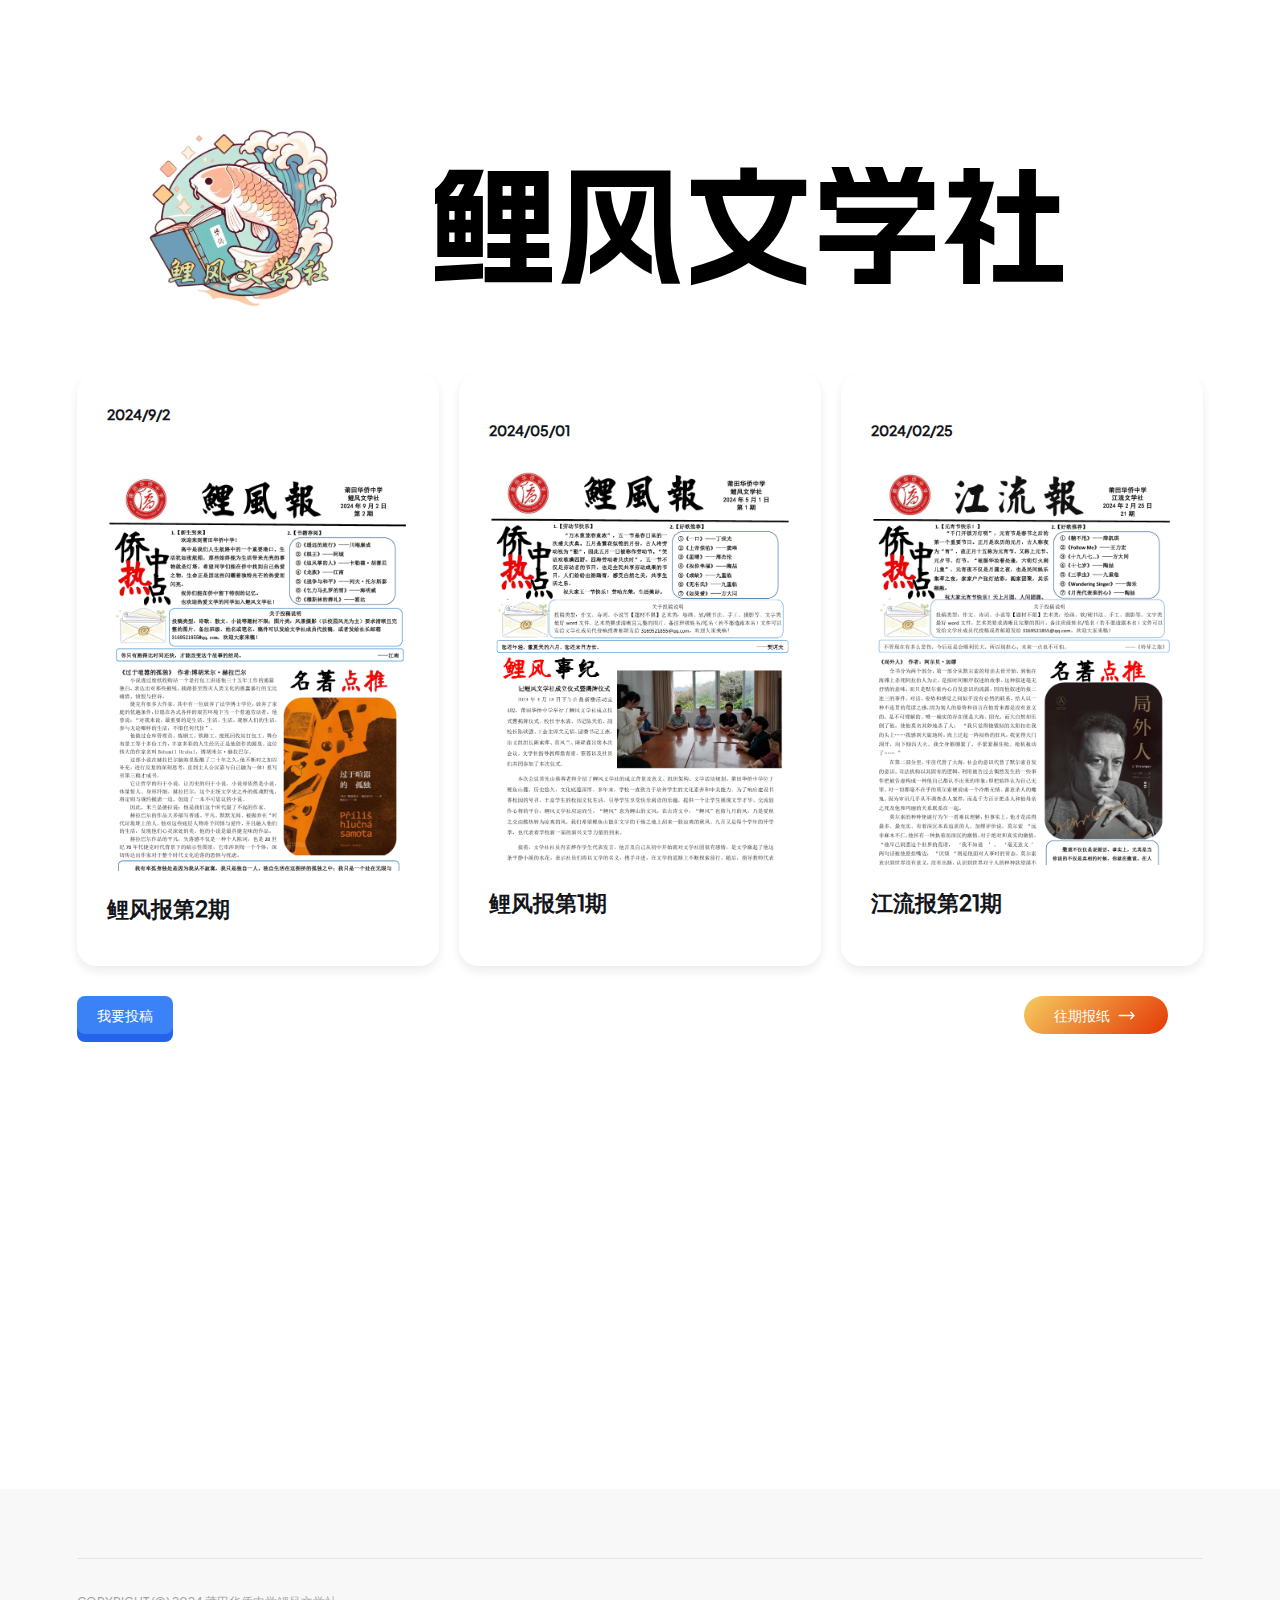
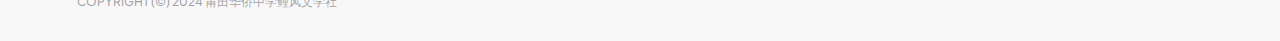
<file: index.html>
<!DOCTYPE html>
    <html>
    <head>
        <meta charset="UTF-8" />
        <meta name="viewport" content="width=device-width, initial-scale=1.0" />
        <meta http-equiv="X-UA-Compatible" content="ie=edge" />
        <title>鲤风文学社</title>
        <meta name="keywords" content="鲤风文学社在线浏览网站">
        <meta name="description" content="鲤风文学社在线浏览网站">
        <link rel="shortcut icon" href="./LFICO.ico">
        <link href="./lib/UePageReset.css" rel="stylesheet"/>
        <link href="./lib/UePage.css" rel="stylesheet"/>
        <link href="./css/index.css" rel="stylesheet"/>
        <script src="./lib/UePage.umd.min.js"></script>
        
    </head>
    <body class="ue-builder-v4">
    <div id="ue-page" data-plugin-json-data="[{&quot;name&quot;:&quot;UEBuilderCursorPlugin&quot;,&quot;data&quot;:{&quot;color&quot;:&quot;#000000&quot;}},{&quot;name&quot;:&quot;UEBuilderPageScrollPlugin&quot;,&quot;data&quot;:{}}]" class="ue-page-fa2f2 page-editor-d6a06"><!----><div id="MBDgoijU" data-layout-name="layoutGroup" class="layout-group-c08f7"><div class="layout-group-inner-wrapper-d86bc"><div id="MBDgoijU-layer-bg-group" class="background-layer-group-d083f layout-group-bg-fcffb"><div id="MBDgoijU-layer-bg" class="layer-page_bg-e0884" data-viewport="xxl"><div class="bg-box-c5cbf"><div id="MBDgoijU-layer-bg-urhtf" class="color-bg-dfdd7 bg-layer-b9970"></div></div></div><!----></div><section class="layout_group-limit_content-bd8af"><section class="layout-container-d811a"><section class="layout-body-f0b12"><section id="DkKlbxwI" data-layout-name="layoutRow" class="page-layout-row-wrapper-f6543"><div class="layout_row-margin_top-e2d5e"></div><div class="page-layout-row-container-dc0ac"><!----><section class="page-layout-row-feee0"><!----><div class="page-layout-row-inner-ab83f"><div id="UwmVWjok" data-layout-name="layoutCol" class="page-layout-col-dom-eaac1" style="position: relative;"><div class="layout-inner-wrapper-c1718 oper-area-UwmVWjok"><div class="enter-animate-aa9db"><!----><!----><div class="layout-col-container-aa69d"><div class="layout-col-inner-e7875"><section id="UvHXCNCN" data-layout-name="layoutBlock" class="page-layout-block-wrapper-c3099"><div class="page-layout-block-container-c2587"><!----><section class="page-layout-block-a29b3"><!----><div class="page-layout-block-inner-abdf7"><section class="layout-text-block-b704c"><div><p></p><div style="text-align: center" class="img_wrapper-eb43b" data-image-effect="" data-effect-option="{}"><div class="image_item-ff7d7" data-image-ratio="auto" data-md-image-ratio="auto" data-size-mode="ratio" data-md-size-mode="ratio" style="--img-w: 1024;--img-h: 1024;--width: 65%;--ratio: 100%;--md-ratio: 100%;"><div class="image_box-c5e00" style="background-image: url(./images/2f8052455ef24de59a81c93c460f08cb.png);"><img src="./images/2f8052455ef24de59a81c93c460f08cb.png" width="1024" height="1024"></div></div></div></div></section></div></section></div></section></div></div></div></div></div><div id="uvODfwtv" data-layout-name="layoutCol" class="page-layout-col-dom-eaac1" style="position: relative;"><div class="layout-inner-wrapper-c1718 oper-area-uvODfwtv"><div class="enter-animate-aa9db"><!----><!----><div class="layout-col-container-aa69d"><div class="layout-col-inner-e7875"><section id="ybTojuuJ" data-layout-name="layoutBlock" class="page-layout-block-wrapper-c3099"><div class="page-layout-block-container-c2587"><!----><section class="page-layout-block-a29b3"><!----><div class="page-layout-block-inner-abdf7"><section class="layout-text-block-b704c"><div><p><strong><span style="color: rgb(0, 0, 0); font-family: 阿里妈妈数黑体-Bold; --font-size: 128px" class="text-128-d7989">鲤风文学社</span></strong></p></div></section></div></section></div></section></div></div></div></div></div></div></section></div><div class="layout_row-margin_bottom-b3e51"></div></section><section id="SOiiqMZU" data-layout-name="layoutRow" class="page-layout-row-wrapper-f6543"><div class="layout_row-margin_top-e2d5e"></div><div class="page-layout-row-container-dc0ac"><!----><section data-animate="zoomIn" class="page-layout-row-feee0"><!----><div class="page-layout-row-inner-ab83f"><div id="UyVIomhx" data-layout-name="layoutCol" class="page-layout-col-dom-eaac1" style="position: relative;"><div class="layout-inner-wrapper-c1718 oper-area-UyVIomhx"><div class="enter-animate-aa9db"><!----><div id="UyVIomhx-layer-bg-group" class="background-layer-group-d083f layout-col-bg-f5eee" data-type="layout-col"><div id="UyVIomhx-layer-bg" class="layer-page_bg-e0884" data-viewport="xxl"><div class="bg-box-c5cbf"><div id="UyVIomhx-layer-bg-wzscy" class="color-bg-dfdd7 bg-layer-b9970"></div></div></div><!----></div><div class="layout-col-container-aa69d"><div class="layout-col-inner-e7875"><section id="kiSsFcIz" data-layout-name="layoutBlock" class="page-layout-block-wrapper-c3099"><div class="page-layout-block-container-c2587"><!----><section class="page-layout-block-a29b3"><!----><div class="page-layout-block-inner-abdf7"><section class="layout-text-block-b704c"><div><div class="grid-layer-cb854" data-config="{&quot;overflow&quot;:&quot;&quot;,&quot;grid&quot;:&quot;1,1-1:1/1/2/2,1/2/2/3&quot;,&quot;mdGrid&quot;:&quot;1,1-1:1/1/2/2,1/2/2/3&quot;,&quot;alignY&quot;:&quot;center&quot;,&quot;width&quot;:&quot;100%&quot;,&quot;gap&quot;:&quot;10px&quot;,&quot;mdGap&quot;:&quot;10px&quot;,&quot;padding&quot;:&quot;&quot;,&quot;radius&quot;:&quot;&quot;,&quot;background&quot;:[],&quot;shadow&quot;:&quot;&quot;}" data-align-y="center"><div class="grid-layer--inner-ef909" style="--grid-template-columns: 1fr 1fr;--grid-template-rows: 1fr;--md-grid-template-columns: 1fr 1fr;--md-grid-template-rows: 1fr;gap: 10px;--md-grid-layer-gap: 10px;width: 100%;background: ;"><div class="grid-item-af6e7" data-config="{&quot;overflow&quot;:&quot;hidden&quot;,&quot;gridArea&quot;:&quot;1 / 1 / 2 / 2&quot;,&quot;mdGridArea&quot;:&quot;1/1/2/2&quot;,&quot;padding&quot;:&quot;0px&quot;,&quot;radius&quot;:&quot;&quot;,&quot;shadow&quot;:&quot;&quot;,&quot;background&quot;:[]}" style="grid-area: 1 / 1 / 2 / 2;--md-grid-layer-item-area: 1/1/2/2;--grid-layer-item-padding: 0px;overflow: hidden;"><div class="grid-item--inner-ae340"><p><strong><span style="color: rgb(20, 21, 26)">2024/9/2</span></strong></p></div></div><div class="grid-item-af6e7" data-config="{&quot;overflow&quot;:&quot;hidden&quot;,&quot;gridArea&quot;:&quot;1 / 2 / 2 / 3&quot;,&quot;mdGridArea&quot;:&quot;1/2/2/3&quot;,&quot;padding&quot;:&quot;0px&quot;,&quot;radius&quot;:&quot;&quot;,&quot;shadow&quot;:&quot;&quot;,&quot;background&quot;:[]}" style="grid-area: 1 / 2 / 2 / 3;--md-grid-layer-item-area: 1/2/2/3;--grid-layer-item-padding: 0px;overflow: hidden;"><div class="grid-item--inner-ae340"><p></p></div></div></div></div></div></section></div></section></div></section><section id="FHGwmCZu" data-layout-name="layoutBlock" class="page-layout-block-wrapper-c3099"><div class="page-layout-block-container-c2587"><!----><section class="page-layout-block-a29b3"><!----><div class="page-layout-block-inner-abdf7"><section class="layout-text-block-b704c"><div><p></p><div style="" class="img_wrapper-eb43b" data-image-effect="" data-effect-option="{}"><div class="image_item-ff7d7" data-image-ratio="3-4" data-md-image-ratio="4-3" data-size-mode="ratio" data-md-size-mode="ratio" data-animate="hoverZoomIn" style="--img-w: 752;--img-h: 1064;--width: 100%;--ratio: 133.3333%;--md-ratio: 75%;--radius: 10px;--md-radius: 10px;"><a class="image_box-c5e00" style="background-image: url(./images/48d490ad8a3b8d9cc53870ead81fe8ff.png);" href="https://nqwq.github.io/File/LF_2.pdf" target="_blank" rel="noopener noreferrer nofollow" data-link-type="link" data-trigger-method="areaColModule"><img src="./images/48d490ad8a3b8d9cc53870ead81fe8ff.png" width="752" height="1064"></a></div></div></div></section></div></section></div></section><section id="IWislPoc" data-layout-name="layoutBlock" class="page-layout-block-wrapper-c3099"><div class="page-layout-block-container-c2587"><!----><section class="page-layout-block-a29b3"><!----><div class="page-layout-block-inner-abdf7"><section class="layout-text-block-b704c"><div><p><strong><span style="color: rgb(20, 21, 26); --font-size: 22px" class="text-22-f5dd2">鲤风报第2期</span></strong></p><div class="editor-divide-block-a1327" style="--divide-block-size: 10px; --divide-block-md-size: 10px"></div></div></section></div></section></div></section></div></div></div></div></div><div id="EOxPQVeP" data-layout-name="layoutCol" class="page-layout-col-dom-eaac1" style="position: relative;"><div class="layout-inner-wrapper-c1718 oper-area-EOxPQVeP"><div class="enter-animate-aa9db"><!----><div id="EOxPQVeP-layer-bg-group" class="background-layer-group-d083f layout-col-bg-f5eee" data-type="layout-col"><div id="EOxPQVeP-layer-bg" class="layer-page_bg-e0884" data-viewport="xxl"><div class="bg-box-c5cbf"><div id="EOxPQVeP-layer-bg-wzscy" class="color-bg-dfdd7 bg-layer-b9970"></div></div></div><!----></div><div class="layout-col-container-aa69d"><div class="layout-col-inner-e7875"><section id="jyMDmAaF" data-layout-name="layoutBlock" class="page-layout-block-wrapper-c3099"><div class="page-layout-block-container-c2587"><!----><section class="page-layout-block-a29b3"><!----><div class="page-layout-block-inner-abdf7"><section class="layout-text-block-b704c"><div><div class="grid-layer-cb854" data-config="{&quot;overflow&quot;:&quot;&quot;,&quot;grid&quot;:&quot;1,1-1:1/1/2/2,1/2/2/3&quot;,&quot;mdGrid&quot;:&quot;1,1-1:1/1/2/2,1/2/2/3&quot;,&quot;alignY&quot;:&quot;center&quot;,&quot;width&quot;:&quot;100%&quot;,&quot;gap&quot;:&quot;10px&quot;,&quot;mdGap&quot;:&quot;10px&quot;,&quot;padding&quot;:&quot;&quot;,&quot;radius&quot;:&quot;&quot;,&quot;background&quot;:[],&quot;shadow&quot;:&quot;&quot;}" data-align-y="center"><div class="grid-layer--inner-ef909" style="--grid-template-columns: 1fr 1fr;--grid-template-rows: 1fr;--md-grid-template-columns: 1fr 1fr;--md-grid-template-rows: 1fr;gap: 10px;--md-grid-layer-gap: 10px;width: 100%;background: ;"><div class="grid-item-af6e7" data-config="{&quot;overflow&quot;:&quot;hidden&quot;,&quot;gridArea&quot;:&quot;1 / 1 / 2 / 2&quot;,&quot;mdGridArea&quot;:&quot;1/1/2/2&quot;,&quot;padding&quot;:&quot;0px&quot;,&quot;radius&quot;:&quot;&quot;,&quot;shadow&quot;:&quot;&quot;,&quot;background&quot;:[]}" style="grid-area: 1 / 1 / 2 / 2;--md-grid-layer-item-area: 1/1/2/2;--grid-layer-item-padding: 0px;overflow: hidden;"><div class="grid-item--inner-ae340"><p><strong><span style="color: rgb(20, 21, 26)">2024/05/01</span></strong></p></div></div><div class="grid-item-af6e7" data-config="{&quot;overflow&quot;:&quot;hidden&quot;,&quot;gridArea&quot;:&quot;1 / 2 / 2 / 3&quot;,&quot;mdGridArea&quot;:&quot;1/2/2/3&quot;,&quot;padding&quot;:&quot;0px&quot;,&quot;radius&quot;:&quot;&quot;,&quot;shadow&quot;:&quot;&quot;,&quot;background&quot;:[]}" style="grid-area: 1 / 2 / 2 / 3;--md-grid-layer-item-area: 1/2/2/3;--grid-layer-item-padding: 0px;overflow: hidden;"><div class="grid-item--inner-ae340"><p></p></div></div></div></div></div></section></div></section></div></section><section id="gQnmPQLV" data-layout-name="layoutBlock" class="page-layout-block-wrapper-c3099"><div class="page-layout-block-container-c2587"><!----><section class="page-layout-block-a29b3"><!----><div class="page-layout-block-inner-abdf7"><section class="layout-text-block-b704c"><div><div style="" class="img_wrapper-eb43b" data-image-effect="" data-effect-option="{}"><div class="image_item-ff7d7" data-image-ratio="3-4" data-md-image-ratio="4-3" data-size-mode="ratio" data-md-size-mode="ratio" data-animate="hoverZoomIn" style="--img-w: 750;--img-h: 1062;--width: 100%;--ratio: 133.3333%;--md-ratio: 75%;--radius: 10px;--md-radius: 10px;"><a class="image_box-c5e00" style="background-image: url(./images/5520d62e97c2f940cea620c307ba9f25.png);" href="https://nqwq.github.io/File/LF_1.pdf" target="_blank" rel="noopener noreferrer nofollow" data-link-type="link" data-trigger-method="areaColModule"><img src="./images/5520d62e97c2f940cea620c307ba9f25.png" width="750" height="1062"></a></div></div></div></section></div></section></div></section><section id="gcTfshdr" data-layout-name="layoutBlock" class="page-layout-block-wrapper-c3099"><div class="page-layout-block-container-c2587"><!----><section class="page-layout-block-a29b3"><!----><div class="page-layout-block-inner-abdf7"><section class="layout-text-block-b704c"><div><p><strong><span style="color: rgb(20, 21, 26); --font-size: 22px" class="text-22-f5dd2">鲤风报第1期</span></strong></p></div></section></div></section></div></section></div></div></div></div></div><div id="KpWutVtq" data-layout-name="layoutCol" class="page-layout-col-dom-eaac1" style="position: relative;"><div class="layout-inner-wrapper-c1718 oper-area-KpWutVtq"><div class="enter-animate-aa9db"><!----><div id="KpWutVtq-layer-bg-group" class="background-layer-group-d083f layout-col-bg-f5eee" data-type="layout-col"><div id="KpWutVtq-layer-bg" class="layer-page_bg-e0884" data-viewport="xxl"><div class="bg-box-c5cbf"><div id="KpWutVtq-layer-bg-wzscy" class="color-bg-dfdd7 bg-layer-b9970"></div></div></div><!----></div><div class="layout-col-container-aa69d"><div class="layout-col-inner-e7875"><section id="Krbywzhy" data-layout-name="layoutBlock" class="page-layout-block-wrapper-c3099"><div class="page-layout-block-container-c2587"><!----><section class="page-layout-block-a29b3"><!----><div class="page-layout-block-inner-abdf7"><section class="layout-text-block-b704c"><div><div class="grid-layer-cb854" data-config="{&quot;overflow&quot;:&quot;&quot;,&quot;grid&quot;:&quot;1,1-1:1/1/2/2,1/2/2/3&quot;,&quot;mdGrid&quot;:&quot;1,1-1:1/1/2/2,1/2/2/3&quot;,&quot;alignY&quot;:&quot;center&quot;,&quot;width&quot;:&quot;100%&quot;,&quot;gap&quot;:&quot;10px&quot;,&quot;mdGap&quot;:&quot;10px&quot;,&quot;padding&quot;:&quot;&quot;,&quot;radius&quot;:&quot;&quot;,&quot;background&quot;:[],&quot;shadow&quot;:&quot;&quot;}" data-align-y="center"><div class="grid-layer--inner-ef909" style="--grid-template-columns: 1fr 1fr;--grid-template-rows: 1fr;--md-grid-template-columns: 1fr 1fr;--md-grid-template-rows: 1fr;gap: 10px;--md-grid-layer-gap: 10px;width: 100%;background: ;"><div class="grid-item-af6e7" data-config="{&quot;overflow&quot;:&quot;hidden&quot;,&quot;gridArea&quot;:&quot;1 / 1 / 2 / 2&quot;,&quot;mdGridArea&quot;:&quot;1/1/2/2&quot;,&quot;padding&quot;:&quot;0px&quot;,&quot;radius&quot;:&quot;&quot;,&quot;shadow&quot;:&quot;&quot;,&quot;background&quot;:[]}" style="grid-area: 1 / 1 / 2 / 2;--md-grid-layer-item-area: 1/1/2/2;--grid-layer-item-padding: 0px;overflow: hidden;"><div class="grid-item--inner-ae340"><p><strong><span style="color: rgb(20, 21, 26)">2024/02/25</span></strong></p></div></div><div class="grid-item-af6e7" data-config="{&quot;overflow&quot;:&quot;hidden&quot;,&quot;gridArea&quot;:&quot;1 / 2 / 2 / 3&quot;,&quot;mdGridArea&quot;:&quot;1/2/2/3&quot;,&quot;padding&quot;:&quot;0px&quot;,&quot;radius&quot;:&quot;&quot;,&quot;shadow&quot;:&quot;&quot;,&quot;background&quot;:[]}" style="grid-area: 1 / 2 / 2 / 3;--md-grid-layer-item-area: 1/2/2/3;--grid-layer-item-padding: 0px;overflow: hidden;"><div class="grid-item--inner-ae340"><p></p></div></div></div></div></div></section></div></section></div></section><section id="qzPBZRcs" data-layout-name="layoutBlock" class="page-layout-block-wrapper-c3099"><div class="page-layout-block-container-c2587"><!----><section class="page-layout-block-a29b3"><!----><div class="page-layout-block-inner-abdf7"><section class="layout-text-block-b704c"><div><div style="" class="img_wrapper-eb43b" data-image-effect="" data-effect-option="{}"><div class="image_item-ff7d7" data-image-ratio="3-4" data-md-image-ratio="4-3" data-size-mode="ratio" data-md-size-mode="ratio" data-animate="hoverZoomIn" style="--img-w: 752;--img-h: 1062;--width: 100%;--ratio: 133.3333%;--md-ratio: 75%;--radius: 10px;--md-radius: 10px;"><a class="image_box-c5e00" style="background-image: url(./images/a1637715dd566d93a42852f0043c6a2c.png);" href="https://nqwq.github.io/File/JL_21.pdf" target="_blank" rel="noopener noreferrer nofollow" data-link-type="link" data-trigger-method="areaColModule"><img src="./images/a1637715dd566d93a42852f0043c6a2c.png" width="752" height="1062"></a></div></div></div></section></div></section></div></section><section id="bkhnAqVC" data-layout-name="layoutBlock" class="page-layout-block-wrapper-c3099"><div class="page-layout-block-container-c2587"><!----><section class="page-layout-block-a29b3"><!----><div class="page-layout-block-inner-abdf7"><section class="layout-text-block-b704c"><div><p><strong><span style="color: rgb(20, 21, 26); --font-size: 22px" class="text-22-f5dd2">江流报第21期</span></strong></p></div></section></div></section></div></section></div></div></div></div></div></div></section></div><div class="layout_row-margin_bottom-b3e51"></div></section><section id="vvjnVIwM" data-layout-name="layoutRow" class="page-layout-row-wrapper-f6543"><div class="layout_row-margin_top-e2d5e"></div><div class="page-layout-row-container-dc0ac"><!----><section class="page-layout-row-feee0"><!----><div class="page-layout-row-inner-ab83f"><div id="UszqVHUm" data-layout-name="layoutCol" class="page-layout-col-dom-eaac1" style="position: relative;"><div class="layout-inner-wrapper-c1718 oper-area-UszqVHUm"><div class="enter-animate-aa9db"><!----><!----><div class="layout-col-container-aa69d"><div class="layout-col-inner-e7875"><section id="ZoVimoLb" data-layout-name="layoutBlock" class="page-layout-block-wrapper-c3099"><div class="page-layout-block-container-c2587"><!----><section class="page-layout-block-a29b3"><!----><div class="page-layout-block-inner-abdf7"><section class="layout-text-block-b704c"><div><div class="btn-row-c58e4" isediting="false" style="--btn-row-gap: 1em"><div class="btn-list-a1de5"><a class="btn-ece02" href="https://Nqwq.github.io/Upload.html" target="_blank" data-theme="custom" data-link-type="link" style="--padding: 8px 20px;--color: rgb(255, 255, 255);--box-shadow: 0px 8px 0px 0 rgb(37, 99, 235);--hover-box-shadow: 0 6px 0px 0 rgb(37, 99, 235);--border-radius: 8px;--background: rgb(59, 130, 246);"><div class="btn-text-d97c4">我要投稿</div></a></div></div></div></section></div></section></div></section></div></div></div></div></div><div id="HicVyIim" data-layout-name="layoutCol" class="page-layout-col-dom-eaac1" style="position: relative;"><div class="layout-inner-wrapper-c1718 oper-area-HicVyIim"><div class="enter-animate-aa9db"><!----><!----><div class="layout-col-container-aa69d"><div class="layout-col-inner-e7875"><section id="rgayajdv" data-layout-name="layoutBlock" class="page-layout-block-wrapper-c3099"><div class="page-layout-block-container-c2587"><!----><section class="page-layout-block-a29b3"><!----><div class="page-layout-block-inner-abdf7"><section class="layout-text-block-b704c"><div><p></p></div></section></div></section></div></section></div></div></div></div></div><div id="WlzfPanx" data-layout-name="layoutCol" class="page-layout-col-dom-eaac1" style="position: relative;"><div class="layout-inner-wrapper-c1718 oper-area-WlzfPanx"><div class="enter-animate-aa9db"><!----><!----><div class="layout-col-container-aa69d"><div class="layout-col-inner-e7875"><section id="cacYkdIS" data-layout-name="layoutBlock" class="page-layout-block-wrapper-c3099"><div class="page-layout-block-container-c2587"><!----><section class="page-layout-block-a29b3"><!----><div class="page-layout-block-inner-abdf7"><section class="layout-text-block-b704c"><div><p></p></div></section></div></section></div></section></div></div></div></div></div><div id="eNjQsCXa" data-layout-name="layoutCol" class="page-layout-col-dom-eaac1" style="position: relative;"><div class="layout-inner-wrapper-c1718 oper-area-eNjQsCXa"><div class="enter-animate-aa9db"><!----><!----><div class="layout-col-container-aa69d"><div class="layout-col-inner-e7875"><section id="nRaTmvdX" data-layout-name="layoutBlock" class="page-layout-block-wrapper-c3099"><div class="page-layout-block-container-c2587"><!----><section class="page-layout-block-a29b3"><!----><div class="page-layout-block-inner-abdf7"><section class="layout-text-block-b704c"><div><p></p></div></section></div></section></div></section></div></div></div></div></div><div id="GQXOzIiB" data-layout-name="layoutCol" class="page-layout-col-dom-eaac1" style="position: relative;"><div class="layout-inner-wrapper-c1718 oper-area-GQXOzIiB"><div class="enter-animate-aa9db"><!----><!----><div class="layout-col-container-aa69d"><div class="layout-col-inner-e7875"><section id="jUEsqMGA" data-layout-name="layoutBlock" class="page-layout-block-wrapper-c3099"><div class="page-layout-block-container-c2587"><!----><section class="page-layout-block-a29b3"><!----><div class="page-layout-block-inner-abdf7"><section class="layout-text-block-b704c"><div><p></p></div></section></div></section></div></section></div></div></div></div></div><div id="OkZbBuyK" data-layout-name="layoutCol" class="page-layout-col-dom-eaac1" style="position: relative;"><div class="layout-inner-wrapper-c1718 oper-area-OkZbBuyK"><div class="enter-animate-aa9db"><!----><!----><div class="layout-col-container-aa69d"><div class="layout-col-inner-e7875"><section id="nKqADmBk" data-layout-name="layoutBlock" class="page-layout-block-wrapper-c3099"><div class="page-layout-block-container-c2587"><!----><section class="page-layout-block-a29b3"><!----><div class="page-layout-block-inner-abdf7"><section class="layout-text-block-b704c"><div><div class="btn-row-c58e4" isediting="false" style="--btn-row-gap: 1em"><div class="btn-list-a1de5"><a class="btn-ece02" href="https://nqwq.github.io/history/index.html" target="_self" data-theme="custom" data-link-type="link" style="--padding: 8px 30px;--color: #ffffff;--hover-box-shadow: 0 5px 10px 0 rgba(255, 96, 0, 0.3);--border-radius: 100px;--background: linear-gradient(135deg, rgb(245, 203, 96) 0%, rgb(228, 57, 5) 100%);--hover-background: linear-gradient(135deg, rgb(255, 166, 46) 0%, #ea4d2c 100%);"><div class="btn-text-d97c4">往期报纸</div><dotlottie-player style="--lottie-player-path-fill: currentColor; --lottie-player-path-stroke: currentColor;" lottietype="btnIcon" src="./lottie/system-regular-161-trending-flat.lottie" mode="normal" loop="false" class="btn-after-lottie-icon-e8f82 btn-icon-a4b75"></dotlottie-player></a></div></div></div></section></div></section></div></section></div></div></div></div></div></div></section></div><div class="layout_row-margin_bottom-b3e51"></div></section></section></section></section></div></div><div id="pGkMKVyV" data-effect="imageAnimate" data-layout-name="layoutGroup" class="layout-group-c08f7"><div class="layout-group-inner-wrapper-d86bc"><div id="pGkMKVyV-layer-bg-group" class="background-layer-group-d083f layout-group-bg-fcffb"><div id="pGkMKVyV-layer-bg" class="layer-page_bg-e0884" data-viewport="xxl"><div class="bg-box-c5cbf"><div id="pGkMKVyV-layer-bg-gakis" class="color-bg-dfdd7 bg-layer-b9970"></div></div></div><!----></div><section class="layout_group-limit_content-bd8af"><section class="layout-container-d811a"><section class="layout-body-f0b12"><section id="ntcQyZIz" data-layout-name="layoutRow" class="page-layout-row-wrapper-f6543"><div class="layout_row-margin_top-e2d5e"></div><div class="page-layout-row-container-dc0ac"><!----><section data-animate="fadeInUp" class="page-layout-row-feee0"><!----><div class="page-layout-row-inner-ab83f"><div id="BVyYkyZg" data-layout-name="layoutCol" class="page-layout-col-dom-eaac1" style="position: relative;"><div class="layout-inner-wrapper-c1718 oper-area-BVyYkyZg"><div class="enter-animate-aa9db"><!----><!----><div class="layout-col-container-aa69d"><div class="layout-col-inner-e7875"><section id="mXaCzxrP" data-layout-name="layoutBlock" class="page-layout-block-wrapper-c3099"><div class="page-layout-block-container-c2587"><!----><section class="page-layout-block-a29b3"><!----><div class="page-layout-block-inner-abdf7"><section class="layout-text-block-b704c"><div><p><strong><span style="color: rgb(20, 21, 26); --font-size: 48px; line-height: 1.25" class="text-48-d26d5">Contact us</span></strong></p><p></p><p><strong><span style="color: rgb(20, 21, 26); --font-size: 48px; line-height: 1.25" class="text-48-d26d5">联系我们</span></strong></p><div class="editor-divide-block-a1327" style="--divide-block-size: 20px; --divide-block-md-size: 20px"></div></div></section></div></section></div></section></div></div></div></div></div><div id="EMaoqWQW" data-layout-name="layoutCol" class="page-layout-col-dom-eaac1" style="position: relative;"><div class="layout-inner-wrapper-c1718 oper-area-EMaoqWQW"><div class="enter-animate-aa9db"><!----><!----><div class="layout-col-container-aa69d"><div class="layout-col-inner-e7875"><section id="ryaSkWkg" data-layout-name="layoutBlock" class="page-layout-block-wrapper-c3099"><div class="page-layout-block-container-c2587"><!----><section class="page-layout-block-a29b3"><!----><div class="page-layout-block-inner-abdf7"><section class="layout-text-block-b704c"><div><div class="lottie-wrapper-acffe" data-url="./lottie/system-regular-89-location.lottie" data-trigger="hover"><div class="lottie-box-c820d" style="width: 30px;color: rgb(20, 21, 26);--lottie-w: 500;--lottie-h: 500;"><div class="lottie-viewer-b3011" style=""><dotlottie-player mode="normal" loop="false" src="./lottie/system-regular-89-location.lottie" lottietype="btnIcon" style="--lottie-player-path-fill: currentColor; --lottie-player-path-stroke: currentColor;"></dotlottie-player></div></div></div><p></p><p><strong><span style="color: rgb(20, 21, 26); font-family: null; --font-size: 18px" class="text-18-cf866">社团地址</span></strong></p><div class="editor-divide-block-a1327" style="--divide-block-size: 16px; --divide-block-md-size: 20px"></div><p><strong><span style="color: rgb(0, 0, 0); --font-size: 20px" class="text-20-e283b">莆田华侨中学鼎新楼403</span></strong></p></div></section></div></section></div></section></div></div></div></div></div><div id="SptjhhsA" data-layout-name="layoutCol" class="page-layout-col-dom-eaac1" style="position: relative;"><div class="layout-inner-wrapper-c1718 oper-area-SptjhhsA"><div class="enter-animate-aa9db"><!----><!----><div class="layout-col-container-aa69d"><div class="layout-col-inner-e7875"><section id="WDswCJdB" data-layout-name="layoutBlock" class="page-layout-block-wrapper-c3099"><div class="page-layout-block-container-c2587"><!----><section class="page-layout-block-a29b3"><!----><div class="page-layout-block-inner-abdf7"><section class="layout-text-block-b704c"><div><div class="lottie-wrapper-acffe" data-url="./lottie/system-regular-47-chat.lottie" data-trigger="hover"><div class="lottie-box-c820d" style="width: 30px;--lottie-w: 500;--lottie-h: 500;"><div class="lottie-viewer-b3011" style=""><dotlottie-player mode="normal" loop="false" src="./lottie/system-regular-47-chat.lottie" style=""></dotlottie-player></div></div></div><p></p><p><strong><span style="color: rgb(20, 21, 26); font-family: null; --font-size: 18px" class="text-18-cf866">社长QQ</span></strong></p><div class="editor-divide-block-a1327" style="--divide-block-size: 16px; --divide-block-md-size: 20px"></div><p><span style="color: rgb(20, 21, 26); --font-size: 20px" class="text-20-e283b">3169521855</span></p></div></section></div></section></div></section></div></div></div></div></div><div id="DXnQEIgV" data-layout-name="layoutCol" class="page-layout-col-dom-eaac1" style="position: relative;"><div class="layout-inner-wrapper-c1718 oper-area-DXnQEIgV"><div class="enter-animate-aa9db"><!----><!----><div class="layout-col-container-aa69d"><div class="layout-col-inner-e7875"><section id="FnTkoWnN" data-layout-name="layoutBlock" class="page-layout-block-wrapper-c3099"><div class="page-layout-block-container-c2587"><!----><section class="page-layout-block-a29b3"><!----><div class="page-layout-block-inner-abdf7"><section class="layout-text-block-b704c"><div><div class="lottie-wrapper-acffe" data-url="./lottie/system-regular-41-home.lottie" data-trigger="hover"><div class="lottie-box-c820d" style="width: 30px;--lottie-w: 500;--lottie-h: 500;"><div class="lottie-viewer-b3011" style=""><dotlottie-player mode="normal" loop="false" src="./lottie/system-regular-41-home.lottie" style=""></dotlottie-player></div></div></div><p></p><p><strong><span style="color: rgb(20, 21, 26); font-family: null; --font-size: 18px" class="text-18-cf866">投稿邮箱</span></strong></p><div class="editor-divide-block-a1327" style="--divide-block-size: 16px; --divide-block-md-size: 20px"></div><p><span style="color: rgb(20, 21, 26); --font-size: 20px" class="text-20-e283b">3169521855@qq.com</span></p></div></section></div></section></div></section></div></div></div></div></div></div></section></div><div class="layout_row-margin_bottom-b3e51"></div></section></section></section></section></div></div><div id="ZCzZYvrc" data-key="底部" data-layout-name="layoutGroup" class="layout-group-c08f7"><div class="layout-group-inner-wrapper-d86bc"><div id="ZCzZYvrc-layer-bg-group" class="background-layer-group-d083f layout-group-bg-fcffb"><div id="ZCzZYvrc-layer-bg" class="layer-page_bg-e0884" data-viewport="xxl"><div class="bg-box-c5cbf"><div id="ZCzZYvrc-layer-bg-nulsf" class="color-bg-dfdd7 bg-layer-b9970"></div></div></div><!----></div><section class="layout_group-limit_content-bd8af"><section class="layout-container-d811a"><section class="layout-body-f0b12"><section id="bHwxFAyo" data-layout-name="layoutRow" class="page-layout-row-wrapper-f6543"><div class="layout_row-margin_top-e2d5e"></div><div class="page-layout-row-container-dc0ac"><!----><section class="page-layout-row-feee0"><!----><div class="page-layout-row-inner-ab83f"><div id="gRHXKuFn" data-layout-name="layoutCol" class="page-layout-col-dom-eaac1" style="position: relative;"><div class="layout-inner-wrapper-c1718 oper-area-gRHXKuFn"><div class="enter-animate-aa9db"><!----><!----><div class="layout-col-container-aa69d"><div class="layout-col-inner-e7875"><section id="RZatgRBv" data-layout-name="layoutBlock" class="page-layout-block-wrapper-c3099"><div class="page-layout-block-container-c2587"><!----><section class="page-layout-block-a29b3"><!----><div class="page-layout-block-inner-abdf7"><section class="layout-divider-block-c080b" style="--divider-color: rgba(20, 21, 26, 0.08);"><div class="divider-inner-d6a43"><div class="divider-line-f4a0d"></div></div></section></div></section></div></section></div></div></div></div></div></div></section></div><div class="layout_row-margin_bottom-b3e51"></div></section><section id="wGhQLJKv" data-layout-name="layoutRow" class="page-layout-row-wrapper-f6543"><div class="layout_row-margin_top-e2d5e"></div><div class="page-layout-row-container-dc0ac"><!----><section class="page-layout-row-feee0"><!----><div class="page-layout-row-inner-ab83f"><div id="KYwpfZUb" data-layout-name="layoutCol" class="page-layout-col-dom-eaac1" style="position: relative;"><div class="layout-inner-wrapper-c1718 oper-area-KYwpfZUb"><div class="enter-animate-aa9db"><!----><!----><div class="layout-col-container-aa69d"><div class="layout-col-inner-e7875"><section id="ccenUtbi" data-layout-name="layoutBlock" class="page-layout-block-wrapper-c3099"><div class="page-layout-block-container-c2587"><!----><section class="page-layout-block-a29b3"><!----><div class="page-layout-block-inner-abdf7"><section class="layout-text-block-b704c"><div><p><span style="color: rgba(20, 21, 26, 0.4); --font-size: 12px; line-height: 1" class="text-12-a906e">COPYRIGHT (©) 2024 莆田华侨中学鲤风文学社</span></p></div></section></div></section></div></section></div></div></div></div></div></div></section></div><div class="layout_row-margin_bottom-b3e51"></div></section></section></section></section></div></div></div>
    </body>
    <script>
    new UePage().init({
        initForm: {
            getCodeImgUrl() {
                return "[data-uri]";
            },
            formSubmit: () => {
                return Promise.resolve();
            },
        },
    });
    </script>
</file>
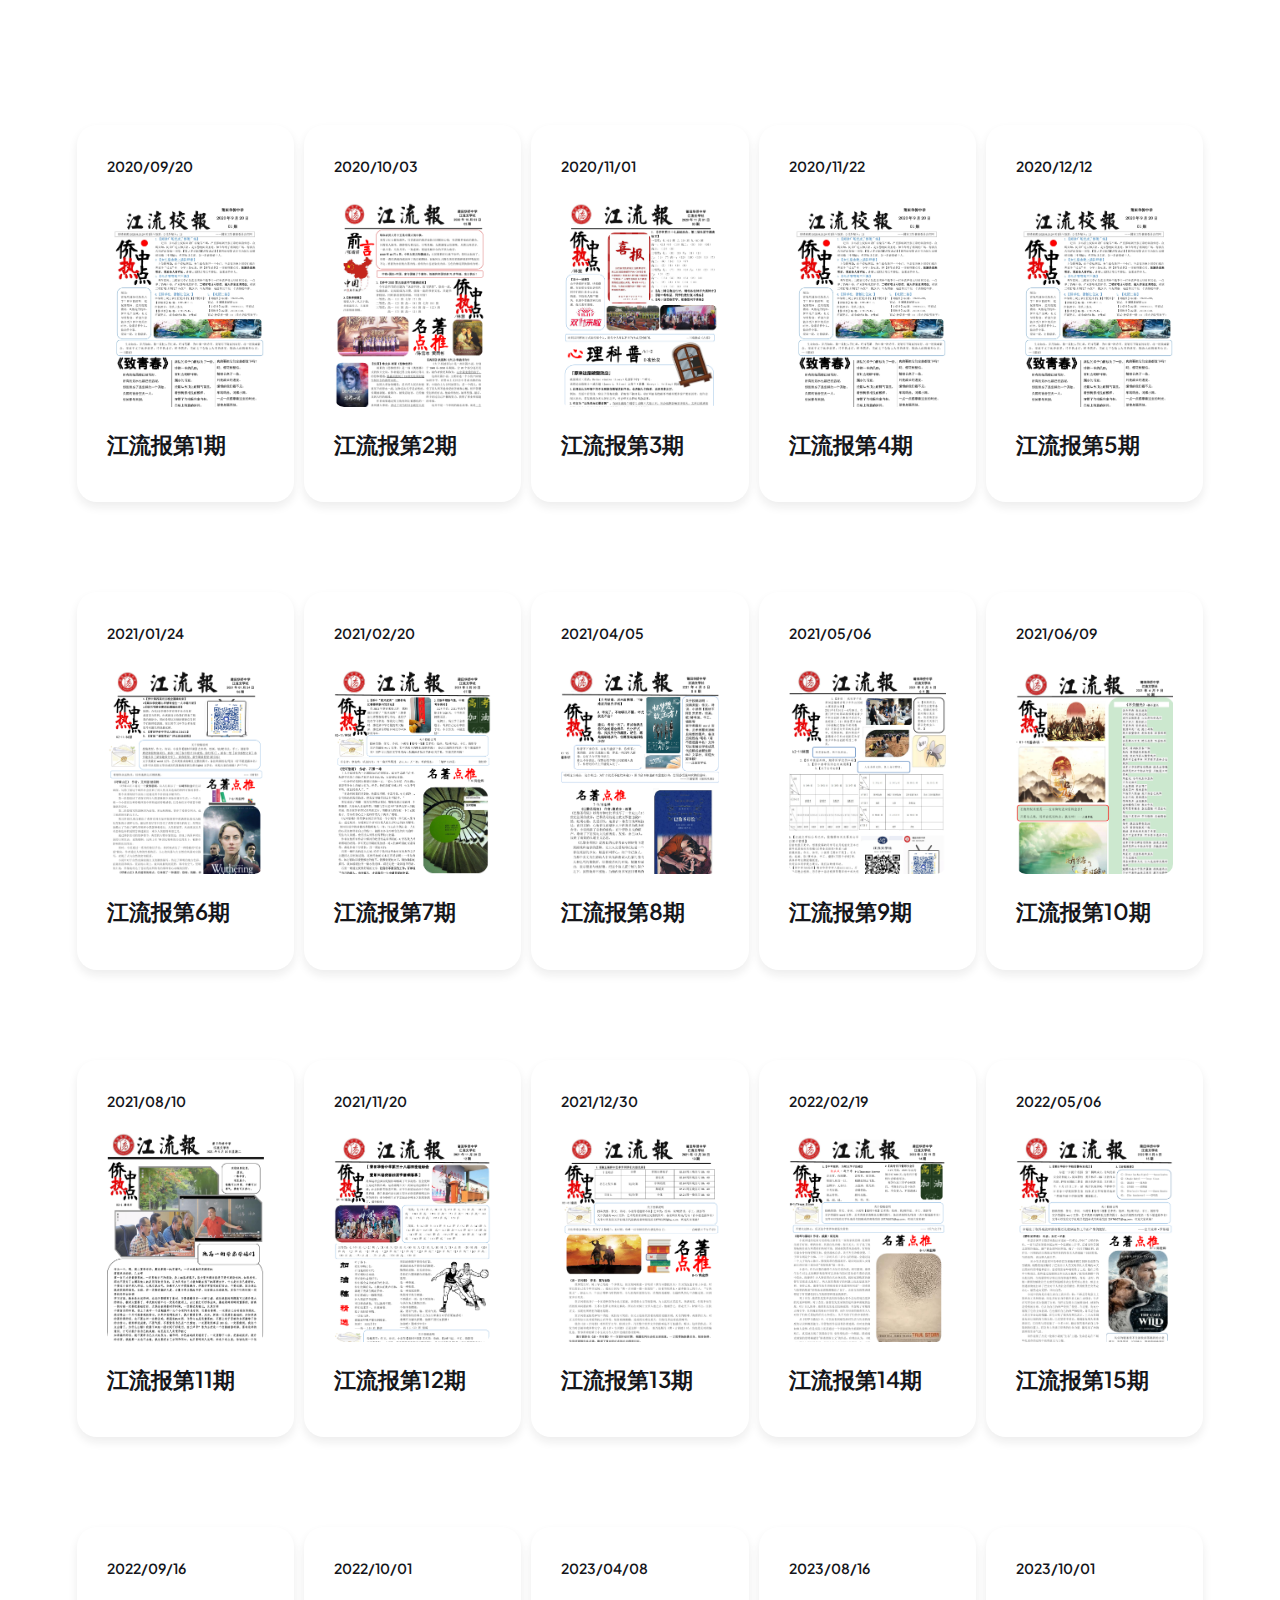
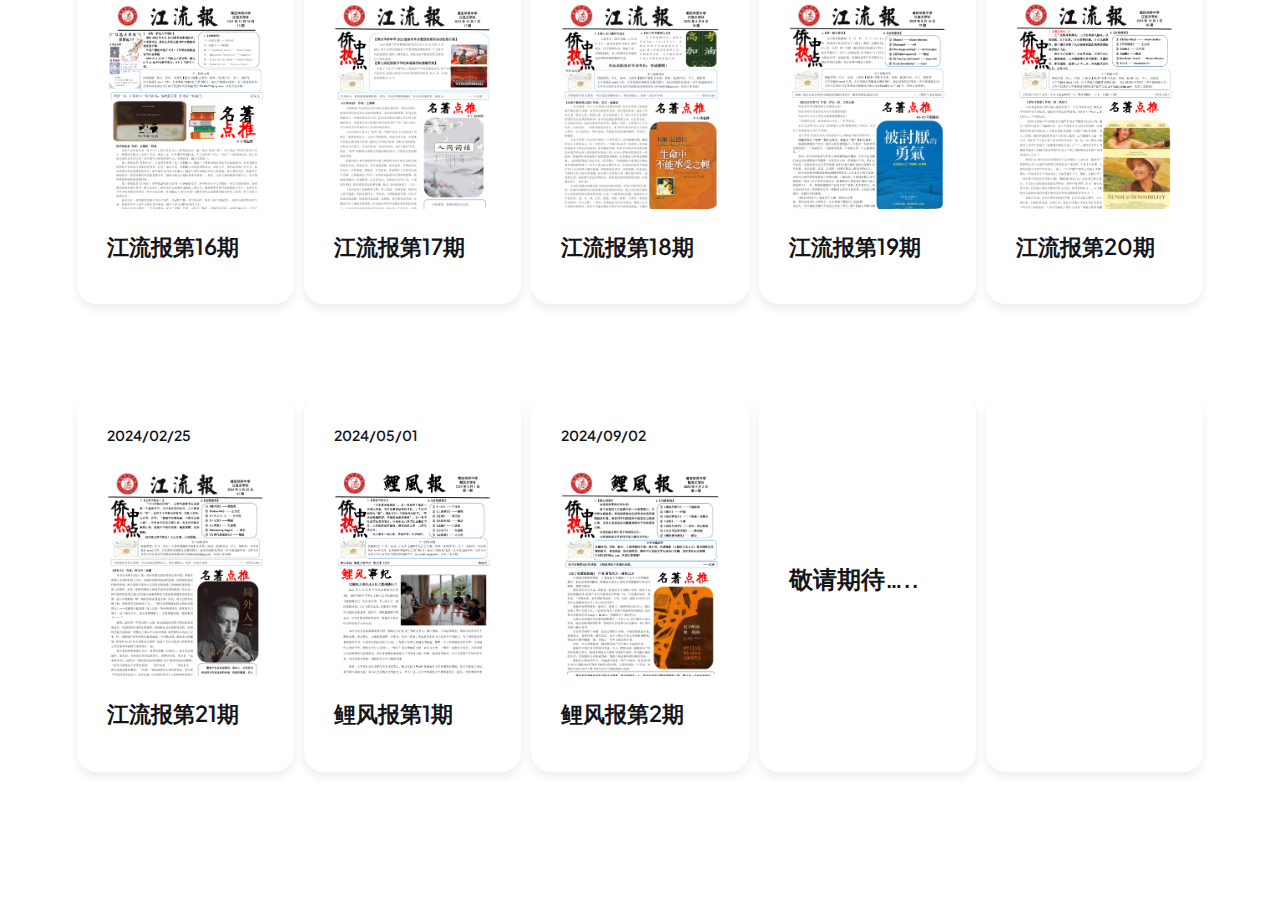
<file: history/index.html>
<!DOCTYPE html>
    <html>
    <head>
        <meta charset="UTF-8" />
        <meta name="viewport" content="width=device-width, initial-scale=1.0" />
        <meta http-equiv="X-UA-Compatible" content="ie=edge" />
        <title>往期报纸</title>
        <meta name="keywords" content="鲤风文学社在线浏览网站">
        <meta name="description" content="鲤风文学社在线浏览网站">
        <link rel="shortcut icon" href="./LFICO.ico">
        <link href="./lib/UePageReset.css" rel="stylesheet"/>
        <link href="./lib/UePage.css" rel="stylesheet"/>
        <link href="./css/index.css" rel="stylesheet"/>
        <script src="./lib/UePage.umd.min.js"></script>
        
    </head>
    <body class="ue-builder-v4">
    <div id="ue-page" class="ue-page-fa2f2 page-editor-d6a06"><!----><div id="vzOLwRJY" data-layout-name="layoutGroup" class="layout-group-c08f7"><div class="layout-group-inner-wrapper-d86bc"><!----><section class="layout_group-limit_content-bd8af"><section class="layout-container-d811a"><section class="layout-body-f0b12"><section id="NpTFbfWa" data-layout-name="layoutRow" class="page-layout-row-wrapper-f6543"><div class="layout_row-margin_top-e2d5e"></div><div class="page-layout-row-container-dc0ac"><!----><section class="page-layout-row-feee0"><!----><div class="page-layout-row-inner-ab83f"><div id="boqUuoly" data-layout-name="layoutCol" class="page-layout-col-dom-eaac1" style="position: relative;"><div class="layout-inner-wrapper-c1718 oper-area-boqUuoly"><div class="enter-animate-aa9db"><!----><div id="boqUuoly-layer-bg-group" class="background-layer-group-d083f layout-col-bg-f5eee" data-type="layout-col"><div id="boqUuoly-layer-bg" class="layer-page_bg-e0884" data-viewport="xxl"><div class="bg-box-c5cbf"><div id="boqUuoly-layer-bg-wzscy" class="color-bg-dfdd7 bg-layer-b9970"></div></div></div><!----></div><div class="layout-col-container-aa69d"><div class="layout-col-inner-e7875"><section id="SifSgkOe" data-layout-name="layoutBlock" class="page-layout-block-wrapper-c3099"><div class="page-layout-block-container-c2587"><!----><section class="page-layout-block-a29b3"><!----><div class="page-layout-block-inner-abdf7"><section class="layout-text-block-b704c"><div><p><strong><span style="color: rgb(20, 21, 26)">2020/09/20</span></strong></p></div></section></div></section></div></section><section id="mOpOGKhr" data-layout-name="layoutBlock" class="page-layout-block-wrapper-c3099"><div class="page-layout-block-container-c2587"><!----><section class="page-layout-block-a29b3"><!----><div class="page-layout-block-inner-abdf7"><section class="layout-text-block-b704c"><div><div style="" class="img_wrapper-eb43b" data-image-effect="" data-effect-option="{}"><div class="image_item-ff7d7" data-image-ratio="3-4" data-md-image-ratio="4-3" data-size-mode="ratio" data-md-size-mode="ratio" data-animate="hoverZoomIn" style="--img-w: 750;--img-h: 1065;--width: 100%;--ratio: 133.3333%;--md-ratio: 75%;--radius: 10px;--md-radius: 10px;"><a class="image_box-c5e00" style="background-image: url(./images/4d97b77ad56b25053979f7310a71bd31.png);" href="https://Nqwq.github.io/File/JL_1.pdf" target="_blank" rel="noopener noreferrer nofollow" data-link-type="link" data-trigger-method="areaColModule"><img src="./images/4d97b77ad56b25053979f7310a71bd31.png" width="750" height="1065"></a></div></div></div></section></div></section></div></section><section id="CdzttfhF" data-layout-name="layoutBlock" class="page-layout-block-wrapper-c3099"><div class="page-layout-block-container-c2587"><!----><section class="page-layout-block-a29b3"><!----><div class="page-layout-block-inner-abdf7"><section class="layout-text-block-b704c"><div><p><strong><span style="color: rgb(20, 21, 26); --font-size: 22px" class="text-22-f5dd2">江流报第1期</span></strong></p><div class="editor-divide-block-a1327" style="--divide-block-size: 10px; --divide-block-md-size: 10px"></div></div></section></div></section></div></section></div></div></div></div></div><div id="BknjzrYV" data-layout-name="layoutCol" class="page-layout-col-dom-eaac1" style="position: relative;"><div class="layout-inner-wrapper-c1718 oper-area-BknjzrYV"><div class="enter-animate-aa9db"><!----><div id="BknjzrYV-layer-bg-group" class="background-layer-group-d083f layout-col-bg-f5eee" data-type="layout-col"><div id="BknjzrYV-layer-bg" class="layer-page_bg-e0884" data-viewport="xxl"><div class="bg-box-c5cbf"><div id="BknjzrYV-layer-bg-wzscy" class="color-bg-dfdd7 bg-layer-b9970"></div></div></div><!----></div><div class="layout-col-container-aa69d"><div class="layout-col-inner-e7875"><section id="CZdnwAkX" data-layout-name="layoutBlock" class="page-layout-block-wrapper-c3099"><div class="page-layout-block-container-c2587"><!----><section class="page-layout-block-a29b3"><!----><div class="page-layout-block-inner-abdf7"><section class="layout-text-block-b704c"><div><p><strong><span style="color: rgb(20, 21, 26)">2020/10/03</span></strong></p></div></section></div></section></div></section><section id="elZydkPx" data-layout-name="layoutBlock" class="page-layout-block-wrapper-c3099"><div class="page-layout-block-container-c2587"><!----><section class="page-layout-block-a29b3"><!----><div class="page-layout-block-inner-abdf7"><section class="layout-text-block-b704c"><div><div style="" class="img_wrapper-eb43b" data-image-effect="" data-effect-option="{}"><div class="image_item-ff7d7" data-image-ratio="3-4" data-md-image-ratio="4-3" data-size-mode="ratio" data-md-size-mode="ratio" data-animate="hoverZoomIn" style="--img-w: 752;--img-h: 1063;--width: 100%;--ratio: 133.3333%;--md-ratio: 75%;--radius: 10px;--md-radius: 10px;"><a class="image_box-c5e00" style="background-image: url(./images/aaabb77d6e9b95aed0469bf3dbce003d.png);" href="https://Nqwq.github.io/File/JL_2.pdf" target="_blank" rel="noopener noreferrer nofollow" data-link-type="link" data-trigger-method="areaColModule"><img src="./images/aaabb77d6e9b95aed0469bf3dbce003d.png" width="752" height="1063"></a></div></div></div></section></div></section></div></section><section id="amiAwhFF" data-layout-name="layoutBlock" class="page-layout-block-wrapper-c3099"><div class="page-layout-block-container-c2587"><!----><section class="page-layout-block-a29b3"><!----><div class="page-layout-block-inner-abdf7"><section class="layout-text-block-b704c"><div><p><strong><span style="color: rgb(20, 21, 26); --font-size: 22px" class="text-22-f5dd2">江流报第2期</span></strong></p><div class="editor-divide-block-a1327" style="--divide-block-size: 10px; --divide-block-md-size: 10px"></div></div></section></div></section></div></section></div></div></div></div></div><div id="TmqJmQlj" data-layout-name="layoutCol" class="page-layout-col-dom-eaac1" style="position: relative;"><div class="layout-inner-wrapper-c1718 oper-area-TmqJmQlj"><div class="enter-animate-aa9db"><!----><div id="TmqJmQlj-layer-bg-group" class="background-layer-group-d083f layout-col-bg-f5eee" data-type="layout-col"><div id="TmqJmQlj-layer-bg" class="layer-page_bg-e0884" data-viewport="xxl"><div class="bg-box-c5cbf"><div id="TmqJmQlj-layer-bg-wzscy" class="color-bg-dfdd7 bg-layer-b9970"></div></div></div><!----></div><div class="layout-col-container-aa69d"><div class="layout-col-inner-e7875"><section id="XBqzfDOC" data-layout-name="layoutBlock" class="page-layout-block-wrapper-c3099"><div class="page-layout-block-container-c2587"><!----><section class="page-layout-block-a29b3"><!----><div class="page-layout-block-inner-abdf7"><section class="layout-text-block-b704c"><div><p><strong><span style="color: rgb(20, 21, 26)">2020/11/01</span></strong></p></div></section></div></section></div></section><section id="lKcMTNDK" data-layout-name="layoutBlock" class="page-layout-block-wrapper-c3099"><div class="page-layout-block-container-c2587"><!----><section class="page-layout-block-a29b3"><!----><div class="page-layout-block-inner-abdf7"><section class="layout-text-block-b704c"><div><div style="" class="img_wrapper-eb43b" data-image-effect="" data-effect-option="{}"><div class="image_item-ff7d7" data-image-ratio="3-4" data-md-image-ratio="4-3" data-size-mode="ratio" data-md-size-mode="ratio" data-animate="hoverZoomIn" style="--img-w: 750;--img-h: 1065;--width: 100%;--ratio: 133.3333%;--md-ratio: 75%;--radius: 10px;--md-radius: 10px;"><a class="image_box-c5e00" style="background-image: url(./images/5c770c3f32dba94cb2173a17e07e7fd2.png);" href="https://Nqwq.github.io/File/JL_3.pdf" target="_blank" rel="noopener noreferrer nofollow" data-link-type="link" data-trigger-method="areaColModule"><img src="./images/5c770c3f32dba94cb2173a17e07e7fd2.png" width="750" height="1065"></a></div></div></div></section></div></section></div></section><section id="EMfsIomn" data-layout-name="layoutBlock" class="page-layout-block-wrapper-c3099"><div class="page-layout-block-container-c2587"><!----><section class="page-layout-block-a29b3"><!----><div class="page-layout-block-inner-abdf7"><section class="layout-text-block-b704c"><div><p><strong><span style="color: rgb(20, 21, 26); --font-size: 22px" class="text-22-f5dd2">江流报第3期</span></strong></p><div class="editor-divide-block-a1327" style="--divide-block-size: 10px; --divide-block-md-size: 10px"></div></div></section></div></section></div></section></div></div></div></div></div><div id="OaynbwIL" data-layout-name="layoutCol" class="page-layout-col-dom-eaac1" style="position: relative;"><div class="layout-inner-wrapper-c1718 oper-area-OaynbwIL"><div class="enter-animate-aa9db"><!----><div id="OaynbwIL-layer-bg-group" class="background-layer-group-d083f layout-col-bg-f5eee" data-type="layout-col"><div id="OaynbwIL-layer-bg" class="layer-page_bg-e0884" data-viewport="xxl"><div class="bg-box-c5cbf"><div id="OaynbwIL-layer-bg-wzscy" class="color-bg-dfdd7 bg-layer-b9970"></div></div></div><!----></div><div class="layout-col-container-aa69d"><div class="layout-col-inner-e7875"><section id="RpCFPMRk" data-layout-name="layoutBlock" class="page-layout-block-wrapper-c3099"><div class="page-layout-block-container-c2587"><!----><section class="page-layout-block-a29b3"><!----><div class="page-layout-block-inner-abdf7"><section class="layout-text-block-b704c"><div><p><strong><span style="color: rgb(20, 21, 26)">2020/11/22</span></strong></p></div></section></div></section></div></section><section id="oHRvHZEO" data-layout-name="layoutBlock" class="page-layout-block-wrapper-c3099"><div class="page-layout-block-container-c2587"><!----><section class="page-layout-block-a29b3"><!----><div class="page-layout-block-inner-abdf7"><section class="layout-text-block-b704c"><div><div style="" class="img_wrapper-eb43b" data-image-effect="" data-effect-option="{}"><div class="image_item-ff7d7" data-image-ratio="3-4" data-md-image-ratio="4-3" data-size-mode="ratio" data-md-size-mode="ratio" data-animate="hoverZoomIn" style="--img-w: 750;--img-h: 1065;--width: 100%;--ratio: 133.3333%;--md-ratio: 75%;--radius: 10px;--md-radius: 10px;"><a class="image_box-c5e00" style="background-image: url(./images/4d97b77ad56b25053979f7310a71bd31.png);" href="https://Nqwq.github.io/File/JL_4.pdf" target="_blank" rel="noopener noreferrer nofollow" data-link-type="link" data-trigger-method="areaColModule"><img src="./images/4d97b77ad56b25053979f7310a71bd31.png" width="750" height="1065"></a></div></div></div></section></div></section></div></section><section id="VreLhMae" data-layout-name="layoutBlock" class="page-layout-block-wrapper-c3099"><div class="page-layout-block-container-c2587"><!----><section class="page-layout-block-a29b3"><!----><div class="page-layout-block-inner-abdf7"><section class="layout-text-block-b704c"><div><p><strong><span style="color: rgb(20, 21, 26); --font-size: 22px" class="text-22-f5dd2">江流报第4期</span></strong></p><div class="editor-divide-block-a1327" style="--divide-block-size: 10px; --divide-block-md-size: 10px"></div></div></section></div></section></div></section></div></div></div></div></div><div id="ANaXehWq" data-layout-name="layoutCol" class="page-layout-col-dom-eaac1" style="position: relative;"><div class="layout-inner-wrapper-c1718 oper-area-ANaXehWq"><div class="enter-animate-aa9db"><!----><div id="ANaXehWq-layer-bg-group" class="background-layer-group-d083f layout-col-bg-f5eee" data-type="layout-col"><div id="ANaXehWq-layer-bg" class="layer-page_bg-e0884" data-viewport="xxl"><div class="bg-box-c5cbf"><div id="ANaXehWq-layer-bg-wzscy" class="color-bg-dfdd7 bg-layer-b9970"></div></div></div><!----></div><div class="layout-col-container-aa69d"><div class="layout-col-inner-e7875"><section id="xkHpFyCt" data-layout-name="layoutBlock" class="page-layout-block-wrapper-c3099"><div class="page-layout-block-container-c2587"><!----><section class="page-layout-block-a29b3"><!----><div class="page-layout-block-inner-abdf7"><section class="layout-text-block-b704c"><div><p><strong><span style="color: rgb(20, 21, 26)">2020/12/12</span></strong></p></div></section></div></section></div></section><section id="rewgIoJR" data-layout-name="layoutBlock" class="page-layout-block-wrapper-c3099"><div class="page-layout-block-container-c2587"><!----><section class="page-layout-block-a29b3"><!----><div class="page-layout-block-inner-abdf7"><section class="layout-text-block-b704c"><div><div style="" class="img_wrapper-eb43b" data-image-effect="" data-effect-option="{}"><div class="image_item-ff7d7" data-image-ratio="3-4" data-md-image-ratio="4-3" data-size-mode="ratio" data-md-size-mode="ratio" data-animate="hoverZoomIn" style="--img-w: 750;--img-h: 1065;--width: 100%;--ratio: 133.3333%;--md-ratio: 75%;--radius: 10px;--md-radius: 10px;"><a class="image_box-c5e00" style="background-image: url(./images/4d97b77ad56b25053979f7310a71bd31.png);" href="https://Nqwq.github.io/File/JL_5.pdf" target="_blank" rel="noopener noreferrer nofollow" data-link-type="link" data-trigger-method="areaColModule"><img src="./images/4d97b77ad56b25053979f7310a71bd31.png" width="750" height="1065"></a></div></div></div></section></div></section></div></section><section id="avoNgIkv" data-layout-name="layoutBlock" class="page-layout-block-wrapper-c3099"><div class="page-layout-block-container-c2587"><!----><section class="page-layout-block-a29b3"><!----><div class="page-layout-block-inner-abdf7"><section class="layout-text-block-b704c"><div><p><strong><span style="color: rgb(20, 21, 26); --font-size: 22px" class="text-22-f5dd2">江流报第5期</span></strong></p><div class="editor-divide-block-a1327" style="--divide-block-size: 10px; --divide-block-md-size: 10px"></div></div></section></div></section></div></section></div></div></div></div></div></div></section></div><div class="layout_row-margin_bottom-b3e51"></div></section><section id="sqKSXsrT" data-layout-name="layoutRow" class="page-layout-row-wrapper-f6543"><div class="layout_row-margin_top-e2d5e"></div><div class="page-layout-row-container-dc0ac"><!----><section class="page-layout-row-feee0"><!----><div class="page-layout-row-inner-ab83f"><div id="evUYJTNl" data-layout-name="layoutCol" class="page-layout-col-dom-eaac1" style="position: relative;"><div class="layout-inner-wrapper-c1718 oper-area-evUYJTNl"><div class="enter-animate-aa9db"><!----><div id="evUYJTNl-layer-bg-group" class="background-layer-group-d083f layout-col-bg-f5eee" data-type="layout-col"><div id="evUYJTNl-layer-bg" class="layer-page_bg-e0884" data-viewport="xxl"><div class="bg-box-c5cbf"><div id="evUYJTNl-layer-bg-wzscy" class="color-bg-dfdd7 bg-layer-b9970"></div></div></div><!----></div><div class="layout-col-container-aa69d"><div class="layout-col-inner-e7875"><section id="emUoLenJ" data-layout-name="layoutBlock" class="page-layout-block-wrapper-c3099"><div class="page-layout-block-container-c2587"><!----><section class="page-layout-block-a29b3"><!----><div class="page-layout-block-inner-abdf7"><section class="layout-text-block-b704c"><div><p><strong><span style="color: rgb(20, 21, 26)">2021/01/24</span></strong></p></div></section></div></section></div></section><section id="NACMRQFG" data-layout-name="layoutBlock" class="page-layout-block-wrapper-c3099"><div class="page-layout-block-container-c2587"><!----><section class="page-layout-block-a29b3"><!----><div class="page-layout-block-inner-abdf7"><section class="layout-text-block-b704c"><div><div style="" class="img_wrapper-eb43b" data-image-effect="" data-effect-option="{}"><div class="image_item-ff7d7" data-image-ratio="3-4" data-md-image-ratio="4-3" data-size-mode="ratio" data-md-size-mode="ratio" data-animate="hoverZoomIn" style="--img-w: 750;--img-h: 1065;--width: 100%;--ratio: 133.3333%;--md-ratio: 75%;--radius: 10px;--md-radius: 10px;"><a class="image_box-c5e00" style="background-image: url(./images/d7de0b218db5b42e7e57f2c826ca3259.png);" href="https://Nqwq.github.io/File/JL_6.pdf" target="_blank" rel="noopener noreferrer nofollow" data-link-type="link" data-trigger-method="areaColModule"><img src="./images/d7de0b218db5b42e7e57f2c826ca3259.png" width="750" height="1065"></a></div></div></div></section></div></section></div></section><section id="wXmtpvPg" data-layout-name="layoutBlock" class="page-layout-block-wrapper-c3099"><div class="page-layout-block-container-c2587"><!----><section class="page-layout-block-a29b3"><!----><div class="page-layout-block-inner-abdf7"><section class="layout-text-block-b704c"><div><p><strong><span style="color: rgb(20, 21, 26); --font-size: 22px" class="text-22-f5dd2">江流报第6期</span></strong></p><div class="editor-divide-block-a1327" style="--divide-block-size: 10px; --divide-block-md-size: 10px"></div></div></section></div></section></div></section></div></div></div></div></div><div id="HvDLSpTa" data-layout-name="layoutCol" class="page-layout-col-dom-eaac1" style="position: relative;"><div class="layout-inner-wrapper-c1718 oper-area-HvDLSpTa"><div class="enter-animate-aa9db"><!----><div id="HvDLSpTa-layer-bg-group" class="background-layer-group-d083f layout-col-bg-f5eee" data-type="layout-col"><div id="HvDLSpTa-layer-bg" class="layer-page_bg-e0884" data-viewport="xxl"><div class="bg-box-c5cbf"><div id="HvDLSpTa-layer-bg-wzscy" class="color-bg-dfdd7 bg-layer-b9970"></div></div></div><!----></div><div class="layout-col-container-aa69d"><div class="layout-col-inner-e7875"><section id="YYzLXGkv" data-layout-name="layoutBlock" class="page-layout-block-wrapper-c3099"><div class="page-layout-block-container-c2587"><!----><section class="page-layout-block-a29b3"><!----><div class="page-layout-block-inner-abdf7"><section class="layout-text-block-b704c"><div><p><strong><span style="color: rgb(20, 21, 26)">2021/02/20</span></strong></p></div></section></div></section></div></section><section id="bLgDrVXH" data-layout-name="layoutBlock" class="page-layout-block-wrapper-c3099"><div class="page-layout-block-container-c2587"><!----><section class="page-layout-block-a29b3"><!----><div class="page-layout-block-inner-abdf7"><section class="layout-text-block-b704c"><div><div style="" class="img_wrapper-eb43b" data-image-effect="" data-effect-option="{}"><div class="image_item-ff7d7" data-image-ratio="3-4" data-md-image-ratio="4-3" data-size-mode="ratio" data-md-size-mode="ratio" data-animate="hoverZoomIn" style="--img-w: 752;--img-h: 1063;--width: 100%;--ratio: 133.3333%;--md-ratio: 75%;--radius: 10px;--md-radius: 10px;"><a class="image_box-c5e00" style="background-image: url(./images/63fa24a475b0b1cfcc6f1665dad8cb32.png);" href="https://Nqwq.github.io/File/JL_7.pdf" target="_blank" rel="noopener noreferrer nofollow" data-link-type="link" data-trigger-method="areaColModule"><img src="./images/63fa24a475b0b1cfcc6f1665dad8cb32.png" width="752" height="1063"></a></div></div></div></section></div></section></div></section><section id="yNycqTPE" data-layout-name="layoutBlock" class="page-layout-block-wrapper-c3099"><div class="page-layout-block-container-c2587"><!----><section class="page-layout-block-a29b3"><!----><div class="page-layout-block-inner-abdf7"><section class="layout-text-block-b704c"><div><p><strong><span style="color: rgb(20, 21, 26); --font-size: 22px" class="text-22-f5dd2">江流报第7期</span></strong></p><div class="editor-divide-block-a1327" style="--divide-block-size: 10px; --divide-block-md-size: 10px"></div></div></section></div></section></div></section></div></div></div></div></div><div id="bXmYxXdV" data-layout-name="layoutCol" class="page-layout-col-dom-eaac1" style="position: relative;"><div class="layout-inner-wrapper-c1718 oper-area-bXmYxXdV"><div class="enter-animate-aa9db"><!----><div id="bXmYxXdV-layer-bg-group" class="background-layer-group-d083f layout-col-bg-f5eee" data-type="layout-col"><div id="bXmYxXdV-layer-bg" class="layer-page_bg-e0884" data-viewport="xxl"><div class="bg-box-c5cbf"><div id="bXmYxXdV-layer-bg-wzscy" class="color-bg-dfdd7 bg-layer-b9970"></div></div></div><!----></div><div class="layout-col-container-aa69d"><div class="layout-col-inner-e7875"><section id="qcnskCvv" data-layout-name="layoutBlock" class="page-layout-block-wrapper-c3099"><div class="page-layout-block-container-c2587"><!----><section class="page-layout-block-a29b3"><!----><div class="page-layout-block-inner-abdf7"><section class="layout-text-block-b704c"><div><p><strong><span style="color: rgb(20, 21, 26)">2021/04/05</span></strong></p></div></section></div></section></div></section><section id="pTgYErIY" data-layout-name="layoutBlock" class="page-layout-block-wrapper-c3099"><div class="page-layout-block-container-c2587"><!----><section class="page-layout-block-a29b3"><!----><div class="page-layout-block-inner-abdf7"><section class="layout-text-block-b704c"><div><div style="" class="img_wrapper-eb43b" data-image-effect="" data-effect-option="{}"><div class="image_item-ff7d7" data-image-ratio="3-4" data-md-image-ratio="4-3" data-size-mode="ratio" data-md-size-mode="ratio" data-animate="hoverZoomIn" style="--img-w: 749;--img-h: 1064;--width: 100%;--ratio: 133.3333%;--md-ratio: 75%;--radius: 10px;--md-radius: 10px;"><a class="image_box-c5e00" style="background-image: url(./images/bdb06cc33263b964fcec9434cd624dce.png);" href="https://Nqwq.github.io/File/JL_8.pdf" target="_blank" rel="noopener noreferrer nofollow" data-link-type="link" data-trigger-method="areaColModule"><img src="./images/bdb06cc33263b964fcec9434cd624dce.png" width="749" height="1064"></a></div></div></div></section></div></section></div></section><section id="QyunZBLH" data-layout-name="layoutBlock" class="page-layout-block-wrapper-c3099"><div class="page-layout-block-container-c2587"><!----><section class="page-layout-block-a29b3"><!----><div class="page-layout-block-inner-abdf7"><section class="layout-text-block-b704c"><div><p><strong><span style="color: rgb(20, 21, 26); --font-size: 22px" class="text-22-f5dd2">江流报第8期</span></strong></p><div class="editor-divide-block-a1327" style="--divide-block-size: 10px; --divide-block-md-size: 10px"></div></div></section></div></section></div></section></div></div></div></div></div><div id="egvktcqw" data-layout-name="layoutCol" class="page-layout-col-dom-eaac1" style="position: relative;"><div class="layout-inner-wrapper-c1718 oper-area-egvktcqw"><div class="enter-animate-aa9db"><!----><div id="egvktcqw-layer-bg-group" class="background-layer-group-d083f layout-col-bg-f5eee" data-type="layout-col"><div id="egvktcqw-layer-bg" class="layer-page_bg-e0884" data-viewport="xxl"><div class="bg-box-c5cbf"><div id="egvktcqw-layer-bg-wzscy" class="color-bg-dfdd7 bg-layer-b9970"></div></div></div><!----></div><div class="layout-col-container-aa69d"><div class="layout-col-inner-e7875"><section id="ZigCmtgF" data-layout-name="layoutBlock" class="page-layout-block-wrapper-c3099"><div class="page-layout-block-container-c2587"><!----><section class="page-layout-block-a29b3"><!----><div class="page-layout-block-inner-abdf7"><section class="layout-text-block-b704c"><div><p><strong><span style="color: rgb(20, 21, 26)">2021/05/06</span></strong></p></div></section></div></section></div></section><section id="mxbkhJAu" data-layout-name="layoutBlock" class="page-layout-block-wrapper-c3099"><div class="page-layout-block-container-c2587"><!----><section class="page-layout-block-a29b3"><!----><div class="page-layout-block-inner-abdf7"><section class="layout-text-block-b704c"><div><div style="" class="img_wrapper-eb43b" data-image-effect="" data-effect-option="{}"><div class="image_item-ff7d7" data-image-ratio="3-4" data-md-image-ratio="4-3" data-size-mode="ratio" data-md-size-mode="ratio" data-animate="hoverZoomIn" style="--img-w: 751;--img-h: 1062;--width: 100%;--ratio: 133.3333%;--md-ratio: 75%;--radius: 10px;--md-radius: 10px;"><a class="image_box-c5e00" style="background-image: url(./images/b78c9b934ed24a731e2c8568f8449fe4.png);" href="https://Nqwq.github.io/File/JL_9.pdf" target="_blank" rel="noopener noreferrer nofollow" data-link-type="link" data-trigger-method="areaColModule"><img src="./images/b78c9b934ed24a731e2c8568f8449fe4.png" width="751" height="1062"></a></div></div></div></section></div></section></div></section><section id="CrtcTaaO" data-layout-name="layoutBlock" class="page-layout-block-wrapper-c3099"><div class="page-layout-block-container-c2587"><!----><section class="page-layout-block-a29b3"><!----><div class="page-layout-block-inner-abdf7"><section class="layout-text-block-b704c"><div><p><strong><span style="color: rgb(20, 21, 26); --font-size: 22px" class="text-22-f5dd2">江流报第9期</span></strong></p><div class="editor-divide-block-a1327" style="--divide-block-size: 10px; --divide-block-md-size: 10px"></div></div></section></div></section></div></section></div></div></div></div></div><div id="KJEifSHc" data-layout-name="layoutCol" class="page-layout-col-dom-eaac1" style="position: relative;"><div class="layout-inner-wrapper-c1718 oper-area-KJEifSHc"><div class="enter-animate-aa9db"><!----><div id="KJEifSHc-layer-bg-group" class="background-layer-group-d083f layout-col-bg-f5eee" data-type="layout-col"><div id="KJEifSHc-layer-bg" class="layer-page_bg-e0884" data-viewport="xxl"><div class="bg-box-c5cbf"><div id="KJEifSHc-layer-bg-wzscy" class="color-bg-dfdd7 bg-layer-b9970"></div></div></div><!----></div><div class="layout-col-container-aa69d"><div class="layout-col-inner-e7875"><section id="FZVStutJ" data-layout-name="layoutBlock" class="page-layout-block-wrapper-c3099"><div class="page-layout-block-container-c2587"><!----><section class="page-layout-block-a29b3"><!----><div class="page-layout-block-inner-abdf7"><section class="layout-text-block-b704c"><div><p><strong><span style="color: rgb(20, 21, 26)">2021/06/09</span></strong></p></div></section></div></section></div></section><section id="ueEsUmuq" data-layout-name="layoutBlock" class="page-layout-block-wrapper-c3099"><div class="page-layout-block-container-c2587"><!----><section class="page-layout-block-a29b3"><!----><div class="page-layout-block-inner-abdf7"><section class="layout-text-block-b704c"><div><div style="" class="img_wrapper-eb43b" data-image-effect="" data-effect-option="{}"><div class="image_item-ff7d7" data-image-ratio="3-4" data-md-image-ratio="4-3" data-size-mode="ratio" data-md-size-mode="ratio" data-animate="hoverZoomIn" style="--img-w: 750;--img-h: 1065;--width: 100%;--ratio: 133.3333%;--md-ratio: 75%;--radius: 10px;--md-radius: 10px;"><a class="image_box-c5e00" style="background-image: url(./images/e9193016c20ae8bf920b3202fb795099.png);" href="https://Nqwq.github.io/File/JL_10.pdf" target="_blank" rel="noopener noreferrer nofollow" data-link-type="link" data-trigger-method="areaColModule"><img src="./images/e9193016c20ae8bf920b3202fb795099.png" width="750" height="1065"></a></div></div></div></section></div></section></div></section><section id="kuTmoMlV" data-layout-name="layoutBlock" class="page-layout-block-wrapper-c3099"><div class="page-layout-block-container-c2587"><!----><section class="page-layout-block-a29b3"><!----><div class="page-layout-block-inner-abdf7"><section class="layout-text-block-b704c"><div><p><strong><span style="color: rgb(20, 21, 26); --font-size: 22px" class="text-22-f5dd2">江流报第10期</span></strong></p><div class="editor-divide-block-a1327" style="--divide-block-size: 10px; --divide-block-md-size: 10px"></div></div></section></div></section></div></section></div></div></div></div></div></div></section></div><div class="layout_row-margin_bottom-b3e51"></div></section><section id="DSgzuZMw" data-layout-name="layoutRow" class="page-layout-row-wrapper-f6543"><div class="layout_row-margin_top-e2d5e"></div><div class="page-layout-row-container-dc0ac"><!----><section class="page-layout-row-feee0"><!----><div class="page-layout-row-inner-ab83f"><div id="unZYDQuk" data-layout-name="layoutCol" class="page-layout-col-dom-eaac1" style="position: relative;"><div class="layout-inner-wrapper-c1718 oper-area-unZYDQuk"><div class="enter-animate-aa9db"><!----><div id="unZYDQuk-layer-bg-group" class="background-layer-group-d083f layout-col-bg-f5eee" data-type="layout-col"><div id="unZYDQuk-layer-bg" class="layer-page_bg-e0884" data-viewport="xxl"><div class="bg-box-c5cbf"><div id="unZYDQuk-layer-bg-wzscy" class="color-bg-dfdd7 bg-layer-b9970"></div></div></div><!----></div><div class="layout-col-container-aa69d"><div class="layout-col-inner-e7875"><section id="fvNghguQ" data-layout-name="layoutBlock" class="page-layout-block-wrapper-c3099"><div class="page-layout-block-container-c2587"><!----><section class="page-layout-block-a29b3"><!----><div class="page-layout-block-inner-abdf7"><section class="layout-text-block-b704c"><div><p><strong><span style="color: rgb(20, 21, 26)">2021/08/10</span></strong></p></div></section></div></section></div></section><section id="qFedAWXO" data-layout-name="layoutBlock" class="page-layout-block-wrapper-c3099"><div class="page-layout-block-container-c2587"><!----><section class="page-layout-block-a29b3"><!----><div class="page-layout-block-inner-abdf7"><section class="layout-text-block-b704c"><div><div style="" class="img_wrapper-eb43b" data-image-effect="" data-effect-option="{}"><div class="image_item-ff7d7" data-image-ratio="3-4" data-md-image-ratio="4-3" data-size-mode="ratio" data-md-size-mode="ratio" data-animate="hoverZoomIn" style="--img-w: 750;--img-h: 1065;--width: 100%;--ratio: 133.3333%;--md-ratio: 75%;--radius: 10px;--md-radius: 10px;"><a class="image_box-c5e00" style="background-image: url(./images/2c83b9df19c409e662c9389e8cf64313.png);" href="https://Nqwq.github.io/File/JL_11.pdf" target="_blank" rel="noopener noreferrer nofollow" data-link-type="link" data-trigger-method="areaColModule"><img src="./images/2c83b9df19c409e662c9389e8cf64313.png" width="750" height="1065"></a></div></div></div></section></div></section></div></section><section id="MYKXKrRL" data-layout-name="layoutBlock" class="page-layout-block-wrapper-c3099"><div class="page-layout-block-container-c2587"><!----><section class="page-layout-block-a29b3"><!----><div class="page-layout-block-inner-abdf7"><section class="layout-text-block-b704c"><div><p><strong><span style="color: rgb(20, 21, 26); --font-size: 22px" class="text-22-f5dd2">江流报第11期</span></strong></p><div class="editor-divide-block-a1327" style="--divide-block-size: 10px; --divide-block-md-size: 10px"></div></div></section></div></section></div></section></div></div></div></div></div><div id="dgTdUcFc" data-layout-name="layoutCol" class="page-layout-col-dom-eaac1" style="position: relative;"><div class="layout-inner-wrapper-c1718 oper-area-dgTdUcFc"><div class="enter-animate-aa9db"><!----><div id="dgTdUcFc-layer-bg-group" class="background-layer-group-d083f layout-col-bg-f5eee" data-type="layout-col"><div id="dgTdUcFc-layer-bg" class="layer-page_bg-e0884" data-viewport="xxl"><div class="bg-box-c5cbf"><div id="dgTdUcFc-layer-bg-wzscy" class="color-bg-dfdd7 bg-layer-b9970"></div></div></div><!----></div><div class="layout-col-container-aa69d"><div class="layout-col-inner-e7875"><section id="XIlJcYtn" data-layout-name="layoutBlock" class="page-layout-block-wrapper-c3099"><div class="page-layout-block-container-c2587"><!----><section class="page-layout-block-a29b3"><!----><div class="page-layout-block-inner-abdf7"><section class="layout-text-block-b704c"><div><p><strong><span style="color: rgb(20, 21, 26)">2021/11/20</span></strong></p></div></section></div></section></div></section><section id="gIpcnjjS" data-layout-name="layoutBlock" class="page-layout-block-wrapper-c3099"><div class="page-layout-block-container-c2587"><!----><section class="page-layout-block-a29b3"><!----><div class="page-layout-block-inner-abdf7"><section class="layout-text-block-b704c"><div><div style="" class="img_wrapper-eb43b" data-image-effect="" data-effect-option="{}"><div class="image_item-ff7d7" data-image-ratio="3-4" data-md-image-ratio="4-3" data-size-mode="ratio" data-md-size-mode="ratio" data-animate="hoverZoomIn" style="--img-w: 752;--img-h: 1063;--width: 100%;--ratio: 133.3333%;--md-ratio: 75%;--radius: 10px;--md-radius: 10px;"><a class="image_box-c5e00" style="background-image: url(./images/6b05db746b0b9e8891137d430984912a.png);" href="https://Nqwq.github.io/File/JL_12.pdf" target="_blank" rel="noopener noreferrer nofollow" data-link-type="link" data-trigger-method="areaColModule"><img src="./images/6b05db746b0b9e8891137d430984912a.png" width="752" height="1063"></a></div></div></div></section></div></section></div></section><section id="rNhCJLZe" data-layout-name="layoutBlock" class="page-layout-block-wrapper-c3099"><div class="page-layout-block-container-c2587"><!----><section class="page-layout-block-a29b3"><!----><div class="page-layout-block-inner-abdf7"><section class="layout-text-block-b704c"><div><p><strong><span style="color: rgb(20, 21, 26); --font-size: 22px" class="text-22-f5dd2">江流报第12期</span></strong></p><div class="editor-divide-block-a1327" style="--divide-block-size: 10px; --divide-block-md-size: 10px"></div></div></section></div></section></div></section></div></div></div></div></div><div id="DPZxtSce" data-layout-name="layoutCol" class="page-layout-col-dom-eaac1" style="position: relative;"><div class="layout-inner-wrapper-c1718 oper-area-DPZxtSce"><div class="enter-animate-aa9db"><!----><div id="DPZxtSce-layer-bg-group" class="background-layer-group-d083f layout-col-bg-f5eee" data-type="layout-col"><div id="DPZxtSce-layer-bg" class="layer-page_bg-e0884" data-viewport="xxl"><div class="bg-box-c5cbf"><div id="DPZxtSce-layer-bg-wzscy" class="color-bg-dfdd7 bg-layer-b9970"></div></div></div><!----></div><div class="layout-col-container-aa69d"><div class="layout-col-inner-e7875"><section id="MnpzYQGn" data-layout-name="layoutBlock" class="page-layout-block-wrapper-c3099"><div class="page-layout-block-container-c2587"><!----><section class="page-layout-block-a29b3"><!----><div class="page-layout-block-inner-abdf7"><section class="layout-text-block-b704c"><div><p><strong><span style="color: rgb(20, 21, 26)">2021/12/30</span></strong></p></div></section></div></section></div></section><section id="ImVYciqv" data-layout-name="layoutBlock" class="page-layout-block-wrapper-c3099"><div class="page-layout-block-container-c2587"><!----><section class="page-layout-block-a29b3"><!----><div class="page-layout-block-inner-abdf7"><section class="layout-text-block-b704c"><div><div style="" class="img_wrapper-eb43b" data-image-effect="" data-effect-option="{}"><div class="image_item-ff7d7" data-image-ratio="3-4" data-md-image-ratio="4-3" data-size-mode="ratio" data-md-size-mode="ratio" data-animate="hoverZoomIn" style="--img-w: 749;--img-h: 1064;--width: 100%;--ratio: 133.3333%;--md-ratio: 75%;--radius: 10px;--md-radius: 10px;"><a class="image_box-c5e00" style="background-image: url(./images/f6710d7beaccc3c0ac40ac6dd7c5cbbe.png);" href="https://Nqwq.github.io/File/JL_13.pdf" target="_blank" rel="noopener noreferrer nofollow" data-link-type="link" data-trigger-method="areaColModule"><img src="./images/f6710d7beaccc3c0ac40ac6dd7c5cbbe.png" width="749" height="1064"></a></div></div></div></section></div></section></div></section><section id="quUOLIcn" data-layout-name="layoutBlock" class="page-layout-block-wrapper-c3099"><div class="page-layout-block-container-c2587"><!----><section class="page-layout-block-a29b3"><!----><div class="page-layout-block-inner-abdf7"><section class="layout-text-block-b704c"><div><p><strong><span style="color: rgb(20, 21, 26); --font-size: 22px" class="text-22-f5dd2">江流报第13期</span></strong></p><div class="editor-divide-block-a1327" style="--divide-block-size: 10px; --divide-block-md-size: 10px"></div></div></section></div></section></div></section></div></div></div></div></div><div id="ipWKNxhG" data-layout-name="layoutCol" class="page-layout-col-dom-eaac1" style="position: relative;"><div class="layout-inner-wrapper-c1718 oper-area-ipWKNxhG"><div class="enter-animate-aa9db"><!----><div id="ipWKNxhG-layer-bg-group" class="background-layer-group-d083f layout-col-bg-f5eee" data-type="layout-col"><div id="ipWKNxhG-layer-bg" class="layer-page_bg-e0884" data-viewport="xxl"><div class="bg-box-c5cbf"><div id="ipWKNxhG-layer-bg-wzscy" class="color-bg-dfdd7 bg-layer-b9970"></div></div></div><!----></div><div class="layout-col-container-aa69d"><div class="layout-col-inner-e7875"><section id="cKBLGzBD" data-layout-name="layoutBlock" class="page-layout-block-wrapper-c3099"><div class="page-layout-block-container-c2587"><!----><section class="page-layout-block-a29b3"><!----><div class="page-layout-block-inner-abdf7"><section class="layout-text-block-b704c"><div><p><strong><span style="color: rgb(20, 21, 26)">2022/02/19</span></strong></p></div></section></div></section></div></section><section id="enmJuqZZ" data-layout-name="layoutBlock" class="page-layout-block-wrapper-c3099"><div class="page-layout-block-container-c2587"><!----><section class="page-layout-block-a29b3"><!----><div class="page-layout-block-inner-abdf7"><section class="layout-text-block-b704c"><div><div style="" class="img_wrapper-eb43b" data-image-effect="" data-effect-option="{}"><div class="image_item-ff7d7" data-image-ratio="3-4" data-md-image-ratio="4-3" data-size-mode="ratio" data-md-size-mode="ratio" data-animate="hoverZoomIn" style="--img-w: 750;--img-h: 1065;--width: 100%;--ratio: 133.3333%;--md-ratio: 75%;--radius: 10px;--md-radius: 10px;"><a class="image_box-c5e00" style="background-image: url(./images/7562f001805b6f0a047a0d88440c4e01.png);" href="https://Nqwq.github.io/File/JL_14.pdf" target="_blank" rel="noopener noreferrer nofollow" data-link-type="link" data-trigger-method="areaColModule"><img src="./images/7562f001805b6f0a047a0d88440c4e01.png" width="750" height="1065"></a></div></div></div></section></div></section></div></section><section id="WgVPDmra" data-layout-name="layoutBlock" class="page-layout-block-wrapper-c3099"><div class="page-layout-block-container-c2587"><!----><section class="page-layout-block-a29b3"><!----><div class="page-layout-block-inner-abdf7"><section class="layout-text-block-b704c"><div><p><strong><span style="color: rgb(20, 21, 26); --font-size: 22px" class="text-22-f5dd2">江流报第14期</span></strong></p><div class="editor-divide-block-a1327" style="--divide-block-size: 10px; --divide-block-md-size: 10px"></div></div></section></div></section></div></section></div></div></div></div></div><div id="RWiaRgBQ" data-layout-name="layoutCol" class="page-layout-col-dom-eaac1" style="position: relative;"><div class="layout-inner-wrapper-c1718 oper-area-RWiaRgBQ"><div class="enter-animate-aa9db"><!----><div id="RWiaRgBQ-layer-bg-group" class="background-layer-group-d083f layout-col-bg-f5eee" data-type="layout-col"><div id="RWiaRgBQ-layer-bg" class="layer-page_bg-e0884" data-viewport="xxl"><div class="bg-box-c5cbf"><div id="RWiaRgBQ-layer-bg-wzscy" class="color-bg-dfdd7 bg-layer-b9970"></div></div></div><!----></div><div class="layout-col-container-aa69d"><div class="layout-col-inner-e7875"><section id="YHmmcdpy" data-layout-name="layoutBlock" class="page-layout-block-wrapper-c3099"><div class="page-layout-block-container-c2587"><!----><section class="page-layout-block-a29b3"><!----><div class="page-layout-block-inner-abdf7"><section class="layout-text-block-b704c"><div><p><strong><span style="color: rgb(20, 21, 26)">2022/05/06</span></strong></p></div></section></div></section></div></section><section id="ApziABsv" data-layout-name="layoutBlock" class="page-layout-block-wrapper-c3099"><div class="page-layout-block-container-c2587"><!----><section class="page-layout-block-a29b3"><!----><div class="page-layout-block-inner-abdf7"><section class="layout-text-block-b704c"><div><div style="" class="img_wrapper-eb43b" data-image-effect="" data-effect-option="{}"><div class="image_item-ff7d7" data-image-ratio="3-4" data-md-image-ratio="4-3" data-size-mode="ratio" data-md-size-mode="ratio" data-animate="hoverZoomIn" style="--img-w: 750;--img-h: 1065;--width: 100%;--ratio: 133.3333%;--md-ratio: 75%;--radius: 10px;--md-radius: 10px;"><a class="image_box-c5e00" style="background-image: url(./images/d7cd9b8705fc42fa7a90a0098f414160.png);" href="https://Nqwq.github.io/File/JL_15.pdf" target="_blank" rel="noopener noreferrer nofollow" data-link-type="link" data-trigger-method="areaColModule"><img src="./images/d7cd9b8705fc42fa7a90a0098f414160.png" width="750" height="1065"></a></div></div></div></section></div></section></div></section><section id="DbTAlUdV" data-layout-name="layoutBlock" class="page-layout-block-wrapper-c3099"><div class="page-layout-block-container-c2587"><!----><section class="page-layout-block-a29b3"><!----><div class="page-layout-block-inner-abdf7"><section class="layout-text-block-b704c"><div><p><strong><span style="color: rgb(20, 21, 26); --font-size: 22px" class="text-22-f5dd2">江流报第15期</span></strong></p><div class="editor-divide-block-a1327" style="--divide-block-size: 10px; --divide-block-md-size: 10px"></div></div></section></div></section></div></section></div></div></div></div></div></div></section></div><div class="layout_row-margin_bottom-b3e51"></div></section><section id="EDHeWbiy" data-layout-name="layoutRow" class="page-layout-row-wrapper-f6543"><div class="layout_row-margin_top-e2d5e"></div><div class="page-layout-row-container-dc0ac"><!----><section class="page-layout-row-feee0"><!----><div class="page-layout-row-inner-ab83f"><div id="owyIwPSi" data-layout-name="layoutCol" class="page-layout-col-dom-eaac1" style="position: relative;"><div class="layout-inner-wrapper-c1718 oper-area-owyIwPSi"><div class="enter-animate-aa9db"><!----><div id="owyIwPSi-layer-bg-group" class="background-layer-group-d083f layout-col-bg-f5eee" data-type="layout-col"><div id="owyIwPSi-layer-bg" class="layer-page_bg-e0884" data-viewport="xxl"><div class="bg-box-c5cbf"><div id="owyIwPSi-layer-bg-wzscy" class="color-bg-dfdd7 bg-layer-b9970"></div></div></div><!----></div><div class="layout-col-container-aa69d"><div class="layout-col-inner-e7875"><section id="OfJsQLNd" data-layout-name="layoutBlock" class="page-layout-block-wrapper-c3099"><div class="page-layout-block-container-c2587"><!----><section class="page-layout-block-a29b3"><!----><div class="page-layout-block-inner-abdf7"><section class="layout-text-block-b704c"><div><p><strong><span style="color: rgb(20, 21, 26)">2022/09/16</span></strong></p></div></section></div></section></div></section><section id="TfheLSIV" data-layout-name="layoutBlock" class="page-layout-block-wrapper-c3099"><div class="page-layout-block-container-c2587"><!----><section class="page-layout-block-a29b3"><!----><div class="page-layout-block-inner-abdf7"><section class="layout-text-block-b704c"><div><div style="" class="img_wrapper-eb43b" data-image-effect="" data-effect-option="{}"><div class="image_item-ff7d7" data-image-ratio="3-4" data-md-image-ratio="4-3" data-size-mode="ratio" data-md-size-mode="ratio" data-animate="hoverZoomIn" style="--img-w: 750;--img-h: 1065;--width: 100%;--ratio: 133.3333%;--md-ratio: 75%;--radius: 10px;--md-radius: 10px;"><a class="image_box-c5e00" style="background-image: url(./images/5eec06daef169ba960f9fd1b9ed94da9.png);" href="https://Nqwq.github.io/File/JL_16.pdf" target="_blank" rel="noopener noreferrer nofollow" data-link-type="link" data-trigger-method="areaColModule"><img src="./images/5eec06daef169ba960f9fd1b9ed94da9.png" width="750" height="1065"></a></div></div></div></section></div></section></div></section><section id="pDfOrrUu" data-layout-name="layoutBlock" class="page-layout-block-wrapper-c3099"><div class="page-layout-block-container-c2587"><!----><section class="page-layout-block-a29b3"><!----><div class="page-layout-block-inner-abdf7"><section class="layout-text-block-b704c"><div><p><strong><span style="color: rgb(20, 21, 26); --font-size: 22px" class="text-22-f5dd2">江流报第16期</span></strong></p><div class="editor-divide-block-a1327" style="--divide-block-size: 10px; --divide-block-md-size: 10px"></div></div></section></div></section></div></section></div></div></div></div></div><div id="GqNDqzqk" data-layout-name="layoutCol" class="page-layout-col-dom-eaac1" style="position: relative;"><div class="layout-inner-wrapper-c1718 oper-area-GqNDqzqk"><div class="enter-animate-aa9db"><!----><div id="GqNDqzqk-layer-bg-group" class="background-layer-group-d083f layout-col-bg-f5eee" data-type="layout-col"><div id="GqNDqzqk-layer-bg" class="layer-page_bg-e0884" data-viewport="xxl"><div class="bg-box-c5cbf"><div id="GqNDqzqk-layer-bg-wzscy" class="color-bg-dfdd7 bg-layer-b9970"></div></div></div><!----></div><div class="layout-col-container-aa69d"><div class="layout-col-inner-e7875"><section id="RmvbaLiC" data-layout-name="layoutBlock" class="page-layout-block-wrapper-c3099"><div class="page-layout-block-container-c2587"><!----><section class="page-layout-block-a29b3"><!----><div class="page-layout-block-inner-abdf7"><section class="layout-text-block-b704c"><div><p><strong><span style="color: rgb(20, 21, 26)">2022/10/01</span></strong></p></div></section></div></section></div></section><section id="muUSXbDC" data-layout-name="layoutBlock" class="page-layout-block-wrapper-c3099"><div class="page-layout-block-container-c2587"><!----><section class="page-layout-block-a29b3"><!----><div class="page-layout-block-inner-abdf7"><section class="layout-text-block-b704c"><div><div style="" class="img_wrapper-eb43b" data-image-effect="" data-effect-option="{}"><div class="image_item-ff7d7" data-image-ratio="3-4" data-md-image-ratio="4-3" data-size-mode="ratio" data-md-size-mode="ratio" data-animate="hoverZoomIn" style="--img-w: 752;--img-h: 1063;--width: 100%;--ratio: 133.3333%;--md-ratio: 75%;--radius: 10px;--md-radius: 10px;"><a class="image_box-c5e00" style="background-image: url(./images/17b6ac99ef200bdeb446c35c22f05840.png);" href="https://Nqwq.github.io/File/JL_17.pdf" target="_blank" rel="noopener noreferrer nofollow" data-link-type="link" data-trigger-method="areaColModule"><img src="./images/17b6ac99ef200bdeb446c35c22f05840.png" width="752" height="1063"></a></div></div></div></section></div></section></div></section><section id="QBlzTsGd" data-layout-name="layoutBlock" class="page-layout-block-wrapper-c3099"><div class="page-layout-block-container-c2587"><!----><section class="page-layout-block-a29b3"><!----><div class="page-layout-block-inner-abdf7"><section class="layout-text-block-b704c"><div><p><strong><span style="color: rgb(20, 21, 26); --font-size: 22px" class="text-22-f5dd2">江流报第17期</span></strong></p><div class="editor-divide-block-a1327" style="--divide-block-size: 10px; --divide-block-md-size: 10px"></div></div></section></div></section></div></section></div></div></div></div></div><div id="ZpvqfkDk" data-layout-name="layoutCol" class="page-layout-col-dom-eaac1" style="position: relative;"><div class="layout-inner-wrapper-c1718 oper-area-ZpvqfkDk"><div class="enter-animate-aa9db"><!----><div id="ZpvqfkDk-layer-bg-group" class="background-layer-group-d083f layout-col-bg-f5eee" data-type="layout-col"><div id="ZpvqfkDk-layer-bg" class="layer-page_bg-e0884" data-viewport="xxl"><div class="bg-box-c5cbf"><div id="ZpvqfkDk-layer-bg-wzscy" class="color-bg-dfdd7 bg-layer-b9970"></div></div></div><!----></div><div class="layout-col-container-aa69d"><div class="layout-col-inner-e7875"><section id="tkdTlopL" data-layout-name="layoutBlock" class="page-layout-block-wrapper-c3099"><div class="page-layout-block-container-c2587"><!----><section class="page-layout-block-a29b3"><!----><div class="page-layout-block-inner-abdf7"><section class="layout-text-block-b704c"><div><p><strong><span style="color: rgb(20, 21, 26)">2023/04/08</span></strong></p></div></section></div></section></div></section><section id="lZsZbTPr" data-layout-name="layoutBlock" class="page-layout-block-wrapper-c3099"><div class="page-layout-block-container-c2587"><!----><section class="page-layout-block-a29b3"><!----><div class="page-layout-block-inner-abdf7"><section class="layout-text-block-b704c"><div><div style="" class="img_wrapper-eb43b" data-image-effect="" data-effect-option="{}"><div class="image_item-ff7d7" data-image-ratio="3-4" data-md-image-ratio="4-3" data-size-mode="ratio" data-md-size-mode="ratio" data-animate="hoverZoomIn" style="--img-w: 749;--img-h: 1064;--width: 100%;--ratio: 133.3333%;--md-ratio: 75%;--radius: 10px;--md-radius: 10px;"><a class="image_box-c5e00" style="background-image: url(./images/adf235fe57df982a399f3fefc99acd45.png);" href="https://Nqwq.github.io/File/JL_18.pdf" target="_blank" rel="noopener noreferrer nofollow" data-link-type="link" data-trigger-method="areaColModule"><img src="./images/adf235fe57df982a399f3fefc99acd45.png" width="749" height="1064"></a></div></div></div></section></div></section></div></section><section id="urWwoxgv" data-layout-name="layoutBlock" class="page-layout-block-wrapper-c3099"><div class="page-layout-block-container-c2587"><!----><section class="page-layout-block-a29b3"><!----><div class="page-layout-block-inner-abdf7"><section class="layout-text-block-b704c"><div><p><strong><span style="color: rgb(20, 21, 26); --font-size: 22px" class="text-22-f5dd2">江流报第18期</span></strong></p><div class="editor-divide-block-a1327" style="--divide-block-size: 10px; --divide-block-md-size: 10px"></div></div></section></div></section></div></section></div></div></div></div></div><div id="eLxIzanU" data-layout-name="layoutCol" class="page-layout-col-dom-eaac1" style="position: relative;"><div class="layout-inner-wrapper-c1718 oper-area-eLxIzanU"><div class="enter-animate-aa9db"><!----><div id="eLxIzanU-layer-bg-group" class="background-layer-group-d083f layout-col-bg-f5eee" data-type="layout-col"><div id="eLxIzanU-layer-bg" class="layer-page_bg-e0884" data-viewport="xxl"><div class="bg-box-c5cbf"><div id="eLxIzanU-layer-bg-wzscy" class="color-bg-dfdd7 bg-layer-b9970"></div></div></div><!----></div><div class="layout-col-container-aa69d"><div class="layout-col-inner-e7875"><section id="HBWhdlsY" data-layout-name="layoutBlock" class="page-layout-block-wrapper-c3099"><div class="page-layout-block-container-c2587"><!----><section class="page-layout-block-a29b3"><!----><div class="page-layout-block-inner-abdf7"><section class="layout-text-block-b704c"><div><p><strong><span style="color: rgb(20, 21, 26)">2023/08/16</span></strong></p></div></section></div></section></div></section><section id="FqvfTvru" data-layout-name="layoutBlock" class="page-layout-block-wrapper-c3099"><div class="page-layout-block-container-c2587"><!----><section class="page-layout-block-a29b3"><!----><div class="page-layout-block-inner-abdf7"><section class="layout-text-block-b704c"><div><div style="" class="img_wrapper-eb43b" data-image-effect="" data-effect-option="{}"><div class="image_item-ff7d7" data-image-ratio="3-4" data-md-image-ratio="4-3" data-size-mode="ratio" data-md-size-mode="ratio" data-animate="hoverZoomIn" style="--img-w: 750;--img-h: 1065;--width: 100%;--ratio: 133.3333%;--md-ratio: 75%;--radius: 10px;--md-radius: 10px;"><a class="image_box-c5e00" style="background-image: url(./images/996b99a67c82662be656fa668517aec1.png);" href="https://Nqwq.github.io/File/JL_19.pdf" target="_blank" rel="noopener noreferrer nofollow" data-link-type="link" data-trigger-method="areaColModule"><img src="./images/996b99a67c82662be656fa668517aec1.png" width="750" height="1065"></a></div></div></div></section></div></section></div></section><section id="qlDsmbIQ" data-layout-name="layoutBlock" class="page-layout-block-wrapper-c3099"><div class="page-layout-block-container-c2587"><!----><section class="page-layout-block-a29b3"><!----><div class="page-layout-block-inner-abdf7"><section class="layout-text-block-b704c"><div><p><strong><span style="color: rgb(20, 21, 26); --font-size: 22px" class="text-22-f5dd2">江流报第19期</span></strong></p><div class="editor-divide-block-a1327" style="--divide-block-size: 10px; --divide-block-md-size: 10px"></div></div></section></div></section></div></section></div></div></div></div></div><div id="cfTBylSq" data-layout-name="layoutCol" class="page-layout-col-dom-eaac1" style="position: relative;"><div class="layout-inner-wrapper-c1718 oper-area-cfTBylSq"><div class="enter-animate-aa9db"><!----><div id="cfTBylSq-layer-bg-group" class="background-layer-group-d083f layout-col-bg-f5eee" data-type="layout-col"><div id="cfTBylSq-layer-bg" class="layer-page_bg-e0884" data-viewport="xxl"><div class="bg-box-c5cbf"><div id="cfTBylSq-layer-bg-wzscy" class="color-bg-dfdd7 bg-layer-b9970"></div></div></div><!----></div><div class="layout-col-container-aa69d"><div class="layout-col-inner-e7875"><section id="NRmcmrpm" data-layout-name="layoutBlock" class="page-layout-block-wrapper-c3099"><div class="page-layout-block-container-c2587"><!----><section class="page-layout-block-a29b3"><!----><div class="page-layout-block-inner-abdf7"><section class="layout-text-block-b704c"><div><p><strong><span style="color: rgb(20, 21, 26)">2023/10/01</span></strong></p></div></section></div></section></div></section><section id="OeRTbvid" data-layout-name="layoutBlock" class="page-layout-block-wrapper-c3099"><div class="page-layout-block-container-c2587"><!----><section class="page-layout-block-a29b3"><!----><div class="page-layout-block-inner-abdf7"><section class="layout-text-block-b704c"><div><div style="" class="img_wrapper-eb43b" data-image-effect="" data-effect-option="{}"><div class="image_item-ff7d7" data-image-ratio="3-4" data-md-image-ratio="4-3" data-size-mode="ratio" data-md-size-mode="ratio" data-animate="hoverZoomIn" style="--img-w: 750;--img-h: 1065;--width: 100%;--ratio: 133.3333%;--md-ratio: 75%;--radius: 10px;--md-radius: 10px;"><a class="image_box-c5e00" style="background-image: url(./images/56828fb1557539b77a1bf69cffe8cd5e.png);" href="https://Nqwq.github.io/File/JL_20.pdf" target="_blank" rel="noopener noreferrer nofollow" data-link-type="link" data-trigger-method="areaColModule"><img src="./images/56828fb1557539b77a1bf69cffe8cd5e.png" width="750" height="1065"></a></div></div></div></section></div></section></div></section><section id="zuOFuYvN" data-layout-name="layoutBlock" class="page-layout-block-wrapper-c3099"><div class="page-layout-block-container-c2587"><!----><section class="page-layout-block-a29b3"><!----><div class="page-layout-block-inner-abdf7"><section class="layout-text-block-b704c"><div><p><strong><span style="color: rgb(20, 21, 26); --font-size: 22px" class="text-22-f5dd2">江流报第20期</span></strong></p><div class="editor-divide-block-a1327" style="--divide-block-size: 10px; --divide-block-md-size: 10px"></div></div></section></div></section></div></section></div></div></div></div></div></div></section></div><div class="layout_row-margin_bottom-b3e51"></div></section><section id="RhTEpDeS" data-layout-name="layoutRow" class="page-layout-row-wrapper-f6543"><div class="layout_row-margin_top-e2d5e"></div><div class="page-layout-row-container-dc0ac"><!----><section class="page-layout-row-feee0"><!----><div class="page-layout-row-inner-ab83f"><div id="AOxmKnnB" data-layout-name="layoutCol" class="page-layout-col-dom-eaac1" style="position: relative;"><div class="layout-inner-wrapper-c1718 oper-area-AOxmKnnB"><div class="enter-animate-aa9db"><!----><div id="AOxmKnnB-layer-bg-group" class="background-layer-group-d083f layout-col-bg-f5eee" data-type="layout-col"><div id="AOxmKnnB-layer-bg" class="layer-page_bg-e0884" data-viewport="xxl"><div class="bg-box-c5cbf"><div id="AOxmKnnB-layer-bg-wzscy" class="color-bg-dfdd7 bg-layer-b9970"></div></div></div><!----></div><div class="layout-col-container-aa69d"><div class="layout-col-inner-e7875"><section id="UxRTkAMq" data-layout-name="layoutBlock" class="page-layout-block-wrapper-c3099"><div class="page-layout-block-container-c2587"><!----><section class="page-layout-block-a29b3"><!----><div class="page-layout-block-inner-abdf7"><section class="layout-text-block-b704c"><div><p><strong><span style="color: rgb(20, 21, 26)">2024/02/25</span></strong></p></div></section></div></section></div></section><section id="CklnSIlk" data-layout-name="layoutBlock" class="page-layout-block-wrapper-c3099"><div class="page-layout-block-container-c2587"><!----><section class="page-layout-block-a29b3"><!----><div class="page-layout-block-inner-abdf7"><section class="layout-text-block-b704c"><div><div style="" class="img_wrapper-eb43b" data-image-effect="" data-effect-option="{}"><div class="image_item-ff7d7" data-image-ratio="3-4" data-md-image-ratio="4-3" data-size-mode="ratio" data-md-size-mode="ratio" data-animate="hoverZoomIn" style="--img-w: 750;--img-h: 1065;--width: 100%;--ratio: 133.3333%;--md-ratio: 75%;--radius: 10px;--md-radius: 10px;"><a class="image_box-c5e00" style="background-image: url(./images/c9f35ee6af4816b049d24f3540133162.png);" href="https://Nqwq.github.io/File/JL_21.pdf" target="_blank" rel="noopener noreferrer nofollow" data-link-type="link" data-trigger-method="areaColModule"><img src="./images/c9f35ee6af4816b049d24f3540133162.png" width="750" height="1065"></a></div></div></div></section></div></section></div></section><section id="Xdlfppbq" data-layout-name="layoutBlock" class="page-layout-block-wrapper-c3099"><div class="page-layout-block-container-c2587"><!----><section class="page-layout-block-a29b3"><!----><div class="page-layout-block-inner-abdf7"><section class="layout-text-block-b704c"><div><p><strong><span style="color: rgb(20, 21, 26); --font-size: 22px" class="text-22-f5dd2">江流报第21期</span></strong></p><div class="editor-divide-block-a1327" style="--divide-block-size: 10px; --divide-block-md-size: 10px"></div></div></section></div></section></div></section></div></div></div></div></div><div id="rZCSAkCi" data-layout-name="layoutCol" class="page-layout-col-dom-eaac1" style="position: relative;"><div class="layout-inner-wrapper-c1718 oper-area-rZCSAkCi"><div class="enter-animate-aa9db"><!----><div id="rZCSAkCi-layer-bg-group" class="background-layer-group-d083f layout-col-bg-f5eee" data-type="layout-col"><div id="rZCSAkCi-layer-bg" class="layer-page_bg-e0884" data-viewport="xxl"><div class="bg-box-c5cbf"><div id="rZCSAkCi-layer-bg-wzscy" class="color-bg-dfdd7 bg-layer-b9970"></div></div></div><!----></div><div class="layout-col-container-aa69d"><div class="layout-col-inner-e7875"><section id="kDtAyDtI" data-layout-name="layoutBlock" class="page-layout-block-wrapper-c3099"><div class="page-layout-block-container-c2587"><!----><section class="page-layout-block-a29b3"><!----><div class="page-layout-block-inner-abdf7"><section class="layout-text-block-b704c"><div><p><strong><span style="color: rgb(20, 21, 26)">2024/05/01</span></strong></p></div></section></div></section></div></section><section id="xKfyJwRm" data-layout-name="layoutBlock" class="page-layout-block-wrapper-c3099"><div class="page-layout-block-container-c2587"><!----><section class="page-layout-block-a29b3"><!----><div class="page-layout-block-inner-abdf7"><section class="layout-text-block-b704c"><div><div style="" class="img_wrapper-eb43b" data-image-effect="" data-effect-option="{}"><div class="image_item-ff7d7" data-image-ratio="3-4" data-md-image-ratio="4-3" data-size-mode="ratio" data-md-size-mode="ratio" data-animate="hoverZoomIn" style="--img-w: 752;--img-h: 1063;--width: 100%;--ratio: 133.3333%;--md-ratio: 75%;--radius: 10px;--md-radius: 10px;"><a class="image_box-c5e00" style="background-image: url(./images/04ac2b3f7f9a69b555c5d244c1397350.png);" href="https://Nqwq.github.io/File/LF_1.pdf" target="_blank" rel="noopener noreferrer nofollow" data-link-type="link" data-trigger-method="areaColModule"><img src="./images/04ac2b3f7f9a69b555c5d244c1397350.png" width="752" height="1063"></a></div></div></div></section></div></section></div></section><section id="wxOWvibt" data-layout-name="layoutBlock" class="page-layout-block-wrapper-c3099"><div class="page-layout-block-container-c2587"><!----><section class="page-layout-block-a29b3"><!----><div class="page-layout-block-inner-abdf7"><section class="layout-text-block-b704c"><div><p><strong><span style="color: rgb(20, 21, 26); --font-size: 22px" class="text-22-f5dd2">鲤风报第1期</span></strong></p><div class="editor-divide-block-a1327" style="--divide-block-size: 10px; --divide-block-md-size: 10px"></div></div></section></div></section></div></section></div></div></div></div></div><div id="IqRJjjAA" data-layout-name="layoutCol" class="page-layout-col-dom-eaac1" style="position: relative;"><div class="layout-inner-wrapper-c1718 oper-area-IqRJjjAA"><div class="enter-animate-aa9db"><!----><div id="IqRJjjAA-layer-bg-group" class="background-layer-group-d083f layout-col-bg-f5eee" data-type="layout-col"><div id="IqRJjjAA-layer-bg" class="layer-page_bg-e0884" data-viewport="xxl"><div class="bg-box-c5cbf"><div id="IqRJjjAA-layer-bg-wzscy" class="color-bg-dfdd7 bg-layer-b9970"></div></div></div><!----></div><div class="layout-col-container-aa69d"><div class="layout-col-inner-e7875"><section id="oiwSAwto" data-layout-name="layoutBlock" class="page-layout-block-wrapper-c3099"><div class="page-layout-block-container-c2587"><!----><section class="page-layout-block-a29b3"><!----><div class="page-layout-block-inner-abdf7"><section class="layout-text-block-b704c"><div><p><strong><span style="color: rgb(20, 21, 26)">2024/09/02</span></strong></p></div></section></div></section></div></section><section id="qfBQWQJW" data-layout-name="layoutBlock" class="page-layout-block-wrapper-c3099"><div class="page-layout-block-container-c2587"><!----><section class="page-layout-block-a29b3"><!----><div class="page-layout-block-inner-abdf7"><section class="layout-text-block-b704c"><div><div style="" class="img_wrapper-eb43b" data-image-effect="" data-effect-option="{}"><div class="image_item-ff7d7" data-image-ratio="3-4" data-md-image-ratio="4-3" data-size-mode="ratio" data-md-size-mode="ratio" data-animate="hoverZoomIn" style="--img-w: 749;--img-h: 1064;--width: 100%;--ratio: 133.3333%;--md-ratio: 75%;--radius: 10px;--md-radius: 10px;"><a class="image_box-c5e00" style="background-image: url(./images/42abc79e90a085142a7c3ec1ecaea700.png);" href="https://Nqwq.github.io/File/LF_2.pdf" target="_blank" rel="noopener noreferrer nofollow" data-link-type="link" data-trigger-method="areaColModule"><img src="./images/42abc79e90a085142a7c3ec1ecaea700.png" width="749" height="1064"></a></div></div></div></section></div></section></div></section><section id="rckxQDJo" data-layout-name="layoutBlock" class="page-layout-block-wrapper-c3099"><div class="page-layout-block-container-c2587"><!----><section class="page-layout-block-a29b3"><!----><div class="page-layout-block-inner-abdf7"><section class="layout-text-block-b704c"><div><p><strong><span style="color: rgb(20, 21, 26); --font-size: 22px" class="text-22-f5dd2">鲤风报第2期</span></strong></p></div></section></div></section></div></section></div></div></div></div></div><div id="eERUKdfJ" data-layout-name="layoutCol" class="page-layout-col-dom-eaac1" style="position: relative;"><div class="layout-inner-wrapper-c1718 oper-area-eERUKdfJ"><div class="enter-animate-aa9db"><!----><div id="eERUKdfJ-layer-bg-group" class="background-layer-group-d083f layout-col-bg-f5eee" data-type="layout-col"><div id="eERUKdfJ-layer-bg" class="layer-page_bg-e0884" data-viewport="xxl"><div class="bg-box-c5cbf"><div id="eERUKdfJ-layer-bg-wzscy" class="color-bg-dfdd7 bg-layer-b9970"></div></div></div><!----></div><div class="layout-col-container-aa69d"><div class="layout-col-inner-e7875"><section id="wDSKOSoz" data-layout-name="layoutBlock" class="page-layout-block-wrapper-c3099"><div class="page-layout-block-container-c2587"><!----><section class="page-layout-block-a29b3"><!----><div class="page-layout-block-inner-abdf7"><section class="layout-text-block-b704c"><div><p></p><p></p><p></p><p></p><p></p><p></p><p><strong><span style="color: rgb(20, 21, 26); --font-size: 24px" class="text-24-ce6ae">敬请期待…..</span></strong></p></div></section></div></section></div></section></div></div></div></div></div><div id="EizYyOGm" data-layout-name="layoutCol" class="page-layout-col-dom-eaac1" style="position: relative;"><div class="layout-inner-wrapper-c1718 oper-area-EizYyOGm"><div class="enter-animate-aa9db"><!----><div id="EizYyOGm-layer-bg-group" class="background-layer-group-d083f layout-col-bg-f5eee" data-type="layout-col"><div id="EizYyOGm-layer-bg" class="layer-page_bg-e0884" data-viewport="xxl"><div class="bg-box-c5cbf"><div id="EizYyOGm-layer-bg-wzscy" class="color-bg-dfdd7 bg-layer-b9970"></div></div></div><!----></div><div class="layout-col-container-aa69d"><div class="layout-col-inner-e7875"></div></div></div></div></div></div></section></div><div class="layout_row-margin_bottom-b3e51"></div></section></section></section></section></div></div></div>
    </body>
    <script>
    new UePage().init({
        initForm: {
            getCodeImgUrl() {
                return "[data-uri]";
            },
            formSubmit: () => {
                return Promise.resolve();
            },
        },
    });
    </script>
</file>
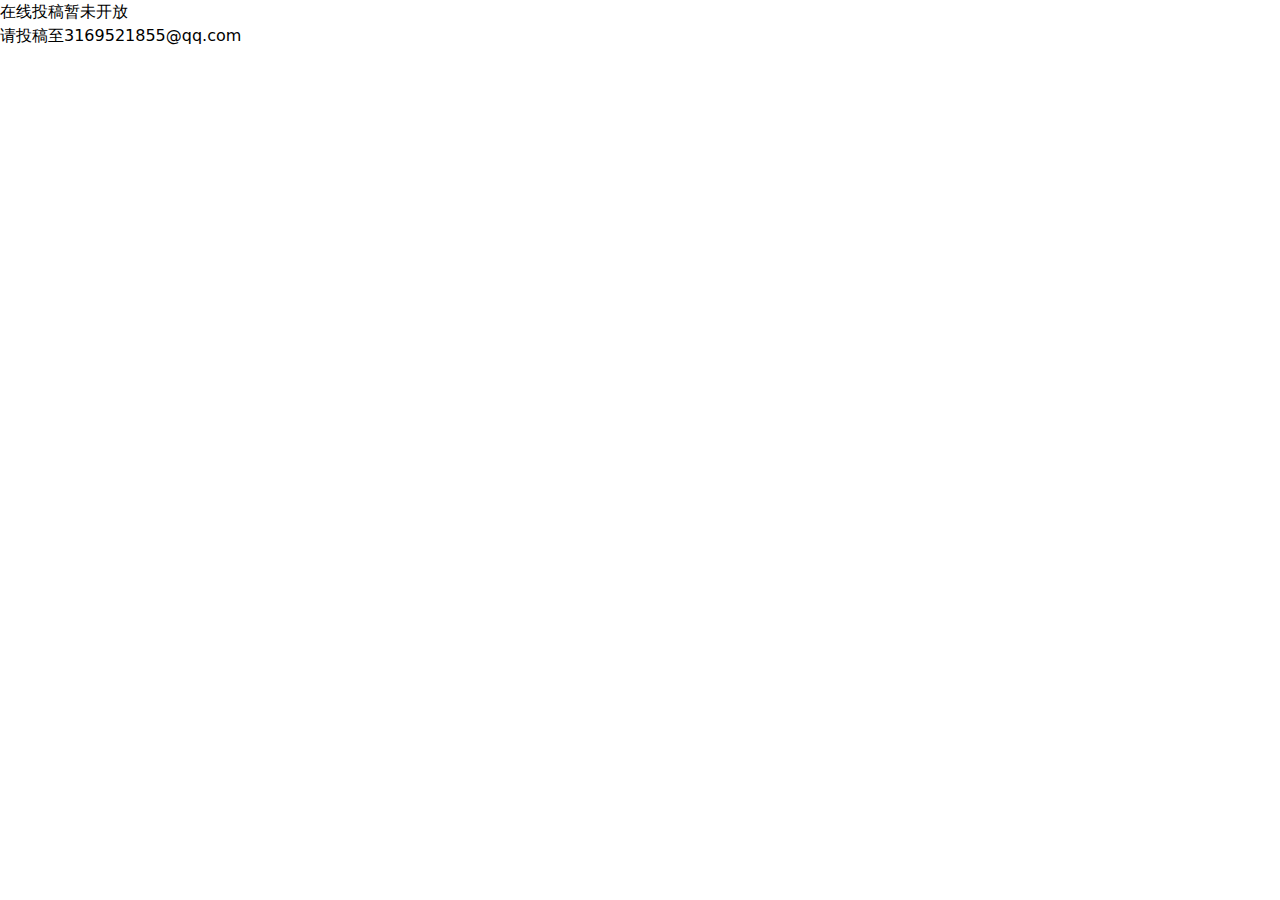
<file: Upload.html>
<!DOCTYPE html>
    <html>
    <head>
        <meta charset="UTF-8" />
        <meta name="viewport" content="width=device-width, initial-scale=1.0" />
        <meta http-equiv="X-UA-Compatible" content="ie=edge" />
        <title>鲤风文学社</title>
        <meta name="keywords" content="鲤风文学社在线浏览网站">
        <meta name="description" content="鲤风文学社在线浏览网站">
        <link rel="shortcut icon" href="./LFICO.ico">
        <link href="./lib/UePageReset.css" rel="stylesheet"/>
        <link href="./lib/UePage.css" rel="stylesheet"/>
        <link href="./css/index.css" rel="stylesheet"/>
        <script src="./lib/UePage.umd.min.js"></script>
        
<p>在线投稿暂未开放</p>
<p>请投稿至3169521855@qq.com</p>
</file>
<file: lib/UePage.css>
@font-face{font-family:ue-share;src:url([data-uri]) format("woff2"),url(//at.alicdn.com/t/c/font_4035235_56hj45o0you.woff?t=1694706576301) format("woff"),url(//at.alicdn.com/t/c/font_4035235_56hj45o0you.ttf?t=1694706576301) format("truetype")}.ue-share{font-family:ue-share!important;font-style:normal;-webkit-font-smoothing:antialiased;-moz-osx-font-smoothing:grayscale}.ue-share-xiaohongshu:before{content:"\e6b8"}.ue-share-facebook:before{content:"\e621"}.ue-share-weixin:before{content:"\e65d"}.ue-share-weibo:before{content:"\e699"}.ue-share-behance:before{content:"\e725"}.ue-share-facebook1:before{content:"\e6ef"}.ue-share-qq:before{content:"\e607"}.ue-share-call:before{content:"\e6de"}.ue-share-download:before{content:"\e6b2"}.ue-share-zcool-fill:before{content:"\e6cf"}.ue-share-instagram:before{content:"\e815"}.ue-share-twitter_icon2:before{content:"\e83f"}.ue-share-twitter_icon:before{content:"\e6b7"}.ue-share-youtube:before{content:"\e60b"}.ue-share-tiktok:before{content:"\ecdc"}.ue-share-googleplus:before{content:"\eaa6"}.ue-share-instagram1:before{content:"\e904"}@keyframes fadeIn-dbbba{0%{opacity:0}to{opacity:1}}@keyframes fadeInUp-ef632{0%{transform:translate3d(0,100%,0);opacity:0}to{transform:translateZ(0);opacity:1}}@keyframes fadeInRight-f6775{0%{transform:translate3d(100%,0,0);opacity:0}to{transform:translateZ(0);opacity:1}}@keyframes zoomIn-f2b8c{0%{transform:scale3d(.6,.6,.6);opacity:0}50%{opacity:1}}@keyframes fadeInLeft-c3a19{0%{transform:translate3d(-100%,0,0);opacity:0}to{transform:translateZ(0);opacity:1}}@keyframes zoomInUp-da170{0%{transform:scale3d(.1,.1,.1) translate3d(0,1000px,0);animation-timing-function:cubic-bezier(.55,.055,.675,.19);opacity:0}60%{transform:scale3d(.475,.475,.475) translate3d(0,-60px,0);animation-timing-function:cubic-bezier(.175,.885,.32,1);opacity:1}}@keyframes zoomInDown-d86b1{0%{transform:scale3d(.1,.1,.1) translate3d(0,-1000px,0);animation-timing-function:cubic-bezier(.55,.055,.675,.19);opacity:0}60%{transform:scale3d(.475,.475,.475) translate3d(0,60px,0);animation-timing-function:cubic-bezier(.175,.885,.32,1);opacity:1}}@keyframes zoomInLeft-e07e0{0%{transform:scale3d(.1,.1,.1) translate3d(-1000px,0,0);animation-timing-function:cubic-bezier(.55,.055,.675,.19);opacity:0}60%{transform:scale3d(.475,.475,.475) translate3d(10px,0,0);animation-timing-function:cubic-bezier(.175,.885,.32,1);opacity:1}}@keyframes flip-c196f{0%{transform:perspective(400px) scaleX(1) translateZ(0) rotateY(-1turn);animation-timing-function:ease-out}40%{transform:perspective(400px) scaleX(1) translateZ(150px) rotateY(-190deg);animation-timing-function:ease-out}50%{transform:perspective(400px) scaleX(1) translateZ(150px) rotateY(-170deg);animation-timing-function:ease-in}80%{transform:perspective(400px) scale3d(.95,.95,.95) translateZ(0) rotateY(0deg);animation-timing-function:ease-in}to{transform:perspective(400px) scaleX(1) translateZ(0) rotateY(0deg);animation-timing-function:ease-in}}@keyframes rotateInUpLeft-ad14b{0%{transform:rotate(45deg);transform-origin:left bottom;opacity:0}to{transform:translateZ(0);transform-origin:left bottom;opacity:1}}@keyframes rotateInUpRight-d060a{0%{transform:rotate(-90deg);transform-origin:right bottom;opacity:0}to{transform:translateZ(0);transform-origin:right bottom;opacity:1}}:root{--limit-content-width:1200px;--limit-content-lr-padding:6%}.ue-page-fa2f2{position:relative;overflow:hidden;text-align:left;color:#777}.site-flow-course-cb942{--curse-circle-color:#000;--curse-circle-contrast-color:#fff;position:fixed;z-index:99999;top:0;left:0;width:0;height:0;transition:color .2s ease;pointer-events:none;opacity:0;color:var(--curse-circle-contrast-color)}.site-flow-course-cb942[data-light-theme=true]{--curse-circle-contrast-color:#333}.site-flow-course-cb942 .flow-course--inner-df08d{position:absolute;top:50%;left:50%;transform:translate3d(-50%,-50%,0);--flow-dot-size:94px;width:var(--flow-dot-size);height:var(--flow-dot-size)}.site-flow-course-cb942 .course-circle-b8ac7{position:absolute;top:0;left:0;width:100%;height:100%;transition:transform .45s ease,opacity .3s ease;transform:scale(.2);opacity:0;border-radius:50%;background-color:var(--curse-circle-color)}.site-flow-course-cb942 .course-mark-ce836{font-size:16px;position:absolute;z-index:10;top:0;left:0;display:flex;width:100%;height:100%;transition:opacity .3s ease;opacity:0;border-radius:50%;align-items:center;justify-content:center}.site-flow-course-cb942 .course-mark--drag-c1830{--flow-dot-arrow-space:5px}.site-flow-course-cb942 .course-mark--drag-c1830 .mark--left-a754e,.site-flow-course-cb942 .course-mark--drag-c1830 .mark--right-ed6e4{width:19px;height:19px;transition:transform .2s ease,opacity .2s ease}.site-flow-course-cb942 .course-mark--drag-c1830 .mark--left-a754e svg,.site-flow-course-cb942 .course-mark--drag-c1830 .mark--right-ed6e4 svg{width:100%;height:100%}.site-flow-course-cb942 .course-mark--drag-c1830 .mark--left-a754e{transform:translateX(calc(var(--flow-dot-arrow-space)*-1))}.site-flow-course-cb942 .course-mark--drag-c1830 .mark--right-ed6e4{transform:translateX(var(--flow-dot-arrow-space))}.site-flow-course-cb942[data-enter-type] .course-circle-b8ac7{transform:scale(1);opacity:1}.site-flow-course-cb942[data-enter-type=drag] .course-mark--drag-c1830,.site-flow-course-cb942[data-enter-type=link] .course-mark--link-c62c7,.site-flow-course-cb942[data-enter-type=play] .course-mark--play-d3527{opacity:1}.site-flow-course-cb942[page-pointerdown]{color:var(--curse-circle-color)}.site-flow-course-cb942[page-pointerdown] .course-circle-b8ac7{transform:scale(.15)}.site-flow-course-cb942[page-pointerdown] .course-mark--drag-c1830 .mark--left-a754e{transform:translateX(calc(var(--flow-dot-arrow-space)*-2))}.site-flow-course-cb942[page-pointerdown] .course-mark--drag-c1830 .mark--right-ed6e4{transform:translateX(calc(var(--flow-dot-arrow-space)*2))}.layout-form-block-ffc50{position:relative}@keyframes form-loading-spin-b143e{0%{transform:rotate(0deg)}to{transform:rotate(359deg)}}.layout-block-ed28c .message-form-bf734{width:100%;color:#777}.layout-block-ed28c .message-form-bf734 .input-e852a{-webkit-appearance:none;-moz-appearance:none;appearance:none}.layout-block-ed28c .message-form-bf734 .input-e852a::-moz-placeholder{color:rgba(0,0,0,.12)}.layout-block-ed28c .message-form-bf734 .input-e852a::placeholder{color:rgba(0,0,0,.12)}.layout-block-ed28c .message-form-bf734 .input-e852a[type=checkbox],.layout-block-ed28c .message-form-bf734 .input-e852a[type=radio]{position:relative;display:flex;width:auto;width:24px;height:24px;margin-right:.3em;padding:0;border:1px solid hsla(0,0%,100%,.2);align-items:center;justify-content:center}.layout-block-ed28c .message-form-bf734 .input-e852a[type=checkbox]:checked:after,.layout-block-ed28c .message-form-bf734 .input-e852a[type=radio]:checked:after{line-height:24px;display:inline-block;width:18px;height:18px;content:"";text-align:center;background-image:url('data:image/svg+xml;charset=utf-8,<svg xmlns="http://www.w3.org/2000/svg" viewBox="0 0 448 512"><path d="M438.6 105.4c12.5 12.5 12.5 32.8 0 45.3l-256 256c-12.5 12.5-32.8 12.5-45.3 0l-128-128c-12.5-12.5-12.5-32.8 0-45.3s32.8-12.5 45.3 0L160 338.7l233.4-233.3c12.5-12.5 32.8-12.5 45.3 0z"/></svg>');background-repeat:no-repeat;background-size:contain}.layout-block-ed28c .message-form-bf734 .option-a0026{line-height:32px;height:40px;cursor:pointer;color:#777}.layout-block-ed28c .message-form-bf734 .select-e0577{font-size:14px;line-height:20px;position:relative;box-sizing:border-box;width:100%;min-width:200px;height:auto;padding:12px;cursor:pointer;color:#111;border:1px solid transparent;border-radius:2px;background:rgba(0,0,0,.06);box-shadow:none}.layout-block-ed28c .message-form-bf734 .textarea-d7e0a{resize:vertical;-webkit-appearance:none;-moz-appearance:none;appearance:none}.layout-block-ed28c .message-form-bf734 .input-e852a,.layout-block-ed28c .message-form-bf734 .textarea-d7e0a{font-size:14px;line-height:20px;box-sizing:border-box;width:100%;height:auto;padding:12px;color:#111;border:1px solid transparent;border-radius:2px;background:rgba(0,0,0,.06);box-shadow:none}.layout-block-ed28c .message-form-bf734 .input-e852a:focus,.layout-block-ed28c .message-form-bf734 .textarea-d7e0a:focus{border-color:#b2aea2}.layout-block-ed28c .form-msg-d3fc2{display:block;width:100%;padding-top:10px;color:#ff3737}.layout-block-ed28c .form-msg-d3fc2:before{padding-right:5px;content:"*"}.layout-block-ed28c .form-msg-d3fc2[data-type=success]{color:#1d9d74}.layout-block-ed28c .form-row-d77ed{margin-bottom:24px}.layout-block-ed28c .form-row-d77ed .form-row_head-a1c9f{margin-bottom:12px}.layout-block-ed28c .form-row-d77ed .form-row_name-e8931{font-size:16px;color:#111}.layout-block-ed28c .form-row-d77ed .form-row_des-ba53a{font-size:14px;color:#999}.layout-block-ed28c .form-row-d77ed:last-child{margin-bottom:0}.layout-block-ed28c .form-row-d77ed[data-require="1"] .form-row_name-e8931:after{padding-left:4px;content:"*";color:red}.layout-block-ed28c .form-row-d77ed[data-type=line] .form-row_name-e8931{font-size:15px}.layout-block-ed28c .form-row-d77ed[data-type=line] .form-row_body-ed396[data-show_line="1"]{height:1px;background:rgba(0,0,0,.2)}.layout-block-ed28c .form-row-d77ed[data-type=checkbox] .form-option_group-a15d3,.layout-block-ed28c .form-row-d77ed[data-type=radio] .form-option_group-a15d3{font-size:13px;line-height:32px;display:flex;margin-right:20px;align-items:center}.layout-block-ed28c .form-row-d77ed[data-type=checkbox] .form-option_group-a15d3 .input-e852a,.layout-block-ed28c .form-row-d77ed[data-type=radio] .form-option_group-a15d3 .input-e852a{cursor:pointer}.layout-block-ed28c .form-row-d77ed[data-type=checkbox] .form-option_group-a15d3 .label-dd220,.layout-block-ed28c .form-row-d77ed[data-type=radio] .form-option_group-a15d3 .label-dd220{margin-left:4px;cursor:pointer}.layout-block-ed28c .form-row-d77ed[data-type=checkbox] .form-row_body-ed396,.layout-block-ed28c .form-row-d77ed[data-type=radio] .form-row_body-ed396{display:flex;flex-wrap:wrap}.layout-block-ed28c .form-row-d77ed[data-type=code] .form-row_body-ed396{display:flex;align-items:center}.layout-block-ed28c .form-row-d77ed[data-type=code] .form-row_body-ed396 .input-e852a{flex:0 1 200px;width:200px;margin-right:20px}@media(max-width:767.98px){.layout-block-ed28c .form-row-d77ed[data-type=code] .form-row_body-ed396{display:block}.layout-block-ed28c .form-row-d77ed[data-type=code] .form-row_body-ed396 .input-e852a{margin-right:0;margin-bottom:20px}}.layout-block-ed28c .form-row--submit-a86cd{display:flex;margin-top:40px;flex-wrap:wrap}.layout-block-ed28c .form-row--submit-a86cd[data-pos=center]{justify-content:center}.layout-block-ed28c .form-row--submit-a86cd[data-pos=right]{justify-content:flex-end}.layout-block-ed28c .form-row--submit-a86cd .submit-btn-a1d92{font-size:16px;line-height:44px;position:relative;display:flex;min-width:120px;height:44px;padding:0 20px;cursor:pointer;color:#000;border:1px solid #111;border-radius:2px;background:rgba(0,0,0,.06);align-items:center;justify-content:center}.layout-block-ed28c .form-row--submit-a86cd .fa-spinner-f15b2{font-size:20px;position:absolute;top:50%;right:12px;display:none;margin-top:-10px;vertical-align:middle}.layout-block-ed28c .form-row--submit-a86cd .fa-spinner-f15b2:before{display:block;width:20px;height:20px;content:"";background-repeat:no-repeat;background-size:contain}.layout-block-ed28c .form-row--submit-a86cd[data-status=loading] .fa-spinner-f15b2{display:inline-block;animation:form-loading-spin-b143e 2s linear infinite}.layout-block-ed28c .form-row--submit-a86cd[data-status=loading] .fa-spinner-f15b2:before{background-image:url('data:image/svg+xml;charset=utf-8,<svg xmlns="http://www.w3.org/2000/svg" viewBox="0 0 512 512"><path d="M304 48a48 48 0 1 0-96 0 48 48 0 1 0 96 0zm0 416a48 48 0 1 0-96 0 48 48 0 1 0 96 0zM48 304a48 48 0 1 0 0-96 48 48 0 1 0 0 96zm464-48a48 48 0 1 0-96 0 48 48 0 1 0 96 0zM142.9 437A48 48 0 1 0 75 369.1a48 48 0 1 0 67.9 67.9zm0-294.2A48 48 0 1 0 75 75a48 48 0 1 0 67.9 67.9zM369.1 437a48 48 0 1 0 67.9-67.9 48 48 0 1 0-67.9 67.9z"/></svg>')}.layout-block-ed28c .form-row--submit-a86cd[data-status=suc] .fa-spinner-f15b2{display:inline-block}.layout-block-ed28c .form-row--submit-a86cd[data-status=suc] .fa-spinner-f15b2:before{background-image:url("data:image/svg+xml;charset=utf-8,%3Csvg xmlns='http://www.w3.org/2000/svg' viewBox='0 0 448 512'%3E%3Cpath fill='%231d9d74' d='M438.6 105.4c12.5 12.5 12.5 32.8 0 45.3l-256 256c-12.5 12.5-32.8 12.5-45.3 0l-128-128c-12.5-12.5-12.5-32.8 0-45.3s32.8-12.5 45.3 0L160 338.7l233.4-233.3c12.5-12.5 32.8-12.5 45.3 0z'/%3E%3C/svg%3E")}.layout-block-ed28c .form-row--submit-a86cd[data-status=error] .fa-spinner-f15b2{display:inline-block}.layout-block-ed28c .form-row--submit-a86cd[data-status=error] .fa-spinner-f15b2:before{background-image:url("data:image/svg+xml;charset=utf-8,%3Csvg xmlns='http://www.w3.org/2000/svg' viewBox='0 0 512 512'%3E%3Cpath fill='%23ff5151' d='M256 32c14.2 0 27.3 7.5 34.5 19.8l216 368c7.3 12.4 7.3 27.7.2 40.1S486.3 480 472 480H40c-14.3 0-27.6-7.7-34.7-20.1s-7-27.8.2-40.1l216-368C228.7 39.5 241.8 32 256 32zm0 128c-13.3 0-24 10.7-24 24v112c0 13.3 10.7 24 24 24s24-10.7 24-24V184c0-13.3-10.7-24-24-24zm32 224a32 32 0 1 0-64 0 32 32 0 1 0 64 0z'/%3E%3C/svg%3E")}.layout-block-ed28c .form-code-img-beedd{width:auto;cursor:pointer}.layout-block-ed28c .message-form-bf734[data-theme=black]{color:#fff}.layout-block-ed28c .message-form-bf734[data-theme=black] .input-e852a,.layout-block-ed28c .message-form-bf734[data-theme=black] .select-e0577,.layout-block-ed28c .message-form-bf734[data-theme=black] .textarea-d7e0a{color:#fff;background:hsla(0,0%,100%,.06)}.layout-block-ed28c .message-form-bf734[data-theme=black] .input-e852a[type=checkbox]:checked:after,.layout-block-ed28c .message-form-bf734[data-theme=black] .input-e852a[type=radio]:checked:after,.layout-block-ed28c .message-form-bf734[data-theme=black] .select-e0577[type=checkbox]:checked:after,.layout-block-ed28c .message-form-bf734[data-theme=black] .select-e0577[type=radio]:checked:after,.layout-block-ed28c .message-form-bf734[data-theme=black] .textarea-d7e0a[type=checkbox]:checked:after,.layout-block-ed28c .message-form-bf734[data-theme=black] .textarea-d7e0a[type=radio]:checked:after{background-image:url('data:image/svg+xml;charset=utf-8,<svg xmlns="http://www.w3.org/2000/svg" viewBox="0 0 512 512"><path fill="%23fff" d="M438.6 105.4c12.5 12.5 12.5 32.8 0 45.3l-256 256c-12.5 12.5-32.8 12.5-45.3 0l-128-128c-12.5-12.5-12.5-32.8 0-45.3s32.8-12.5 45.3 0L160 338.7l233.4-233.3c12.5-12.5 32.8-12.5 45.3 0z"/></svg>')}.layout-block-ed28c .message-form-bf734[data-theme=black] .input-e852a::-moz-placeholder{color:hsla(0,0%,100%,.1)}.layout-block-ed28c .message-form-bf734[data-theme=black] .input-e852a::placeholder{color:hsla(0,0%,100%,.1)}.layout-block-ed28c .message-form-bf734[data-theme=black] .form-row-d77ed .form-row_head-a1c9f .form-row_name-e8931{color:#fff}.layout-block-ed28c .message-form-bf734[data-theme=black] .form-row--submit-a86cd .submit-btn-a1d92{color:#fff;border:1px solid #fff;background:hsla(0,0%,100%,.06)}.layout-block-ed28c .message-form-bf734[data-theme=black] .form-row--submit-a86cd[data-status=loading] .fa-spinner-f15b2:before{background-image:url("data:image/svg+xml;charset=utf-8,%3Csvg xmlns='http://www.w3.org/2000/svg' viewBox='0 0 512 512'%3E%3Cpath fill='%23fff' d='M304 48a48 48 0 1 0-96 0 48 48 0 1 0 96 0zm0 416a48 48 0 1 0-96 0 48 48 0 1 0 96 0zM48 304a48 48 0 1 0 0-96 48 48 0 1 0 0 96zm464-48a48 48 0 1 0-96 0 48 48 0 1 0 96 0zM142.9 437A48 48 0 1 0 75 369.1a48 48 0 1 0 67.9 67.9zm0-294.2A48 48 0 1 0 75 75a48 48 0 1 0 67.9 67.9zM369.1 437a48 48 0 1 0 67.9-67.9 48 48 0 1 0-67.9 67.9z'/%3E%3C/svg%3E")}.layout-block-ed28c .message-form-bf734[data-theme=black] .form-row--submit-a86cd[data-status=suc] .fa-spinner-f15b2:before{background-image:url("data:image/svg+xml;charset=utf-8,%3Csvg xmlns='http://www.w3.org/2000/svg' viewBox='0 0 448 512'%3E%3Cpath fill='%23fff' d='M438.6 105.4c12.5 12.5 12.5 32.8 0 45.3l-256 256c-12.5 12.5-32.8 12.5-45.3 0l-128-128c-12.5-12.5-12.5-32.8 0-45.3s32.8-12.5 45.3 0L160 338.7l233.4-233.3c12.5-12.5 32.8-12.5 45.3 0z'/%3E%3C/svg%3E")}.layout-block-ed28c .message-form-bf734[data-theme=black] .form-row--submit-a86cd[data-status=error] .fa-spinner-f15b2:before{background-image:url("data:image/svg+xml;charset=utf-8,%3Csvg xmlns='http://www.w3.org/2000/svg' viewBox='0 0 512 512'%3E%3Cpath fill='%23fff' d='M256 32c14.2 0 27.3 7.5 34.5 19.8l216 368c7.3 12.4 7.3 27.7.2 40.1S486.3 480 472 480H40c-14.3 0-27.6-7.7-34.7-20.1s-7-27.8.2-40.1l216-368C228.7 39.5 241.8 32 256 32zm0 128c-13.3 0-24 10.7-24 24v112c0 13.3 10.7 24 24 24s24-10.7 24-24V184c0-13.3-10.7-24-24-24zm32 224a32 32 0 1 0-64 0 32 32 0 1 0 64 0z'/%3E%3C/svg%3E")}.layout-block-ed28c .message-form-bf734[data-lang=en] .form-msg-d3fc2{font-size:0}.layout-block-ed28c .message-form-bf734[data-lang=en] .form-msg-d3fc2:after{font-size:14px;content:"This item cannot be empty"}.layout-block-ed28c .message-form-bf734[data-lang=en] .form-submit_row-d946d .form-msg-d3fc2:after{content:"Please check the form and resubmit"}.layout-block-ed28c .message-form-bf734[data-lang=en] .form-submit_row-d946d .form-msg-d3fc2[data-type=success]:after{content:"Submitted successfully"}.layout-block-ed28c .message-form-bf734[data-lang=en] .form-row-d77ed[data-type=code] .form-row_name-e8931{color:transparent}.layout-block-ed28c .message-form-bf734[data-lang=en] .form-row-d77ed[data-type=code] .form-row_head-a1c9f:before{font-size:inherit;position:absolute;content:"Captcha";color:inherit}.layout-block-ed28c .message-form-bf734[data-lang=en] .form-row-d77ed[data-require="1"] .form-row_name-e8931:after{padding-left:10px}.layout-divider-block-c080b{--divider-color:hsla(0,0%,60%,.5);--divider-height:40px;position:relative;height:var(--divider-height);min-height:30px}.layout-divider-block-c080b[data-type=block]{height:var(--divider-height);background-color:var(--divider-color)}.layout-divider-block-c080b[data-type=block] .divider-inner-d6a43{display:none}.layout-divider-block-c080b .divider-inner-d6a43{position:absolute;top:0;right:0;bottom:0;left:0;display:flex;align-items:center;justify-content:center}.layout-divider-block-c080b .divider-line-f4a0d{width:100%;border-top:1px var(--divider-type,solid) var(--divider-color)}.layout-text-block-b704c{--min-font-size:12px;font-size:calc(14px*var(--font-scale-default, 1))!important;min-height:1em}.layout-text-block-b704c span[style*="--font-size"]{font-size:max(var(--min-font-size),var(--font-size,14px)*var(--font-scale-default,1))}.layout-text-block-b704c .layout-limit_content-ab7a9{position:relative}@media(max-width:767.98px){.layout-text-block-b704c{--min-font-size:10px}}.preview-layer-c4543{line-height:100vh;position:fixed;z-index:99999;top:0;left:0;display:flex;width:100%;height:100%;background:rgba(0,0,0,.8);align-items:center;justify-content:center}.preview-layer-c4543>*{width:auto!important;max-width:96vw;max-height:96vh;vertical-align:middle}.preview-layer-c4543>iframe{width:86vw!important;height:86vh}.js-scroll-effect-bae71{position:relative}.js-scroll-effect-bae71[data-scroll-effect*=opacity] .js-scroll-container-a1b0a{opacity:calc(var(--scroll-start) + var(--scroll-progress, 0)*(var(--scroll-end) - var(--scroll-start)))}.js-scroll-effect-bae71[data-scroll-effect*=rotate]{overflow:visible;perspective:1200px;transform-style:preserve-3d}.js-scroll-effect-bae71[data-scroll-effect*=rotate] .js-scroll-container-a1b0a{--ue-scroll-effect-rotate:calc(var(--scroll-start) + var(--scroll-progress, 0)*(var(--scroll-end) - var(--scroll-start)));opacity:calc(var(--scroll-opacity-start) + var(--scroll-progress, 0)*(var(--scroll-opacity-end) - var(--scroll-opacity-start)));-webkit-backface-visibility:hidden;backface-visibility:hidden;transform-style:preserve-3d}.js-scroll-effect-bae71[data-scroll-effect*=rotate] .js-scroll-container-a1b0a[data-axis^=x-]{transform:rotateX(var(--ue-scroll-effect-rotate))}.js-scroll-effect-bae71[data-scroll-effect*=rotate] .js-scroll-container-a1b0a[data-axis^=y-]{transform:rotateY(var(--ue-scroll-effect-rotate))}.js-scroll-effect-bae71[data-scroll-effect*=rotate] .js-scroll-container-a1b0a[data-axis^=z-]{transform:rotate(var(--ue-scroll-effect-rotate))}.js-scroll-effect-bae71[data-scroll-effect*=rotate] .js-scroll-container-a1b0a[data-axis$=-t]{transform-origin:top}.js-scroll-effect-bae71[data-scroll-effect*=rotate] .js-scroll-container-a1b0a[data-axis$=-b]{transform-origin:bottom}.js-scroll-effect-bae71[data-scroll-effect*=rotate] .js-scroll-container-a1b0a[data-axis$=-l]{transform-origin:left}.js-scroll-effect-bae71[data-scroll-effect*=rotate] .js-scroll-container-a1b0a[data-axis$=-r]{transform-origin:right}.js-scroll-effect-bae71[data-scroll-effect*=rotate] .js-scroll-container-a1b0a[data-axis$=-tl]{transform-origin:top left}.js-scroll-effect-bae71[data-scroll-effect*=rotate] .js-scroll-container-a1b0a[data-axis$=-tc]{transform-origin:top center}.js-scroll-effect-bae71[data-scroll-effect*=rotate] .js-scroll-container-a1b0a[data-axis$=-tr]{transform-origin:top right}.js-scroll-effect-bae71[data-scroll-effect*=rotate] .js-scroll-container-a1b0a[data-axis$=-cl]{transform-origin:center left}.js-scroll-effect-bae71[data-scroll-effect*=rotate] .js-scroll-container-a1b0a[data-axis$=-cc]{transform-origin:center center}.js-scroll-effect-bae71[data-scroll-effect*=rotate] .js-scroll-container-a1b0a[data-axis$=-cr]{transform-origin:center right}.js-scroll-effect-bae71[data-scroll-effect*=rotate] .js-scroll-container-a1b0a[data-axis$=-bl]{transform-origin:bottom left}.js-scroll-effect-bae71[data-scroll-effect*=rotate] .js-scroll-container-a1b0a[data-axis$=-bc]{transform-origin:bottom center}.js-scroll-effect-bae71[data-scroll-effect*=rotate] .js-scroll-container-a1b0a[data-axis$=-br]{transform-origin:bottom right}.js-scroll-effect-bae71[data-scroll-effect*=scale] .js-scroll-container-a1b0a{transform:scale(calc(var(--scroll-start) + var(--scroll-progress, 0)*(var(--scroll-end) - var(--scroll-start))));opacity:calc(var(--scroll-opacity-start) + var(--scroll-progress, 0)*(var(--scroll-opacity-end) - var(--scroll-opacity-start)))}.js-scroll-effect-bae71[data-scroll-effect*=translate] .js-scroll-container-a1b0a{transform:translate3d(calc(var(--scroll-x-start) + var(--scroll-progress, 0)*(var(--scroll-x-end) - var(--scroll-x-start))),calc(var(--scroll-y-start) + var(--scroll-progress, 0)*(var(--scroll-y-end) - var(--scroll-y-start))),0);opacity:calc(var(--scroll-opacity-start) + var(--scroll-progress, 0)*(var(--scroll-opacity-end) - var(--scroll-opacity-start)))}.background-layer-group-d083f{position:absolute;top:0;right:0;bottom:0;left:0;overflow:hidden;pointer-events:none}.background-layer-group-d083f .layer-page_bg-e0884:not([data-viewport=xxl]){display:none}.layer-page_bg-e0884{overflow:hidden}.layer-page_bg-e0884,.layer-page_bg-e0884 .bg-box-c5cbf{position:absolute;top:0;right:0;bottom:0;left:0}.layer-page_bg-e0884 .color-bg-dfdd7{width:100%;min-height:100%}.layer-page_bg-e0884 .blur-bg-d64ad,.layer-page_bg-e0884 .video-bg-eeaa6{width:100%;height:100%}.layer-page_bg-e0884 video{display:block;width:100%;height:100%;object-fit:cover;object-position:center}.gradient-border-layer-group-d301b,.gradient-border-layer-group-d301b .layer-gradient-border-a9662{position:absolute;top:0;right:0;bottom:0;left:0;overflow:hidden}.gradient-border-layer-group-d301b .layer-gradient-border-a9662:not([data-viewport=xxl]){display:none}.layer-page_bg-e0884 .image-bg-bb349{position:relative;width:100%;height:100%;background-repeat:no-repeat}.layer-page_bg-e0884 .image-bg-bb349 .bg-layer--inner-cad90{width:100%;min-height:100%;background-repeat:no-repeat}.layer-page_bg-e0884 .svg-bg-ed0b3{display:flex;width:100%;height:100%}.layer-page_bg-e0884 .svg-bg-ed0b3 .bg-layer--inner-cad90{width:100%;height:100%}.layer-page_bg-e0884 .svg-bg-ed0b3[data-align-x=top]{align-items:flex-start}.layer-page_bg-e0884 .svg-bg-ed0b3[data-align-x=center]{align-items:center}.layer-page_bg-e0884 .svg-bg-ed0b3[data-align-x=bottom]{align-items:flex-end}.layer-page_bg-e0884 .svg-bg-ed0b3[data-align-y=left]{justify-content:flex-start}.layer-page_bg-e0884 .svg-bg-ed0b3[data-align-y=center]{justify-content:center}.layer-page_bg-e0884 .svg-bg-ed0b3[data-align-y=right]{justify-content:flex-end}.layer-page_bg-e0884 .svg-bg-ed0b3 .svg-bg--box-bbf5a{flex:0 0 auto}.layer-page_bg-e0884 .spline-bg-ee372{position:relative;z-index:0;display:flex;overflow:hidden;width:100%;height:100%;align-items:center}.layer-page_bg-e0884 .spline-bg-ee372[data-effect=sticky]{align-items:flex-start}.layer-page_bg-e0884 .spline-bg-ee372[data-effect=sticky] .spline-bg--box-ba702{height:100vh}.layer-page_bg-e0884 .spline-bg-ee372 .spline-bg--box-ba702{position:relative;display:inline-flex;overflow:hidden;width:100%;max-width:100%;height:100%;transform:translateZ(0);vertical-align:top;object-fit:cover}.layer-page_bg-e0884 .spline-bg-ee372 .spline-bg--box-ba702 spline-viewer{position:absolute;width:100%;height:100%}.layer-page_bg-e0884 .shape-bg-a2958{position:absolute;top:0;right:0;bottom:0;left:0;display:flex;align-items:flex-end;justify-content:center}.layer-page_bg-e0884 .shape-bg-a2958[data-pos=top]{align-items:flex-start}.layer-page_bg-e0884 .shape-bg-a2958[data-pos=top] .shape-viewer-eb64e{transform:rotate(180deg)}.layer-page_bg-e0884 .shape-bg-a2958[data-mirroring]{transform:rotateY(180deg)}.layer-page_bg-e0884 .shape-bg-a2958 .shape-bg--box-ce41f{display:flex;width:100%;justify-content:center}.layer-page_bg-e0884 .shape-bg-a2958 .shape-viewer-eb64e{position:relative;width:100%;height:var(--shape-height,200px)}.layer-page_bg-e0884 .shape-bg-a2958 .shape-viewer-eb64e svg{position:absolute;bottom:-1px;left:0;width:100%;height:100%;fill:var(--shape-color,#999)}.layer-page_bg-e0884 .bg-layer-b9970[data-effect=scroll]{position:relative}.layer-page_bg-e0884 .bg-layer-b9970[data-effect=scroll] .bg-layer--inner-cad90{position:absolute;top:0;right:0;bottom:0;left:0;--ue-scroll-property:calc(var(--scroll-start) + var(--scroll-progress, 0)*(var(--scroll-end) - var(--scroll-start)));--ue-scroll-opacity:calc(var(--scroll-opacity-start) + var(--scroll-progress, 0)*(var(--scroll-opacity-end) - var(--scroll-opacity-start)))}.layer-page_bg-e0884 .bg-layer-b9970[data-effect=scroll][data-scroll-effect*=opacity] .bg-layer--inner-cad90{opacity:var(--ue-scroll-property)}.layer-page_bg-e0884 .bg-layer-b9970[data-effect=scroll][data-scroll-effect*=rotate]{overflow:visible;perspective:1200px;transform-style:preserve-3d}.layer-page_bg-e0884 .bg-layer-b9970[data-effect=scroll][data-scroll-effect*=rotate] .bg-layer--inner-cad90{opacity:var(--ue-scroll-opacity);-webkit-backface-visibility:hidden;backface-visibility:hidden;transform-style:preserve-3d}.layer-page_bg-e0884 .bg-layer-b9970[data-effect=scroll][data-scroll-effect*=rotate] .bg-layer--inner-cad90[data-axis^=x-]{transform:rotateX(var(--ue-scroll-property))}.layer-page_bg-e0884 .bg-layer-b9970[data-effect=scroll][data-scroll-effect*=rotate] .bg-layer--inner-cad90[data-axis^=y-]{transform:rotateY(var(--ue-scroll-property))}.layer-page_bg-e0884 .bg-layer-b9970[data-effect=scroll][data-scroll-effect*=rotate] .bg-layer--inner-cad90[data-axis^=z-]{transform:rotate(var(--ue-scroll-property))}.layer-page_bg-e0884 .bg-layer-b9970[data-effect=scroll][data-scroll-effect*=rotate] .bg-layer--inner-cad90[data-axis$=-t]{transform-origin:top}.layer-page_bg-e0884 .bg-layer-b9970[data-effect=scroll][data-scroll-effect*=rotate] .bg-layer--inner-cad90[data-axis$=-b]{transform-origin:bottom}.layer-page_bg-e0884 .bg-layer-b9970[data-effect=scroll][data-scroll-effect*=rotate] .bg-layer--inner-cad90[data-axis$=-l]{transform-origin:left}.layer-page_bg-e0884 .bg-layer-b9970[data-effect=scroll][data-scroll-effect*=rotate] .bg-layer--inner-cad90[data-axis$=-r]{transform-origin:right}.layer-page_bg-e0884 .bg-layer-b9970[data-effect=scroll][data-scroll-effect*=rotate] .bg-layer--inner-cad90[data-axis$=-tl]{transform-origin:top left}.layer-page_bg-e0884 .bg-layer-b9970[data-effect=scroll][data-scroll-effect*=rotate] .bg-layer--inner-cad90[data-axis$=-tc]{transform-origin:top center}.layer-page_bg-e0884 .bg-layer-b9970[data-effect=scroll][data-scroll-effect*=rotate] .bg-layer--inner-cad90[data-axis$=-tr]{transform-origin:top right}.layer-page_bg-e0884 .bg-layer-b9970[data-effect=scroll][data-scroll-effect*=rotate] .bg-layer--inner-cad90[data-axis$=-cl]{transform-origin:center left}.layer-page_bg-e0884 .bg-layer-b9970[data-effect=scroll][data-scroll-effect*=rotate] .bg-layer--inner-cad90[data-axis$=-cc]{transform-origin:center center}.layer-page_bg-e0884 .bg-layer-b9970[data-effect=scroll][data-scroll-effect*=rotate] .bg-layer--inner-cad90[data-axis$=-cr]{transform-origin:center right}.layer-page_bg-e0884 .bg-layer-b9970[data-effect=scroll][data-scroll-effect*=rotate] .bg-layer--inner-cad90[data-axis$=-bl]{transform-origin:bottom left}.layer-page_bg-e0884 .bg-layer-b9970[data-effect=scroll][data-scroll-effect*=rotate] .bg-layer--inner-cad90[data-axis$=-bc]{transform-origin:bottom center}.layer-page_bg-e0884 .bg-layer-b9970[data-effect=scroll][data-scroll-effect*=rotate] .bg-layer--inner-cad90[data-axis$=-br]{transform-origin:bottom right}.layer-page_bg-e0884 .bg-layer-b9970[data-effect=scroll][data-scroll-effect*=translate] .bg-layer--inner-cad90{transform:translate3d(calc(var(--scroll-x-start) + var(--scroll-progress, 0)*(var(--scroll-x-end) - var(--scroll-x-start))),calc(var(--scroll-y-start) + var(--scroll-progress, 0)*(var(--scroll-y-end) - var(--scroll-y-start))),0);opacity:var(--ue-scroll-opacity)}.layer-page_bg-e0884 .bg-layer-b9970[data-effect=scroll][data-scroll-effect*=scale] .bg-layer--inner-cad90{transform:scale(var(--ue-scroll-property));opacity:var(--ue-scroll-opacity)}@media(max-width:767.98px){.background-layer-group-d083f[data-type=grid-group] .layer-page_bg-e0884:not([data-md-show="1"]),.background-layer-group-d083f[data-type=grid-item] .layer-page_bg-e0884:not([data-md-show="1"]){display:none}.background-layer-group-d083f[data-type=grid-group] .layer-page_bg-e0884[data-md-show="1"],.background-layer-group-d083f[data-type=grid-item] .layer-page_bg-e0884[data-md-show="1"]{display:block}}.js-split-text-e953c{--shadow-text-color:rgba(0,0,0,.2)}.js-split-text-e953c[data-is-lighter=true]{--shadow-text-color:hsla(0,0%,100%,.2)}.js-split-text-e953c .js-split-line-wrapper-b3d02{perspective:1000px;transform-style:preserve-3d}.js-split-text-e953c .js-split-line-a0ef8{--clip-path-progress:100%;transform-origin:center center -2em!important;white-space:nowrap;-webkit-clip-path:polygon(0 0,100% 0,100% 110%,0 110%);clip-path:polygon(0 0,100% 0,100% 110%,0 110%)}.js-split-text-e953c .js-split-word-ea72a{position:relative}.js-split-text-e953c[data-effect-type=effect-3] .js-split-line-a0ef8{transform:rotateX(-50deg) rotateY(13deg) rotate(13deg);opacity:0}.js-split-text-e953c[data-effect-type=effect-4] .js-split-word-ea72a{position:relative}.js-split-text-e953c[data-effect-type=effect-4] .js-split-word-ea72a:after{position:absolute;z-index:-1;top:0;left:0;content:attr(data-text);color:var(--shadow-text-color)}.layout-group-c08f7{line-height:1.6em;position:relative;z-index:1;display:flex;flex-direction:column}.layout-group-c08f7[data-effect=imageAnimate] .card-item-ced72:not([href]) img,.layout-group-c08f7[data-effect=imageAnimate] .image_box-c5e00:not([href]):not([data-forbid-image-gallery]) img{cursor:zoom-in}.layout-group-c08f7 .layout-container-d811a{position:relative;padding:var(--layout-group-padding)}.layout-group-inner-wrapper-d86bc{position:relative;display:flex}.layout-group-bg-fcffb,.layout-group-inner-wrapper-d86bc{border-radius:var(--layout-group-radius)}.layout_group-limit_content-bd8af{position:relative;z-index:var(--z-index--mini);box-sizing:content-box;width:100%;width:calc(100% - var(--limit-content-lr-padding, 0px)*2);max-width:var(--limit-content-width);margin:0 auto;padding:0 var(--limit-content-lr-padding)}.layout-body-f0b12,.layout-container-d811a{width:100%}.page-layout-row-wrapper-f6543{position:relative;flex:0 0 auto;width:100%}.layout_row-margin_bottom-b3e51,.layout_row-margin_top-e2d5e{position:relative;flex:0 0 100%;width:100%}.layout_row-margin_top-e2d5e{padding-bottom:0!important}.layout_row-margin_bottom-b3e51{padding-top:0!important}.page-layout-row-feee0{z-index:var(--z-index--mini)}.page-layout-row-container-dc0ac,.page-layout-row-feee0{position:relative;width:100%}.page-layout-row-inner-ab83f{position:relative;display:grid;max-width:100%;justify-items:stretch}.page-layout-row-bg-e859e,.page-layout-row-inner-ab83f{padding:var(--layout-row-padding);border-width:var(--layout-row-border-width);border-style:var(--layout-row-border-style);border-color:var(--layout-row-border-color);border-radius:var(--layout-row-radius)}.page-layout-row-bg-e859e .blur-bg-d64ad,.page-layout-row-inner-ab83f .blur-bg-d64ad{border-radius:var(--layout-row-radius)}.animated-dd162{animation-duration:1s;animation-fill-mode:both}.enter-animate-aa9db{position:relative;height:100%;animation-name:none}.page-layout-col-dom-eaac1{position:relative;z-index:1;display:flex;flex:1 1 auto;width:100%;min-width:0;height:100%;align-items:var(--layout-col-align,stretch)}.page-layout-col-dom-eaac1[data-scroll-effect*=opacity] .layout-inner-wrapper-c1718{opacity:calc(var(--scroll-start) + var(--scroll-progress, 0)*(var(--scroll-end) - var(--scroll-start)))}.page-layout-col-dom-eaac1[data-scroll-effect*=rotate]{overflow:visible;perspective:1200px;transform-style:preserve-3d}.page-layout-col-dom-eaac1[data-scroll-effect*=rotate] .layout-inner-wrapper-c1718{--ue-scroll-effect-rotate:calc(var(--scroll-start) + var(--scroll-progress, 0)*(var(--scroll-end) - var(--scroll-start)));opacity:calc(var(--scroll-opacity-start) + var(--scroll-progress, 0)*(var(--scroll-opacity-end) - var(--scroll-opacity-start)));-webkit-backface-visibility:hidden;backface-visibility:hidden;transform-style:preserve-3d}.page-layout-col-dom-eaac1[data-scroll-effect*=rotate] .layout-inner-wrapper-c1718[data-axis^=x-]{transform:rotateX(var(--ue-scroll-effect-rotate))}.page-layout-col-dom-eaac1[data-scroll-effect*=rotate] .layout-inner-wrapper-c1718[data-axis^=y-]{transform:rotateY(var(--ue-scroll-effect-rotate))}.page-layout-col-dom-eaac1[data-scroll-effect*=rotate] .layout-inner-wrapper-c1718[data-axis^=z-]{transform:rotate(var(--ue-scroll-effect-rotate))}.page-layout-col-dom-eaac1[data-scroll-effect*=rotate] .layout-inner-wrapper-c1718[data-axis$=-t]{transform-origin:top}.page-layout-col-dom-eaac1[data-scroll-effect*=rotate] .layout-inner-wrapper-c1718[data-axis$=-b]{transform-origin:bottom}.page-layout-col-dom-eaac1[data-scroll-effect*=rotate] .layout-inner-wrapper-c1718[data-axis$=-l]{transform-origin:left}.page-layout-col-dom-eaac1[data-scroll-effect*=rotate] .layout-inner-wrapper-c1718[data-axis$=-r]{transform-origin:right}.page-layout-col-dom-eaac1[data-scroll-effect*=rotate] .layout-inner-wrapper-c1718[data-axis$=-tl]{transform-origin:top left}.page-layout-col-dom-eaac1[data-scroll-effect*=rotate] .layout-inner-wrapper-c1718[data-axis$=-tc]{transform-origin:top center}.page-layout-col-dom-eaac1[data-scroll-effect*=rotate] .layout-inner-wrapper-c1718[data-axis$=-tr]{transform-origin:top right}.page-layout-col-dom-eaac1[data-scroll-effect*=rotate] .layout-inner-wrapper-c1718[data-axis$=-cl]{transform-origin:center left}.page-layout-col-dom-eaac1[data-scroll-effect*=rotate] .layout-inner-wrapper-c1718[data-axis$=-cc]{transform-origin:center center}.page-layout-col-dom-eaac1[data-scroll-effect*=rotate] .layout-inner-wrapper-c1718[data-axis$=-cr]{transform-origin:center right}.page-layout-col-dom-eaac1[data-scroll-effect*=rotate] .layout-inner-wrapper-c1718[data-axis$=-bl]{transform-origin:bottom left}.page-layout-col-dom-eaac1[data-scroll-effect*=rotate] .layout-inner-wrapper-c1718[data-axis$=-bc]{transform-origin:bottom center}.page-layout-col-dom-eaac1[data-scroll-effect*=rotate] .layout-inner-wrapper-c1718[data-axis$=-br]{transform-origin:bottom right}.page-layout-col-dom-eaac1[data-scroll-effect*=translate] .layout-inner-wrapper-c1718{transform:translate3d(calc(var(--scroll-x-start) + var(--scroll-progress, 0)*(var(--scroll-x-end) - var(--scroll-x-start))),calc(var(--scroll-y-start) + var(--scroll-progress, 0)*(var(--scroll-y-end) - var(--scroll-y-start))),0);opacity:calc(var(--scroll-opacity-start) + var(--scroll-progress, 0)*(var(--scroll-opacity-end) - var(--scroll-opacity-start)))}.page-layout-col-dom-eaac1[data-scroll-effect*=scale] .layout-inner-wrapper-c1718{transform:scale(calc(var(--scroll-start) + var(--scroll-progress, 0)*(var(--scroll-end) - var(--scroll-start))));opacity:calc(var(--scroll-opacity-start) + var(--scroll-progress, 0)*(var(--scroll-opacity-end) - var(--scroll-opacity-start)))}.layout-inner-wrapper-c1718{position:relative;z-index:100;width:100%;min-width:0}.layout-col-container-aa69d{z-index:var(--z-index--mini);display:flex;flex:1 1 auto;min-width:0;height:100%;align-items:var(--col-align-y)}.layout-col-container-aa69d,.layout-col-inner-e7875{position:relative;width:100%}.layout-col-bg-f5eee,.layout-col-container-aa69d{padding:var(--layout-col-padding);border-width:var(--layout-col-border-width);border-style:var(--layout-col-border-style);border-color:var(--layout-col-border-color);border-radius:var(--layout-col-radius)}.page-layout-block-wrapper-c3099{position:relative}.page-layout-block-container-c2587{position:relative;width:100%;min-width:0}.page-layout-block-a29b3{position:relative}.page-layout-block-inner-abdf7{position:relative;max-width:100%;padding:var(--layout-block-padding)}.page-layout-block-bg-d94ba,.page-layout-block-inner-abdf7{padding:var(--layout-block-padding);border-width:var(--layout-block-border-width);border-style:var(--layout-block-border-style);border-color:var(--layout-block-border-color);border-radius:var(--layout-block-radius)}.page-layout-block-bg-d94ba .blur-bg-d64ad,.page-layout-block-inner-abdf7 .blur-bg-d64ad{border-radius:var(--layout-block-radius)}.layout-slider-block-cf126{position:relative}.layout-slider-block-cf126 .slider-swiper-wrapper-fa4ba,.layout-slider-block-cf126 .swiper-slide{overflow:hidden}.layout-slider-block-cf126 .item-thumb-d4899,.layout-slider-block-cf126 .slider-item-be4aa{display:flex;overflow:hidden;height:var(--height,500px);background-repeat:no-repeat;background-position:50%;background-size:cover;align-items:center;justify-content:center}.layout-slider-block-cf126 .item-thumb-d4899:after,.layout-slider-block-cf126 .slider-item-be4aa:after{display:block;content:""}.layout-slider-block-cf126 .item-box-a4d29{overflow:hidden;border-radius:var(--slider-item-radius)}.layout-slider-block-cf126[data-slider-theme*=white]{--theme-color:255,255,255}.layout-slider-block-cf126[data-slider-effect|=parallax] .swiper-slide-ec7e7{overflow:hidden}.layout-slider-block-cf126[data-slider-effect|=parallax] .item-thumb-d4899,.layout-slider-block-cf126[data-slider-effect|=parallax] .slider-item-be4aa{background-position:50%;background-size:cover}.layout-slider-block-cf126[data-slider-effect|=parallax] .slider-image-f12b3{display:none}.layout-slider-block-cf126[data-slider-control=normal_2]{--theme-color:#6b6b6b;--control-size:8px;padding-bottom:0}.layout-slider-block-cf126[data-slider-control=normal_2][data-slider-theme*=white]{--theme-color:255,255,255}.layout-slider-block-cf126{--swiper-ratio:initial}.layout-slider-block-cf126:not([data-size-mode]):not([data-md-size-mode]):not([data-slider-ratio]) .item-thumb-d4899{background-image:none!important}.layout-slider-block-cf126:not([data-size-mode]):not([data-md-size-mode])[data-slider-ratio] img{display:none}.layout-slider-block-cf126:not([data-size-mode]):not([data-md-size-mode])[data-slider-ratio] .item-thumb-d4899,.layout-slider-block-cf126:not([data-size-mode]):not([data-md-size-mode])[data-slider-ratio] .slider-item-be4aa{height:auto}.layout-slider-block-cf126:not([data-size-mode]):not([data-md-size-mode]) .item-thumb-d4899,.layout-slider-block-cf126:not([data-size-mode]):not([data-md-size-mode]) .slider-item-be4aa{padding-top:var(--swiper-ratio)}.layout-slider-block-cf126[data-slider-ratio="1-1"]{--swiper-ratio:100%}.layout-slider-block-cf126[data-slider-ratio="3-4"]{--swiper-ratio:133.3333%}.layout-slider-block-cf126[data-slider-ratio="4-3"]{--swiper-ratio:75%}.layout-slider-block-cf126[data-slider-ratio="16-9"]{--swiper-ratio:56.25%}.layout-slider-block-cf126[data-slider-ratio="9-16"]{--swiper-ratio:177.7777%}@media(min-width:768px){.layout-slider-block-cf126[data-size-mode=ratio] .item-thumb-d4899,.layout-slider-block-cf126[data-size-mode=ratio] .slider-item-be4aa{height:auto;padding-top:var(--swiper-ratio)}.layout-slider-block-cf126[data-size-mode=fixed] img,.layout-slider-block-cf126[data-size-mode=ratio] img{display:none}.layout-slider-block-cf126[data-size-mode=auto] .item-thumb-d4899{background-image:none!important}}@media(max-width:767.98px){.layout-slider-block-cf126[data-md-size-mode=ratio] .item-thumb-d4899,.layout-slider-block-cf126[data-md-size-mode=ratio] .slider-item-be4aa{height:auto;padding-top:var(--swiper-ratio)}.layout-slider-block-cf126[data-md-size-mode=fixed] img,.layout-slider-block-cf126[data-md-size-mode=ratio] img{display:none}.layout-slider-block-cf126[data-md-size-mode=auto] .item-thumb-d4899{background-image:none!important}}.layout-slider-block-cf126{--swiper-pagination-color:unset;--swiper-pagination-height:0;padding-bottom:var(--swiper-pagination-height)}.layout-slider-block-cf126[data-hide-pagination]{--swiper-pagination-height:0px!important}.layout-slider-block-cf126[data-hide-pagination] .slider-pagination-a2a9a{display:none!important}.layout-slider-block-cf126 .swiper-pagination-bullet{display:unset;opacity:unset;border-radius:unset;background:unset}.layout-slider-block-cf126:not([data-slider-control]),.layout-slider-block-cf126[data-slider-control=normal],.layout-slider-block-cf126[data-slider-control=normal_1]{--swiper-pagination-height:40px}.layout-slider-block-cf126:not([data-slider-control])[data-slider-theme*=white] .slider-pagination-item-d99c3:hover .slider-pagination-dot-abc5e,.layout-slider-block-cf126:not([data-slider-control])[data-slider-theme*=white] .slider-pagination-item-d99c3[data-active] .slider-pagination-dot-abc5e,.layout-slider-block-cf126[data-slider-control=normal][data-slider-theme*=white] .slider-pagination-item-d99c3:hover .slider-pagination-dot-abc5e,.layout-slider-block-cf126[data-slider-control=normal][data-slider-theme*=white] .slider-pagination-item-d99c3[data-active] .slider-pagination-dot-abc5e,.layout-slider-block-cf126[data-slider-control=normal_1][data-slider-theme*=white] .slider-pagination-item-d99c3:hover .slider-pagination-dot-abc5e,.layout-slider-block-cf126[data-slider-control=normal_1][data-slider-theme*=white] .slider-pagination-item-d99c3[data-active] .slider-pagination-dot-abc5e{box-shadow:inset 0 0 0 1px #fff}.layout-slider-block-cf126:not([data-slider-control])[data-slider-theme*=white] .slider-pagination-item-d99c3 .slider-pagination-dot-abc5e,.layout-slider-block-cf126[data-slider-control=normal][data-slider-theme*=white] .slider-pagination-item-d99c3 .slider-pagination-dot-abc5e,.layout-slider-block-cf126[data-slider-control=normal_1][data-slider-theme*=white] .slider-pagination-item-d99c3 .slider-pagination-dot-abc5e{box-shadow:inset 0 0 0 5px #fff}.layout-slider-block-cf126:not([data-slider-control]) .slider-pagination-a2a9a,.layout-slider-block-cf126[data-slider-control=normal] .slider-pagination-a2a9a,.layout-slider-block-cf126[data-slider-control=normal_1] .slider-pagination-a2a9a{position:absolute;z-index:10;bottom:0;left:0;display:flex;width:100%;justify-content:center}.layout-slider-block-cf126:not([data-slider-control]) .slider-pagination-item-d99c3,.layout-slider-block-cf126[data-slider-control=normal] .slider-pagination-item-d99c3,.layout-slider-block-cf126[data-slider-control=normal_1] .slider-pagination-item-d99c3{position:relative;display:flex;width:20px;height:20px;cursor:pointer;align-items:center;justify-content:center}.layout-slider-block-cf126:not([data-slider-control]) .slider-pagination-item-d99c3:hover .slider-pagination-dot-abc5e,.layout-slider-block-cf126:not([data-slider-control]) .slider-pagination-item-d99c3[data-active] .slider-pagination-dot-abc5e,.layout-slider-block-cf126[data-slider-control=normal] .slider-pagination-item-d99c3:hover .slider-pagination-dot-abc5e,.layout-slider-block-cf126[data-slider-control=normal] .slider-pagination-item-d99c3[data-active] .slider-pagination-dot-abc5e,.layout-slider-block-cf126[data-slider-control=normal_1] .slider-pagination-item-d99c3:hover .slider-pagination-dot-abc5e,.layout-slider-block-cf126[data-slider-control=normal_1] .slider-pagination-item-d99c3[data-active] .slider-pagination-dot-abc5e{transform:scale(2);box-shadow:inset 0 0 0 1px #6b6b6b}.layout-slider-block-cf126:not([data-slider-control]) .slider-pagination-item-d99c3 .slider-pagination-dot-abc5e,.layout-slider-block-cf126[data-slider-control=normal] .slider-pagination-item-d99c3 .slider-pagination-dot-abc5e,.layout-slider-block-cf126[data-slider-control=normal_1] .slider-pagination-item-d99c3 .slider-pagination-dot-abc5e{display:block;width:5px;height:5px;padding:0;cursor:pointer;transition:all .1s linear;border-radius:50%;box-shadow:inset 0 0 0 5px hsla(0,0%,42%,.6)}.layout-slider-block-cf126[data-slider-control=normal_1]{--swiper-pagination-height:0}.layout-slider-block-cf126[data-slider-control=normal_1] .slider-pagination-a2a9a{bottom:20px}.layout-slider-block-cf126[data-slider-control=normal_2] .slider-pagination-a2a9a{position:absolute;z-index:10;bottom:0;left:0;display:flex;width:100%;padding:0 3% 3%;padding:0 max(3.45%,27px) max(3.45%,27px);justify-content:flex-end}.layout-slider-block-cf126[data-slider-control=normal_2] .slider-pagination-item-d99c3{position:relative;display:flex;width:calc(var(--control-size)*3);height:calc(var(--control-size)*3);padding:calc(var(--control-size)*.625);cursor:pointer;align-items:center;justify-content:center}.layout-slider-block-cf126[data-slider-control=normal_2] .slider-pagination-item-d99c3 .slider-pagination-dot-abc5e{position:absolute;top:0;left:0;width:100%;height:100%}.layout-slider-block-cf126[data-slider-control=normal_2] .slider-pagination-item-d99c3 .slider-pagination-dot-abc5e circle{transition:.56s ease;stroke:rgba(var(--theme-color),1);stroke-dasharray:162.3101348877;stroke-dashoffset:162.3101348877}.layout-slider-block-cf126[data-slider-control=normal_2] .slider-pagination-item-d99c3[data-active] .slider-pagination-dot-abc5e circle{stroke-dashoffset:0}.layout-slider-block-cf126[data-slider-control=normal_2] .slider-pagination-item-d99c3:before{display:block;width:var(--control-size);height:var(--control-size);padding:0;content:"";cursor:pointer;border-radius:50%;background-color:rgba(var(--theme-color),1)}.layout-slider-block-cf126[data-hide-navigation] .slider-navigation-f4186{display:none!important}.layout-slider-block-cf126[data-slider-theme*=white] .slider-btn--prev-dd900{background-image:url("data:image/svg+xml;charset=utf-8,%3Csvg class='icon' viewBox='0 0 1024 1024' xmlns='http://www.w3.org/2000/svg' width='200' height='200'%3E%3Cpath d='m620.097 800.05-322.99-322.99c-21.87-21.87-57.33-21.87-79.2 0-21.87 21.87-21.87 57.33 0 79.2l323 322.99c21.87 21.87 57.33 21.87 79.2 0 21.86-21.87 21.86-57.33-.01-79.2z' fill='%23666'/%3E%3Cpath d='m208.917 468.05 322.99-322.98c21.87-21.87 57.33-21.87 79.2 0 21.87 21.87 21.87 57.33 0 79.2l-322.99 322.99c-21.87 21.87-57.33 21.87-79.2 0-21.87-21.88-21.87-57.34 0-79.21z' fill='%23666'/%3E%3C/svg%3E")}.layout-slider-block-cf126[data-slider-theme*=white] .slider-btn--next-e01fe{background-image:url("data:image/svg+xml;charset=utf-8,%3Csvg class='icon' viewBox='0 0 1024 1024' xmlns='http://www.w3.org/2000/svg' width='200' height='200'%3E%3Cpath d='m403.903 223.95 322.99 322.99c21.87 21.87 57.33 21.87 79.2 0 21.87-21.87 21.87-57.33 0-79.2l-323-322.99c-21.87-21.87-57.33-21.87-79.2 0-21.86 21.87-21.86 57.33.01 79.2z' fill='%23666'/%3E%3Cpath d='m815.083 555.95-322.99 322.98c-21.87 21.87-57.33 21.87-79.2 0-21.87-21.87-21.87-57.33 0-79.2l322.99-322.99c21.87-21.87 57.33-21.87 79.2 0 21.87 21.88 21.87 57.34 0 79.21z' fill='%23666'/%3E%3C/svg%3E")}.layout-slider-block-cf126 .slider-btn--prev-dd900{background-image:url("data:image/svg+xml;charset=utf-8,%3Csvg class='icon' viewBox='0 0 1024 1024' xmlns='http://www.w3.org/2000/svg' width='200' height='200'%3E%3Cpath d='m620.097 800.05-322.99-322.99c-21.87-21.87-57.33-21.87-79.2 0-21.87 21.87-21.87 57.33 0 79.2l323 322.99c21.87 21.87 57.33 21.87 79.2 0 21.86-21.87 21.86-57.33-.01-79.2z' fill='%23fff'/%3E%3Cpath d='m208.917 468.05 322.99-322.98c21.87-21.87 57.33-21.87 79.2 0 21.87 21.87 21.87 57.33 0 79.2l-322.99 322.99c-21.87 21.87-57.33 21.87-79.2 0-21.87-21.88-21.87-57.34 0-79.21z' fill='%23fff'/%3E%3C/svg%3E")}.layout-slider-block-cf126 .slider-btn--next-e01fe{background-image:url("data:image/svg+xml;charset=utf-8,%3Csvg class='icon' viewBox='0 0 1024 1024' xmlns='http://www.w3.org/2000/svg' width='200' height='200'%3E%3Cpath d='m403.903 223.95 322.99 322.99c21.87 21.87 57.33 21.87 79.2 0 21.87-21.87 21.87-57.33 0-79.2l-323-322.99c-21.87-21.87-57.33-21.87-79.2 0-21.86 21.87-21.86 57.33.01 79.2z' fill='%23fff'/%3E%3Cpath d='m815.083 555.95-322.99 322.98c-21.87 21.87-57.33 21.87-79.2 0-21.87-21.87-21.87-57.33 0-79.2l322.99-322.99c21.87-21.87 57.33-21.87 79.2 0 21.87 21.88 21.87 57.34 0 79.21z' fill='%23fff'/%3E%3C/svg%3E")}.layout-slider-block-cf126:not([data-slider-control])[data-slider-theme*=white] .slider-navigation-f4186 .slider-btn--next-e01fe,.layout-slider-block-cf126:not([data-slider-control])[data-slider-theme*=white] .slider-navigation-f4186 .slider-btn--prev-dd900,.layout-slider-block-cf126[data-slider-control=normal][data-slider-theme*=white] .slider-navigation-f4186 .slider-btn--next-e01fe,.layout-slider-block-cf126[data-slider-control=normal][data-slider-theme*=white] .slider-navigation-f4186 .slider-btn--prev-dd900,.layout-slider-block-cf126[data-slider-control=normal_1][data-slider-theme*=white] .slider-navigation-f4186 .slider-btn--next-e01fe,.layout-slider-block-cf126[data-slider-control=normal_1][data-slider-theme*=white] .slider-navigation-f4186 .slider-btn--prev-dd900{background-color:#fff}.layout-slider-block-cf126:not([data-slider-control]) .slider-navigation-f4186,.layout-slider-block-cf126[data-slider-control=normal] .slider-navigation-f4186,.layout-slider-block-cf126[data-slider-control=normal_1] .slider-navigation-f4186{position:absolute;z-index:10;top:calc(50% - var(--swiper-pagination-height)/2);display:flex;width:100%;height:0;padding:0 20px;align-items:center;justify-content:space-between}.layout-slider-block-cf126:not([data-slider-control]) .slider-navigation-f4186 .slider-btn--next-e01fe,.layout-slider-block-cf126:not([data-slider-control]) .slider-navigation-f4186 .slider-btn--prev-dd900,.layout-slider-block-cf126[data-slider-control=normal] .slider-navigation-f4186 .slider-btn--next-e01fe,.layout-slider-block-cf126[data-slider-control=normal] .slider-navigation-f4186 .slider-btn--prev-dd900,.layout-slider-block-cf126[data-slider-control=normal_1] .slider-navigation-f4186 .slider-btn--next-e01fe,.layout-slider-block-cf126[data-slider-control=normal_1] .slider-navigation-f4186 .slider-btn--prev-dd900{width:36px;height:36px;cursor:pointer;border-radius:50px;background-color:rgba(0,0,0,.4);background-repeat:no-repeat;background-position:50%;background-size:16px}.layout-slider-block-cf126[data-slider-control=normal_1] .slider-navigation-f4186{top:50%}.layout-slider-block-cf126[data-slider-control=normal_2] .slider-navigation-f4186{position:absolute;z-index:10;top:50%;display:flex;width:100%;height:0;padding:0 3%;padding:0 max(3.45%,27px);align-items:center;justify-content:space-between}.layout-slider-block-cf126[data-slider-control=normal_2] .slider-navigation-f4186 .slider-btn--next-e01fe,.layout-slider-block-cf126[data-slider-control=normal_2] .slider-navigation-f4186 .slider-btn--prev-dd900{width:36px;height:36px;cursor:pointer;border-radius:50px;background-color:rgba(var(--theme-color),1);background-repeat:no-repeat;background-position:50%;background-size:16px}.layout-slider-block-cf126{--level-1:16px;--level-2:18px;--level-3:22px;--level-4:24px;--level-5:26px;--level-6:28px;--item-font-size:var(--level-2);--theme-color:0 0 0}.layout-slider-block-cf126 .item-info-d1db3{font-weight:400;position:relative}.layout-slider-block-cf126 .item-info-d1db3 span{text-decoration:none}.layout-slider-block-cf126 .item-info-d1db3:hover{z-index:10}.layout-slider-block-cf126 .item-index-aa0e7{display:none}.layout-slider-block-cf126 .item-title-cab46{font-family:var(--item-font-family);font-size:var(--item-font-size);font-weight:var(--item-font-weight);line-height:140%;color:rgba(var(--theme-color),1)}.layout-slider-block-cf126 .item-desc-bb806,.layout-slider-block-cf126 .item-subtitle-fccf5{font-size:calc(10px + var(--item-font-size)*.2);line-height:160%;margin-top:calc(5px + .05em);color:rgba(var(--theme-color),.6)}.layout-slider-block-cf126 .item-desc-bb806{white-space:pre-line;color:rgba(var(--theme-color),.8)}@media(max-width:767.98px){.layout-slider-block-cf126{--level-1:14px;--level-2:16px;--level-3:20px;--level-4:22px;--level-5:24px;--level-6:26px}}.layout-slider-block-cf126:not([data-slider-theme*=info]) .item-box-a4d29,.layout-slider-block-cf126[data-slider-theme*=info1] .item-box-a4d29{border-radius:initial}.layout-slider-block-cf126:not([data-slider-theme*=info]) .item-box-a4d29:hover .item-title-cab46 span,.layout-slider-block-cf126[data-slider-theme*=info1] .item-box-a4d29:hover .item-title-cab46 span{background-position:0 100%;background-size:100% 1px}.layout-slider-block-cf126:not([data-slider-theme*=info]) .item-box-a4d29 .item-title-cab46 span,.layout-slider-block-cf126[data-slider-theme*=info1] .item-box-a4d29 .item-title-cab46 span{transition:background-size .55s cubic-bezier(.2,.75,.5,1);background-image:linear-gradient(90deg,currentColor 0,currentColor);background-repeat:no-repeat;background-position:100% 100%;background-size:0 1px}.layout-slider-block-cf126:not([data-slider-theme*=info]) .item-thumb-d4899,.layout-slider-block-cf126[data-slider-theme*=info1] .item-thumb-d4899{border-radius:var(--slider-item-radius)}.layout-slider-block-cf126:not([data-slider-theme*=info]) .item-info-d1db3,.layout-slider-block-cf126[data-slider-theme*=info1] .item-info-d1db3{padding:var(--item-font-size) 0}.layout-slider-block-cf126[data-slider-theme*=info2] .item-box-a4d29{position:relative;overflow:hidden;text-decoration:none;color:#fff;box-shadow:0 0 0 rgba(0,0,0,.15)}.layout-slider-block-cf126[data-slider-theme*=info2] .item-box-a4d29:hover .item-info-d1db3{background-color:rgba(0,0,0,.5)}.layout-slider-block-cf126[data-slider-theme*=info2] .item-box-a4d29:hover .item-desc-bb806,.layout-slider-block-cf126[data-slider-theme*=info2] .item-box-a4d29:hover .item-subtitle-fccf5,.layout-slider-block-cf126[data-slider-theme*=info2] .item-box-a4d29:hover .item-title-cab46{opacity:1}.layout-slider-block-cf126[data-slider-theme*=info2] .item-info-d1db3{position:absolute;top:0;left:0;display:flex;width:100%;height:100%;padding:4%;transition:.26s ease;background-color:transparent;align-items:flex-end}.layout-slider-block-cf126[data-slider-theme*=info2] .item-desc-bb806,.layout-slider-block-cf126[data-slider-theme*=info2] .item-subtitle-fccf5,.layout-slider-block-cf126[data-slider-theme*=info2] .item-title-cab46{transition:.26s ease;opacity:0}.layout-slider-block-cf126[data-slider-theme*=info2] .item-title-cab46{color:#fff}.layout-slider-block-cf126[data-slider-theme*=info2] .item-subtitle-fccf5{color:hsla(0,0%,100%,.6)}.layout-slider-block-cf126[data-slider-theme*=info2] .item-desc-bb806{color:hsla(0,0%,100%,.8)}.layout-slider-block-cf126[data-slider-theme*=info3] .item-box-a4d29{position:relative;overflow:hidden;text-decoration:none;box-shadow:0 0 0 rgba(0,0,0,.15)}.layout-slider-block-cf126[data-slider-theme*=info3] .item-box-a4d29:hover .item-title-cab46 span{background-position:0 100%;background-size:100% 1px}.layout-slider-block-cf126[data-slider-theme*=info3] .item-box-a4d29 .item-title-cab46 span{transition:background-size .55s cubic-bezier(.2,.75,.5,1);background-image:linear-gradient(90deg,currentColor 0,currentColor);background-repeat:no-repeat;background-position:100% 100%;background-size:0 1px}.layout-slider-block-cf126[data-slider-theme*=info3] .item-info-d1db3{position:absolute;top:0;left:0;display:flex;width:100%;height:100%;padding:4%;transition:.26s ease;background-image:linear-gradient(0deg,rgba(0,0,0,.5) 7%,transparent 50%);align-items:flex-end}.layout-slider-block-cf126[data-slider-theme*=info3] .item-title-cab46{color:#fff}.layout-slider-block-cf126[data-slider-theme*=info3] .item-subtitle-fccf5{color:hsla(0,0%,100%,.6)}.layout-slider-block-cf126[data-slider-theme*=info3] .item-desc-bb806{color:hsla(0,0%,100%,.8)}.layout-slider-block-cf126[data-slider-theme*=info4] .item-box-a4d29{position:relative;overflow:hidden;text-decoration:none;color:#fff;box-shadow:0 0 0 rgba(0,0,0,.15)}.layout-slider-block-cf126[data-slider-theme*=info4] .item-box-a4d29:hover .item-info-d1db3{background-color:rgba(0,0,0,.8)}.layout-slider-block-cf126[data-slider-theme*=info4] .item-box-a4d29:hover .item-info-inner-eb03b{transform:scale(1) perspective(1px) translateZ(0);opacity:1}.layout-slider-block-cf126[data-slider-theme*=info4] .item-info-d1db3{position:absolute;top:0;left:0;display:flex;width:100%;height:100%;padding:8%;transition:background-color 1s cubic-bezier(0,1,.5,1);background-color:transparent;align-items:center;justify-content:center}.layout-slider-block-cf126[data-slider-theme*=info4] .item-info-inner-eb03b{transition:transform 1s cubic-bezier(0,1,.5,1),opacity 1s cubic-bezier(0,1,.5,1);transform:perspective(1px) scale(.8) translateZ(0);text-align:center;opacity:0}.layout-slider-block-cf126[data-slider-theme*=info4] .item-title-cab46{color:#fff}.layout-slider-block-cf126[data-slider-theme*=info4] .item-subtitle-fccf5{color:hsla(0,0%,100%,.6)}.layout-slider-block-cf126[data-slider-theme*=info4] .item-desc-bb806{color:hsla(0,0%,100%,.8)}.layout-card-block-d692b{--level-1:16px;--level-2:18px;--level-3:22px;--level-4:24px;--level-5:26px;--level-6:28px;--item-font-size:var(--level-2);--theme-color:0 0 0}.layout-card-block-d692b .card-list-e19cd{display:grid}.layout-card-block-d692b[data-theme*=dark]{--theme-color:255 255 255}.layout-card-block-d692b .card-item-ced72{position:relative}.layout-card-block-d692b .card-item-ced72 span{text-decoration:none}@media(max-width:767.98px){.layout-card-block-d692b{--level-1:14px;--level-2:16px;--level-3:20px;--level-4:22px;--level-5:24px;--level-6:26px}}.layout-card-block-d692b[data-show-mode=swiper] .card-list-e19cd{display:block;cursor:pointer}.layout-card-block-d692b[data-show-mode=swiper] .card-item-ced72{width:calc((100% - var(--col-space)*(var(--col-count) - 1))/var(--col-count));transition:transform .45s ease}.layout-card-block-d692b[data-show-mode=swiper] .swiper{overflow:visible}.layout-card-block-d692b[data-show-mode=swiper] .swiper-wrapper{transition:transform .6s cubic-bezier(.2,.6,.3,1)!important}.layout-card-block-d692b[data-show-mode=swiper] .swiper-wrapper[data-touch]{cursor:grabbing;transition:transform .3s cubic-bezier(.2,.6,.3,1)!important}.layout-card-block-d692b[data-show-mode=swiper] .swiper-wrapper[data-touch] .card-item-ced72{transform:scale(.97)}.layout-card-block-d692b[data-effect=normal] .card-item-ced72{position:relative}.layout-card-block-d692b[data-effect=normal] .card-item-ced72:hover{z-index:10}.layout-card-block-d692b[data-effect=normal] .card-item-ced72:hover .item-thumb-d4899{transform:scale(1.1)}.layout-card-block-d692b[data-effect=normal] .item-index-aa0e7{display:none}.layout-card-block-d692b[data-effect=normal] .item-info-d1db3{font-weight:400}.layout-card-block-d692b[data-effect=normal] .item-title-cab46{font-family:var(--item-font-family);font-size:var(--item-font-size);font-weight:var(--item-font-weight);line-height:140%;color:rgb(var(--theme-color)/1)}.layout-card-block-d692b[data-effect=normal] .item-subtitle-fccf5{font-size:calc(10px + var(--item-font-size)*.2);line-height:160%;margin-top:calc(5px + .05em);color:rgb(var(--theme-color)/.6)}.layout-card-block-d692b[data-effect=normal] .item-desc-bb806{display:none;color:rgb(var(--theme-color)/.8)}.layout-card-block-d692b[data-effect=normal] .item-thumb-box-ea296{height:100%}.layout-card-block-d692b[data-effect=normal] .item-thumb-d4899{background-repeat:no-repeat;background-size:cover;height:100%;transition:transform .75s cubic-bezier(.2,.75,.5,1),opacity .5s ease .3s;transform:scale(1)}.layout-card-block-d692b[data-effect=normal] .item-thumb-d4899 img{opacity:0}.layout-card-block-d692b[data-effect=normal] .item-thumb-d4899[data-image-ratio]:not([data-image-ratio=auto]) img{position:absolute;top:0;left:0;width:100%;opacity:0}.layout-card-block-d692b[data-effect=normal] .item-thumb-d4899[data-image-ratio]:not([data-image-ratio=auto]):after{display:block;width:100%;padding-bottom:calc(var(--aspect-h)/var(--aspect-w)*100%);content:"";pointer-events:none}.layout-card-block-d692b[data-effect=normal][data-theme^=NO01] .card-item-ced72:hover .item-title-cab46 span{background-position:0 100%;background-size:100% 1px}.layout-card-block-d692b[data-effect=normal][data-theme^=NO01] .card-item-ced72 .item-title-cab46 span{transition:background-size .55s cubic-bezier(.2,.75,.5,1);background-image:linear-gradient(90deg,currentColor 0,currentColor);background-repeat:no-repeat;background-position:100% 100%;background-size:0 1px}.layout-card-block-d692b[data-effect=normal][data-theme^=NO01] .item-thumb-box-ea296{overflow:hidden;border-radius:var(--item-border-radius)}.layout-card-block-d692b[data-effect=normal][data-theme^=NO01] .item-info-d1db3{padding:var(--item-font-size) 0}.layout-card-block-d692b[data-effect=normal][data-theme^=NO02] .card-item-ced72{position:relative;overflow:hidden;text-decoration:none;color:#fff;border-radius:var(--item-border-radius);box-shadow:0 0 0 rgba(0,0,0,.15)}.layout-card-block-d692b[data-effect=normal][data-theme^=NO02] .card-item-ced72:hover .item-info-d1db3{background-color:rgba(0,0,0,.5)}.layout-card-block-d692b[data-effect=normal][data-theme^=NO02] .card-item-ced72:hover .item-subtitle-fccf5,.layout-card-block-d692b[data-effect=normal][data-theme^=NO02] .card-item-ced72:hover .item-title-cab46{opacity:1}.layout-card-block-d692b[data-effect=normal][data-theme^=NO02] .item-info-d1db3{position:absolute;top:0;left:0;display:flex;width:100%;height:100%;padding:8%;transition:.26s ease;background-color:transparent;align-items:flex-end}.layout-card-block-d692b[data-effect=normal][data-theme^=NO02] .item-subtitle-fccf5,.layout-card-block-d692b[data-effect=normal][data-theme^=NO02] .item-title-cab46{transition:.26s ease;opacity:0}.layout-card-block-d692b[data-effect=normal][data-theme^=NO02] .item-title-cab46{color:#fff}.layout-card-block-d692b[data-effect=normal][data-theme^=NO02] .item-subtitle-fccf5{color:hsla(0,0%,100%,.6)}.layout-card-block-d692b[data-effect=normal][data-theme^=NO02] .item-desc-bb806{color:hsla(0,0%,100%,.8)}.layout-card-block-d692b[data-effect=normal][data-theme^=NO03] .card-item-ced72{position:relative;overflow:hidden;text-decoration:none;border-radius:var(--item-border-radius);box-shadow:0 0 0 rgba(0,0,0,.15)}.layout-card-block-d692b[data-effect=normal][data-theme^=NO03] .card-item-ced72:hover .item-title-cab46 span{background-position:0 100%;background-size:100% 1px}.layout-card-block-d692b[data-effect=normal][data-theme^=NO03] .card-item-ced72 .item-title-cab46 span{transition:background-size .55s cubic-bezier(.2,.75,.5,1);background-image:linear-gradient(90deg,currentColor 0,currentColor);background-repeat:no-repeat;background-position:100% 100%;background-size:0 1px}.layout-card-block-d692b[data-effect=normal][data-theme^=NO03] .item-info-d1db3{position:absolute;top:0;left:0;display:flex;width:100%;height:100%;padding:8%;transition:.26s ease;background-image:linear-gradient(0deg,rgba(0,0,0,.5) 7%,transparent 50%);align-items:flex-end}.layout-card-block-d692b[data-effect=normal][data-theme^=NO03] .item-title-cab46{color:#fff}.layout-card-block-d692b[data-effect=normal][data-theme^=NO03] .item-subtitle-fccf5{color:hsla(0,0%,100%,.6)}.layout-card-block-d692b[data-effect=normal][data-theme^=NO03] .item-desc-bb806{color:hsla(0,0%,100%,.8)}.layout-card-block-d692b[data-effect=normal][data-theme^=NO04] .card-item-ced72{position:relative;overflow:hidden;text-decoration:none;color:#fff;border-radius:var(--item-border-radius);box-shadow:0 0 0 rgba(0,0,0,.15)}.layout-card-block-d692b[data-effect=normal][data-theme^=NO04] .card-item-ced72:hover .item-info-d1db3{background-color:rgba(0,0,0,.8)}.layout-card-block-d692b[data-effect=normal][data-theme^=NO04] .card-item-ced72:hover .item-info-inner-eb03b{transform:scale(1) perspective(1px) translateZ(0);opacity:1}.layout-card-block-d692b[data-effect=normal][data-theme^=NO04] .item-info-d1db3{position:absolute;top:0;left:0;display:flex;width:100%;height:100%;padding:8%;transition:background-color 1s cubic-bezier(0,1,.5,1);background-color:transparent;align-items:center;justify-content:center}.layout-card-block-d692b[data-effect=normal][data-theme^=NO04] .item-info-inner-eb03b{transition:transform 1s cubic-bezier(0,1,.5,1),opacity 1s cubic-bezier(0,1,.5,1);transform:perspective(1px) scale(.8) translateZ(0);text-align:center;opacity:0}.layout-card-block-d692b[data-effect=normal][data-theme^=NO04] .item-title-cab46{color:#fff}.layout-card-block-d692b[data-effect=normal][data-theme^=NO04] .item-subtitle-fccf5{color:hsla(0,0%,100%,.6)}.layout-card-block-d692b[data-effect=normal][data-theme^=NO04] .item-desc-bb806{color:hsla(0,0%,100%,.8)}.layout-card-block-d692b[data-effect=normal][data-theme^=NO05] .card-item-ced72:hover .item-title-cab46 span{background-position:0 100%;background-size:100% 1px}.layout-card-block-d692b[data-effect=normal][data-theme^=NO05] .card-item-ced72 .item-title-cab46 span{transition:background-size .55s cubic-bezier(.2,.75,.5,1);background-image:linear-gradient(90deg,currentColor 0,currentColor);background-repeat:no-repeat;background-position:100% 100%;background-size:0 1px}.layout-card-block-d692b[data-effect=normal][data-theme^=NO05] .card-item-ced72:hover .item-thumb-box-ea296{transform:translateY(-20px);box-shadow:0 25px 60px rgba(0,0,0,.17)}.layout-card-block-d692b[data-effect=normal][data-theme^=NO05] .card-item-ced72:hover .item-thumb-d4899{transform:scale(1)}.layout-card-block-d692b[data-effect=normal][data-theme^=NO05] .item-thumb-box-ea296{overflow:hidden;transition:transform .7s cubic-bezier(.2,1,.22,1),box-shadow .7s cubic-bezier(.2,1,.22,1),opacity .55s ease .25s;border-radius:var(--item-border-radius);box-shadow:0 0 0 rgba(0,0,0,.17)}.layout-card-block-d692b[data-effect=normal][data-theme^=NO05] .item-info-d1db3{padding:var(--item-font-size) 0}.layout-card-block-d692b[data-effect=three3D] .card-item-ced72{position:relative}.layout-card-block-d692b[data-effect=three3D] .card-item-ced72:hover{z-index:10}.layout-card-block-d692b[data-effect=three3D] .layer-back-c9253,.layout-card-block-d692b[data-effect=three3D] .layer-front-bcce4{-webkit-backface-visibility:hidden;backface-visibility:hidden;transform-style:preserve-3d}.layout-card-block-d692b[data-effect=three3D] .layer-front-bcce4 .item-desc-bb806{display:none}.layout-card-block-d692b[data-effect=three3D] .layer-front-bcce4 .item-thumb-d4899:before{background-color:var(--front-mask-color)}.layout-card-block-d692b[data-effect=three3D] .layer-front-bcce4 .item-info-d1db3{color:var(--front-font-color,#fff)}.layout-card-block-d692b[data-effect=three3D] .layer-back-c9253{position:absolute;top:0;right:0;bottom:0;left:0}.layout-card-block-d692b[data-effect=three3D] .layer-back-c9253 .item-subtitle-fccf5{display:none}.layout-card-block-d692b[data-effect=three3D] .layer-back-c9253 .item-thumb-d4899:before{background-color:var(--back-mask-color)}.layout-card-block-d692b[data-effect=three3D] .layer-back-c9253 .item-info-d1db3{color:var(--back-font-color,#fff)}.layout-card-block-d692b[data-effect=three3D] .item-index-aa0e7{display:none}.layout-card-block-d692b[data-effect=three3D] .item-info-d1db3{position:absolute;z-index:10;top:0;left:0;display:flex;width:100%;height:100%;padding:8%;transition:transform .26s ease;transform:translateZ(50px) scale(.95)}.layout-card-block-d692b[data-effect=three3D] .item-title-cab46{font-family:var(--item-font-family);font-size:var(--item-font-size);font-weight:var(--item-font-weight);line-height:140%}.layout-card-block-d692b[data-effect=three3D] .item-subtitle-fccf5{font-size:calc(10px + var(--item-font-size)*.2);line-height:160%;margin-top:calc(5px + .05em);opacity:.6}.layout-card-block-d692b[data-effect=three3D] .item-desc-bb806{font-size:13px;line-height:1.4;overflow:hidden;margin-top:8px;opacity:.8}.layout-card-block-d692b[data-effect=three3D] .item-thumb-box-ea296{overflow:hidden;border-radius:var(--item-border-radius)}.layout-card-block-d692b[data-effect=three3D] .item-thumb-d4899{background-repeat:no-repeat;background-size:cover;position:relative;transition:transform .36s ease;transform:scale(1)}.layout-card-block-d692b[data-effect=three3D] .item-thumb-d4899 img{opacity:0}.layout-card-block-d692b[data-effect=three3D] .item-thumb-d4899[data-image-ratio]:not([data-image-ratio=auto]) img{position:absolute;top:0;left:0;width:100%;opacity:0}.layout-card-block-d692b[data-effect=three3D] .item-thumb-d4899[data-image-ratio]:not([data-image-ratio=auto]):after{display:block;width:100%;padding-bottom:calc(var(--aspect-h)/var(--aspect-w)*100%);content:"";pointer-events:none}.layout-card-block-d692b[data-effect=three3D] .item-thumb-d4899:before{position:absolute;top:0;right:0;bottom:0;left:0;z-index:10;content:""}.layout-card-block-d692b[data-effect=three3D][data-theme^=NO01] .card-item-ced72{perspective:1000px;transform-style:preserve-3d}.layout-card-block-d692b[data-effect=three3D][data-theme^=NO01] .card-item-ced72:hover .item-inner-e288d{transform:rotateY(-180deg)}.layout-card-block-d692b[data-effect=three3D][data-theme^=NO01] .item-inner-e288d{transition:1s;transform-style:preserve-3d}.layout-card-block-d692b[data-effect=three3D][data-theme^=NO01] .layer-back-c9253{transform:rotateY(180deg)}.layout-card-block-d692b[data-effect=three3D][data-theme^=NO02] .card-item-ced72{position:relative;perspective:1000px;transform-style:preserve-3d}.layout-card-block-d692b[data-effect=three3D][data-theme^=NO02] .card-item-ced72:hover .item-inner-e288d{transform:rotateX(-180deg)}.layout-card-block-d692b[data-effect=three3D][data-theme^=NO02] .item-inner-e288d{transition:1s;transform-style:preserve-3d}.layout-card-block-d692b[data-effect=three3D][data-theme^=NO02] .layer-back-c9253{transform:rotateX(180deg)}.layout-card-block-d692b[data-effect=three3D][data-theme*=cc] .item-info-d1db3{text-align:center;align-items:center;justify-content:center}.layout-card-block-d692b[data-effect=three3D][data-theme*=lb] .item-info-d1db3{text-align:left;align-items:flex-end;justify-content:flex-start}.page-editor-d6a06{font-size:14px;line-height:1.6em;word-wrap:break-word;font-feature-settings:"liga" 0;-webkit-font-smoothing:antialiased;-moz-osx-font-smoothing:grayscale;font-variant-ligatures:none}@supports(height:1lh){.page-editor-d6a06 p:empty{height:1lh}}@supports not (height:1lh){.page-editor-d6a06 p:empty:after{content:" "}}.page-editor-d6a06 .resize-cursor{cursor:ew-resize;cursor:col-resize}.page-editor-d6a06 a{color:#333}.page-editor-d6a06 a span{text-decoration:underline}.page-editor-d6a06 video{display:inline-block;vertical-align:top}.page-editor-d6a06 blockquote{overflow:hidden;margin:0;padding-right:1.5em;padding-left:1.5em;border-left:5px solid #ccc}.page-editor-d6a06 span{line-height:1.6em}.page-editor-d6a06 span[data-clip=text],.page-editor-d6a06 span[data-clip=text] .text-decoration-svg-af5e4,.page-editor-d6a06 span[data-clip=text] .text-decoration-svg-af5e4 u{color:transparent;-webkit-background-clip:text;background-clip:text}.page-editor-d6a06 .text-12-a906e,.page-editor-d6a06 .text-14-c6e02,.page-editor-d6a06 .text-16-d4745,.page-editor-d6a06 .text-18-cf866,.page-editor-d6a06 .text-20-e283b,.page-editor-d6a06 .text-22-f5dd2,.page-editor-d6a06 .text-24-ce6ae{line-height:1.6em}.page-editor-d6a06 .text-26-b83d3,.page-editor-d6a06 .text-28-f2a19,.page-editor-d6a06 .text-30-c91b3,.page-editor-d6a06 .text-32-cb119,.page-editor-d6a06 .text-34-db59a,.page-editor-d6a06 .text-36-bfb99,.page-editor-d6a06 .text-38-c477e{line-height:1.4em}.page-editor-d6a06 .text-128-d7989,.page-editor-d6a06 .text-40-e6a15,.page-editor-d6a06 .text-48-d26d5,.page-editor-d6a06 .text-60-d6566,.page-editor-d6a06 .text-72-ca1da,.page-editor-d6a06 .text-84-c3934,.page-editor-d6a06 .text-94-e7c66{line-height:1.2em}.page-editor-d6a06 .text-decoration-svg-af5e4{--text-decoration-color:#000;--text-decoration-width:1em;--stroke-linecap:round;--stroke-linejoin:square;--opacity:1;--blend:none;display:inline-block}.page-editor-d6a06 .text-decoration-svg-af5e4,.page-editor-d6a06 .text-decoration-svg-af5e4 u{position:relative;z-index:10;text-decoration:none;background-image:inherit}.page-editor-d6a06 .text-decoration-svg-box-c3ecd{position:absolute;top:0;left:0;display:block;overflow:visible;width:100%;height:100%;pointer-events:none;opacity:var(--opacity)}.page-editor-d6a06 .text-decoration-svg-box-c3ecd[data-svg-name=line-1]{top:auto;bottom:16%;left:0;width:100%;height:10.9589041096%}.page-editor-d6a06 .text-decoration-svg-box-c3ecd[data-svg-name=line-2]{top:auto;bottom:0;left:0;width:100%;height:100%}.page-editor-d6a06 .text-decoration-svg-box-c3ecd[data-svg-name=line-3]{top:81%;left:50%;width:97.5%;height:17.8082191781%;transform:translateX(-50%)}.page-editor-d6a06 .text-decoration-svg-box-c3ecd[data-svg-name=line-4]{top:71%;left:50%;width:93.5714285714%;height:31.5068493151%;transform:translateX(-50%)}.page-editor-d6a06 .text-decoration-svg-box-c3ecd[data-svg-name=line-5]{top:50%;left:50%;width:106.25%;height:118.4931506849%;transform:translate3D(-50%,-50%,0)}.page-editor-d6a06 .text-decoration-svg-box-c3ecd[data-svg-name=line-6]{top:73%;left:50%;width:95.1785714286%;height:39.0410958904%;transform:translateX(-50%)}.page-editor-d6a06 .text-decoration-svg-box-c3ecd path{fill:none;stroke:var(--text-decoration-color);stroke-linecap:var(--stroke-linecap);stroke-linejoin:var(--stroke-linejoin);stroke-width:var(--text-decoration-width);stroke-width:max(1px,var(--text-decoration-width))}@media(max-width:767.98px){.page-editor-d6a06 [data-mo-align=left]{text-align:left!important}.page-editor-d6a06 [data-mo-align=center]{text-align:center!important}.page-editor-d6a06 [data-mo-align=right]{text-align:right!important}.page-editor-d6a06 .text-12-a906e{font-size:calc(12px*var(--font-scale-12px, 1))!important}.page-editor-d6a06 .text-14-c6e02{font-size:calc(14px*var(--font-scale-14px, 1))!important}.page-editor-d6a06 .text-16-d4745{font-size:calc(14px*var(--font-scale-16px, 1))!important}.page-editor-d6a06 .text-18-cf866{font-size:calc(14px*var(--font-scale-18px, 1))!important}.page-editor-d6a06 .text-20-e283b{font-size:calc(14px*var(--font-scale-20px, 1))!important}.page-editor-d6a06 .text-22-f5dd2{font-size:calc(18px*var(--font-scale-22px, 1))!important}.page-editor-d6a06 .text-24-ce6ae{font-size:calc(18px*var(--font-scale-24px, 1))!important}.page-editor-d6a06 .text-26-b83d3{font-size:calc(18px*var(--font-scale-26px, 1))!important}.page-editor-d6a06 .text-28-f2a19{font-size:calc(18px*var(--font-scale-28px, 1))!important}.page-editor-d6a06 .text-30-c91b3{font-size:calc(24px*var(--font-scale-30px, 1))!important}.page-editor-d6a06 .text-32-cb119{font-size:calc(24px*var(--font-scale-32px, 1))!important}.page-editor-d6a06 .text-34-db59a{font-size:calc(24px*var(--font-scale-34px, 1))!important}.page-editor-d6a06 .text-36-bfb99{font-size:calc(24px*var(--font-scale-36px, 1))!important}.page-editor-d6a06 .text-38-c477e{font-size:calc(24px*var(--font-scale-38px, 1))!important}.page-editor-d6a06 .text-40-e6a15{font-size:calc(28px*var(--font-scale-40px, 1))!important}.page-editor-d6a06 .text-48-d26d5{font-size:calc(30px*var(--font-scale-48px, 1))!important}.page-editor-d6a06 .text-60-d6566{font-size:calc(32px*var(--font-scale-60px, 1))!important}.page-editor-d6a06 .text-72-ca1da{font-size:calc(36px*var(--font-scale-72px, 1))!important}.page-editor-d6a06 .text-84-c3934{font-size:calc(42px*var(--font-scale-84px, 1))!important}.page-editor-d6a06 .text-94-e7c66{font-size:calc(45px*var(--font-scale-94px, 1))!important}.page-editor-d6a06 .text-128-d7989{font-size:calc(60px*var(--font-scale-128px, 1))!important}}@keyframes rubberBand-b6312{0%{transform:scaleX(1)}30%{transform:scale3d(1.25,.75,1)}40%{transform:scale3d(.75,1.25,1)}50%{transform:scale3d(1.15,.85,1)}65%{transform:scale3d(.95,1.05,1)}75%{transform:scale3d(1.05,.95,1)}to{transform:scaleX(1)}}@keyframes shakeX-e8fb6{0%,to{transform:translateZ(0)}25%{transform:translate3d(-.5em,0,0)}75%{transform:translate3d(.5em,0,0)}}.page-editor-d6a06 .btn-row-c58e4[data-dir=col] .btn-list-a1de5{width:var(--btn-row-width,100%);grid-auto-flow:row}.page-editor-d6a06 .btn-row-c58e4[data-dir=col] .btn-ece02{width:100%}.page-editor-d6a06 .btn-row-c58e4[data-fill] .btn-list-a1de5{width:var(--btn-row-width,100%)}.page-editor-d6a06 .btn-row-c58e4[data-fill] .btn-ece02{width:100%}.page-editor-d6a06 .btn-row-c58e4[style*=fit-content] .btn-ece02{width:-webkit-fit-content;width:-moz-fit-content;width:fit-content}.page-editor-d6a06 .btn-list-a1de5{display:inline-grid;max-width:100%;align-items:center;gap:var(--btn-row-gap,1em);grid-auto-flow:column}.page-editor-d6a06 .btn-ece02{--color:inherit;--border-width:0;--border-style:solid;box-sizing:border-box;width:auto;vertical-align:bottom;white-space:nowrap;text-decoration:none;text-overflow:ellipsis;box-shadow:var(--box-shadow)}.page-editor-d6a06 .btn-ece02[data-animation=moveUp]{transition:.26s ease}.page-editor-d6a06 .btn-ece02[data-animation=moveUp].state-hover-a30a1,.page-editor-d6a06 .btn-ece02[data-animation=moveUp]:hover{transform:translateY(-.4em)}.page-editor-d6a06 .btn-ece02[data-animation=rubberBand]{animation-duration:.6s;animation-fill-mode:forwards}.page-editor-d6a06 .btn-ece02[data-animation=rubberBand].state-hover-a30a1,.page-editor-d6a06 .btn-ece02[data-animation=rubberBand]:hover{animation-name:rubberBand-b6312}.page-editor-d6a06 .btn-ece02[data-animation=shakeX]{animation-duration:.6s;animation-fill-mode:forwards}.page-editor-d6a06 .btn-ece02[data-animation=shakeX].state-hover-a30a1,.page-editor-d6a06 .btn-ece02[data-animation=shakeX]:hover{animation-name:shakeX-e8fb6}.page-editor-d6a06 .btn-ece02[data-animation=scale]{transition:.26s ease}.page-editor-d6a06 .btn-ece02[data-animation=scale].state-hover-a30a1,.page-editor-d6a06 .btn-ece02[data-animation=scale]:hover{transform:scale3d(1.05,1.05,1.05)}.page-editor-d6a06 .btn-ece02[data-animation=moveLeft],.page-editor-d6a06 .btn-ece02[data-animation=moveRight]{--move-x:0.75em}.page-editor-d6a06 .btn-ece02[data-animation=moveLeft] .btn-icon-a4b75,.page-editor-d6a06 .btn-ece02[data-animation=moveRight] .btn-icon-a4b75{transition:.26s ease;transform:translateX(calc(var(--move-x)*-1));opacity:0}.page-editor-d6a06 .btn-ece02[data-animation=moveLeft] .btn-text-d97c4,.page-editor-d6a06 .btn-ece02[data-animation=moveRight] .btn-text-d97c4{transition:.26s ease;transform:translateX(var(--move-x))}.page-editor-d6a06 .btn-ece02[data-animation=moveLeft].state-hover-a30a1 .btn-text-d97c4,.page-editor-d6a06 .btn-ece02[data-animation=moveLeft]:hover .btn-text-d97c4,.page-editor-d6a06 .btn-ece02[data-animation=moveRight].state-hover-a30a1 .btn-text-d97c4,.page-editor-d6a06 .btn-ece02[data-animation=moveRight]:hover .btn-text-d97c4{transform:translateX(0)}.page-editor-d6a06 .btn-ece02[data-animation=moveLeft].state-hover-a30a1 .btn-icon-a4b75,.page-editor-d6a06 .btn-ece02[data-animation=moveLeft]:hover .btn-icon-a4b75,.page-editor-d6a06 .btn-ece02[data-animation=moveRight].state-hover-a30a1 .btn-icon-a4b75,.page-editor-d6a06 .btn-ece02[data-animation=moveRight]:hover .btn-icon-a4b75{transform:translateX(0);opacity:1}.page-editor-d6a06 .btn-ece02[data-animation=moveLeft]{--move-x:-0.75em}.page-editor-d6a06 .btn-ece02[data-theme$=-circle_icon] .btn-icon-a4b75{--icon-space:1em;position:relative;z-index:0;border-radius:50%}.page-editor-d6a06 .btn-ece02[data-theme$=-circle_icon] .btn-icon-a4b75:after{position:absolute;z-index:-1;top:50%;left:50%;width:150%;height:150%;content:"";transform:translate3d(-50%,-50%,0);opacity:.1;border-radius:50%;background:#fff}.page-editor-d6a06 .btn-ece02[data-theme|=custom],.page-editor-d6a06 .btn-ece02[data-theme|=outline],.page-editor-d6a06 .btn-ece02[data-theme|=wave]{display:inline-flex;overflow:hidden;padding:var(--padding);transition:.26s ease,background 0s;color:var(--color);border-width:var(--border-width);border-style:var(--border-style);border-color:var(--border-color);border-radius:var(--border-radius,0);background:var(--background-color,var(--background,hsla(0,0%,100%,0)));align-items:center;justify-content:center}.page-editor-d6a06 .btn-ece02[data-theme|=custom] .btn-text-d97c4,.page-editor-d6a06 .btn-ece02[data-theme|=custom] span,.page-editor-d6a06 .btn-ece02[data-theme|=outline] .btn-text-d97c4,.page-editor-d6a06 .btn-ece02[data-theme|=outline] span,.page-editor-d6a06 .btn-ece02[data-theme|=wave] .btn-text-d97c4,.page-editor-d6a06 .btn-ece02[data-theme|=wave] span{line-height:inherit;text-decoration:none}.page-editor-d6a06 .btn-ece02[data-theme|=custom].state-hover-a30a1,.page-editor-d6a06 .btn-ece02[data-theme|=custom]:hover,.page-editor-d6a06 .btn-ece02[data-theme|=wave].state-hover-a30a1,.page-editor-d6a06 .btn-ece02[data-theme|=wave]:hover{color:var(--hover-color,var(--color));border-width:var(--hover-border-width,var(--border-width));border-style:var(--hover-border-style,var(--border-style));border-color:var(--hover-border-color,var(--border-color));border-radius:var(--hover-radius,var(--border-radius,0));background:var(--hover-background,var(--background-color,var(--background)));box-shadow:var(--hover-box-shadow,var(--box-shadow))}.page-editor-d6a06 .btn-ece02[data-theme|=rotate]{--origin-z:-22px;position:relative;display:inline-block;flex:0 0 auto;cursor:pointer;-webkit-user-select:none;-moz-user-select:none;user-select:none;white-space:nowrap}.page-editor-d6a06 .btn-ece02[data-theme|=rotate].state-hover-a30a1 .btn-front-3d-e886d,.page-editor-d6a06 .btn-ece02[data-theme|=rotate]:hover .btn-front-3d-e886d{transform:rotateX(0deg)}.page-editor-d6a06 .btn-ece02[data-theme|=rotate].state-hover-a30a1 .btn-back-3d-e958d,.page-editor-d6a06 .btn-ece02[data-theme|=rotate]:hover .btn-back-3d-e958d{transform:rotateX(90deg)}.page-editor-d6a06 .btn-ece02[data-theme|=rotate][data-theme$=-icon] .btn-back-3d-e958d .btn-text-d97c4,.page-editor-d6a06 .btn-ece02[data-theme|=rotate][data-theme$=-icon] .btn-front-3d-e886d .btn-icon-a4b75{display:none}.page-editor-d6a06 .btn-ece02[data-theme|=rotate][data-theme$=-icon] .btn-back-3d-e958d .btn-icon-a4b75{margin:0}.page-editor-d6a06 .btn-ece02[data-theme|=rotate][data-theme$=-icon_reverse] .btn-back-3d-e958d .btn-icon-a4b75,.page-editor-d6a06 .btn-ece02[data-theme|=rotate][data-theme$=-icon_reverse] .btn-front-3d-e886d .btn-text-d97c4{display:none}.page-editor-d6a06 .btn-ece02[data-theme|=rotate][data-theme$=-icon_reverse] .btn-front-3d-e886d .btn-icon-a4b75{margin:0}.page-editor-d6a06 .btn-ece02[data-theme|=rotate] .btn-text-d97c4{display:block}.page-editor-d6a06 .btn-ece02[data-theme|=rotate] .btn--inner-wrapper-c44fc{display:block;width:100%;height:100%;perspective:2000px}.page-editor-d6a06 .btn-ece02[data-theme|=rotate] .btn-back-3d-e958d,.page-editor-d6a06 .btn-ece02[data-theme|=rotate] .btn-front-3d-e886d{display:inline-flex;width:100%;height:100%;padding:var(--padding);transition:transform .4s cubic-bezier(.2,.65,.4,1);transform-origin:50% 50% var(--origin-z);pointer-events:none;border-radius:var(--border-radius);align-items:center;-webkit-backface-visibility:hidden;backface-visibility:hidden;justify-content:center}.page-editor-d6a06 .btn-ece02[data-theme|=rotate] .btn-front-3d-e886d{position:absolute;top:0;right:0;bottom:0;left:0;transform:rotateX(-90deg);color:var(--background);border:.2em solid var(--color);background-color:var(--color)}.page-editor-d6a06 .btn-ece02[data-theme|=rotate] .btn-back-3d-e958d{position:relative;transform:translateZ(0);color:var(--color);border:.2em solid var(--color);background-color:var(--background)}.page-editor-d6a06 .btn-ece02[data-theme|=outline]{--transition-time:0.26s;transition:var(--transition-time) ease;border:.2em solid var(--color)}.page-editor-d6a06 .btn-ece02[data-theme|=outline] .btn-icon-a4b75{transition:var(--transition-time) ease;color:var(--background)}.page-editor-d6a06 .btn-ece02[data-theme|=outline] .btn-icon-a4b75:after{transition:var(--transition-time) ease;opacity:1;background:var(--color)}.page-editor-d6a06 .btn-ece02[data-theme|=outline].state-hover-a30a1,.page-editor-d6a06 .btn-ece02[data-theme|=outline]:hover{color:var(--hover-color);border-color:var(--hover-color)}.page-editor-d6a06 .btn-ece02[data-theme|=outline].state-hover-a30a1 .btn-icon-a4b75,.page-editor-d6a06 .btn-ece02[data-theme|=outline]:hover .btn-icon-a4b75{color:var(--hover-background)}.page-editor-d6a06 .btn-ece02[data-theme|=outline].state-hover-a30a1 .btn-icon-a4b75:after,.page-editor-d6a06 .btn-ece02[data-theme|=outline]:hover .btn-icon-a4b75:after{opacity:1;background:var(--hover-color)}.page-editor-d6a06 .btn-ece02[data-text-empty] .btn-icon-a4b75{--icon-space:0!important}.page-editor-d6a06 .btn-icon-a4b75{--icon-space:0.5em;--icon-size:1em;font-size:var(--icon-size);flex:0 0 auto}.page-editor-d6a06 .btn-after-lottie-icon-e8f82,.page-editor-d6a06 .btn-after-svg-icon-e3f98,.page-editor-d6a06 .btn-before-lottie-icon-acc64,.page-editor-d6a06 .btn-before-svg-icon-b13c5{width:calc(var(--icon-size)*1.5);min-width:0;height:calc(var(--icon-size)*1.5)}.page-editor-d6a06 .btn-after-icon-bbc97,.page-editor-d6a06 .btn-after-lottie-icon-e8f82,.page-editor-d6a06 .btn-after-svg-icon-e3f98{margin-left:var(--icon-space)}.page-editor-d6a06 .btn-before-icon-d4767,.page-editor-d6a06 .btn-before-lottie-icon-acc64,.page-editor-d6a06 .btn-before-svg-icon-b13c5{margin-right:var(--icon-space)}.page-editor-d6a06 .lottie-wrapper-acffe{position:relative}.page-editor-d6a06 .lottie-wrapper-acffe[data-ratio] .lottie-box-c820d{padding-top:var(--lottie-ratio)}.page-editor-d6a06 .lottie-wrapper-acffe .lottie-box-c820d:after{display:block;width:100%;min-height:12px;padding-top:calc(var(--lottie-h)/var(--lottie-w)*100%);content:"";pointer-events:none}.page-editor-d6a06 .lottie-wrapper-acffe .lottie-viewer-b3011{position:absolute;top:0;left:0;width:100%;height:100%}.page-editor-d6a06 .lottie-box-c820d{position:relative;display:inline-flex;overflow:hidden;width:100%;max-width:100%;transform:translateZ(0);vertical-align:top}.page-editor-d6a06 .svg-icon-wrapper-bb7c1{position:relative}.page-editor-d6a06 .svg-icon-viewer-ed4be{width:100%;vertical-align:top}.page-editor-d6a06 .svg-icon-box-f2008{display:inline-block;width:100%;max-width:100%}.page-editor-d6a06 .svg-viewer-wrapper-dc236{position:relative}.page-editor-d6a06 .svg-viewer-box-b6f38{display:inline-block}.page-editor-d6a06 .svg-viewer-box-b6f38[style*="--svg-h"][style*="--svg-w"]{position:relative;display:inline-flex;overflow:hidden;width:100%;max-width:100%;transform:translateZ(0);vertical-align:top}.page-editor-d6a06 .svg-viewer-box-b6f38[style*="--svg-h"][style*="--svg-w"] .svg-viewer-inner-d38c5{position:relative}.page-editor-d6a06 .svg-viewer-box-b6f38[style*="--svg-h"][style*="--svg-w"] .svg-viewer-inner-d38c5:after{position:relative;display:block;width:100%;min-height:12px;padding-top:calc(var(--svg-h)/var(--svg-w)*100%);content:"";pointer-events:none}.page-editor-d6a06 .svg-viewer-box-b6f38[style*="--svg-h"][style*="--svg-w"] .svg-viewer-inner-d38c5>.svg-viewer-a0437{position:absolute;top:0;left:0;width:100%;height:100%}.page-editor-d6a06 .svg-viewer-box-b6f38:not([style*="--svg-h"][style="--svg-w"]){position:relative;display:inline-flex;overflow:hidden;width:100%;max-width:100%;transform:translateZ(0);vertical-align:top}.page-editor-d6a06 .svg-viewer-box-b6f38:not([style*="--svg-h"][style="--svg-w"]) .svg-viewer-a0437,.page-editor-d6a06 .svg-viewer-box-b6f38:not([style*="--svg-h"][style="--svg-w"]) .svg-viewer-inner-d38c5{width:100%}.page-editor-d6a06 .svg-viewer-wrapper-dc236[data-effect=scroll]{position:relative}.page-editor-d6a06 .svg-viewer-wrapper-dc236[data-effect=scroll] .svg-viewer-inner-d38c5{--ue-scroll-property:calc(var(--scroll-start) + var(--scroll-progress, 0)*(var(--scroll-end) - var(--scroll-start)));--ue-scroll-opacity:calc(var(--scroll-opacity-start) + var(--scroll-progress, 0)*(var(--scroll-opacity-end) - var(--scroll-opacity-start)))}.page-editor-d6a06 .svg-viewer-wrapper-dc236[data-effect=scroll][data-scroll-effect-param*=opacity] .svg-viewer-inner-d38c5{opacity:var(--ue-scroll-property)}.page-editor-d6a06 .svg-viewer-wrapper-dc236[data-effect=scroll][data-scroll-effect-param*=rotate] .svg-viewer-box-b6f38{overflow:visible;perspective:1200px;transform-style:preserve-3d}.page-editor-d6a06 .svg-viewer-wrapper-dc236[data-effect=scroll][data-scroll-effect-param*=rotate] .svg-viewer-inner-d38c5{opacity:var(--ue-scroll-opacity);-webkit-backface-visibility:hidden;backface-visibility:hidden;transform-style:preserve-3d}.page-editor-d6a06 .svg-viewer-wrapper-dc236[data-effect=scroll][data-scroll-effect-param*=rotate] .svg-viewer-inner-d38c5[data-axis^=x-]{transform:rotateX(var(--ue-scroll-property))}.page-editor-d6a06 .svg-viewer-wrapper-dc236[data-effect=scroll][data-scroll-effect-param*=rotate] .svg-viewer-inner-d38c5[data-axis^=y-]{transform:rotateY(var(--ue-scroll-property))}.page-editor-d6a06 .svg-viewer-wrapper-dc236[data-effect=scroll][data-scroll-effect-param*=rotate] .svg-viewer-inner-d38c5[data-axis^=z-]{transform:rotate(var(--ue-scroll-property))}.page-editor-d6a06 .svg-viewer-wrapper-dc236[data-effect=scroll][data-scroll-effect-param*=rotate] .svg-viewer-inner-d38c5[data-axis$=-t]{transform-origin:top}.page-editor-d6a06 .svg-viewer-wrapper-dc236[data-effect=scroll][data-scroll-effect-param*=rotate] .svg-viewer-inner-d38c5[data-axis$=-b]{transform-origin:bottom}.page-editor-d6a06 .svg-viewer-wrapper-dc236[data-effect=scroll][data-scroll-effect-param*=rotate] .svg-viewer-inner-d38c5[data-axis$=-l]{transform-origin:left}.page-editor-d6a06 .svg-viewer-wrapper-dc236[data-effect=scroll][data-scroll-effect-param*=rotate] .svg-viewer-inner-d38c5[data-axis$=-r]{transform-origin:right}.page-editor-d6a06 .svg-viewer-wrapper-dc236[data-effect=scroll][data-scroll-effect-param*=rotate] .svg-viewer-inner-d38c5[data-axis$=-tl]{transform-origin:top left}.page-editor-d6a06 .svg-viewer-wrapper-dc236[data-effect=scroll][data-scroll-effect-param*=rotate] .svg-viewer-inner-d38c5[data-axis$=-tc]{transform-origin:top center}.page-editor-d6a06 .svg-viewer-wrapper-dc236[data-effect=scroll][data-scroll-effect-param*=rotate] .svg-viewer-inner-d38c5[data-axis$=-tr]{transform-origin:top right}.page-editor-d6a06 .svg-viewer-wrapper-dc236[data-effect=scroll][data-scroll-effect-param*=rotate] .svg-viewer-inner-d38c5[data-axis$=-cl]{transform-origin:center left}.page-editor-d6a06 .svg-viewer-wrapper-dc236[data-effect=scroll][data-scroll-effect-param*=rotate] .svg-viewer-inner-d38c5[data-axis$=-cc]{transform-origin:center center}.page-editor-d6a06 .svg-viewer-wrapper-dc236[data-effect=scroll][data-scroll-effect-param*=rotate] .svg-viewer-inner-d38c5[data-axis$=-cr]{transform-origin:center right}.page-editor-d6a06 .svg-viewer-wrapper-dc236[data-effect=scroll][data-scroll-effect-param*=rotate] .svg-viewer-inner-d38c5[data-axis$=-bl]{transform-origin:bottom left}.page-editor-d6a06 .svg-viewer-wrapper-dc236[data-effect=scroll][data-scroll-effect-param*=rotate] .svg-viewer-inner-d38c5[data-axis$=-bc]{transform-origin:bottom center}.page-editor-d6a06 .svg-viewer-wrapper-dc236[data-effect=scroll][data-scroll-effect-param*=rotate] .svg-viewer-inner-d38c5[data-axis$=-br]{transform-origin:bottom right}.page-editor-d6a06 .svg-viewer-wrapper-dc236[data-effect=scroll][data-scroll-effect-param*=translate] .svg-viewer-inner-d38c5{transform:translate3d(calc(var(--scroll-x-start) + var(--scroll-progress, 0)*(var(--scroll-x-end) - var(--scroll-x-start))),calc(var(--scroll-y-start) + var(--scroll-progress, 0)*(var(--scroll-y-end) - var(--scroll-y-start))),0);opacity:var(--ue-scroll-opacity)}.page-editor-d6a06 .svg-viewer-wrapper-dc236[data-effect=scroll][data-scroll-effect-param*=scale] .svg-viewer-inner-d38c5{transform:scale(var(--ue-scroll-property));opacity:var(--ue-scroll-opacity)}@media(max-width:767.98px){.page-editor-d6a06 .svg-viewer-box-b6f38{width:var(--md-width,var(--width,"100%"))!important}}.page-editor-d6a06 .spline-wrapper-d6e31{position:relative}.page-editor-d6a06 .spline-box-f217a{position:relative;display:inline-flex;overflow:hidden;width:100%;max-width:100%;transform:translateZ(0);vertical-align:top}.page-editor-d6a06 .spline-box-f217a:after{display:block;width:100%;min-height:100px;padding-top:var(--spline-ratio,calc(var(--spline-h)/var(--spline-w)*100%));content:"";pointer-events:none}.page-editor-d6a06 .spline-viewer-e851b{position:absolute;width:100%;height:100%;object-fit:cover}.page-editor-d6a06 .grid-layer-cb854{position:relative;display:flex}.page-editor-d6a06 .grid-layer-cb854[data-align-x=center]{justify-content:center}.page-editor-d6a06 .grid-layer-cb854[data-align-x=right]{justify-content:flex-end}.page-editor-d6a06 .grid-layer-cb854[data-align-y=center] .grid-item-af6e7{align-items:center}.page-editor-d6a06 .grid-layer-cb854[data-align-y=bottom] .grid-item-af6e7{align-items:flex-end}.page-editor-d6a06 .grid-layer-cb854 .grid-layer--inner-ef909{position:relative;z-index:10;display:grid;width:100%;max-width:100%;gap:10px;grid-template-columns:var(--grid-template-columns);grid-template-rows:var(--grid-template-rows)}.page-editor-d6a06 .grid-item-af6e7{position:relative;display:flex;min-width:22px;min-height:22px;padding:var(--grid-layer-item-padding,0)}.page-editor-d6a06 .grid-item--inner-ae340{position:relative;z-index:10;width:100%}@media(max-width:767.98px){.page-editor-d6a06 .grid-layer-cb854 .grid-layer--inner-ef909{gap:var(--md-grid-layer-gap,10px)!important;grid-template-columns:var(--md-grid-template-columns,initial)!important;grid-template-rows:var(--md-grid-template-rows,initial)!important}.page-editor-d6a06 .grid-item-af6e7{padding:var(--md-grid-layer-item-padding,var(--grid-layer-item-padding,0));grid-area:var(--md-grid-layer-item-area,initial)!important}}.page-editor-d6a06 table{overflow:hidden;width:100%;margin:0;table-layout:fixed;border-collapse:collapse}.page-editor-d6a06 table td,.page-editor-d6a06 table th{position:relative;box-sizing:border-box;min-width:1em;padding:3px 5px;vertical-align:top;border:1px solid #ced4da}.page-editor-d6a06 table td>*,.page-editor-d6a06 table th>*{margin-bottom:0}.page-editor-d6a06 table td{padding:.8em}.page-editor-d6a06 table th{font-weight:700;text-align:left;background-color:#f1f3f5}.page-editor-d6a06 table.table-hide-border-ea2dd td,.page-editor-d6a06 table.table-hide-border-ea2dd th{border-width:0}.page-editor-d6a06 .share-row-d8a45{font-size:14px;line-height:1.8571428571em}.page-editor-d6a06 .share-row-d8a45 a{text-decoration:none}.page-editor-d6a06 .share-list-b7339{display:inline-grid;align-items:center;gap:1.2em;grid-auto-flow:column}.page-editor-d6a06 .share-bd08e{cursor:pointer;text-align:center;vertical-align:top;vertical-align:bottom;color:var(--share-color);border-width:var(--share-border-width,0);border-style:var(--share-border-style,solid);border-color:var(--share-border-color);border-radius:var(--share-border-radius);background:var(--share-background-color)}.page-editor-d6a06 .share-icon-a12c0{font-size:1.6428571429em;display:inline-flex;width:1.7391304348em;height:1.7391304348em;align-items:center;justify-content:center}.page-editor-d6a06 .share-icon-a12c0>i{font-family:ue-share!important;font-style:normal}.frame-f74df{position:relative}.frame-f74df[data-type=map]:not([data-frame-ratio]) .frame-body-c2417,.frame-f74df[data-type=map]:not([data-frame-ratio]) .frame-box-da610:after,.frame-f74df[data-type=web]:not([data-frame-ratio]) .frame-body-c2417,.frame-f74df[data-type=web]:not([data-frame-ratio]) .frame-box-da610:after{min-height:768px}.frame-f74df[data-type=video]{position:relative}.frame-f74df[data-type=video] .frame-box-da610:before{position:absolute;z-index:30;top:50%;left:50%;width:60px;height:60px;content:"";transition:.26s ease;transform:translate3d(-50%,-50%,0);pointer-events:none;border-radius:50%;background-color:rgba(0,0,0,.5);background-image:url([data-uri]);background-repeat:no-repeat;background-position:50%;background-size:24px 24px;box-shadow:0 0 0 0 rgba(0,0,0,.5)}.frame-f74df[data-type=video] .frame-box-da610:hover:before{box-shadow:0 0 0 4px rgba(0,0,0,.5)}.frame-f74df[data-type=video] .frame-box-da610:not([data-autoplay]){cursor:pointer}.frame-f74df[data-type=video] .frame-box-da610[data-autoplay]:before{display:none}.frame-f74df[data-frame-ratio] video{object-fit:cover;object-position:center}.frame-f74df[data-frame-ratio] .frame-body-c2417{position:absolute;min-height:100px}.frame-f74df[data-frame-ratio] .frame-box-da610:after{display:block;min-height:100px;padding-top:var(--frame-ratio);content:"";pointer-events:none}.frame-f74df[data-frame-ratio=auto] video{object-fit:fill;object-position:initial}.frame-f74df[data-frame-ratio=auto] .frame-body-c2417{position:relative}.frame-f74df[data-frame-ratio=auto] .frame-box-da610:after{display:none}.frame-body-c2417{position:relative;z-index:10;top:0;left:0;width:100%;height:100%}.frame-box-da610{position:relative;display:inline-flex;overflow:hidden;width:100%;max-width:100%;transform:translateZ(0);vertical-align:top}.img_wrapper-eb43b{--parallax-scale:1;position:relative}.img_wrapper-eb43b[data-image-effect=parallax-image]{--parallax-scale:1}.img_wrapper-eb43b[data-image-effect=parallax]{--parallax-scale:1.5;width:100%}.img_wrapper-eb43b[data-image-effect=parallax] .image_box-c5e00{transition:-1s!important}.img_wrapper-eb43b[data-image-effect*=opacity] .image_item-ff7d7{opacity:calc(var(--scroll-start) + var(--scroll-progress, 0)*(var(--scroll-end) - var(--scroll-start)))}.img_wrapper-eb43b[data-image-effect*=scale] .image_item-ff7d7{opacity:calc(var(--scroll-opacity-start) + var(--scroll-progress, 0)*(var(--scroll-opacity-end) - var(--scroll-opacity-start)))}.img_wrapper-eb43b[data-image-effect*=scale]:not([data-scale-overflow]) .image_item-ff7d7,.img_wrapper-eb43b[data-image-effect*=scale][data-scale-overflow] .image_box-c5e00{transform:scale(calc(var(--scroll-start) + var(--scroll-progress, 0)*(var(--scroll-end) - var(--scroll-start))))}.img_wrapper-eb43b[data-image-effect*=translate] .image_item-ff7d7{transform:translate3d(calc(var(--scroll-x-start) + var(--scroll-progress, 0)*(var(--scroll-x-end) - var(--scroll-x-start))),calc(var(--scroll-y-start) + var(--scroll-progress, 0)*(var(--scroll-y-end) - var(--scroll-y-start))),0);opacity:calc(var(--scroll-opacity-start) + var(--scroll-progress, 0)*(var(--scroll-opacity-end) - var(--scroll-opacity-start)))}.img_wrapper-eb43b[data-image-effect*=rotate]{overflow:visible;perspective:1200px;transform-style:preserve-3d}.img_wrapper-eb43b[data-image-effect*=rotate] .image_item-ff7d7{--ue-scroll-effect-rotate:calc(var(--scroll-start) + var(--scroll-progress, 0)*(var(--scroll-end) - var(--scroll-start)));opacity:calc(var(--scroll-opacity-start) + var(--scroll-progress, 0)*(var(--scroll-opacity-end) - var(--scroll-opacity-start)));-webkit-backface-visibility:hidden;backface-visibility:hidden;transform-style:preserve-3d}.img_wrapper-eb43b[data-image-effect*=rotate] .image_item-ff7d7[data-axis^=x-]{transform:rotateX(var(--ue-scroll-effect-rotate))}.img_wrapper-eb43b[data-image-effect*=rotate] .image_item-ff7d7[data-axis^=y-]{transform:rotateY(var(--ue-scroll-effect-rotate))}.img_wrapper-eb43b[data-image-effect*=rotate] .image_item-ff7d7[data-axis^=z-]{transform:rotate(var(--ue-scroll-effect-rotate))}.img_wrapper-eb43b[data-image-effect*=rotate] .image_item-ff7d7[data-axis$=-t]{transform-origin:top}.img_wrapper-eb43b[data-image-effect*=rotate] .image_item-ff7d7[data-axis$=-b]{transform-origin:bottom}.img_wrapper-eb43b[data-image-effect*=rotate] .image_item-ff7d7[data-axis$=-l]{transform-origin:left}.img_wrapper-eb43b[data-image-effect*=rotate] .image_item-ff7d7[data-axis$=-r]{transform-origin:right}.img_wrapper-eb43b[data-image-effect*=rotate] .image_item-ff7d7[data-axis$=-tl]{transform-origin:top left}.img_wrapper-eb43b[data-image-effect*=rotate] .image_item-ff7d7[data-axis$=-tc]{transform-origin:top center}.img_wrapper-eb43b[data-image-effect*=rotate] .image_item-ff7d7[data-axis$=-tr]{transform-origin:top right}.img_wrapper-eb43b[data-image-effect*=rotate] .image_item-ff7d7[data-axis$=-cl]{transform-origin:center left}.img_wrapper-eb43b[data-image-effect*=rotate] .image_item-ff7d7[data-axis$=-cc]{transform-origin:center center}.img_wrapper-eb43b[data-image-effect*=rotate] .image_item-ff7d7[data-axis$=-cr]{transform-origin:center right}.img_wrapper-eb43b[data-image-effect*=rotate] .image_item-ff7d7[data-axis$=-bl]{transform-origin:bottom left}.img_wrapper-eb43b[data-image-effect*=rotate] .image_item-ff7d7[data-axis$=-bc]{transform-origin:bottom center}.img_wrapper-eb43b[data-image-effect*=rotate] .image_item-ff7d7[data-axis$=-br]{transform-origin:bottom right}.image-parallax-eaaa6 .image_box-c5e00{transition:none!important}.image_item-ff7d7{position:relative;display:inline-block;overflow:hidden;width:var(--width,auto);max-width:100%;vertical-align:top;border-radius:var(--radius)}.image_item-ff7d7[style*=" width="] img,.image_item-ff7d7[style*="--width="] img,.image_item-ff7d7[style^="width="] img{width:100%}.image_item-ff7d7:before{position:absolute;z-index:20;top:0;right:0;bottom:0;left:0;content:"";pointer-events:none;background-color:var(--mask-color)}.image_item-ff7d7[data-animate=hoverZoomOut] .image-parallax-eaaa6,.image_item-ff7d7[data-animate=hoverZoomOut] .image_box-c5e00{transition:transform .36s ease}.image_item-ff7d7[data-animate=hoverZoomOut].state-hover-a30a1 .image-parallax-eaaa6,.image_item-ff7d7[data-animate=hoverZoomOut].state-hover-a30a1 .image_box-c5e00,.image_item-ff7d7[data-animate=hoverZoomOut]:hover .image-parallax-eaaa6,.image_item-ff7d7[data-animate=hoverZoomOut]:hover .image_box-c5e00{transform:scale(.9)}.image_item-ff7d7[data-animate=hoverZoomIn] .image-parallax-eaaa6,.image_item-ff7d7[data-animate=hoverZoomIn] .image_box-c5e00{transition:transform .36s ease}.image_item-ff7d7[data-animate=hoverZoomIn].state-hover-a30a1 .image-parallax-eaaa6,.image_item-ff7d7[data-animate=hoverZoomIn].state-hover-a30a1 .image_box-c5e00,.image_item-ff7d7[data-animate=hoverZoomIn]:hover .image-parallax-eaaa6,.image_item-ff7d7[data-animate=hoverZoomIn]:hover .image_box-c5e00{transform:scale(1.1)}.image_item-ff7d7[data-animate=hoverImageScale]{transition:transform .65s cubic-bezier(.05,.2,.1,1)!important}.image_item-ff7d7[data-animate=hoverImageScale] .image-parallax-eaaa6,.image_item-ff7d7[data-animate=hoverImageScale] .image_box-c5e00{transition:transform .65s cubic-bezier(.05,.2,.1,1)}.image_item-ff7d7[data-animate=hoverImageScale].state-hover-a30a1,.image_item-ff7d7[data-animate=hoverImageScale]:hover{transform:scale(.95)!important}.image_item-ff7d7[data-animate=hoverImageScale].state-hover-a30a1 .image-parallax-eaaa6,.image_item-ff7d7[data-animate=hoverImageScale].state-hover-a30a1 .image_box-c5e00,.image_item-ff7d7[data-animate=hoverImageScale]:hover .image-parallax-eaaa6,.image_item-ff7d7[data-animate=hoverImageScale]:hover .image_box-c5e00{transform:scale(1.15)}.image_box-c5e00{position:relative;display:inline-block;overflow:hidden;width:100%;vertical-align:top;background-repeat:no-repeat;background-size:cover}.image_box-c5e00 img{width:100%}.image_box-c5e00[style*=background-image] img[width][height]{opacity:0}@media(min-width:768px){.image_item-ff7d7[data-image-ratio]:not([data-image-ratio=auto]){width:var(--width,100%)}.image_item-ff7d7[data-image-ratio]:not([data-image-ratio=auto]) .image_box-c5e00 img{position:absolute;top:0;left:0;width:100%;opacity:0}.image_item-ff7d7[data-image-ratio]:not([data-image-ratio=auto]) .image_box-c5e00:after{display:block;width:100%;padding-bottom:calc(var(--ratio)/var(--parallax-scale));content:"";pointer-events:none}.image_item-ff7d7[data-size-mode=height]{width:var(--width,100%)}.image_item-ff7d7[data-size-mode=height] .image_box-c5e00 img{position:absolute;top:0;left:0;width:100%;opacity:0}.image_item-ff7d7[data-size-mode=height] .image_box-c5e00:after{display:block;width:100%;padding-bottom:var(--height);content:"";pointer-events:none}}@media(max-width:767.98px){.image_item-ff7d7{width:var(--md-width,var(--width));border-radius:var(--md-radius,var(--radius))}.image_item-ff7d7:not([data-md-size-mode])[data-image-ratio]:not([data-image-ratio=auto]){width:var(--width,100%)}.image_item-ff7d7:not([data-md-size-mode])[data-image-ratio]:not([data-image-ratio=auto]) .image_box-c5e00 img{position:absolute;top:0;left:0;width:100%;opacity:0}.image_item-ff7d7:not([data-md-size-mode])[data-image-ratio]:not([data-image-ratio=auto]) .image_box-c5e00:after{display:block;width:100%;padding-bottom:calc(var(--ratio)/var(--parallax-scale));content:"";pointer-events:none}.image_item-ff7d7[data-md-size-mode=ratio]:not([data-md-image-ratio=auto]){width:var(--width,100%)}.image_item-ff7d7[data-md-size-mode=ratio]:not([data-md-image-ratio=auto]) .image_box-c5e00 img{position:absolute;top:0;left:0;width:100%;opacity:0}.image_item-ff7d7[data-md-size-mode=ratio]:not([data-md-image-ratio=auto]) .image_box-c5e00:after{display:block;width:100%;padding-bottom:calc(var(--md-ratio)/var(--parallax-scale));content:"";pointer-events:none}.image_item-ff7d7[data-md-size-mode=height]{width:var(--width,100%)}.image_item-ff7d7[data-md-size-mode=height] .image_box-c5e00 img{position:absolute;top:0;left:0;width:100%;opacity:0}.image_item-ff7d7[data-md-size-mode=height] .image_box-c5e00:after{display:block;width:100%;padding-bottom:var(--md-height);content:"";pointer-events:none}}.page-editor-d6a06 .editor-divide-block-a1327{min-height:10px}.page-editor-d6a06 .editor-divide-block-a1327:after{display:block;padding-top:var(--divide-block-size);content:""}.page-editor-d6a06 .editor-hr-dbe3e{--hr-rule-border-style:solid;--hr-rule-border-color:hsla(0,0%,83%,.4);position:relative;min-height:10px}.page-editor-d6a06 .editor-hr-dbe3e hr{position:absolute;top:50%;width:100%}.page-editor-d6a06 .editor-hr-dbe3e:after{display:block;padding-top:var(--hr-rule-size,40px);content:""}.page-editor-d6a06 .editor-hr--inner-cfa07{position:absolute;top:0;right:0;bottom:0;left:0;display:flex;align-items:center}.page-editor-d6a06 .editor-hr--inner-cfa07:after{display:block;width:100%;content:"";border-top:1px var(--hr-rule-border-style) var(--hr-rule-border-color)}@media(max-width:767.98px){.page-editor-d6a06 .editor-divide-block-a1327:after{padding-top:var(--divide-block-md-size,50px)}.page-editor-d6a06 .editor-hr-dbe3e:after{padding-top:var(--hr-rule-md-size,40px)}}.layout-collapse-block-e1524{--level-1:14px;--level-2:16px;--level-3:18px;--level-4:20px;--level-5:22px;--theme-color:0 0 0;--item-font-size:var(--level-2)}.layout-collapse-block-e1524[data-theme*=dark]{--theme-color:255 255 255}@media(max-width:767.98px){.layout-collapse-block-e1524{--level-1:12px;--level-2:14px;--level-3:16px;--level-4:18px;--level-5:20px}}.layout-collapse-block-e1524[data-effect=normal]{font-size:var(--item-font-size)}.layout-collapse-block-e1524[data-effect=normal][data-theme*=icPlus] .collapse-item-d206b .state-icon-b9fed{position:relative;display:inline-grid;width:1.25em;height:1.25em;transition:transform .15s ease;border:1px solid rgb(var(--theme-color)/1);border-radius:50%;grid-template-columns:1fr;grid-template-rows:1fr}.layout-collapse-block-e1524[data-effect=normal][data-theme*=icPlus] .collapse-item-d206b .state-icon-b9fed:after,.layout-collapse-block-e1524[data-effect=normal][data-theme*=icPlus] .collapse-item-d206b .state-icon-b9fed:before{display:block;content:" ";background-color:rgb(var(--theme-color)/1);align-self:center;grid-area:1/1/2/2;justify-self:center}.layout-collapse-block-e1524[data-effect=normal][data-theme*=icPlus] .collapse-item-d206b .state-icon-b9fed:before{width:.625em;height:1px;transition:background-color .15s ease}.layout-collapse-block-e1524[data-effect=normal][data-theme*=icPlus] .collapse-item-d206b .state-icon-b9fed:after{width:1px;height:.625em;transition:transform .45s cubic-bezier(.3,.4,.2,1),background-color .15s ease}.layout-collapse-block-e1524[data-effect=normal][data-theme*=icPlus1] .collapse-item-d206b[data-default-open] .state-icon-b9fed,.layout-collapse-block-e1524[data-effect=normal][data-theme*=icPlus1] .collapse-item-d206b[data-state-open="1"] .state-icon-b9fed{transform:rotate(90deg)}.layout-collapse-block-e1524[data-effect=normal][data-theme*=icPlus1] .collapse-item-d206b[data-default-open] .state-icon-b9fed:after,.layout-collapse-block-e1524[data-effect=normal][data-theme*=icPlus1] .collapse-item-d206b[data-state-open="1"] .state-icon-b9fed:after{transform:scale(1)}.layout-collapse-block-e1524[data-effect=normal][data-theme*=icPlus1] .collapse-item-d206b[data-default-open] .state-icon-b9fed:before,.layout-collapse-block-e1524[data-effect=normal][data-theme*=icPlus1] .collapse-item-d206b[data-state-open="1"] .state-icon-b9fed:before{transform:scaleX(0)}.layout-collapse-block-e1524[data-effect=normal][data-theme*=icPlus2] .collapse-item-d206b[data-default-open] .state-icon-b9fed,.layout-collapse-block-e1524[data-effect=normal][data-theme*=icPlus2] .collapse-item-d206b[data-state-open="1"] .state-icon-b9fed{transform:rotate(90deg)}.layout-collapse-block-e1524[data-effect=normal][data-theme*=icPlus2] .collapse-item-d206b[data-default-open] .state-icon-b9fed:after,.layout-collapse-block-e1524[data-effect=normal][data-theme*=icPlus2] .collapse-item-d206b[data-state-open="1"] .state-icon-b9fed:after{transform:scale(1)}.layout-collapse-block-e1524[data-effect=normal][data-theme*=icPlus2] .collapse-item-d206b[data-default-open] .state-icon-b9fed:before,.layout-collapse-block-e1524[data-effect=normal][data-theme*=icPlus2] .collapse-item-d206b[data-state-open="1"] .state-icon-b9fed:before{transform:scaleX(0)}.layout-collapse-block-e1524[data-effect=normal][data-theme*=icPlus2] .collapse-item-d206b .state-icon-b9fed{border-width:0}.layout-collapse-block-e1524[data-effect=normal][data-theme*=icPlus2] .collapse-item-d206b .state-icon-b9fed:before{width:1em;height:2px}.layout-collapse-block-e1524[data-effect=normal][data-theme*=icPlus2] .collapse-item-d206b .state-icon-b9fed:after{width:2px;height:1em}.layout-collapse-block-e1524[data-effect=normal][data-theme*=icArrow][data-theme*=dark]{--icon:url("data:image/svg+xml;charset=utf-8,%3Csvg width='16' height='17' fill='none' xmlns='http://www.w3.org/2000/svg'%3E%3Cpath fill-rule='evenodd' clip-rule='evenodd' d='M1.293 4.793a1 1 0 0 1 1.414 0L8 10.086l5.293-5.293a1 1 0 1 1 1.414 1.414l-6 6a1 1 0 0 1-1.414 0l-6-6a1 1 0 0 1 0-1.414Z' fill='%23fff'/%3E%3C/svg%3E")}.layout-collapse-block-e1524[data-effect=normal][data-theme*=icArrow][data-theme*=lighter]{--icon:url("data:image/svg+xml;charset=utf-8,%3Csvg width='16' height='17' fill='none' xmlns='http://www.w3.org/2000/svg'%3E%3Cpath fill-rule='evenodd' clip-rule='evenodd' d='M1.293 4.793a1 1 0 0 1 1.414 0L8 10.086l5.293-5.293a1 1 0 1 1 1.414 1.414l-6 6a1 1 0 0 1-1.414 0l-6-6a1 1 0 0 1 0-1.414Z' fill='%23000'/%3E%3C/svg%3E")}.layout-collapse-block-e1524[data-effect=normal][data-theme*=icArrow] .collapse-item-d206b[data-default-open] .state-icon-b9fed,.layout-collapse-block-e1524[data-effect=normal][data-theme*=icArrow] .collapse-item-d206b[data-state-open="1"] .state-icon-b9fed{transform:rotate(-180deg)}.layout-collapse-block-e1524[data-effect=normal][data-theme*=icArrow] .collapse-item-d206b .state-icon-b9fed{position:relative;width:1em;height:1em;transition:transform .26s ease;color:rgb(var(--theme-color)/1);background-image:var(--icon);background-repeat:no-repeat;background-size:100%}.layout-collapse-block-e1524[data-effect=normal][data-theme^=NO01][data-theme*=dark] .collapse-item-d206b:before{--theme-color:0 0 0}.layout-collapse-block-e1524[data-effect=normal][data-theme^=NO01] .collapse-item-d206b:last-child{border-bottom-width:0}.layout-collapse-block-e1524[data-effect=normal][data-theme^=NO01] .collapse-item-d206b:before{position:absolute;top:0;right:0;bottom:0;left:0;content:"";transition:opacity .45s cubic-bezier(.3,.4,.2,1);opacity:0;border-radius:.625em;box-shadow:0 .625em 1.25em 0 rgb(var(--theme-color)/.1)}.layout-collapse-block-e1524[data-effect=normal][data-theme^=NO01] .collapse-item-d206b[data-default-open],.layout-collapse-block-e1524[data-effect=normal][data-theme^=NO01] .collapse-item-d206b[data-state-open="1"]{border-color:rgb(var(--theme-color)/0)}.layout-collapse-block-e1524[data-effect=normal][data-theme^=NO01] .collapse-item-d206b[data-default-open]:before,.layout-collapse-block-e1524[data-effect=normal][data-theme^=NO01] .collapse-item-d206b[data-state-open="1"]:before{opacity:1}.layout-collapse-block-e1524[data-effect=normal][data-theme^=NO02] .collapse-item-d206b:first-child{border-top:1px solid rgb(var(--theme-color)/.1)}.layout-collapse-block-e1524[data-effect=normal][data-theme^=NO02] .collapse-item-d206b .item-head-e71c1{padding:1.25em 0}.layout-collapse-block-e1524[data-effect=normal][data-theme^=NO02] .collapse-item-d206b .item-desc-bb806{padding:0 0 1.25em}.layout-collapse-block-e1524[data-effect=normal] .collapse-list-e901e{position:relative}.layout-collapse-block-e1524[data-effect=normal] .collapse-item-d206b{position:relative;transition:border-color var(--animate-duration) ease;border-bottom:1px solid rgb(var(--theme-color)/.1)}.layout-collapse-block-e1524[data-effect=normal] .collapse-item-d206b .item-inner-e288d{position:relative;z-index:10}.layout-collapse-block-e1524[data-effect=normal] .collapse-item-d206b .item-index-aa0e7{display:none}.layout-collapse-block-e1524[data-effect=normal] .collapse-item-d206b .item-head-e71c1{font-size:1em;line-height:1.8em;position:relative;display:flex;padding:1.25em 1.875em;cursor:pointer;transition:.15s ease;color:rgb(var(--theme-color)/1);align-items:flex-start;justify-content:space-between}.layout-collapse-block-e1524[data-effect=normal] .collapse-item-d206b .item-title-cab46{font-family:var(--item-font-family);font-weight:var(--item-font-weight);padding-right:1em;transition:color .15s ease}.layout-collapse-block-e1524[data-effect=normal] .collapse-item-d206b .icon-box-a214f{display:flex;height:1.8em;align-items:center}.layout-collapse-block-e1524[data-effect=normal] .collapse-item-d206b .item-body-ae624{overflow:hidden;height:0}.layout-collapse-block-e1524[data-effect=normal] .collapse-item-d206b .item-desc-bb806{padding:0 1.875em 1.25em;white-space:pre-line;color:rgb(var(--theme-color)/.6)}.layout-collapse-block-e1524[data-effect=normal] .collapse-item-d206b .item-desc-bb806 .text-f25bb{font-size:.8125em;line-height:200%}.loop-text-block-f22ba{line-height:140%;color:var(--loop-text-text-color,#333)}.loop-text-block-f22ba span{line-height:inherit}.loop-text-block-f22ba[data-align=left] .loop-text-inner-e3726{justify-content:flex-start}.loop-text-block-f22ba[data-align=center] .loop-text-inner-e3726{justify-content:center}.loop-text-block-f22ba[data-align=right] .loop-text-inner-e3726{justify-content:right}.loop-text-block-f22ba .loop-text-inner-e3726{display:flex;flex-wrap:wrap}.loop-text-block-f22ba .loop-text--prefix-d5ee9,.loop-text-block-f22ba .loop-text--suffix-d8b6a,.loop-text-block-f22ba .loop-text-group-f99af{vertical-align:middle;white-space:nowrap}.loop-text-block-f22ba .loop-text--prefix-d5ee9,.loop-text-block-f22ba .loop-text--suffix-d8b6a{font-size:inherit;line-height:inherit;display:inline-block;transform:translateZ(0)}.loop-text-block-f22ba .loop-text--prefix-d5ee9 .text-f25bb,.loop-text-block-f22ba .loop-text--suffix-d8b6a .text-f25bb{line-height:inherit}.loop-text-block-f22ba .loop-text-group-f99af{font-size:inherit!important;line-height:inherit!important;position:relative;display:inline-block;transition:width .8s cubic-bezier(.2,1,.3,1)}.loop-text-block-f22ba .loop-text-item-ac301{overflow:hidden;transform:translate3d(-100%,0,0)}.loop-text-block-f22ba .loop-text-item-ac301,.loop-text-block-f22ba .loop-text-item-text-e02ac{display:block;transition:transform .8s cubic-bezier(.2,1,.3,1),opacity .8s cubic-bezier(.2,1,.3,1);white-space:nowrap}.loop-text-block-f22ba .loop-text-item-text-e02ac{line-height:inherit;transform:translate3d(100%,0,0)}.loop-text-block-f22ba .loop-text-item-ac301:not([data-active]){position:absolute;top:0;left:0;pointer-events:none;opacity:0}.loop-text-block-f22ba .loop-text-item-ac301[data-active],.loop-text-block-f22ba .loop-text-item-ac301[data-active] .loop-text-item-text-e02ac{transition-delay:.4s;transform:translateZ(0)}@media(max-width:767.98px){.loop-text-block-f22ba[data-mo-align=left] .loop-text-inner-e3726{justify-content:flex-start}.loop-text-block-f22ba[data-mo-align=center] .loop-text-inner-e3726{justify-content:center}.loop-text-block-f22ba[data-mo-align=right] .loop-text-inner-e3726{justify-content:right}}.counter-number-block-f6645{line-height:140%;color:var(--counter-number-text-color,#333)}.counter-number-block-f6645[data-align=left] .counter-number-inner-f4072{justify-content:flex-start}.counter-number-block-f6645[data-align=left] .counter-number-item-de460{align-items:flex-start}.counter-number-block-f6645[data-align=center] .counter-number-inner-f4072{justify-content:center}.counter-number-block-f6645[data-align=center] .counter-number-item-de460{align-items:center}.counter-number-block-f6645[data-align=right] .counter-number-inner-f4072{justify-content:right}.counter-number-block-f6645[data-align=right] .counter-number-item-de460{align-items:flex-end}.counter-number-block-f6645[data-dir=col] .counter-number-group-d7a5f{width:var(--counter-number-width,100%);grid-auto-flow:row}.counter-number-block-f6645[data-dir=col] .counter-number-item-de460{width:100%}.counter-number-block-f6645[data-dir=col][data-align=left] .counter-number-group-d7a5f{justify-content:flex-start}.counter-number-block-f6645[data-dir=col][data-align=center] .counter-number-group-d7a5f{justify-content:center}.counter-number-block-f6645[data-dir=col][data-align=right] .counter-number-group-d7a5f{justify-content:right}.counter-number-block-f6645[data-fill] .counter-number-group-d7a5f{width:var(--counter-number-width,100%)}.counter-number-block-f6645[data-fill] .counter-number-item-de460{width:100%}.counter-number-block-f6645 .counter-number-inner-f4072{display:flex;flex-wrap:wrap}.counter-number-block-f6645 .counter-number-group-d7a5f{font-size:inherit!important;line-height:inherit!important;position:relative;display:inline-grid;max-width:100%;vertical-align:middle;align-items:center;gap:var(--counter-number-gap,1em);grid-auto-flow:column}.counter-number-block-f6645 .counter-number-item-text-fb663{position:relative;display:block;white-space:nowrap}.counter-number-block-f6645 .counter-number-item-de460{position:relative;display:flex;flex-direction:column;white-space:nowrap}.counter-number-block-f6645 .counter-number-item-de460 span{font-size:inherit!important;line-height:1em!important}.counter-number-block-f6645 .counter-number-item-info-ef2fd{position:relative}.counter-number-block-f6645 .counter-number-item-desc-dc7f2{font-size:max(var(--counter-number-desc-zoom,.5)*1em,14px);font-weight:400;line-height:1.2;margin-top:var(--counter-number-desc-padding,0);color:var(--counter-number-desc-color,inherit)}.counter-number-block-f6645 .counter-number-item-proxy-c45b6{font-size:max(var(--counter-number-proxy-zoom,.5)*1em,12px);font-weight:400;line-height:1;position:absolute;top:0;left:calc(100% + .2em);display:flex;height:100%;transform:translateY(var(--counter-number-proxy-translate));color:var(--counter-number-proxy-color,inherit);align-items:var(--counter-number-proxy-pos)}.counter-number-block-f6645[data-theme=NO01] .counter-number-item-desc-dc7f2,.counter-number-block-f6645[data-theme=NO01] .counter-number-item-proxy-c45b6,.counter-number-block-f6645[data-theme=NO02] .counter-number-item-desc-dc7f2{display:none}@media(max-width:767.98px){.counter-number-block-f6645[data-mo-align=left] .counter-number-inner-f4072{justify-content:flex-start}.counter-number-block-f6645[data-mo-align=left] .counter-number-item-de460{align-items:flex-start}.counter-number-block-f6645[data-mo-align=center] .counter-number-inner-f4072{justify-content:center}.counter-number-block-f6645[data-mo-align=center] .counter-number-item-de460{align-items:center}.counter-number-block-f6645[data-mo-align=right] .counter-number-inner-f4072{justify-content:right}.counter-number-block-f6645[data-mo-align=right] .counter-number-item-de460{align-items:flex-end}}@keyframes marquee-scroll-cfd75{0%{transform:translateX(0)}to{transform:translateX(-100%)}}.layout-marquee-block-b60b8,.layout-marquee-block-b60b8 .marquee-item-f6745{position:relative}.layout-marquee-block-b60b8 .marquee-item-f6745 span{text-decoration:none}.layout-marquee-block-b60b8[data-use-mask]{--ue-component-mask-range:20%;-webkit-mask-image:linear-gradient(90deg,transparent 1%,#000 var(--ue-component-mask-range),#000 calc(100% - var(--ue-component-mask-range)),transparent 99%);mask-image:linear-gradient(90deg,transparent 1%,#000 var(--ue-component-mask-range),#000 calc(100% - var(--ue-component-mask-range)),transparent 99%)}.layout-marquee-block-b60b8[data-theme=NO01] .marquee-parent-d4672 .item-thumb-box-ea296{padding:0 calc(var(--ue-marquee-container-space)/2)}.layout-marquee-block-b60b8[data-theme=NO01] .marquee-parent-d4672 .item-thumb-d4899{overflow:hidden;height:var(--ue-marquee-container-height);height:max(var(--ue-marquee-container-height),30px);border-radius:var(--item-border-radius,0)}.layout-marquee-block-b60b8[data-theme=NO01] img{width:auto;max-width:none;height:100%}.layout-marquee-block-b60b8[data-theme=NO02] .marquee-parent-d4672 .item-info-d1db3{padding:0 calc(var(--ue-marquee-container-space)/2)}.layout-marquee-block-b60b8[data-theme=NO02] .marquee-parent-d4672 .item-title-cab46{font-family:var(--item-font-family);font-size:max(var(--item-font-size,20px),12px);font-weight:var(--item-font-weight);line-height:140%;color:var(--item-font-color,#333)}@media(max-width:767.98px){.layout-marquee-block-b60b8[data-theme=NO02] .marquee-parent-d4672 .item-title-cab46{font-size:max(var(--item-font-size,10vw),3.2vw)}}.marquee-container-ec751{--ue-marquee-speed--default:50;position:relative;display:flex;overflow-x:hidden;flex-direction:row;width:auto}.marquee-container-ec751[data-force-pause] .marquee-cc5ee{animation-play-state:paused!important}.marquee-container-ec751 .marquee-cc5ee{z-index:1;display:flex;flex-direction:row;flex:0 0 auto;min-width:100%;animation-name:marquee-scroll-cfd75;animation-duration:calc(max(var(--ue-marquee-width),var(--ue-marquee-container-width))/var(--ue-marquee-speed, var(--ue-marquee-speed--default))*1s);animation-play-state:paused;animation-timing-function:linear;animation-delay:0s;animation-iteration-count:infinite;animation-direction:reverse;align-items:center}.marquee-container-ec751[data-auto-fill] .marquee-cc5ee{min-width:auto;animation-duration:calc(var(--ue-marquee-width)*var(--ue-marquee-multiplier)/var(--ue-marquee-speed, var(--ue-marquee-speed--default))*1s)}.marquee-container-ec751[data-play] .marquee-cc5ee{animation-play-state:running}.marquee-container-ec751[data-pause-on-click]:active .marquee-cc5ee,.marquee-container-ec751[data-pause-on-hover]:hover .marquee-cc5ee{animation-play-state:paused}.marquee-container-ec751[data-direction=up]{width:100%;transform:rotate(-90deg)}.marquee-container-ec751[data-direction=up] .marquee-cc5ee{transform:rotate(90deg)}.marquee-container-ec751[data-direction=down]{width:100%;transform:rotate(90deg)}.marquee-container-ec751[data-direction=down] .marquee-cc5ee{transform:rotate(-90deg)}.marquee-container-ec751[data-direction=left] .marquee-cc5ee{animation-direction:normal}.marquee-container-ec751 .marquee-overlay-b3495{position:absolute;width:100%;height:100%}.marquee-container-ec751 .marquee-overlay-b3495:after,.marquee-container-ec751 .marquee-overlay-b3495:before{position:absolute;z-index:2;width:var(--ue-marquee-gradient-width);height:100%;content:"";pointer-events:none;background:linear-gradient(to right,var(--ue-marquee-gradient-color),hsla(0,0%,100%,0));touch-action:none}.marquee-container-ec751 .marquee-overlay-b3495:after{top:0;right:0;transform:rotate(180deg)}.marquee-container-ec751 .marquee-overlay-b3495:before{top:0;left:0}.marquee-container-ec751 .marquee-parent-d4672{display:flex;flex-direction:row;flex:0 0 auto;min-width:20px;align-items:center}.effect-text-block-b8c8d{line-height:140%;position:relative;color:var(--effect-text-text-color,#333)}.effect-text-block-b8c8d span{line-height:inherit}.effect-text-block-b8c8d .effect-text-item-text-aa7be{position:relative}.effect-text-block-b8c8d[data-align=left]{text-align:left}.effect-text-block-b8c8d[data-align=center]{text-align:center}.effect-text-block-b8c8d[data-align=right]{text-align:right}@media(max-width:767.98px){.effect-text-block-b8c8d[data-mo-align=left] .effect-text-inner-cea5f{justify-content:flex-start}.effect-text-block-b8c8d[data-mo-align=center] .effect-text-inner-cea5f{justify-content:center}.effect-text-block-b8c8d[data-mo-align=right] .effect-text-inner-cea5f{justify-content:right}}
</file>
<file: css/index.css>
@font-face{font-family:PlusJakartaSans-Medium;src:url(../fonts/PlusJakartaSans-Medium.ttf);}@font-face{font-family:阿里妈妈数黑体-Bold;src:url(../fonts/AlimamaShuHeiTi-Bold.ttf);}@font-face{font-family:PlusJakartaSans-Medium;src:url(../fonts/PlusJakartaSans-Medium.ttf);}@font-face{font-family:阿里妈妈数黑体-Bold;src:url(../fonts/AlimamaShuHeiTi-Bold.ttf);}#ue-page{font-family:PlusJakartaSans-Medium,微软雅黑;}@media (min-width: 750px) {:root{}}@media (max-width: 749.98px) {:root{}}#MBDgoijU{--layout-group-padding:50px 0;}#MBDgoijU .layout-group-inner-wrapper-d86bc{--layout-group-top-space:0px;--layout-group-bottom-space:0px;}#MBDgoijU .layout-container-d811a{padding:0;}#MBDgoijU .layout-body-f0b12{gap:0px;display:flex;padding:var(--layout-group-padding);flex-direction:column;}@media (min-width: 750px) {#MBDgoijU{}}@media (max-width: 749.98px) {#MBDgoijU{}#MBDgoijU .layout-group-inner-wrapper-d86bc{}#MBDgoijU .layout-body-f0b12{gap:0px;}}@media (max-width: 767.98px) {#MBDgoijU-layer-bg-group .layer-page_bg-e0884[data-viewport="xxl"]{}#MBDgoijU-layer-bg-group .layer-page_bg-e0884[data-viewport="md"]{}}#MBDgoijU-layer-bg-urhtf{opacity:1;background:rgb(255, 255, 255);}#DkKlbxwI{display:grid;grid-auto-rows:min-content;}#DkKlbxwI .page-layout-row-container-dc0ac{justify-self:flex-start;--col-align-y:flex-end;}#DkKlbxwI .layout_row-margin_top-e2d5e{padding:10px 0;}#DkKlbxwI .layout_row-margin_bottom-b3e51{padding:10px 0;}#DkKlbxwI .page-layout-row-feee0{--layout-row-padding:15px 0;}#DkKlbxwI .page-layout-row-inner-ab83f{gap:20px;grid-template-rows:1fr;grid-template-columns:3fr 7fr;}#DkKlbxwI .enter-animate-aa9db{}@media (max-width: 750px) {#DkKlbxwI{}#DkKlbxwI .page-layout-row-container-dc0ac{width:100%;}#DkKlbxwI .layout_row-margin_top-e2d5e{}#DkKlbxwI .layout_row-margin_bottom-b3e51{}#DkKlbxwI .page-layout-row-feee0{}#DkKlbxwI .page-layout-row-inner-ab83f{gap:20px;grid-template-rows:auto auto;grid-template-columns:1fr;}}#DkKlbxwI .page-layout-col-dom-eaac1:nth-child(1){grid-area:1 / 1 / 2 / 2;}#DkKlbxwI .page-layout-col-dom-eaac1:nth-child(2){grid-area:1 / 2 / 2 / 3;}@media (max-width: 750px) {#DkKlbxwI .page-layout-col-dom-eaac1:nth-child(1){grid-area:1 / 1 / 2 / 2;}#DkKlbxwI .page-layout-col-dom-eaac1:nth-child(2){grid-area:2 / 1 / 3 / 2;}}@media (max-width: 767.98px) {#DkKlbxwI-layer-gradient-border-group .layer-gradient-border-a9662[data-viewport="xxl"]{}#DkKlbxwI-layer-gradient-border-group .layer-gradient-border-a9662[data-viewport="md"]{}}#UwmVWjok{display:flex;--layout-col-padding:10px 0;}#UwmVWjok .layout-inner-wrapper-c1718{width:100%;flex-shrink:0;}#UwmVWjok .layout-col-container-aa69d{flex-grow:0;flex-shrink:0;}#UwmVWjok .layout-col-inner-e7875{gap:40px 0;display:flex;flex-direction:column;}@media (max-width: 750px) {#UwmVWjok{display:flex;}#UwmVWjok .layout-inner-wrapper-c1718{width:100%;flex-shrink:0;}#UwmVWjok .layout-col-container-aa69d{flex-grow:0;flex-shrink:0;}#UwmVWjok .layout-col-inner-e7875{}}@media (max-width: 767.98px) {#UwmVWjok-layer-gradient-border-group .layer-gradient-border-a9662[data-viewport="xxl"]{}#UwmVWjok-layer-gradient-border-group .layer-gradient-border-a9662[data-viewport="md"]{}}#UvHXCNCN{}#UvHXCNCN .page-layout-block-container-c2587{width:100%;}#UvHXCNCN .page-layout-block-a29b3{}#UvHXCNCN .page-layout-block-inner-abdf7{}@media (max-width: 750px) {#UvHXCNCN{}#UvHXCNCN .page-layout-block-container-c2587{width:100%;}#UvHXCNCN .page-layout-block-a29b3{}#UvHXCNCN .page-layout-block-inner-abdf7{}}@media (max-width: 767.98px) {#UvHXCNCN-layer-gradient-border-group .layer-gradient-border-a9662[data-viewport="xxl"]{}#UvHXCNCN-layer-gradient-border-group .layer-gradient-border-a9662[data-viewport="md"]{}}#uvODfwtv{display:flex;--layout-col-padding:30px 0;}#uvODfwtv .layout-inner-wrapper-c1718{width:100%;flex-shrink:0;}#uvODfwtv .layout-col-container-aa69d{flex-grow:0;flex-shrink:0;}#uvODfwtv .layout-col-inner-e7875{display:flex;flex-direction:column;}@media (max-width: 750px) {#uvODfwtv{display:flex;}#uvODfwtv .layout-inner-wrapper-c1718{width:100%;flex-shrink:0;}#uvODfwtv .layout-col-container-aa69d{flex-grow:0;flex-shrink:0;}#uvODfwtv .layout-col-inner-e7875{}}@media (max-width: 767.98px) {#uvODfwtv-layer-gradient-border-group .layer-gradient-border-a9662[data-viewport="xxl"]{}#uvODfwtv-layer-gradient-border-group .layer-gradient-border-a9662[data-viewport="md"]{}}#ybTojuuJ{}#ybTojuuJ .page-layout-block-container-c2587{}#ybTojuuJ .page-layout-block-a29b3{}#ybTojuuJ .page-layout-block-inner-abdf7{}@media (max-width: 750px) {#ybTojuuJ{}#ybTojuuJ .page-layout-block-container-c2587{width:100%;}#ybTojuuJ .page-layout-block-a29b3{}#ybTojuuJ .page-layout-block-inner-abdf7{}}@media (max-width: 767.98px) {#ybTojuuJ-layer-gradient-border-group .layer-gradient-border-a9662[data-viewport="xxl"]{}#ybTojuuJ-layer-gradient-border-group .layer-gradient-border-a9662[data-viewport="md"]{}}#SOiiqMZU{display:grid;grid-auto-rows:min-content;}#SOiiqMZU .page-layout-row-container-dc0ac{justify-self:flex-start;--col-align-y:center;}#SOiiqMZU .layout_row-margin_top-e2d5e{padding:0;}#SOiiqMZU .layout_row-margin_bottom-b3e51{padding:0;}#SOiiqMZU .page-layout-row-feee0{--layout-row-padding:15px 0;}#SOiiqMZU .page-layout-row-inner-ab83f{gap:20px;grid-template-rows:1fr;grid-template-columns:1fr 1fr 1fr;}#SOiiqMZU .enter-animate-aa9db{animation-name:zoomIn-f2b8c;}@media (max-width: 750px) {#SOiiqMZU{}#SOiiqMZU .page-layout-row-container-dc0ac{width:100%;}#SOiiqMZU .layout_row-margin_top-e2d5e{}#SOiiqMZU .layout_row-margin_bottom-b3e51{}#SOiiqMZU .page-layout-row-feee0{}#SOiiqMZU .page-layout-row-inner-ab83f{gap:20px;grid-template-rows:auto auto auto;grid-template-columns:1fr;}}#SOiiqMZU .page-layout-col-dom-eaac1:nth-child(1){grid-area:1 / 1 / 2 / 2;}#SOiiqMZU .page-layout-col-dom-eaac1:nth-child(1) .enter-animate-aa9db{animation-delay:0s;}#SOiiqMZU .page-layout-col-dom-eaac1:nth-child(2){grid-area:1 / 2 / 2 / 3;}#SOiiqMZU .page-layout-col-dom-eaac1:nth-child(2) .enter-animate-aa9db{animation-delay:0.1s;}#SOiiqMZU .page-layout-col-dom-eaac1:nth-child(3){grid-area:1 / 3 / 2 / 4;}#SOiiqMZU .page-layout-col-dom-eaac1:nth-child(3) .enter-animate-aa9db{animation-delay:0.2s;}@media (max-width: 750px) {#SOiiqMZU .page-layout-col-dom-eaac1:nth-child(1){grid-area:1 / 1 / 2 / 2;}#SOiiqMZU .page-layout-col-dom-eaac1:nth-child(1) .enter-animate-aa9db{animation-delay:0s;}#SOiiqMZU .page-layout-col-dom-eaac1:nth-child(2){grid-area:2 / 1 / 3 / 2;}#SOiiqMZU .page-layout-col-dom-eaac1:nth-child(2) .enter-animate-aa9db{animation-delay:0s;}#SOiiqMZU .page-layout-col-dom-eaac1:nth-child(3){grid-area:3 / 1 / 4 / 2;}#SOiiqMZU .page-layout-col-dom-eaac1:nth-child(3) .enter-animate-aa9db{animation-delay:0s;}}@media (max-width: 767.98px) {#SOiiqMZU-layer-gradient-border-group .layer-gradient-border-a9662[data-viewport="xxl"]{}#SOiiqMZU-layer-gradient-border-group .layer-gradient-border-a9662[data-viewport="md"]{}}#UyVIomhx{display:flex;--layout-col-radius:20px;--layout-col-padding:30px;}#UyVIomhx .layout-inner-wrapper-c1718{width:100%;flex-shrink:0;}#UyVIomhx .layout-col-container-aa69d{flex-grow:0;box-shadow:0 5px 10px 0 rgba(20, 21, 26, 0.08);flex-shrink:0;}#UyVIomhx .layout-col-inner-e7875{gap:20px 0;display:flex;flex-direction:column;}@media (max-width: 750px) {#UyVIomhx{display:flex;}#UyVIomhx .layout-inner-wrapper-c1718{width:100%;flex-shrink:0;}#UyVIomhx .layout-col-container-aa69d{flex-grow:0;flex-shrink:0;}#UyVIomhx .layout-col-inner-e7875{}}@media (max-width: 767.98px) {#UyVIomhx-layer-gradient-border-group .layer-gradient-border-a9662[data-viewport="xxl"]{}#UyVIomhx-layer-gradient-border-group .layer-gradient-border-a9662[data-viewport="md"]{}}@media (max-width: 767.98px) {#UyVIomhx-layer-bg-group .layer-page_bg-e0884[data-viewport="xxl"]{}#UyVIomhx-layer-bg-group .layer-page_bg-e0884[data-viewport="md"]{}}#UyVIomhx-layer-bg-wzscy{opacity:1;background:rgb(255, 255, 255);}#kiSsFcIz{}#kiSsFcIz .page-layout-block-container-c2587{}#kiSsFcIz .page-layout-block-a29b3{}#kiSsFcIz .page-layout-block-inner-abdf7{}@media (max-width: 750px) {#kiSsFcIz{}#kiSsFcIz .page-layout-block-container-c2587{width:100%;}#kiSsFcIz .page-layout-block-a29b3{}#kiSsFcIz .page-layout-block-inner-abdf7{}}@media (max-width: 767.98px) {#kiSsFcIz-layer-gradient-border-group .layer-gradient-border-a9662[data-viewport="xxl"]{}#kiSsFcIz-layer-gradient-border-group .layer-gradient-border-a9662[data-viewport="md"]{}}#FHGwmCZu{}#FHGwmCZu .page-layout-block-container-c2587{}#FHGwmCZu .page-layout-block-a29b3{}#FHGwmCZu .page-layout-block-inner-abdf7{}@media (max-width: 750px) {#FHGwmCZu{}#FHGwmCZu .page-layout-block-container-c2587{width:100%;}#FHGwmCZu .page-layout-block-a29b3{}#FHGwmCZu .page-layout-block-inner-abdf7{}}@media (max-width: 767.98px) {#FHGwmCZu-layer-gradient-border-group .layer-gradient-border-a9662[data-viewport="xxl"]{}#FHGwmCZu-layer-gradient-border-group .layer-gradient-border-a9662[data-viewport="md"]{}}#IWislPoc{}#IWislPoc .page-layout-block-container-c2587{}#IWislPoc .page-layout-block-a29b3{}#IWislPoc .page-layout-block-inner-abdf7{}@media (max-width: 750px) {#IWislPoc{}#IWislPoc .page-layout-block-container-c2587{width:100%;}#IWislPoc .page-layout-block-a29b3{}#IWislPoc .page-layout-block-inner-abdf7{}}@media (max-width: 767.98px) {#IWislPoc-layer-gradient-border-group .layer-gradient-border-a9662[data-viewport="xxl"]{}#IWislPoc-layer-gradient-border-group .layer-gradient-border-a9662[data-viewport="md"]{}}@media (max-width: 750px) {#IWislPoc{}}#EOxPQVeP{display:flex;--layout-col-radius:20px;--layout-col-padding:30px;}#EOxPQVeP .layout-inner-wrapper-c1718{width:100%;flex-shrink:0;}#EOxPQVeP .layout-col-container-aa69d{flex-grow:0;box-shadow:0 5px 10px 0 rgba(20, 21, 26, 0.08);flex-shrink:0;}#EOxPQVeP .layout-col-inner-e7875{gap:20px 0;display:flex;flex-direction:column;}@media (max-width: 750px) {#EOxPQVeP{display:flex;}#EOxPQVeP .layout-inner-wrapper-c1718{width:100%;flex-shrink:0;}#EOxPQVeP .layout-col-container-aa69d{flex-grow:0;flex-shrink:0;}#EOxPQVeP .layout-col-inner-e7875{}}@media (max-width: 767.98px) {#EOxPQVeP-layer-gradient-border-group .layer-gradient-border-a9662[data-viewport="xxl"]{}#EOxPQVeP-layer-gradient-border-group .layer-gradient-border-a9662[data-viewport="md"]{}}@media (max-width: 767.98px) {#EOxPQVeP-layer-bg-group .layer-page_bg-e0884[data-viewport="xxl"]{}#EOxPQVeP-layer-bg-group .layer-page_bg-e0884[data-viewport="md"]{}}#EOxPQVeP-layer-bg-wzscy{opacity:1;background:rgb(255, 255, 255);}#jyMDmAaF{}#jyMDmAaF .page-layout-block-container-c2587{}#jyMDmAaF .page-layout-block-a29b3{}#jyMDmAaF .page-layout-block-inner-abdf7{}@media (max-width: 750px) {#jyMDmAaF{}#jyMDmAaF .page-layout-block-container-c2587{width:100%;}#jyMDmAaF .page-layout-block-a29b3{}#jyMDmAaF .page-layout-block-inner-abdf7{}}@media (max-width: 767.98px) {#jyMDmAaF-layer-gradient-border-group .layer-gradient-border-a9662[data-viewport="xxl"]{}#jyMDmAaF-layer-gradient-border-group .layer-gradient-border-a9662[data-viewport="md"]{}}#gQnmPQLV{}#gQnmPQLV .page-layout-block-container-c2587{}#gQnmPQLV .page-layout-block-a29b3{}#gQnmPQLV .page-layout-block-inner-abdf7{}@media (max-width: 750px) {#gQnmPQLV{}#gQnmPQLV .page-layout-block-container-c2587{width:100%;}#gQnmPQLV .page-layout-block-a29b3{}#gQnmPQLV .page-layout-block-inner-abdf7{}}@media (max-width: 767.98px) {#gQnmPQLV-layer-gradient-border-group .layer-gradient-border-a9662[data-viewport="xxl"]{}#gQnmPQLV-layer-gradient-border-group .layer-gradient-border-a9662[data-viewport="md"]{}}#gcTfshdr{}#gcTfshdr .page-layout-block-container-c2587{}#gcTfshdr .page-layout-block-a29b3{}#gcTfshdr .page-layout-block-inner-abdf7{}@media (max-width: 750px) {#gcTfshdr{}#gcTfshdr .page-layout-block-container-c2587{width:100%;}#gcTfshdr .page-layout-block-a29b3{}#gcTfshdr .page-layout-block-inner-abdf7{}}@media (max-width: 767.98px) {#gcTfshdr-layer-gradient-border-group .layer-gradient-border-a9662[data-viewport="xxl"]{}#gcTfshdr-layer-gradient-border-group .layer-gradient-border-a9662[data-viewport="md"]{}}@media (max-width: 750px) {#gcTfshdr{}}#KpWutVtq{display:flex;--layout-col-radius:20px;--layout-col-padding:30px;}#KpWutVtq .layout-inner-wrapper-c1718{width:100%;flex-shrink:0;}#KpWutVtq .layout-col-container-aa69d{flex-grow:0;box-shadow:0 5px 10px 0 rgba(20, 21, 26, 0.08);flex-shrink:0;}#KpWutVtq .layout-col-inner-e7875{gap:20px 0;display:flex;flex-direction:column;}@media (max-width: 750px) {#KpWutVtq{display:flex;}#KpWutVtq .layout-inner-wrapper-c1718{width:100%;flex-shrink:0;}#KpWutVtq .layout-col-container-aa69d{flex-grow:0;flex-shrink:0;}#KpWutVtq .layout-col-inner-e7875{}}@media (max-width: 767.98px) {#KpWutVtq-layer-gradient-border-group .layer-gradient-border-a9662[data-viewport="xxl"]{}#KpWutVtq-layer-gradient-border-group .layer-gradient-border-a9662[data-viewport="md"]{}}@media (max-width: 767.98px) {#KpWutVtq-layer-bg-group .layer-page_bg-e0884[data-viewport="xxl"]{}#KpWutVtq-layer-bg-group .layer-page_bg-e0884[data-viewport="md"]{}}#KpWutVtq-layer-bg-wzscy{opacity:1;background:rgb(255, 255, 255);}#Krbywzhy{}#Krbywzhy .page-layout-block-container-c2587{}#Krbywzhy .page-layout-block-a29b3{}#Krbywzhy .page-layout-block-inner-abdf7{}@media (max-width: 750px) {#Krbywzhy{}#Krbywzhy .page-layout-block-container-c2587{width:100%;}#Krbywzhy .page-layout-block-a29b3{}#Krbywzhy .page-layout-block-inner-abdf7{}}@media (max-width: 767.98px) {#Krbywzhy-layer-gradient-border-group .layer-gradient-border-a9662[data-viewport="xxl"]{}#Krbywzhy-layer-gradient-border-group .layer-gradient-border-a9662[data-viewport="md"]{}}#qzPBZRcs{}#qzPBZRcs .page-layout-block-container-c2587{}#qzPBZRcs .page-layout-block-a29b3{}#qzPBZRcs .page-layout-block-inner-abdf7{}@media (max-width: 750px) {#qzPBZRcs{}#qzPBZRcs .page-layout-block-container-c2587{width:100%;}#qzPBZRcs .page-layout-block-a29b3{}#qzPBZRcs .page-layout-block-inner-abdf7{}}@media (max-width: 767.98px) {#qzPBZRcs-layer-gradient-border-group .layer-gradient-border-a9662[data-viewport="xxl"]{}#qzPBZRcs-layer-gradient-border-group .layer-gradient-border-a9662[data-viewport="md"]{}}#bkhnAqVC{}#bkhnAqVC .page-layout-block-container-c2587{}#bkhnAqVC .page-layout-block-a29b3{}#bkhnAqVC .page-layout-block-inner-abdf7{}@media (max-width: 750px) {#bkhnAqVC{}#bkhnAqVC .page-layout-block-container-c2587{width:100%;}#bkhnAqVC .page-layout-block-a29b3{}#bkhnAqVC .page-layout-block-inner-abdf7{}}@media (max-width: 767.98px) {#bkhnAqVC-layer-gradient-border-group .layer-gradient-border-a9662[data-viewport="xxl"]{}#bkhnAqVC-layer-gradient-border-group .layer-gradient-border-a9662[data-viewport="md"]{}}@media (max-width: 750px) {#bkhnAqVC{}}#vvjnVIwM{}#vvjnVIwM .page-layout-row-container-dc0ac{}#vvjnVIwM .layout_row-margin_top-e2d5e{padding:0;}#vvjnVIwM .layout_row-margin_bottom-b3e51{padding:0;}#vvjnVIwM .page-layout-row-feee0{--layout-row-padding:15px 0;}#vvjnVIwM .page-layout-row-inner-ab83f{gap:10px;grid-template-rows:1fr;grid-template-columns:1fr 1fr 1fr 1fr 1fr 1fr;}#vvjnVIwM .enter-animate-aa9db{}@media (max-width: 750px) {#vvjnVIwM{}#vvjnVIwM .page-layout-row-container-dc0ac{width:100%;}#vvjnVIwM .layout_row-margin_top-e2d5e{}#vvjnVIwM .layout_row-margin_bottom-b3e51{}#vvjnVIwM .page-layout-row-feee0{}#vvjnVIwM .page-layout-row-inner-ab83f{gap:0px;grid-template-rows:auto auto auto auto auto auto;grid-template-columns:1fr;}}#vvjnVIwM .page-layout-col-dom-eaac1:nth-child(1){grid-area:1 / 1 / 2 / 2;}#vvjnVIwM .page-layout-col-dom-eaac1:nth-child(2){grid-area:1 / 2 / 2 / 3;}#vvjnVIwM .page-layout-col-dom-eaac1:nth-child(3){grid-area:1 / 3 / 2 / 4;}#vvjnVIwM .page-layout-col-dom-eaac1:nth-child(4){grid-area:1 / 4 / 2 / 5;}#vvjnVIwM .page-layout-col-dom-eaac1:nth-child(5){grid-area:1 / 5 / 2 / 6;}#vvjnVIwM .page-layout-col-dom-eaac1:nth-child(6){grid-area:1 / 6 / 2 / 7;}@media (max-width: 750px) {#vvjnVIwM .page-layout-col-dom-eaac1:nth-child(1){grid-area:1 / 1 / 2 / 2;}#vvjnVIwM .page-layout-col-dom-eaac1:nth-child(2){grid-area:2 / 1 / 3 / 2;}#vvjnVIwM .page-layout-col-dom-eaac1:nth-child(3){grid-area:3 / 1 / 4 / 2;}#vvjnVIwM .page-layout-col-dom-eaac1:nth-child(4){grid-area:4 / 1 / 5 / 2;}#vvjnVIwM .page-layout-col-dom-eaac1:nth-child(5){grid-area:5 / 1 / 6 / 2;}#vvjnVIwM .page-layout-col-dom-eaac1:nth-child(6){grid-area:6 / 1 / 7 / 2;}}@media (max-width: 767.98px) {#vvjnVIwM-layer-gradient-border-group .layer-gradient-border-a9662[data-viewport="xxl"]{}#vvjnVIwM-layer-gradient-border-group .layer-gradient-border-a9662[data-viewport="md"]{}}#UszqVHUm{display:flex;--layout-col-align:flex-start;--layout-col-padding:0;}#UszqVHUm .layout-inner-wrapper-c1718{width:100%;flex-shrink:0;}#UszqVHUm .layout-col-container-aa69d{flex-grow:0;flex-shrink:0;}#UszqVHUm .layout-col-inner-e7875{display:flex;flex-direction:column;}@media (max-width: 750px) {#UszqVHUm{display:flex;}#UszqVHUm .layout-inner-wrapper-c1718{width:100%;flex-shrink:0;}#UszqVHUm .layout-col-container-aa69d{flex-grow:0;flex-shrink:0;}#UszqVHUm .layout-col-inner-e7875{}}@media (max-width: 767.98px) {#UszqVHUm-layer-gradient-border-group .layer-gradient-border-a9662[data-viewport="xxl"]{}#UszqVHUm-layer-gradient-border-group .layer-gradient-border-a9662[data-viewport="md"]{}}#ZoVimoLb{}#ZoVimoLb .page-layout-block-container-c2587{}#ZoVimoLb .page-layout-block-a29b3{}#ZoVimoLb .page-layout-block-inner-abdf7{}@media (max-width: 750px) {#ZoVimoLb{}#ZoVimoLb .page-layout-block-container-c2587{width:100%;}#ZoVimoLb .page-layout-block-a29b3{}#ZoVimoLb .page-layout-block-inner-abdf7{}}@media (max-width: 767.98px) {#ZoVimoLb-layer-gradient-border-group .layer-gradient-border-a9662[data-viewport="xxl"]{}#ZoVimoLb-layer-gradient-border-group .layer-gradient-border-a9662[data-viewport="md"]{}}#HicVyIim{display:flex;--layout-col-align:flex-start;--layout-col-padding:0;}#HicVyIim .layout-inner-wrapper-c1718{width:100%;flex-shrink:0;}#HicVyIim .layout-col-container-aa69d{flex-grow:0;flex-shrink:0;}#HicVyIim .layout-col-inner-e7875{display:flex;flex-direction:column;}@media (max-width: 750px) {#HicVyIim{display:flex;}#HicVyIim .layout-inner-wrapper-c1718{width:100%;flex-shrink:0;}#HicVyIim .layout-col-container-aa69d{flex-grow:0;flex-shrink:0;}#HicVyIim .layout-col-inner-e7875{}}@media (max-width: 767.98px) {#HicVyIim-layer-gradient-border-group .layer-gradient-border-a9662[data-viewport="xxl"]{}#HicVyIim-layer-gradient-border-group .layer-gradient-border-a9662[data-viewport="md"]{}}#rgayajdv{}#rgayajdv .page-layout-block-container-c2587{}#rgayajdv .page-layout-block-a29b3{}#rgayajdv .page-layout-block-inner-abdf7{}@media (max-width: 750px) {#rgayajdv{}#rgayajdv .page-layout-block-container-c2587{width:100%;}#rgayajdv .page-layout-block-a29b3{}#rgayajdv .page-layout-block-inner-abdf7{}}@media (max-width: 767.98px) {#rgayajdv-layer-gradient-border-group .layer-gradient-border-a9662[data-viewport="xxl"]{}#rgayajdv-layer-gradient-border-group .layer-gradient-border-a9662[data-viewport="md"]{}}#WlzfPanx{display:flex;--layout-col-align:flex-start;--layout-col-padding:0;}#WlzfPanx .layout-inner-wrapper-c1718{width:100%;flex-shrink:0;}#WlzfPanx .layout-col-container-aa69d{flex-grow:0;flex-shrink:0;}#WlzfPanx .layout-col-inner-e7875{display:flex;flex-direction:column;}@media (max-width: 750px) {#WlzfPanx{display:flex;}#WlzfPanx .layout-inner-wrapper-c1718{width:100%;flex-shrink:0;}#WlzfPanx .layout-col-container-aa69d{flex-grow:0;flex-shrink:0;}#WlzfPanx .layout-col-inner-e7875{}}@media (max-width: 767.98px) {#WlzfPanx-layer-gradient-border-group .layer-gradient-border-a9662[data-viewport="xxl"]{}#WlzfPanx-layer-gradient-border-group .layer-gradient-border-a9662[data-viewport="md"]{}}#cacYkdIS{}#cacYkdIS .page-layout-block-container-c2587{}#cacYkdIS .page-layout-block-a29b3{}#cacYkdIS .page-layout-block-inner-abdf7{}@media (max-width: 750px) {#cacYkdIS{}#cacYkdIS .page-layout-block-container-c2587{width:100%;}#cacYkdIS .page-layout-block-a29b3{}#cacYkdIS .page-layout-block-inner-abdf7{}}@media (max-width: 767.98px) {#cacYkdIS-layer-gradient-border-group .layer-gradient-border-a9662[data-viewport="xxl"]{}#cacYkdIS-layer-gradient-border-group .layer-gradient-border-a9662[data-viewport="md"]{}}#eNjQsCXa{display:flex;--layout-col-align:flex-start;--layout-col-padding:0;}#eNjQsCXa .layout-inner-wrapper-c1718{width:100%;flex-shrink:0;}#eNjQsCXa .layout-col-container-aa69d{flex-grow:0;flex-shrink:0;}#eNjQsCXa .layout-col-inner-e7875{display:flex;flex-direction:column;}@media (max-width: 750px) {#eNjQsCXa{display:flex;}#eNjQsCXa .layout-inner-wrapper-c1718{width:100%;flex-shrink:0;}#eNjQsCXa .layout-col-container-aa69d{flex-grow:0;flex-shrink:0;}#eNjQsCXa .layout-col-inner-e7875{}}@media (max-width: 767.98px) {#eNjQsCXa-layer-gradient-border-group .layer-gradient-border-a9662[data-viewport="xxl"]{}#eNjQsCXa-layer-gradient-border-group .layer-gradient-border-a9662[data-viewport="md"]{}}#nRaTmvdX{}#nRaTmvdX .page-layout-block-container-c2587{}#nRaTmvdX .page-layout-block-a29b3{}#nRaTmvdX .page-layout-block-inner-abdf7{}@media (max-width: 750px) {#nRaTmvdX{}#nRaTmvdX .page-layout-block-container-c2587{width:100%;}#nRaTmvdX .page-layout-block-a29b3{}#nRaTmvdX .page-layout-block-inner-abdf7{}}@media (max-width: 767.98px) {#nRaTmvdX-layer-gradient-border-group .layer-gradient-border-a9662[data-viewport="xxl"]{}#nRaTmvdX-layer-gradient-border-group .layer-gradient-border-a9662[data-viewport="md"]{}}#GQXOzIiB{display:flex;--layout-col-align:flex-start;--layout-col-padding:0;}#GQXOzIiB .layout-inner-wrapper-c1718{width:100%;flex-shrink:0;}#GQXOzIiB .layout-col-container-aa69d{flex-grow:0;flex-shrink:0;}#GQXOzIiB .layout-col-inner-e7875{display:flex;flex-direction:column;}@media (max-width: 750px) {#GQXOzIiB{display:flex;}#GQXOzIiB .layout-inner-wrapper-c1718{width:100%;flex-shrink:0;}#GQXOzIiB .layout-col-container-aa69d{flex-grow:0;flex-shrink:0;}#GQXOzIiB .layout-col-inner-e7875{}}@media (max-width: 767.98px) {#GQXOzIiB-layer-gradient-border-group .layer-gradient-border-a9662[data-viewport="xxl"]{}#GQXOzIiB-layer-gradient-border-group .layer-gradient-border-a9662[data-viewport="md"]{}}#jUEsqMGA{}#jUEsqMGA .page-layout-block-container-c2587{}#jUEsqMGA .page-layout-block-a29b3{}#jUEsqMGA .page-layout-block-inner-abdf7{}@media (max-width: 750px) {#jUEsqMGA{}#jUEsqMGA .page-layout-block-container-c2587{width:100%;}#jUEsqMGA .page-layout-block-a29b3{}#jUEsqMGA .page-layout-block-inner-abdf7{}}@media (max-width: 767.98px) {#jUEsqMGA-layer-gradient-border-group .layer-gradient-border-a9662[data-viewport="xxl"]{}#jUEsqMGA-layer-gradient-border-group .layer-gradient-border-a9662[data-viewport="md"]{}}#OkZbBuyK{display:flex;--layout-col-align:flex-start;--layout-col-padding:0;}#OkZbBuyK .layout-inner-wrapper-c1718{width:100%;flex-shrink:0;}#OkZbBuyK .layout-col-container-aa69d{flex-grow:0;flex-shrink:0;}#OkZbBuyK .layout-col-inner-e7875{display:flex;flex-direction:column;}@media (max-width: 750px) {#OkZbBuyK{display:flex;}#OkZbBuyK .layout-inner-wrapper-c1718{width:100%;flex-shrink:0;}#OkZbBuyK .layout-col-container-aa69d{flex-grow:0;flex-shrink:0;}#OkZbBuyK .layout-col-inner-e7875{}}@media (max-width: 767.98px) {#OkZbBuyK-layer-gradient-border-group .layer-gradient-border-a9662[data-viewport="xxl"]{}#OkZbBuyK-layer-gradient-border-group .layer-gradient-border-a9662[data-viewport="md"]{}}#nKqADmBk{}#nKqADmBk .page-layout-block-container-c2587{}#nKqADmBk .page-layout-block-a29b3{}#nKqADmBk .page-layout-block-inner-abdf7{}@media (max-width: 750px) {#nKqADmBk{}#nKqADmBk .page-layout-block-container-c2587{width:100%;}#nKqADmBk .page-layout-block-a29b3{}#nKqADmBk .page-layout-block-inner-abdf7{}}@media (max-width: 767.98px) {#nKqADmBk-layer-gradient-border-group .layer-gradient-border-a9662[data-viewport="xxl"]{}#nKqADmBk-layer-gradient-border-group .layer-gradient-border-a9662[data-viewport="md"]{}}#pGkMKVyV{--layout-group-padding:80px 0 80px 0;}#pGkMKVyV .layout-group-inner-wrapper-d86bc{--layout-group-top-space:0px;--layout-group-bottom-space:0px;}#pGkMKVyV .layout-container-d811a{padding:0;}#pGkMKVyV .layout-body-f0b12{gap:0px;display:flex;padding:var(--layout-group-padding);flex-direction:column;}@media (min-width: 750px) {#pGkMKVyV{}}@media (max-width: 749.98px) {#pGkMKVyV{--layout-group-padding:50px 0;}#pGkMKVyV .layout-group-inner-wrapper-d86bc{}#pGkMKVyV .layout-body-f0b12{gap:0px;}}@media (max-width: 767.98px) {#pGkMKVyV-layer-bg-group .layer-page_bg-e0884[data-viewport="xxl"]{}#pGkMKVyV-layer-bg-group .layer-page_bg-e0884[data-viewport="md"]{}}#pGkMKVyV-layer-bg-gakis{opacity:1;background:rgb(255, 255, 255);}#ntcQyZIz{display:grid;grid-auto-rows:min-content;}#ntcQyZIz .page-layout-row-container-dc0ac{justify-self:flex-start;--col-align-y:center;}#ntcQyZIz .layout_row-margin_top-e2d5e{padding:20px 0 20px 0;}#ntcQyZIz .layout_row-margin_bottom-b3e51{padding:20px 0 20px 0;}#ntcQyZIz .page-layout-row-feee0{}#ntcQyZIz .page-layout-row-inner-ab83f{gap:20px;overflow:hidden;grid-template-rows:1fr;grid-template-columns:1fr 1fr 1fr 1fr;}#ntcQyZIz .enter-animate-aa9db{animation-name:fadeInUp-ef632;}@media (max-width: 750px) {#ntcQyZIz{}#ntcQyZIz .page-layout-row-container-dc0ac{width:100%;}#ntcQyZIz .layout_row-margin_top-e2d5e{padding:0;}#ntcQyZIz .layout_row-margin_bottom-b3e51{padding:0;}#ntcQyZIz .page-layout-row-feee0{--layout-row-padding:20px 0;}#ntcQyZIz .page-layout-row-inner-ab83f{gap:20px;grid-template-rows:auto auto auto auto;grid-template-columns:1fr;}}#ntcQyZIz .page-layout-col-dom-eaac1:nth-child(1){grid-area:1 / 1 / 2 / 2;}#ntcQyZIz .page-layout-col-dom-eaac1:nth-child(1) .enter-animate-aa9db{animation-delay:0s;}#ntcQyZIz .page-layout-col-dom-eaac1:nth-child(2){grid-area:1 / 2 / 2 / 3;}#ntcQyZIz .page-layout-col-dom-eaac1:nth-child(2) .enter-animate-aa9db{animation-delay:0.1s;}#ntcQyZIz .page-layout-col-dom-eaac1:nth-child(3){grid-area:1 / 3 / 2 / 4;}#ntcQyZIz .page-layout-col-dom-eaac1:nth-child(3) .enter-animate-aa9db{animation-delay:0.2s;}#ntcQyZIz .page-layout-col-dom-eaac1:nth-child(4){grid-area:1 / 4 / 2 / 5;}#ntcQyZIz .page-layout-col-dom-eaac1:nth-child(4) .enter-animate-aa9db{animation-delay:0.30000000000000004s;}@media (max-width: 750px) {#ntcQyZIz .page-layout-col-dom-eaac1:nth-child(1){grid-area:1 / 1 / 2 / 2;}#ntcQyZIz .page-layout-col-dom-eaac1:nth-child(1) .enter-animate-aa9db{animation-delay:0s;}#ntcQyZIz .page-layout-col-dom-eaac1:nth-child(2){grid-area:2 / 1 / 3 / 2;}#ntcQyZIz .page-layout-col-dom-eaac1:nth-child(2) .enter-animate-aa9db{animation-delay:0s;}#ntcQyZIz .page-layout-col-dom-eaac1:nth-child(3){grid-area:3 / 1 / 4 / 2;}#ntcQyZIz .page-layout-col-dom-eaac1:nth-child(3) .enter-animate-aa9db{animation-delay:0s;}#ntcQyZIz .page-layout-col-dom-eaac1:nth-child(4){grid-area:4 / 1 / 5 / 2;}#ntcQyZIz .page-layout-col-dom-eaac1:nth-child(4) .enter-animate-aa9db{animation-delay:0s;}}@media (max-width: 767.98px) {#ntcQyZIz-layer-gradient-border-group .layer-gradient-border-a9662[data-viewport="xxl"]{}#ntcQyZIz-layer-gradient-border-group .layer-gradient-border-a9662[data-viewport="md"]{}}#BVyYkyZg{display:flex;--layout-col-align:flex-start;--layout-col-padding:10px 0;}#BVyYkyZg .layout-inner-wrapper-c1718{width:100%;flex-shrink:0;}#BVyYkyZg .layout-col-container-aa69d{flex-grow:0;flex-shrink:0;}#BVyYkyZg .layout-col-inner-e7875{gap:30px 150px;display:flex;flex-direction:column;}@media (max-width: 750px) {#BVyYkyZg{display:flex;--layout-col-padding:0;}#BVyYkyZg .layout-inner-wrapper-c1718{width:100%;flex-shrink:0;}#BVyYkyZg .layout-col-container-aa69d{flex-grow:0;flex-shrink:0;}#BVyYkyZg .layout-col-inner-e7875{gap:20px 80px;height:100%;display:flex;flex-direction:column;justify-content:flex-start;}}@media (max-width: 767.98px) {#BVyYkyZg-layer-gradient-border-group .layer-gradient-border-a9662[data-viewport="xxl"]{}#BVyYkyZg-layer-gradient-border-group .layer-gradient-border-a9662[data-viewport="md"]{}}#mXaCzxrP{}#mXaCzxrP .page-layout-block-container-c2587{}#mXaCzxrP .page-layout-block-a29b3{}#mXaCzxrP .page-layout-block-inner-abdf7{}@media (max-width: 750px) {#mXaCzxrP{}#mXaCzxrP .page-layout-block-container-c2587{width:100%;}#mXaCzxrP .page-layout-block-a29b3{}#mXaCzxrP .page-layout-block-inner-abdf7{}}@media (max-width: 767.98px) {#mXaCzxrP-layer-gradient-border-group .layer-gradient-border-a9662[data-viewport="xxl"]{}#mXaCzxrP-layer-gradient-border-group .layer-gradient-border-a9662[data-viewport="md"]{}}#EMaoqWQW{display:flex;--layout-col-padding:10px 0;}#EMaoqWQW .layout-inner-wrapper-c1718{width:100%;flex-shrink:0;}#EMaoqWQW .layout-col-container-aa69d{flex-grow:0;flex-shrink:0;}#EMaoqWQW .layout-col-inner-e7875{gap:30px 150px;display:flex;flex-direction:column;}@media (max-width: 750px) {#EMaoqWQW{display:flex;--layout-col-padding:0;}#EMaoqWQW .layout-inner-wrapper-c1718{width:100%;flex-shrink:0;}#EMaoqWQW .layout-col-container-aa69d{flex-grow:0;flex-shrink:0;}#EMaoqWQW .layout-col-inner-e7875{gap:20px 80px;height:100%;display:flex;flex-direction:column;justify-content:flex-start;}}@media (max-width: 767.98px) {#EMaoqWQW-layer-gradient-border-group .layer-gradient-border-a9662[data-viewport="xxl"]{}#EMaoqWQW-layer-gradient-border-group .layer-gradient-border-a9662[data-viewport="md"]{}}#ryaSkWkg{}#ryaSkWkg .page-layout-block-container-c2587{}#ryaSkWkg .page-layout-block-a29b3{}#ryaSkWkg .page-layout-block-inner-abdf7{}@media (max-width: 750px) {#ryaSkWkg{}#ryaSkWkg .page-layout-block-container-c2587{width:100%;}#ryaSkWkg .page-layout-block-a29b3{}#ryaSkWkg .page-layout-block-inner-abdf7{}}@media (max-width: 767.98px) {#ryaSkWkg-layer-gradient-border-group .layer-gradient-border-a9662[data-viewport="xxl"]{}#ryaSkWkg-layer-gradient-border-group .layer-gradient-border-a9662[data-viewport="md"]{}}@media (max-width: 750px) {#ryaSkWkg{--font-scale-18px:1.3;}}#SptjhhsA{display:flex;--layout-col-padding:10px 0;}#SptjhhsA .layout-inner-wrapper-c1718{width:100%;flex-shrink:0;}#SptjhhsA .layout-col-container-aa69d{flex-grow:0;flex-shrink:0;}#SptjhhsA .layout-col-inner-e7875{gap:30px 150px;display:flex;flex-direction:column;}@media (max-width: 750px) {#SptjhhsA{display:flex;--layout-col-padding:0;}#SptjhhsA .layout-inner-wrapper-c1718{width:100%;flex-shrink:0;}#SptjhhsA .layout-col-container-aa69d{flex-grow:0;flex-shrink:0;}#SptjhhsA .layout-col-inner-e7875{gap:20px 80px;height:100%;display:flex;flex-direction:column;justify-content:flex-start;}}@media (max-width: 767.98px) {#SptjhhsA-layer-gradient-border-group .layer-gradient-border-a9662[data-viewport="xxl"]{}#SptjhhsA-layer-gradient-border-group .layer-gradient-border-a9662[data-viewport="md"]{}}#WDswCJdB{}#WDswCJdB .page-layout-block-container-c2587{}#WDswCJdB .page-layout-block-a29b3{}#WDswCJdB .page-layout-block-inner-abdf7{}@media (max-width: 750px) {#WDswCJdB{}#WDswCJdB .page-layout-block-container-c2587{width:100%;}#WDswCJdB .page-layout-block-a29b3{}#WDswCJdB .page-layout-block-inner-abdf7{}}@media (max-width: 767.98px) {#WDswCJdB-layer-gradient-border-group .layer-gradient-border-a9662[data-viewport="xxl"]{}#WDswCJdB-layer-gradient-border-group .layer-gradient-border-a9662[data-viewport="md"]{}}#DXnQEIgV{display:flex;--layout-col-padding:30px 0;}#DXnQEIgV .layout-inner-wrapper-c1718{width:100%;flex-shrink:0;}#DXnQEIgV .layout-col-container-aa69d{flex-grow:0;flex-shrink:0;}#DXnQEIgV .layout-col-inner-e7875{display:flex;flex-direction:column;}@media (max-width: 750px) {#DXnQEIgV{display:flex;}#DXnQEIgV .layout-inner-wrapper-c1718{width:100%;flex-shrink:0;}#DXnQEIgV .layout-col-container-aa69d{flex-grow:0;flex-shrink:0;}#DXnQEIgV .layout-col-inner-e7875{}}@media (max-width: 767.98px) {#DXnQEIgV-layer-gradient-border-group .layer-gradient-border-a9662[data-viewport="xxl"]{}#DXnQEIgV-layer-gradient-border-group .layer-gradient-border-a9662[data-viewport="md"]{}}#FnTkoWnN{}#FnTkoWnN .page-layout-block-container-c2587{}#FnTkoWnN .page-layout-block-a29b3{}#FnTkoWnN .page-layout-block-inner-abdf7{}@media (max-width: 750px) {#FnTkoWnN{}#FnTkoWnN .page-layout-block-container-c2587{width:100%;}#FnTkoWnN .page-layout-block-a29b3{}#FnTkoWnN .page-layout-block-inner-abdf7{}}@media (max-width: 767.98px) {#FnTkoWnN-layer-gradient-border-group .layer-gradient-border-a9662[data-viewport="xxl"]{}#FnTkoWnN-layer-gradient-border-group .layer-gradient-border-a9662[data-viewport="md"]{}}#ZCzZYvrc{--layout-group-padding:50px 0 0 0;}#ZCzZYvrc .layout-group-inner-wrapper-d86bc{--layout-group-top-space:0px;--layout-group-bottom-space:0px;}#ZCzZYvrc .layout-container-d811a{padding:0;}#ZCzZYvrc .layout-body-f0b12{gap:0px;display:flex;padding:var(--layout-group-padding);flex-direction:column;}@media (min-width: 750px) {#ZCzZYvrc{}}@media (max-width: 749.98px) {#ZCzZYvrc{}#ZCzZYvrc .layout-group-inner-wrapper-d86bc{}#ZCzZYvrc .layout-body-f0b12{gap:0px;}}@media (max-width: 767.98px) {#ZCzZYvrc-layer-bg-group .layer-page_bg-e0884[data-viewport="xxl"]{}#ZCzZYvrc-layer-bg-group .layer-page_bg-e0884[data-viewport="md"]{}}#ZCzZYvrc-layer-bg-nulsf{opacity:0.03;background:rgb(20, 21, 26);}#bHwxFAyo{}#bHwxFAyo .page-layout-row-container-dc0ac{}#bHwxFAyo .layout_row-margin_top-e2d5e{}#bHwxFAyo .layout_row-margin_bottom-b3e51{}#bHwxFAyo .page-layout-row-feee0{}#bHwxFAyo .page-layout-row-inner-ab83f{grid-template-rows:1fr;grid-template-columns:1fr;}#bHwxFAyo .enter-animate-aa9db{}@media (max-width: 750px) {#bHwxFAyo{display:grid;grid-auto-rows:min-content;}#bHwxFAyo .page-layout-row-container-dc0ac{width:100%;justify-self:center;--col-align-y:flex-start;}#bHwxFAyo .layout_row-margin_top-e2d5e{}#bHwxFAyo .layout_row-margin_bottom-b3e51{}#bHwxFAyo .page-layout-row-feee0{}#bHwxFAyo .page-layout-row-inner-ab83f{gap:20px 20px;grid-template-rows:1fr;grid-template-columns:1fr;}}#bHwxFAyo .page-layout-col-dom-eaac1:nth-child(1){grid-area:1 / 1 / 2 / 2;}@media (max-width: 750px) {#bHwxFAyo .page-layout-col-dom-eaac1:nth-child(1){grid-area:1 / 1 / 2 / 2;}}@media (max-width: 767.98px) {#bHwxFAyo-layer-gradient-border-group .layer-gradient-border-a9662[data-viewport="xxl"]{}#bHwxFAyo-layer-gradient-border-group .layer-gradient-border-a9662[data-viewport="md"]{}}#gRHXKuFn{display:flex;}#gRHXKuFn .layout-inner-wrapper-c1718{width:100%;flex-shrink:0;}#gRHXKuFn .layout-col-container-aa69d{flex-grow:0;flex-shrink:0;}#gRHXKuFn .layout-col-inner-e7875{display:flex;flex-direction:column;}@media (max-width: 750px) {#gRHXKuFn{display:flex;}#gRHXKuFn .layout-inner-wrapper-c1718{width:100%;flex-shrink:0;}#gRHXKuFn .layout-col-container-aa69d{flex-grow:0;flex-shrink:0;}#gRHXKuFn .layout-col-inner-e7875{}}@media (max-width: 767.98px) {#gRHXKuFn-layer-gradient-border-group .layer-gradient-border-a9662[data-viewport="xxl"]{}#gRHXKuFn-layer-gradient-border-group .layer-gradient-border-a9662[data-viewport="md"]{}}#RZatgRBv{}#RZatgRBv .page-layout-block-container-c2587{}#RZatgRBv .page-layout-block-a29b3{}#RZatgRBv .page-layout-block-inner-abdf7{}@media (max-width: 750px) {#RZatgRBv{}#RZatgRBv .page-layout-block-container-c2587{width:100%;}#RZatgRBv .page-layout-block-a29b3{}#RZatgRBv .page-layout-block-inner-abdf7{}}@media (max-width: 767.98px) {#RZatgRBv-layer-gradient-border-group .layer-gradient-border-a9662[data-viewport="xxl"]{}#RZatgRBv-layer-gradient-border-group .layer-gradient-border-a9662[data-viewport="md"]{}}#wGhQLJKv{display:grid;grid-auto-rows:min-content;}#wGhQLJKv .page-layout-row-container-dc0ac{justify-self:center;--col-align-y:center;}#wGhQLJKv .layout_row-margin_top-e2d5e{padding:0px 0px 20px;}#wGhQLJKv .layout_row-margin_bottom-b3e51{padding:0px 0px 20px;}#wGhQLJKv .page-layout-row-feee0{--layout-row-padding:10px 0;}#wGhQLJKv .page-layout-row-inner-ab83f{gap:20px;grid-template-rows:1fr;grid-template-columns:1fr;}#wGhQLJKv .enter-animate-aa9db{}@media (max-width: 750px) {#wGhQLJKv{display:grid;grid-auto-rows:min-content;}#wGhQLJKv .page-layout-row-container-dc0ac{width:100%;justify-self:center;--col-align-y:center;}#wGhQLJKv .layout_row-margin_top-e2d5e{}#wGhQLJKv .layout_row-margin_bottom-b3e51{}#wGhQLJKv .page-layout-row-feee0{}#wGhQLJKv .page-layout-row-inner-ab83f{gap:20px;grid-template-rows:auto;grid-template-columns:1fr;}}#wGhQLJKv .page-layout-col-dom-eaac1:nth-child(1){grid-area:1 / 1 / 2 / 2;}@media (max-width: 750px) {#wGhQLJKv .page-layout-col-dom-eaac1:nth-child(1){grid-area:1 / 1 / 2 / 2;}}@media (max-width: 767.98px) {#wGhQLJKv-layer-gradient-border-group .layer-gradient-border-a9662[data-viewport="xxl"]{}#wGhQLJKv-layer-gradient-border-group .layer-gradient-border-a9662[data-viewport="md"]{}}#KYwpfZUb{display:flex;}#KYwpfZUb .layout-inner-wrapper-c1718{width:100%;flex-shrink:0;}#KYwpfZUb .layout-col-container-aa69d{flex-grow:0;flex-shrink:0;}#KYwpfZUb .layout-col-inner-e7875{display:flex;flex-direction:column;}@media (max-width: 750px) {#KYwpfZUb{display:flex;}#KYwpfZUb .layout-inner-wrapper-c1718{width:100%;flex-shrink:0;}#KYwpfZUb .layout-col-container-aa69d{flex-grow:0;flex-shrink:0;}#KYwpfZUb .layout-col-inner-e7875{}}@media (max-width: 767.98px) {#KYwpfZUb-layer-gradient-border-group .layer-gradient-border-a9662[data-viewport="xxl"]{}#KYwpfZUb-layer-gradient-border-group .layer-gradient-border-a9662[data-viewport="md"]{}}#ccenUtbi{}#ccenUtbi .page-layout-block-container-c2587{}#ccenUtbi .page-layout-block-a29b3{}#ccenUtbi .page-layout-block-inner-abdf7{}@media (max-width: 750px) {#ccenUtbi{}#ccenUtbi .page-layout-block-container-c2587{width:100%;}#ccenUtbi .page-layout-block-a29b3{}#ccenUtbi .page-layout-block-inner-abdf7{}}@media (max-width: 767.98px) {#ccenUtbi-layer-gradient-border-group .layer-gradient-border-a9662[data-viewport="xxl"]{}#ccenUtbi-layer-gradient-border-group .layer-gradient-border-a9662[data-viewport="md"]{}}@media (max-width: 750px) {#ccenUtbi{--font-scale-default:0.8;}}
</file>
<file: history/lib/UePage.css>
@font-face{font-family:ue-share;src:url([data-uri]) format("woff2"),url(//at.alicdn.com/t/c/font_4035235_56hj45o0you.woff?t=1694706576301) format("woff"),url(//at.alicdn.com/t/c/font_4035235_56hj45o0you.ttf?t=1694706576301) format("truetype")}.ue-share{font-family:ue-share!important;font-style:normal;-webkit-font-smoothing:antialiased;-moz-osx-font-smoothing:grayscale}.ue-share-xiaohongshu:before{content:"\e6b8"}.ue-share-facebook:before{content:"\e621"}.ue-share-weixin:before{content:"\e65d"}.ue-share-weibo:before{content:"\e699"}.ue-share-behance:before{content:"\e725"}.ue-share-facebook1:before{content:"\e6ef"}.ue-share-qq:before{content:"\e607"}.ue-share-call:before{content:"\e6de"}.ue-share-download:before{content:"\e6b2"}.ue-share-zcool-fill:before{content:"\e6cf"}.ue-share-instagram:before{content:"\e815"}.ue-share-twitter_icon2:before{content:"\e83f"}.ue-share-twitter_icon:before{content:"\e6b7"}.ue-share-youtube:before{content:"\e60b"}.ue-share-tiktok:before{content:"\ecdc"}.ue-share-googleplus:before{content:"\eaa6"}.ue-share-instagram1:before{content:"\e904"}@keyframes fadeIn-dbbba{0%{opacity:0}to{opacity:1}}@keyframes fadeInUp-ef632{0%{transform:translate3d(0,100%,0);opacity:0}to{transform:translateZ(0);opacity:1}}@keyframes fadeInRight-f6775{0%{transform:translate3d(100%,0,0);opacity:0}to{transform:translateZ(0);opacity:1}}@keyframes zoomIn-f2b8c{0%{transform:scale3d(.6,.6,.6);opacity:0}50%{opacity:1}}@keyframes fadeInLeft-c3a19{0%{transform:translate3d(-100%,0,0);opacity:0}to{transform:translateZ(0);opacity:1}}@keyframes zoomInUp-da170{0%{transform:scale3d(.1,.1,.1) translate3d(0,1000px,0);animation-timing-function:cubic-bezier(.55,.055,.675,.19);opacity:0}60%{transform:scale3d(.475,.475,.475) translate3d(0,-60px,0);animation-timing-function:cubic-bezier(.175,.885,.32,1);opacity:1}}@keyframes zoomInDown-d86b1{0%{transform:scale3d(.1,.1,.1) translate3d(0,-1000px,0);animation-timing-function:cubic-bezier(.55,.055,.675,.19);opacity:0}60%{transform:scale3d(.475,.475,.475) translate3d(0,60px,0);animation-timing-function:cubic-bezier(.175,.885,.32,1);opacity:1}}@keyframes zoomInLeft-e07e0{0%{transform:scale3d(.1,.1,.1) translate3d(-1000px,0,0);animation-timing-function:cubic-bezier(.55,.055,.675,.19);opacity:0}60%{transform:scale3d(.475,.475,.475) translate3d(10px,0,0);animation-timing-function:cubic-bezier(.175,.885,.32,1);opacity:1}}@keyframes flip-c196f{0%{transform:perspective(400px) scaleX(1) translateZ(0) rotateY(-1turn);animation-timing-function:ease-out}40%{transform:perspective(400px) scaleX(1) translateZ(150px) rotateY(-190deg);animation-timing-function:ease-out}50%{transform:perspective(400px) scaleX(1) translateZ(150px) rotateY(-170deg);animation-timing-function:ease-in}80%{transform:perspective(400px) scale3d(.95,.95,.95) translateZ(0) rotateY(0deg);animation-timing-function:ease-in}to{transform:perspective(400px) scaleX(1) translateZ(0) rotateY(0deg);animation-timing-function:ease-in}}@keyframes rotateInUpLeft-ad14b{0%{transform:rotate(45deg);transform-origin:left bottom;opacity:0}to{transform:translateZ(0);transform-origin:left bottom;opacity:1}}@keyframes rotateInUpRight-d060a{0%{transform:rotate(-90deg);transform-origin:right bottom;opacity:0}to{transform:translateZ(0);transform-origin:right bottom;opacity:1}}:root{--limit-content-width:1200px;--limit-content-lr-padding:6%}.ue-page-fa2f2{position:relative;overflow:hidden;text-align:left;color:#777}.site-flow-course-cb942{--curse-circle-color:#000;--curse-circle-contrast-color:#fff;position:fixed;z-index:99999;top:0;left:0;width:0;height:0;transition:color .2s ease;pointer-events:none;opacity:0;color:var(--curse-circle-contrast-color)}.site-flow-course-cb942[data-light-theme=true]{--curse-circle-contrast-color:#333}.site-flow-course-cb942 .flow-course--inner-df08d{position:absolute;top:50%;left:50%;transform:translate3d(-50%,-50%,0);--flow-dot-size:94px;width:var(--flow-dot-size);height:var(--flow-dot-size)}.site-flow-course-cb942 .course-circle-b8ac7{position:absolute;top:0;left:0;width:100%;height:100%;transition:transform .45s ease,opacity .3s ease;transform:scale(.2);opacity:0;border-radius:50%;background-color:var(--curse-circle-color)}.site-flow-course-cb942 .course-mark-ce836{font-size:16px;position:absolute;z-index:10;top:0;left:0;display:flex;width:100%;height:100%;transition:opacity .3s ease;opacity:0;border-radius:50%;align-items:center;justify-content:center}.site-flow-course-cb942 .course-mark--drag-c1830{--flow-dot-arrow-space:5px}.site-flow-course-cb942 .course-mark--drag-c1830 .mark--left-a754e,.site-flow-course-cb942 .course-mark--drag-c1830 .mark--right-ed6e4{width:19px;height:19px;transition:transform .2s ease,opacity .2s ease}.site-flow-course-cb942 .course-mark--drag-c1830 .mark--left-a754e svg,.site-flow-course-cb942 .course-mark--drag-c1830 .mark--right-ed6e4 svg{width:100%;height:100%}.site-flow-course-cb942 .course-mark--drag-c1830 .mark--left-a754e{transform:translateX(calc(var(--flow-dot-arrow-space)*-1))}.site-flow-course-cb942 .course-mark--drag-c1830 .mark--right-ed6e4{transform:translateX(var(--flow-dot-arrow-space))}.site-flow-course-cb942[data-enter-type] .course-circle-b8ac7{transform:scale(1);opacity:1}.site-flow-course-cb942[data-enter-type=drag] .course-mark--drag-c1830,.site-flow-course-cb942[data-enter-type=link] .course-mark--link-c62c7,.site-flow-course-cb942[data-enter-type=play] .course-mark--play-d3527{opacity:1}.site-flow-course-cb942[page-pointerdown]{color:var(--curse-circle-color)}.site-flow-course-cb942[page-pointerdown] .course-circle-b8ac7{transform:scale(.15)}.site-flow-course-cb942[page-pointerdown] .course-mark--drag-c1830 .mark--left-a754e{transform:translateX(calc(var(--flow-dot-arrow-space)*-2))}.site-flow-course-cb942[page-pointerdown] .course-mark--drag-c1830 .mark--right-ed6e4{transform:translateX(calc(var(--flow-dot-arrow-space)*2))}.layout-form-block-ffc50{position:relative}@keyframes form-loading-spin-b143e{0%{transform:rotate(0deg)}to{transform:rotate(359deg)}}.layout-block-ed28c .message-form-bf734{width:100%;color:#777}.layout-block-ed28c .message-form-bf734 .input-e852a{-webkit-appearance:none;-moz-appearance:none;appearance:none}.layout-block-ed28c .message-form-bf734 .input-e852a::-moz-placeholder{color:rgba(0,0,0,.12)}.layout-block-ed28c .message-form-bf734 .input-e852a::placeholder{color:rgba(0,0,0,.12)}.layout-block-ed28c .message-form-bf734 .input-e852a[type=checkbox],.layout-block-ed28c .message-form-bf734 .input-e852a[type=radio]{position:relative;display:flex;width:auto;width:24px;height:24px;margin-right:.3em;padding:0;border:1px solid hsla(0,0%,100%,.2);align-items:center;justify-content:center}.layout-block-ed28c .message-form-bf734 .input-e852a[type=checkbox]:checked:after,.layout-block-ed28c .message-form-bf734 .input-e852a[type=radio]:checked:after{line-height:24px;display:inline-block;width:18px;height:18px;content:"";text-align:center;background-image:url('data:image/svg+xml;charset=utf-8,<svg xmlns="http://www.w3.org/2000/svg" viewBox="0 0 448 512"><path d="M438.6 105.4c12.5 12.5 12.5 32.8 0 45.3l-256 256c-12.5 12.5-32.8 12.5-45.3 0l-128-128c-12.5-12.5-12.5-32.8 0-45.3s32.8-12.5 45.3 0L160 338.7l233.4-233.3c12.5-12.5 32.8-12.5 45.3 0z"/></svg>');background-repeat:no-repeat;background-size:contain}.layout-block-ed28c .message-form-bf734 .option-a0026{line-height:32px;height:40px;cursor:pointer;color:#777}.layout-block-ed28c .message-form-bf734 .select-e0577{font-size:14px;line-height:20px;position:relative;box-sizing:border-box;width:100%;min-width:200px;height:auto;padding:12px;cursor:pointer;color:#111;border:1px solid transparent;border-radius:2px;background:rgba(0,0,0,.06);box-shadow:none}.layout-block-ed28c .message-form-bf734 .textarea-d7e0a{resize:vertical;-webkit-appearance:none;-moz-appearance:none;appearance:none}.layout-block-ed28c .message-form-bf734 .input-e852a,.layout-block-ed28c .message-form-bf734 .textarea-d7e0a{font-size:14px;line-height:20px;box-sizing:border-box;width:100%;height:auto;padding:12px;color:#111;border:1px solid transparent;border-radius:2px;background:rgba(0,0,0,.06);box-shadow:none}.layout-block-ed28c .message-form-bf734 .input-e852a:focus,.layout-block-ed28c .message-form-bf734 .textarea-d7e0a:focus{border-color:#b2aea2}.layout-block-ed28c .form-msg-d3fc2{display:block;width:100%;padding-top:10px;color:#ff3737}.layout-block-ed28c .form-msg-d3fc2:before{padding-right:5px;content:"*"}.layout-block-ed28c .form-msg-d3fc2[data-type=success]{color:#1d9d74}.layout-block-ed28c .form-row-d77ed{margin-bottom:24px}.layout-block-ed28c .form-row-d77ed .form-row_head-a1c9f{margin-bottom:12px}.layout-block-ed28c .form-row-d77ed .form-row_name-e8931{font-size:16px;color:#111}.layout-block-ed28c .form-row-d77ed .form-row_des-ba53a{font-size:14px;color:#999}.layout-block-ed28c .form-row-d77ed:last-child{margin-bottom:0}.layout-block-ed28c .form-row-d77ed[data-require="1"] .form-row_name-e8931:after{padding-left:4px;content:"*";color:red}.layout-block-ed28c .form-row-d77ed[data-type=line] .form-row_name-e8931{font-size:15px}.layout-block-ed28c .form-row-d77ed[data-type=line] .form-row_body-ed396[data-show_line="1"]{height:1px;background:rgba(0,0,0,.2)}.layout-block-ed28c .form-row-d77ed[data-type=checkbox] .form-option_group-a15d3,.layout-block-ed28c .form-row-d77ed[data-type=radio] .form-option_group-a15d3{font-size:13px;line-height:32px;display:flex;margin-right:20px;align-items:center}.layout-block-ed28c .form-row-d77ed[data-type=checkbox] .form-option_group-a15d3 .input-e852a,.layout-block-ed28c .form-row-d77ed[data-type=radio] .form-option_group-a15d3 .input-e852a{cursor:pointer}.layout-block-ed28c .form-row-d77ed[data-type=checkbox] .form-option_group-a15d3 .label-dd220,.layout-block-ed28c .form-row-d77ed[data-type=radio] .form-option_group-a15d3 .label-dd220{margin-left:4px;cursor:pointer}.layout-block-ed28c .form-row-d77ed[data-type=checkbox] .form-row_body-ed396,.layout-block-ed28c .form-row-d77ed[data-type=radio] .form-row_body-ed396{display:flex;flex-wrap:wrap}.layout-block-ed28c .form-row-d77ed[data-type=code] .form-row_body-ed396{display:flex;align-items:center}.layout-block-ed28c .form-row-d77ed[data-type=code] .form-row_body-ed396 .input-e852a{flex:0 1 200px;width:200px;margin-right:20px}@media(max-width:767.98px){.layout-block-ed28c .form-row-d77ed[data-type=code] .form-row_body-ed396{display:block}.layout-block-ed28c .form-row-d77ed[data-type=code] .form-row_body-ed396 .input-e852a{margin-right:0;margin-bottom:20px}}.layout-block-ed28c .form-row--submit-a86cd{display:flex;margin-top:40px;flex-wrap:wrap}.layout-block-ed28c .form-row--submit-a86cd[data-pos=center]{justify-content:center}.layout-block-ed28c .form-row--submit-a86cd[data-pos=right]{justify-content:flex-end}.layout-block-ed28c .form-row--submit-a86cd .submit-btn-a1d92{font-size:16px;line-height:44px;position:relative;display:flex;min-width:120px;height:44px;padding:0 20px;cursor:pointer;color:#000;border:1px solid #111;border-radius:2px;background:rgba(0,0,0,.06);align-items:center;justify-content:center}.layout-block-ed28c .form-row--submit-a86cd .fa-spinner-f15b2{font-size:20px;position:absolute;top:50%;right:12px;display:none;margin-top:-10px;vertical-align:middle}.layout-block-ed28c .form-row--submit-a86cd .fa-spinner-f15b2:before{display:block;width:20px;height:20px;content:"";background-repeat:no-repeat;background-size:contain}.layout-block-ed28c .form-row--submit-a86cd[data-status=loading] .fa-spinner-f15b2{display:inline-block;animation:form-loading-spin-b143e 2s linear infinite}.layout-block-ed28c .form-row--submit-a86cd[data-status=loading] .fa-spinner-f15b2:before{background-image:url('data:image/svg+xml;charset=utf-8,<svg xmlns="http://www.w3.org/2000/svg" viewBox="0 0 512 512"><path d="M304 48a48 48 0 1 0-96 0 48 48 0 1 0 96 0zm0 416a48 48 0 1 0-96 0 48 48 0 1 0 96 0zM48 304a48 48 0 1 0 0-96 48 48 0 1 0 0 96zm464-48a48 48 0 1 0-96 0 48 48 0 1 0 96 0zM142.9 437A48 48 0 1 0 75 369.1a48 48 0 1 0 67.9 67.9zm0-294.2A48 48 0 1 0 75 75a48 48 0 1 0 67.9 67.9zM369.1 437a48 48 0 1 0 67.9-67.9 48 48 0 1 0-67.9 67.9z"/></svg>')}.layout-block-ed28c .form-row--submit-a86cd[data-status=suc] .fa-spinner-f15b2{display:inline-block}.layout-block-ed28c .form-row--submit-a86cd[data-status=suc] .fa-spinner-f15b2:before{background-image:url("data:image/svg+xml;charset=utf-8,%3Csvg xmlns='http://www.w3.org/2000/svg' viewBox='0 0 448 512'%3E%3Cpath fill='%231d9d74' d='M438.6 105.4c12.5 12.5 12.5 32.8 0 45.3l-256 256c-12.5 12.5-32.8 12.5-45.3 0l-128-128c-12.5-12.5-12.5-32.8 0-45.3s32.8-12.5 45.3 0L160 338.7l233.4-233.3c12.5-12.5 32.8-12.5 45.3 0z'/%3E%3C/svg%3E")}.layout-block-ed28c .form-row--submit-a86cd[data-status=error] .fa-spinner-f15b2{display:inline-block}.layout-block-ed28c .form-row--submit-a86cd[data-status=error] .fa-spinner-f15b2:before{background-image:url("data:image/svg+xml;charset=utf-8,%3Csvg xmlns='http://www.w3.org/2000/svg' viewBox='0 0 512 512'%3E%3Cpath fill='%23ff5151' d='M256 32c14.2 0 27.3 7.5 34.5 19.8l216 368c7.3 12.4 7.3 27.7.2 40.1S486.3 480 472 480H40c-14.3 0-27.6-7.7-34.7-20.1s-7-27.8.2-40.1l216-368C228.7 39.5 241.8 32 256 32zm0 128c-13.3 0-24 10.7-24 24v112c0 13.3 10.7 24 24 24s24-10.7 24-24V184c0-13.3-10.7-24-24-24zm32 224a32 32 0 1 0-64 0 32 32 0 1 0 64 0z'/%3E%3C/svg%3E")}.layout-block-ed28c .form-code-img-beedd{width:auto;cursor:pointer}.layout-block-ed28c .message-form-bf734[data-theme=black]{color:#fff}.layout-block-ed28c .message-form-bf734[data-theme=black] .input-e852a,.layout-block-ed28c .message-form-bf734[data-theme=black] .select-e0577,.layout-block-ed28c .message-form-bf734[data-theme=black] .textarea-d7e0a{color:#fff;background:hsla(0,0%,100%,.06)}.layout-block-ed28c .message-form-bf734[data-theme=black] .input-e852a[type=checkbox]:checked:after,.layout-block-ed28c .message-form-bf734[data-theme=black] .input-e852a[type=radio]:checked:after,.layout-block-ed28c .message-form-bf734[data-theme=black] .select-e0577[type=checkbox]:checked:after,.layout-block-ed28c .message-form-bf734[data-theme=black] .select-e0577[type=radio]:checked:after,.layout-block-ed28c .message-form-bf734[data-theme=black] .textarea-d7e0a[type=checkbox]:checked:after,.layout-block-ed28c .message-form-bf734[data-theme=black] .textarea-d7e0a[type=radio]:checked:after{background-image:url('data:image/svg+xml;charset=utf-8,<svg xmlns="http://www.w3.org/2000/svg" viewBox="0 0 512 512"><path fill="%23fff" d="M438.6 105.4c12.5 12.5 12.5 32.8 0 45.3l-256 256c-12.5 12.5-32.8 12.5-45.3 0l-128-128c-12.5-12.5-12.5-32.8 0-45.3s32.8-12.5 45.3 0L160 338.7l233.4-233.3c12.5-12.5 32.8-12.5 45.3 0z"/></svg>')}.layout-block-ed28c .message-form-bf734[data-theme=black] .input-e852a::-moz-placeholder{color:hsla(0,0%,100%,.1)}.layout-block-ed28c .message-form-bf734[data-theme=black] .input-e852a::placeholder{color:hsla(0,0%,100%,.1)}.layout-block-ed28c .message-form-bf734[data-theme=black] .form-row-d77ed .form-row_head-a1c9f .form-row_name-e8931{color:#fff}.layout-block-ed28c .message-form-bf734[data-theme=black] .form-row--submit-a86cd .submit-btn-a1d92{color:#fff;border:1px solid #fff;background:hsla(0,0%,100%,.06)}.layout-block-ed28c .message-form-bf734[data-theme=black] .form-row--submit-a86cd[data-status=loading] .fa-spinner-f15b2:before{background-image:url("data:image/svg+xml;charset=utf-8,%3Csvg xmlns='http://www.w3.org/2000/svg' viewBox='0 0 512 512'%3E%3Cpath fill='%23fff' d='M304 48a48 48 0 1 0-96 0 48 48 0 1 0 96 0zm0 416a48 48 0 1 0-96 0 48 48 0 1 0 96 0zM48 304a48 48 0 1 0 0-96 48 48 0 1 0 0 96zm464-48a48 48 0 1 0-96 0 48 48 0 1 0 96 0zM142.9 437A48 48 0 1 0 75 369.1a48 48 0 1 0 67.9 67.9zm0-294.2A48 48 0 1 0 75 75a48 48 0 1 0 67.9 67.9zM369.1 437a48 48 0 1 0 67.9-67.9 48 48 0 1 0-67.9 67.9z'/%3E%3C/svg%3E")}.layout-block-ed28c .message-form-bf734[data-theme=black] .form-row--submit-a86cd[data-status=suc] .fa-spinner-f15b2:before{background-image:url("data:image/svg+xml;charset=utf-8,%3Csvg xmlns='http://www.w3.org/2000/svg' viewBox='0 0 448 512'%3E%3Cpath fill='%23fff' d='M438.6 105.4c12.5 12.5 12.5 32.8 0 45.3l-256 256c-12.5 12.5-32.8 12.5-45.3 0l-128-128c-12.5-12.5-12.5-32.8 0-45.3s32.8-12.5 45.3 0L160 338.7l233.4-233.3c12.5-12.5 32.8-12.5 45.3 0z'/%3E%3C/svg%3E")}.layout-block-ed28c .message-form-bf734[data-theme=black] .form-row--submit-a86cd[data-status=error] .fa-spinner-f15b2:before{background-image:url("data:image/svg+xml;charset=utf-8,%3Csvg xmlns='http://www.w3.org/2000/svg' viewBox='0 0 512 512'%3E%3Cpath fill='%23fff' d='M256 32c14.2 0 27.3 7.5 34.5 19.8l216 368c7.3 12.4 7.3 27.7.2 40.1S486.3 480 472 480H40c-14.3 0-27.6-7.7-34.7-20.1s-7-27.8.2-40.1l216-368C228.7 39.5 241.8 32 256 32zm0 128c-13.3 0-24 10.7-24 24v112c0 13.3 10.7 24 24 24s24-10.7 24-24V184c0-13.3-10.7-24-24-24zm32 224a32 32 0 1 0-64 0 32 32 0 1 0 64 0z'/%3E%3C/svg%3E")}.layout-block-ed28c .message-form-bf734[data-lang=en] .form-msg-d3fc2{font-size:0}.layout-block-ed28c .message-form-bf734[data-lang=en] .form-msg-d3fc2:after{font-size:14px;content:"This item cannot be empty"}.layout-block-ed28c .message-form-bf734[data-lang=en] .form-submit_row-d946d .form-msg-d3fc2:after{content:"Please check the form and resubmit"}.layout-block-ed28c .message-form-bf734[data-lang=en] .form-submit_row-d946d .form-msg-d3fc2[data-type=success]:after{content:"Submitted successfully"}.layout-block-ed28c .message-form-bf734[data-lang=en] .form-row-d77ed[data-type=code] .form-row_name-e8931{color:transparent}.layout-block-ed28c .message-form-bf734[data-lang=en] .form-row-d77ed[data-type=code] .form-row_head-a1c9f:before{font-size:inherit;position:absolute;content:"Captcha";color:inherit}.layout-block-ed28c .message-form-bf734[data-lang=en] .form-row-d77ed[data-require="1"] .form-row_name-e8931:after{padding-left:10px}.layout-divider-block-c080b{--divider-color:hsla(0,0%,60%,.5);--divider-height:40px;position:relative;height:var(--divider-height);min-height:30px}.layout-divider-block-c080b[data-type=block]{height:var(--divider-height);background-color:var(--divider-color)}.layout-divider-block-c080b[data-type=block] .divider-inner-d6a43{display:none}.layout-divider-block-c080b .divider-inner-d6a43{position:absolute;top:0;right:0;bottom:0;left:0;display:flex;align-items:center;justify-content:center}.layout-divider-block-c080b .divider-line-f4a0d{width:100%;border-top:1px var(--divider-type,solid) var(--divider-color)}.layout-text-block-b704c{--min-font-size:12px;font-size:calc(14px*var(--font-scale-default, 1))!important;min-height:1em}.layout-text-block-b704c span[style*="--font-size"]{font-size:max(var(--min-font-size),var(--font-size,14px)*var(--font-scale-default,1))}.layout-text-block-b704c .layout-limit_content-ab7a9{position:relative}@media(max-width:767.98px){.layout-text-block-b704c{--min-font-size:10px}}.preview-layer-c4543{line-height:100vh;position:fixed;z-index:99999;top:0;left:0;display:flex;width:100%;height:100%;background:rgba(0,0,0,.8);align-items:center;justify-content:center}.preview-layer-c4543>*{width:auto!important;max-width:96vw;max-height:96vh;vertical-align:middle}.preview-layer-c4543>iframe{width:86vw!important;height:86vh}.js-scroll-effect-bae71{position:relative}.js-scroll-effect-bae71[data-scroll-effect*=opacity] .js-scroll-container-a1b0a{opacity:calc(var(--scroll-start) + var(--scroll-progress, 0)*(var(--scroll-end) - var(--scroll-start)))}.js-scroll-effect-bae71[data-scroll-effect*=rotate]{overflow:visible;perspective:1200px;transform-style:preserve-3d}.js-scroll-effect-bae71[data-scroll-effect*=rotate] .js-scroll-container-a1b0a{--ue-scroll-effect-rotate:calc(var(--scroll-start) + var(--scroll-progress, 0)*(var(--scroll-end) - var(--scroll-start)));opacity:calc(var(--scroll-opacity-start) + var(--scroll-progress, 0)*(var(--scroll-opacity-end) - var(--scroll-opacity-start)));-webkit-backface-visibility:hidden;backface-visibility:hidden;transform-style:preserve-3d}.js-scroll-effect-bae71[data-scroll-effect*=rotate] .js-scroll-container-a1b0a[data-axis^=x-]{transform:rotateX(var(--ue-scroll-effect-rotate))}.js-scroll-effect-bae71[data-scroll-effect*=rotate] .js-scroll-container-a1b0a[data-axis^=y-]{transform:rotateY(var(--ue-scroll-effect-rotate))}.js-scroll-effect-bae71[data-scroll-effect*=rotate] .js-scroll-container-a1b0a[data-axis^=z-]{transform:rotate(var(--ue-scroll-effect-rotate))}.js-scroll-effect-bae71[data-scroll-effect*=rotate] .js-scroll-container-a1b0a[data-axis$=-t]{transform-origin:top}.js-scroll-effect-bae71[data-scroll-effect*=rotate] .js-scroll-container-a1b0a[data-axis$=-b]{transform-origin:bottom}.js-scroll-effect-bae71[data-scroll-effect*=rotate] .js-scroll-container-a1b0a[data-axis$=-l]{transform-origin:left}.js-scroll-effect-bae71[data-scroll-effect*=rotate] .js-scroll-container-a1b0a[data-axis$=-r]{transform-origin:right}.js-scroll-effect-bae71[data-scroll-effect*=rotate] .js-scroll-container-a1b0a[data-axis$=-tl]{transform-origin:top left}.js-scroll-effect-bae71[data-scroll-effect*=rotate] .js-scroll-container-a1b0a[data-axis$=-tc]{transform-origin:top center}.js-scroll-effect-bae71[data-scroll-effect*=rotate] .js-scroll-container-a1b0a[data-axis$=-tr]{transform-origin:top right}.js-scroll-effect-bae71[data-scroll-effect*=rotate] .js-scroll-container-a1b0a[data-axis$=-cl]{transform-origin:center left}.js-scroll-effect-bae71[data-scroll-effect*=rotate] .js-scroll-container-a1b0a[data-axis$=-cc]{transform-origin:center center}.js-scroll-effect-bae71[data-scroll-effect*=rotate] .js-scroll-container-a1b0a[data-axis$=-cr]{transform-origin:center right}.js-scroll-effect-bae71[data-scroll-effect*=rotate] .js-scroll-container-a1b0a[data-axis$=-bl]{transform-origin:bottom left}.js-scroll-effect-bae71[data-scroll-effect*=rotate] .js-scroll-container-a1b0a[data-axis$=-bc]{transform-origin:bottom center}.js-scroll-effect-bae71[data-scroll-effect*=rotate] .js-scroll-container-a1b0a[data-axis$=-br]{transform-origin:bottom right}.js-scroll-effect-bae71[data-scroll-effect*=scale] .js-scroll-container-a1b0a{transform:scale(calc(var(--scroll-start) + var(--scroll-progress, 0)*(var(--scroll-end) - var(--scroll-start))));opacity:calc(var(--scroll-opacity-start) + var(--scroll-progress, 0)*(var(--scroll-opacity-end) - var(--scroll-opacity-start)))}.js-scroll-effect-bae71[data-scroll-effect*=translate] .js-scroll-container-a1b0a{transform:translate3d(calc(var(--scroll-x-start) + var(--scroll-progress, 0)*(var(--scroll-x-end) - var(--scroll-x-start))),calc(var(--scroll-y-start) + var(--scroll-progress, 0)*(var(--scroll-y-end) - var(--scroll-y-start))),0);opacity:calc(var(--scroll-opacity-start) + var(--scroll-progress, 0)*(var(--scroll-opacity-end) - var(--scroll-opacity-start)))}.background-layer-group-d083f{position:absolute;top:0;right:0;bottom:0;left:0;overflow:hidden;pointer-events:none}.background-layer-group-d083f .layer-page_bg-e0884:not([data-viewport=xxl]){display:none}.layer-page_bg-e0884{overflow:hidden}.layer-page_bg-e0884,.layer-page_bg-e0884 .bg-box-c5cbf{position:absolute;top:0;right:0;bottom:0;left:0}.layer-page_bg-e0884 .color-bg-dfdd7{width:100%;min-height:100%}.layer-page_bg-e0884 .blur-bg-d64ad,.layer-page_bg-e0884 .video-bg-eeaa6{width:100%;height:100%}.layer-page_bg-e0884 video{display:block;width:100%;height:100%;object-fit:cover;object-position:center}.gradient-border-layer-group-d301b,.gradient-border-layer-group-d301b .layer-gradient-border-a9662{position:absolute;top:0;right:0;bottom:0;left:0;overflow:hidden}.gradient-border-layer-group-d301b .layer-gradient-border-a9662:not([data-viewport=xxl]){display:none}.layer-page_bg-e0884 .image-bg-bb349{position:relative;width:100%;height:100%;background-repeat:no-repeat}.layer-page_bg-e0884 .image-bg-bb349 .bg-layer--inner-cad90{width:100%;min-height:100%;background-repeat:no-repeat}.layer-page_bg-e0884 .svg-bg-ed0b3{display:flex;width:100%;height:100%}.layer-page_bg-e0884 .svg-bg-ed0b3 .bg-layer--inner-cad90{width:100%;height:100%}.layer-page_bg-e0884 .svg-bg-ed0b3[data-align-x=top]{align-items:flex-start}.layer-page_bg-e0884 .svg-bg-ed0b3[data-align-x=center]{align-items:center}.layer-page_bg-e0884 .svg-bg-ed0b3[data-align-x=bottom]{align-items:flex-end}.layer-page_bg-e0884 .svg-bg-ed0b3[data-align-y=left]{justify-content:flex-start}.layer-page_bg-e0884 .svg-bg-ed0b3[data-align-y=center]{justify-content:center}.layer-page_bg-e0884 .svg-bg-ed0b3[data-align-y=right]{justify-content:flex-end}.layer-page_bg-e0884 .svg-bg-ed0b3 .svg-bg--box-bbf5a{flex:0 0 auto}.layer-page_bg-e0884 .spline-bg-ee372{position:relative;z-index:0;display:flex;overflow:hidden;width:100%;height:100%;align-items:center}.layer-page_bg-e0884 .spline-bg-ee372[data-effect=sticky]{align-items:flex-start}.layer-page_bg-e0884 .spline-bg-ee372[data-effect=sticky] .spline-bg--box-ba702{height:100vh}.layer-page_bg-e0884 .spline-bg-ee372 .spline-bg--box-ba702{position:relative;display:inline-flex;overflow:hidden;width:100%;max-width:100%;height:100%;transform:translateZ(0);vertical-align:top;object-fit:cover}.layer-page_bg-e0884 .spline-bg-ee372 .spline-bg--box-ba702 spline-viewer{position:absolute;width:100%;height:100%}.layer-page_bg-e0884 .shape-bg-a2958{position:absolute;top:0;right:0;bottom:0;left:0;display:flex;align-items:flex-end;justify-content:center}.layer-page_bg-e0884 .shape-bg-a2958[data-pos=top]{align-items:flex-start}.layer-page_bg-e0884 .shape-bg-a2958[data-pos=top] .shape-viewer-eb64e{transform:rotate(180deg)}.layer-page_bg-e0884 .shape-bg-a2958[data-mirroring]{transform:rotateY(180deg)}.layer-page_bg-e0884 .shape-bg-a2958 .shape-bg--box-ce41f{display:flex;width:100%;justify-content:center}.layer-page_bg-e0884 .shape-bg-a2958 .shape-viewer-eb64e{position:relative;width:100%;height:var(--shape-height,200px)}.layer-page_bg-e0884 .shape-bg-a2958 .shape-viewer-eb64e svg{position:absolute;bottom:-1px;left:0;width:100%;height:100%;fill:var(--shape-color,#999)}.layer-page_bg-e0884 .bg-layer-b9970[data-effect=scroll]{position:relative}.layer-page_bg-e0884 .bg-layer-b9970[data-effect=scroll] .bg-layer--inner-cad90{position:absolute;top:0;right:0;bottom:0;left:0;--ue-scroll-property:calc(var(--scroll-start) + var(--scroll-progress, 0)*(var(--scroll-end) - var(--scroll-start)));--ue-scroll-opacity:calc(var(--scroll-opacity-start) + var(--scroll-progress, 0)*(var(--scroll-opacity-end) - var(--scroll-opacity-start)))}.layer-page_bg-e0884 .bg-layer-b9970[data-effect=scroll][data-scroll-effect*=opacity] .bg-layer--inner-cad90{opacity:var(--ue-scroll-property)}.layer-page_bg-e0884 .bg-layer-b9970[data-effect=scroll][data-scroll-effect*=rotate]{overflow:visible;perspective:1200px;transform-style:preserve-3d}.layer-page_bg-e0884 .bg-layer-b9970[data-effect=scroll][data-scroll-effect*=rotate] .bg-layer--inner-cad90{opacity:var(--ue-scroll-opacity);-webkit-backface-visibility:hidden;backface-visibility:hidden;transform-style:preserve-3d}.layer-page_bg-e0884 .bg-layer-b9970[data-effect=scroll][data-scroll-effect*=rotate] .bg-layer--inner-cad90[data-axis^=x-]{transform:rotateX(var(--ue-scroll-property))}.layer-page_bg-e0884 .bg-layer-b9970[data-effect=scroll][data-scroll-effect*=rotate] .bg-layer--inner-cad90[data-axis^=y-]{transform:rotateY(var(--ue-scroll-property))}.layer-page_bg-e0884 .bg-layer-b9970[data-effect=scroll][data-scroll-effect*=rotate] .bg-layer--inner-cad90[data-axis^=z-]{transform:rotate(var(--ue-scroll-property))}.layer-page_bg-e0884 .bg-layer-b9970[data-effect=scroll][data-scroll-effect*=rotate] .bg-layer--inner-cad90[data-axis$=-t]{transform-origin:top}.layer-page_bg-e0884 .bg-layer-b9970[data-effect=scroll][data-scroll-effect*=rotate] .bg-layer--inner-cad90[data-axis$=-b]{transform-origin:bottom}.layer-page_bg-e0884 .bg-layer-b9970[data-effect=scroll][data-scroll-effect*=rotate] .bg-layer--inner-cad90[data-axis$=-l]{transform-origin:left}.layer-page_bg-e0884 .bg-layer-b9970[data-effect=scroll][data-scroll-effect*=rotate] .bg-layer--inner-cad90[data-axis$=-r]{transform-origin:right}.layer-page_bg-e0884 .bg-layer-b9970[data-effect=scroll][data-scroll-effect*=rotate] .bg-layer--inner-cad90[data-axis$=-tl]{transform-origin:top left}.layer-page_bg-e0884 .bg-layer-b9970[data-effect=scroll][data-scroll-effect*=rotate] .bg-layer--inner-cad90[data-axis$=-tc]{transform-origin:top center}.layer-page_bg-e0884 .bg-layer-b9970[data-effect=scroll][data-scroll-effect*=rotate] .bg-layer--inner-cad90[data-axis$=-tr]{transform-origin:top right}.layer-page_bg-e0884 .bg-layer-b9970[data-effect=scroll][data-scroll-effect*=rotate] .bg-layer--inner-cad90[data-axis$=-cl]{transform-origin:center left}.layer-page_bg-e0884 .bg-layer-b9970[data-effect=scroll][data-scroll-effect*=rotate] .bg-layer--inner-cad90[data-axis$=-cc]{transform-origin:center center}.layer-page_bg-e0884 .bg-layer-b9970[data-effect=scroll][data-scroll-effect*=rotate] .bg-layer--inner-cad90[data-axis$=-cr]{transform-origin:center right}.layer-page_bg-e0884 .bg-layer-b9970[data-effect=scroll][data-scroll-effect*=rotate] .bg-layer--inner-cad90[data-axis$=-bl]{transform-origin:bottom left}.layer-page_bg-e0884 .bg-layer-b9970[data-effect=scroll][data-scroll-effect*=rotate] .bg-layer--inner-cad90[data-axis$=-bc]{transform-origin:bottom center}.layer-page_bg-e0884 .bg-layer-b9970[data-effect=scroll][data-scroll-effect*=rotate] .bg-layer--inner-cad90[data-axis$=-br]{transform-origin:bottom right}.layer-page_bg-e0884 .bg-layer-b9970[data-effect=scroll][data-scroll-effect*=translate] .bg-layer--inner-cad90{transform:translate3d(calc(var(--scroll-x-start) + var(--scroll-progress, 0)*(var(--scroll-x-end) - var(--scroll-x-start))),calc(var(--scroll-y-start) + var(--scroll-progress, 0)*(var(--scroll-y-end) - var(--scroll-y-start))),0);opacity:var(--ue-scroll-opacity)}.layer-page_bg-e0884 .bg-layer-b9970[data-effect=scroll][data-scroll-effect*=scale] .bg-layer--inner-cad90{transform:scale(var(--ue-scroll-property));opacity:var(--ue-scroll-opacity)}@media(max-width:767.98px){.background-layer-group-d083f[data-type=grid-group] .layer-page_bg-e0884:not([data-md-show="1"]),.background-layer-group-d083f[data-type=grid-item] .layer-page_bg-e0884:not([data-md-show="1"]){display:none}.background-layer-group-d083f[data-type=grid-group] .layer-page_bg-e0884[data-md-show="1"],.background-layer-group-d083f[data-type=grid-item] .layer-page_bg-e0884[data-md-show="1"]{display:block}}.js-split-text-e953c{--shadow-text-color:rgba(0,0,0,.2)}.js-split-text-e953c[data-is-lighter=true]{--shadow-text-color:hsla(0,0%,100%,.2)}.js-split-text-e953c .js-split-line-wrapper-b3d02{perspective:1000px;transform-style:preserve-3d}.js-split-text-e953c .js-split-line-a0ef8{--clip-path-progress:100%;transform-origin:center center -2em!important;white-space:nowrap;-webkit-clip-path:polygon(0 0,100% 0,100% 110%,0 110%);clip-path:polygon(0 0,100% 0,100% 110%,0 110%)}.js-split-text-e953c .js-split-word-ea72a{position:relative}.js-split-text-e953c[data-effect-type=effect-3] .js-split-line-a0ef8{transform:rotateX(-50deg) rotateY(13deg) rotate(13deg);opacity:0}.js-split-text-e953c[data-effect-type=effect-4] .js-split-word-ea72a{position:relative}.js-split-text-e953c[data-effect-type=effect-4] .js-split-word-ea72a:after{position:absolute;z-index:-1;top:0;left:0;content:attr(data-text);color:var(--shadow-text-color)}.layout-group-c08f7{line-height:1.6em;position:relative;z-index:1;display:flex;flex-direction:column}.layout-group-c08f7[data-effect=imageAnimate] .card-item-ced72:not([href]) img,.layout-group-c08f7[data-effect=imageAnimate] .image_box-c5e00:not([href]):not([data-forbid-image-gallery]) img{cursor:zoom-in}.layout-group-c08f7 .layout-container-d811a{position:relative;padding:var(--layout-group-padding)}.layout-group-inner-wrapper-d86bc{position:relative;display:flex}.layout-group-bg-fcffb,.layout-group-inner-wrapper-d86bc{border-radius:var(--layout-group-radius)}.layout_group-limit_content-bd8af{position:relative;z-index:var(--z-index--mini);box-sizing:content-box;width:100%;width:calc(100% - var(--limit-content-lr-padding, 0px)*2);max-width:var(--limit-content-width);margin:0 auto;padding:0 var(--limit-content-lr-padding)}.layout-body-f0b12,.layout-container-d811a{width:100%}.page-layout-row-wrapper-f6543{position:relative;flex:0 0 auto;width:100%}.layout_row-margin_bottom-b3e51,.layout_row-margin_top-e2d5e{position:relative;flex:0 0 100%;width:100%}.layout_row-margin_top-e2d5e{padding-bottom:0!important}.layout_row-margin_bottom-b3e51{padding-top:0!important}.page-layout-row-feee0{z-index:var(--z-index--mini)}.page-layout-row-container-dc0ac,.page-layout-row-feee0{position:relative;width:100%}.page-layout-row-inner-ab83f{position:relative;display:grid;max-width:100%;justify-items:stretch}.page-layout-row-bg-e859e,.page-layout-row-inner-ab83f{padding:var(--layout-row-padding);border-width:var(--layout-row-border-width);border-style:var(--layout-row-border-style);border-color:var(--layout-row-border-color);border-radius:var(--layout-row-radius)}.page-layout-row-bg-e859e .blur-bg-d64ad,.page-layout-row-inner-ab83f .blur-bg-d64ad{border-radius:var(--layout-row-radius)}.animated-dd162{animation-duration:1s;animation-fill-mode:both}.enter-animate-aa9db{position:relative;height:100%;animation-name:none}.page-layout-col-dom-eaac1{position:relative;z-index:1;display:flex;flex:1 1 auto;width:100%;min-width:0;height:100%;align-items:var(--layout-col-align,stretch)}.page-layout-col-dom-eaac1[data-scroll-effect*=opacity] .layout-inner-wrapper-c1718{opacity:calc(var(--scroll-start) + var(--scroll-progress, 0)*(var(--scroll-end) - var(--scroll-start)))}.page-layout-col-dom-eaac1[data-scroll-effect*=rotate]{overflow:visible;perspective:1200px;transform-style:preserve-3d}.page-layout-col-dom-eaac1[data-scroll-effect*=rotate] .layout-inner-wrapper-c1718{--ue-scroll-effect-rotate:calc(var(--scroll-start) + var(--scroll-progress, 0)*(var(--scroll-end) - var(--scroll-start)));opacity:calc(var(--scroll-opacity-start) + var(--scroll-progress, 0)*(var(--scroll-opacity-end) - var(--scroll-opacity-start)));-webkit-backface-visibility:hidden;backface-visibility:hidden;transform-style:preserve-3d}.page-layout-col-dom-eaac1[data-scroll-effect*=rotate] .layout-inner-wrapper-c1718[data-axis^=x-]{transform:rotateX(var(--ue-scroll-effect-rotate))}.page-layout-col-dom-eaac1[data-scroll-effect*=rotate] .layout-inner-wrapper-c1718[data-axis^=y-]{transform:rotateY(var(--ue-scroll-effect-rotate))}.page-layout-col-dom-eaac1[data-scroll-effect*=rotate] .layout-inner-wrapper-c1718[data-axis^=z-]{transform:rotate(var(--ue-scroll-effect-rotate))}.page-layout-col-dom-eaac1[data-scroll-effect*=rotate] .layout-inner-wrapper-c1718[data-axis$=-t]{transform-origin:top}.page-layout-col-dom-eaac1[data-scroll-effect*=rotate] .layout-inner-wrapper-c1718[data-axis$=-b]{transform-origin:bottom}.page-layout-col-dom-eaac1[data-scroll-effect*=rotate] .layout-inner-wrapper-c1718[data-axis$=-l]{transform-origin:left}.page-layout-col-dom-eaac1[data-scroll-effect*=rotate] .layout-inner-wrapper-c1718[data-axis$=-r]{transform-origin:right}.page-layout-col-dom-eaac1[data-scroll-effect*=rotate] .layout-inner-wrapper-c1718[data-axis$=-tl]{transform-origin:top left}.page-layout-col-dom-eaac1[data-scroll-effect*=rotate] .layout-inner-wrapper-c1718[data-axis$=-tc]{transform-origin:top center}.page-layout-col-dom-eaac1[data-scroll-effect*=rotate] .layout-inner-wrapper-c1718[data-axis$=-tr]{transform-origin:top right}.page-layout-col-dom-eaac1[data-scroll-effect*=rotate] .layout-inner-wrapper-c1718[data-axis$=-cl]{transform-origin:center left}.page-layout-col-dom-eaac1[data-scroll-effect*=rotate] .layout-inner-wrapper-c1718[data-axis$=-cc]{transform-origin:center center}.page-layout-col-dom-eaac1[data-scroll-effect*=rotate] .layout-inner-wrapper-c1718[data-axis$=-cr]{transform-origin:center right}.page-layout-col-dom-eaac1[data-scroll-effect*=rotate] .layout-inner-wrapper-c1718[data-axis$=-bl]{transform-origin:bottom left}.page-layout-col-dom-eaac1[data-scroll-effect*=rotate] .layout-inner-wrapper-c1718[data-axis$=-bc]{transform-origin:bottom center}.page-layout-col-dom-eaac1[data-scroll-effect*=rotate] .layout-inner-wrapper-c1718[data-axis$=-br]{transform-origin:bottom right}.page-layout-col-dom-eaac1[data-scroll-effect*=translate] .layout-inner-wrapper-c1718{transform:translate3d(calc(var(--scroll-x-start) + var(--scroll-progress, 0)*(var(--scroll-x-end) - var(--scroll-x-start))),calc(var(--scroll-y-start) + var(--scroll-progress, 0)*(var(--scroll-y-end) - var(--scroll-y-start))),0);opacity:calc(var(--scroll-opacity-start) + var(--scroll-progress, 0)*(var(--scroll-opacity-end) - var(--scroll-opacity-start)))}.page-layout-col-dom-eaac1[data-scroll-effect*=scale] .layout-inner-wrapper-c1718{transform:scale(calc(var(--scroll-start) + var(--scroll-progress, 0)*(var(--scroll-end) - var(--scroll-start))));opacity:calc(var(--scroll-opacity-start) + var(--scroll-progress, 0)*(var(--scroll-opacity-end) - var(--scroll-opacity-start)))}.layout-inner-wrapper-c1718{position:relative;z-index:100;width:100%;min-width:0}.layout-col-container-aa69d{z-index:var(--z-index--mini);display:flex;flex:1 1 auto;min-width:0;height:100%;align-items:var(--col-align-y)}.layout-col-container-aa69d,.layout-col-inner-e7875{position:relative;width:100%}.layout-col-bg-f5eee,.layout-col-container-aa69d{padding:var(--layout-col-padding);border-width:var(--layout-col-border-width);border-style:var(--layout-col-border-style);border-color:var(--layout-col-border-color);border-radius:var(--layout-col-radius)}.page-layout-block-wrapper-c3099{position:relative}.page-layout-block-container-c2587{position:relative;width:100%;min-width:0}.page-layout-block-a29b3{position:relative}.page-layout-block-inner-abdf7{position:relative;max-width:100%;padding:var(--layout-block-padding)}.page-layout-block-bg-d94ba,.page-layout-block-inner-abdf7{padding:var(--layout-block-padding);border-width:var(--layout-block-border-width);border-style:var(--layout-block-border-style);border-color:var(--layout-block-border-color);border-radius:var(--layout-block-radius)}.page-layout-block-bg-d94ba .blur-bg-d64ad,.page-layout-block-inner-abdf7 .blur-bg-d64ad{border-radius:var(--layout-block-radius)}.layout-slider-block-cf126{position:relative}.layout-slider-block-cf126 .slider-swiper-wrapper-fa4ba,.layout-slider-block-cf126 .swiper-slide{overflow:hidden}.layout-slider-block-cf126 .item-thumb-d4899,.layout-slider-block-cf126 .slider-item-be4aa{display:flex;overflow:hidden;height:var(--height,500px);background-repeat:no-repeat;background-position:50%;background-size:cover;align-items:center;justify-content:center}.layout-slider-block-cf126 .item-thumb-d4899:after,.layout-slider-block-cf126 .slider-item-be4aa:after{display:block;content:""}.layout-slider-block-cf126 .item-box-a4d29{overflow:hidden;border-radius:var(--slider-item-radius)}.layout-slider-block-cf126[data-slider-theme*=white]{--theme-color:255,255,255}.layout-slider-block-cf126[data-slider-effect|=parallax] .swiper-slide-ec7e7{overflow:hidden}.layout-slider-block-cf126[data-slider-effect|=parallax] .item-thumb-d4899,.layout-slider-block-cf126[data-slider-effect|=parallax] .slider-item-be4aa{background-position:50%;background-size:cover}.layout-slider-block-cf126[data-slider-effect|=parallax] .slider-image-f12b3{display:none}.layout-slider-block-cf126[data-slider-control=normal_2]{--theme-color:#6b6b6b;--control-size:8px;padding-bottom:0}.layout-slider-block-cf126[data-slider-control=normal_2][data-slider-theme*=white]{--theme-color:255,255,255}.layout-slider-block-cf126{--swiper-ratio:initial}.layout-slider-block-cf126:not([data-size-mode]):not([data-md-size-mode]):not([data-slider-ratio]) .item-thumb-d4899{background-image:none!important}.layout-slider-block-cf126:not([data-size-mode]):not([data-md-size-mode])[data-slider-ratio] img{display:none}.layout-slider-block-cf126:not([data-size-mode]):not([data-md-size-mode])[data-slider-ratio] .item-thumb-d4899,.layout-slider-block-cf126:not([data-size-mode]):not([data-md-size-mode])[data-slider-ratio] .slider-item-be4aa{height:auto}.layout-slider-block-cf126:not([data-size-mode]):not([data-md-size-mode]) .item-thumb-d4899,.layout-slider-block-cf126:not([data-size-mode]):not([data-md-size-mode]) .slider-item-be4aa{padding-top:var(--swiper-ratio)}.layout-slider-block-cf126[data-slider-ratio="1-1"]{--swiper-ratio:100%}.layout-slider-block-cf126[data-slider-ratio="3-4"]{--swiper-ratio:133.3333%}.layout-slider-block-cf126[data-slider-ratio="4-3"]{--swiper-ratio:75%}.layout-slider-block-cf126[data-slider-ratio="16-9"]{--swiper-ratio:56.25%}.layout-slider-block-cf126[data-slider-ratio="9-16"]{--swiper-ratio:177.7777%}@media(min-width:768px){.layout-slider-block-cf126[data-size-mode=ratio] .item-thumb-d4899,.layout-slider-block-cf126[data-size-mode=ratio] .slider-item-be4aa{height:auto;padding-top:var(--swiper-ratio)}.layout-slider-block-cf126[data-size-mode=fixed] img,.layout-slider-block-cf126[data-size-mode=ratio] img{display:none}.layout-slider-block-cf126[data-size-mode=auto] .item-thumb-d4899{background-image:none!important}}@media(max-width:767.98px){.layout-slider-block-cf126[data-md-size-mode=ratio] .item-thumb-d4899,.layout-slider-block-cf126[data-md-size-mode=ratio] .slider-item-be4aa{height:auto;padding-top:var(--swiper-ratio)}.layout-slider-block-cf126[data-md-size-mode=fixed] img,.layout-slider-block-cf126[data-md-size-mode=ratio] img{display:none}.layout-slider-block-cf126[data-md-size-mode=auto] .item-thumb-d4899{background-image:none!important}}.layout-slider-block-cf126{--swiper-pagination-color:unset;--swiper-pagination-height:0;padding-bottom:var(--swiper-pagination-height)}.layout-slider-block-cf126[data-hide-pagination]{--swiper-pagination-height:0px!important}.layout-slider-block-cf126[data-hide-pagination] .slider-pagination-a2a9a{display:none!important}.layout-slider-block-cf126 .swiper-pagination-bullet{display:unset;opacity:unset;border-radius:unset;background:unset}.layout-slider-block-cf126:not([data-slider-control]),.layout-slider-block-cf126[data-slider-control=normal],.layout-slider-block-cf126[data-slider-control=normal_1]{--swiper-pagination-height:40px}.layout-slider-block-cf126:not([data-slider-control])[data-slider-theme*=white] .slider-pagination-item-d99c3:hover .slider-pagination-dot-abc5e,.layout-slider-block-cf126:not([data-slider-control])[data-slider-theme*=white] .slider-pagination-item-d99c3[data-active] .slider-pagination-dot-abc5e,.layout-slider-block-cf126[data-slider-control=normal][data-slider-theme*=white] .slider-pagination-item-d99c3:hover .slider-pagination-dot-abc5e,.layout-slider-block-cf126[data-slider-control=normal][data-slider-theme*=white] .slider-pagination-item-d99c3[data-active] .slider-pagination-dot-abc5e,.layout-slider-block-cf126[data-slider-control=normal_1][data-slider-theme*=white] .slider-pagination-item-d99c3:hover .slider-pagination-dot-abc5e,.layout-slider-block-cf126[data-slider-control=normal_1][data-slider-theme*=white] .slider-pagination-item-d99c3[data-active] .slider-pagination-dot-abc5e{box-shadow:inset 0 0 0 1px #fff}.layout-slider-block-cf126:not([data-slider-control])[data-slider-theme*=white] .slider-pagination-item-d99c3 .slider-pagination-dot-abc5e,.layout-slider-block-cf126[data-slider-control=normal][data-slider-theme*=white] .slider-pagination-item-d99c3 .slider-pagination-dot-abc5e,.layout-slider-block-cf126[data-slider-control=normal_1][data-slider-theme*=white] .slider-pagination-item-d99c3 .slider-pagination-dot-abc5e{box-shadow:inset 0 0 0 5px #fff}.layout-slider-block-cf126:not([data-slider-control]) .slider-pagination-a2a9a,.layout-slider-block-cf126[data-slider-control=normal] .slider-pagination-a2a9a,.layout-slider-block-cf126[data-slider-control=normal_1] .slider-pagination-a2a9a{position:absolute;z-index:10;bottom:0;left:0;display:flex;width:100%;justify-content:center}.layout-slider-block-cf126:not([data-slider-control]) .slider-pagination-item-d99c3,.layout-slider-block-cf126[data-slider-control=normal] .slider-pagination-item-d99c3,.layout-slider-block-cf126[data-slider-control=normal_1] .slider-pagination-item-d99c3{position:relative;display:flex;width:20px;height:20px;cursor:pointer;align-items:center;justify-content:center}.layout-slider-block-cf126:not([data-slider-control]) .slider-pagination-item-d99c3:hover .slider-pagination-dot-abc5e,.layout-slider-block-cf126:not([data-slider-control]) .slider-pagination-item-d99c3[data-active] .slider-pagination-dot-abc5e,.layout-slider-block-cf126[data-slider-control=normal] .slider-pagination-item-d99c3:hover .slider-pagination-dot-abc5e,.layout-slider-block-cf126[data-slider-control=normal] .slider-pagination-item-d99c3[data-active] .slider-pagination-dot-abc5e,.layout-slider-block-cf126[data-slider-control=normal_1] .slider-pagination-item-d99c3:hover .slider-pagination-dot-abc5e,.layout-slider-block-cf126[data-slider-control=normal_1] .slider-pagination-item-d99c3[data-active] .slider-pagination-dot-abc5e{transform:scale(2);box-shadow:inset 0 0 0 1px #6b6b6b}.layout-slider-block-cf126:not([data-slider-control]) .slider-pagination-item-d99c3 .slider-pagination-dot-abc5e,.layout-slider-block-cf126[data-slider-control=normal] .slider-pagination-item-d99c3 .slider-pagination-dot-abc5e,.layout-slider-block-cf126[data-slider-control=normal_1] .slider-pagination-item-d99c3 .slider-pagination-dot-abc5e{display:block;width:5px;height:5px;padding:0;cursor:pointer;transition:all .1s linear;border-radius:50%;box-shadow:inset 0 0 0 5px hsla(0,0%,42%,.6)}.layout-slider-block-cf126[data-slider-control=normal_1]{--swiper-pagination-height:0}.layout-slider-block-cf126[data-slider-control=normal_1] .slider-pagination-a2a9a{bottom:20px}.layout-slider-block-cf126[data-slider-control=normal_2] .slider-pagination-a2a9a{position:absolute;z-index:10;bottom:0;left:0;display:flex;width:100%;padding:0 3% 3%;padding:0 max(3.45%,27px) max(3.45%,27px);justify-content:flex-end}.layout-slider-block-cf126[data-slider-control=normal_2] .slider-pagination-item-d99c3{position:relative;display:flex;width:calc(var(--control-size)*3);height:calc(var(--control-size)*3);padding:calc(var(--control-size)*.625);cursor:pointer;align-items:center;justify-content:center}.layout-slider-block-cf126[data-slider-control=normal_2] .slider-pagination-item-d99c3 .slider-pagination-dot-abc5e{position:absolute;top:0;left:0;width:100%;height:100%}.layout-slider-block-cf126[data-slider-control=normal_2] .slider-pagination-item-d99c3 .slider-pagination-dot-abc5e circle{transition:.56s ease;stroke:rgba(var(--theme-color),1);stroke-dasharray:162.3101348877;stroke-dashoffset:162.3101348877}.layout-slider-block-cf126[data-slider-control=normal_2] .slider-pagination-item-d99c3[data-active] .slider-pagination-dot-abc5e circle{stroke-dashoffset:0}.layout-slider-block-cf126[data-slider-control=normal_2] .slider-pagination-item-d99c3:before{display:block;width:var(--control-size);height:var(--control-size);padding:0;content:"";cursor:pointer;border-radius:50%;background-color:rgba(var(--theme-color),1)}.layout-slider-block-cf126[data-hide-navigation] .slider-navigation-f4186{display:none!important}.layout-slider-block-cf126[data-slider-theme*=white] .slider-btn--prev-dd900{background-image:url("data:image/svg+xml;charset=utf-8,%3Csvg class='icon' viewBox='0 0 1024 1024' xmlns='http://www.w3.org/2000/svg' width='200' height='200'%3E%3Cpath d='m620.097 800.05-322.99-322.99c-21.87-21.87-57.33-21.87-79.2 0-21.87 21.87-21.87 57.33 0 79.2l323 322.99c21.87 21.87 57.33 21.87 79.2 0 21.86-21.87 21.86-57.33-.01-79.2z' fill='%23666'/%3E%3Cpath d='m208.917 468.05 322.99-322.98c21.87-21.87 57.33-21.87 79.2 0 21.87 21.87 21.87 57.33 0 79.2l-322.99 322.99c-21.87 21.87-57.33 21.87-79.2 0-21.87-21.88-21.87-57.34 0-79.21z' fill='%23666'/%3E%3C/svg%3E")}.layout-slider-block-cf126[data-slider-theme*=white] .slider-btn--next-e01fe{background-image:url("data:image/svg+xml;charset=utf-8,%3Csvg class='icon' viewBox='0 0 1024 1024' xmlns='http://www.w3.org/2000/svg' width='200' height='200'%3E%3Cpath d='m403.903 223.95 322.99 322.99c21.87 21.87 57.33 21.87 79.2 0 21.87-21.87 21.87-57.33 0-79.2l-323-322.99c-21.87-21.87-57.33-21.87-79.2 0-21.86 21.87-21.86 57.33.01 79.2z' fill='%23666'/%3E%3Cpath d='m815.083 555.95-322.99 322.98c-21.87 21.87-57.33 21.87-79.2 0-21.87-21.87-21.87-57.33 0-79.2l322.99-322.99c21.87-21.87 57.33-21.87 79.2 0 21.87 21.88 21.87 57.34 0 79.21z' fill='%23666'/%3E%3C/svg%3E")}.layout-slider-block-cf126 .slider-btn--prev-dd900{background-image:url("data:image/svg+xml;charset=utf-8,%3Csvg class='icon' viewBox='0 0 1024 1024' xmlns='http://www.w3.org/2000/svg' width='200' height='200'%3E%3Cpath d='m620.097 800.05-322.99-322.99c-21.87-21.87-57.33-21.87-79.2 0-21.87 21.87-21.87 57.33 0 79.2l323 322.99c21.87 21.87 57.33 21.87 79.2 0 21.86-21.87 21.86-57.33-.01-79.2z' fill='%23fff'/%3E%3Cpath d='m208.917 468.05 322.99-322.98c21.87-21.87 57.33-21.87 79.2 0 21.87 21.87 21.87 57.33 0 79.2l-322.99 322.99c-21.87 21.87-57.33 21.87-79.2 0-21.87-21.88-21.87-57.34 0-79.21z' fill='%23fff'/%3E%3C/svg%3E")}.layout-slider-block-cf126 .slider-btn--next-e01fe{background-image:url("data:image/svg+xml;charset=utf-8,%3Csvg class='icon' viewBox='0 0 1024 1024' xmlns='http://www.w3.org/2000/svg' width='200' height='200'%3E%3Cpath d='m403.903 223.95 322.99 322.99c21.87 21.87 57.33 21.87 79.2 0 21.87-21.87 21.87-57.33 0-79.2l-323-322.99c-21.87-21.87-57.33-21.87-79.2 0-21.86 21.87-21.86 57.33.01 79.2z' fill='%23fff'/%3E%3Cpath d='m815.083 555.95-322.99 322.98c-21.87 21.87-57.33 21.87-79.2 0-21.87-21.87-21.87-57.33 0-79.2l322.99-322.99c21.87-21.87 57.33-21.87 79.2 0 21.87 21.88 21.87 57.34 0 79.21z' fill='%23fff'/%3E%3C/svg%3E")}.layout-slider-block-cf126:not([data-slider-control])[data-slider-theme*=white] .slider-navigation-f4186 .slider-btn--next-e01fe,.layout-slider-block-cf126:not([data-slider-control])[data-slider-theme*=white] .slider-navigation-f4186 .slider-btn--prev-dd900,.layout-slider-block-cf126[data-slider-control=normal][data-slider-theme*=white] .slider-navigation-f4186 .slider-btn--next-e01fe,.layout-slider-block-cf126[data-slider-control=normal][data-slider-theme*=white] .slider-navigation-f4186 .slider-btn--prev-dd900,.layout-slider-block-cf126[data-slider-control=normal_1][data-slider-theme*=white] .slider-navigation-f4186 .slider-btn--next-e01fe,.layout-slider-block-cf126[data-slider-control=normal_1][data-slider-theme*=white] .slider-navigation-f4186 .slider-btn--prev-dd900{background-color:#fff}.layout-slider-block-cf126:not([data-slider-control]) .slider-navigation-f4186,.layout-slider-block-cf126[data-slider-control=normal] .slider-navigation-f4186,.layout-slider-block-cf126[data-slider-control=normal_1] .slider-navigation-f4186{position:absolute;z-index:10;top:calc(50% - var(--swiper-pagination-height)/2);display:flex;width:100%;height:0;padding:0 20px;align-items:center;justify-content:space-between}.layout-slider-block-cf126:not([data-slider-control]) .slider-navigation-f4186 .slider-btn--next-e01fe,.layout-slider-block-cf126:not([data-slider-control]) .slider-navigation-f4186 .slider-btn--prev-dd900,.layout-slider-block-cf126[data-slider-control=normal] .slider-navigation-f4186 .slider-btn--next-e01fe,.layout-slider-block-cf126[data-slider-control=normal] .slider-navigation-f4186 .slider-btn--prev-dd900,.layout-slider-block-cf126[data-slider-control=normal_1] .slider-navigation-f4186 .slider-btn--next-e01fe,.layout-slider-block-cf126[data-slider-control=normal_1] .slider-navigation-f4186 .slider-btn--prev-dd900{width:36px;height:36px;cursor:pointer;border-radius:50px;background-color:rgba(0,0,0,.4);background-repeat:no-repeat;background-position:50%;background-size:16px}.layout-slider-block-cf126[data-slider-control=normal_1] .slider-navigation-f4186{top:50%}.layout-slider-block-cf126[data-slider-control=normal_2] .slider-navigation-f4186{position:absolute;z-index:10;top:50%;display:flex;width:100%;height:0;padding:0 3%;padding:0 max(3.45%,27px);align-items:center;justify-content:space-between}.layout-slider-block-cf126[data-slider-control=normal_2] .slider-navigation-f4186 .slider-btn--next-e01fe,.layout-slider-block-cf126[data-slider-control=normal_2] .slider-navigation-f4186 .slider-btn--prev-dd900{width:36px;height:36px;cursor:pointer;border-radius:50px;background-color:rgba(var(--theme-color),1);background-repeat:no-repeat;background-position:50%;background-size:16px}.layout-slider-block-cf126{--level-1:16px;--level-2:18px;--level-3:22px;--level-4:24px;--level-5:26px;--level-6:28px;--item-font-size:var(--level-2);--theme-color:0 0 0}.layout-slider-block-cf126 .item-info-d1db3{font-weight:400;position:relative}.layout-slider-block-cf126 .item-info-d1db3 span{text-decoration:none}.layout-slider-block-cf126 .item-info-d1db3:hover{z-index:10}.layout-slider-block-cf126 .item-index-aa0e7{display:none}.layout-slider-block-cf126 .item-title-cab46{font-family:var(--item-font-family);font-size:var(--item-font-size);font-weight:var(--item-font-weight);line-height:140%;color:rgba(var(--theme-color),1)}.layout-slider-block-cf126 .item-desc-bb806,.layout-slider-block-cf126 .item-subtitle-fccf5{font-size:calc(10px + var(--item-font-size)*.2);line-height:160%;margin-top:calc(5px + .05em);color:rgba(var(--theme-color),.6)}.layout-slider-block-cf126 .item-desc-bb806{white-space:pre-line;color:rgba(var(--theme-color),.8)}@media(max-width:767.98px){.layout-slider-block-cf126{--level-1:14px;--level-2:16px;--level-3:20px;--level-4:22px;--level-5:24px;--level-6:26px}}.layout-slider-block-cf126:not([data-slider-theme*=info]) .item-box-a4d29,.layout-slider-block-cf126[data-slider-theme*=info1] .item-box-a4d29{border-radius:initial}.layout-slider-block-cf126:not([data-slider-theme*=info]) .item-box-a4d29:hover .item-title-cab46 span,.layout-slider-block-cf126[data-slider-theme*=info1] .item-box-a4d29:hover .item-title-cab46 span{background-position:0 100%;background-size:100% 1px}.layout-slider-block-cf126:not([data-slider-theme*=info]) .item-box-a4d29 .item-title-cab46 span,.layout-slider-block-cf126[data-slider-theme*=info1] .item-box-a4d29 .item-title-cab46 span{transition:background-size .55s cubic-bezier(.2,.75,.5,1);background-image:linear-gradient(90deg,currentColor 0,currentColor);background-repeat:no-repeat;background-position:100% 100%;background-size:0 1px}.layout-slider-block-cf126:not([data-slider-theme*=info]) .item-thumb-d4899,.layout-slider-block-cf126[data-slider-theme*=info1] .item-thumb-d4899{border-radius:var(--slider-item-radius)}.layout-slider-block-cf126:not([data-slider-theme*=info]) .item-info-d1db3,.layout-slider-block-cf126[data-slider-theme*=info1] .item-info-d1db3{padding:var(--item-font-size) 0}.layout-slider-block-cf126[data-slider-theme*=info2] .item-box-a4d29{position:relative;overflow:hidden;text-decoration:none;color:#fff;box-shadow:0 0 0 rgba(0,0,0,.15)}.layout-slider-block-cf126[data-slider-theme*=info2] .item-box-a4d29:hover .item-info-d1db3{background-color:rgba(0,0,0,.5)}.layout-slider-block-cf126[data-slider-theme*=info2] .item-box-a4d29:hover .item-desc-bb806,.layout-slider-block-cf126[data-slider-theme*=info2] .item-box-a4d29:hover .item-subtitle-fccf5,.layout-slider-block-cf126[data-slider-theme*=info2] .item-box-a4d29:hover .item-title-cab46{opacity:1}.layout-slider-block-cf126[data-slider-theme*=info2] .item-info-d1db3{position:absolute;top:0;left:0;display:flex;width:100%;height:100%;padding:4%;transition:.26s ease;background-color:transparent;align-items:flex-end}.layout-slider-block-cf126[data-slider-theme*=info2] .item-desc-bb806,.layout-slider-block-cf126[data-slider-theme*=info2] .item-subtitle-fccf5,.layout-slider-block-cf126[data-slider-theme*=info2] .item-title-cab46{transition:.26s ease;opacity:0}.layout-slider-block-cf126[data-slider-theme*=info2] .item-title-cab46{color:#fff}.layout-slider-block-cf126[data-slider-theme*=info2] .item-subtitle-fccf5{color:hsla(0,0%,100%,.6)}.layout-slider-block-cf126[data-slider-theme*=info2] .item-desc-bb806{color:hsla(0,0%,100%,.8)}.layout-slider-block-cf126[data-slider-theme*=info3] .item-box-a4d29{position:relative;overflow:hidden;text-decoration:none;box-shadow:0 0 0 rgba(0,0,0,.15)}.layout-slider-block-cf126[data-slider-theme*=info3] .item-box-a4d29:hover .item-title-cab46 span{background-position:0 100%;background-size:100% 1px}.layout-slider-block-cf126[data-slider-theme*=info3] .item-box-a4d29 .item-title-cab46 span{transition:background-size .55s cubic-bezier(.2,.75,.5,1);background-image:linear-gradient(90deg,currentColor 0,currentColor);background-repeat:no-repeat;background-position:100% 100%;background-size:0 1px}.layout-slider-block-cf126[data-slider-theme*=info3] .item-info-d1db3{position:absolute;top:0;left:0;display:flex;width:100%;height:100%;padding:4%;transition:.26s ease;background-image:linear-gradient(0deg,rgba(0,0,0,.5) 7%,transparent 50%);align-items:flex-end}.layout-slider-block-cf126[data-slider-theme*=info3] .item-title-cab46{color:#fff}.layout-slider-block-cf126[data-slider-theme*=info3] .item-subtitle-fccf5{color:hsla(0,0%,100%,.6)}.layout-slider-block-cf126[data-slider-theme*=info3] .item-desc-bb806{color:hsla(0,0%,100%,.8)}.layout-slider-block-cf126[data-slider-theme*=info4] .item-box-a4d29{position:relative;overflow:hidden;text-decoration:none;color:#fff;box-shadow:0 0 0 rgba(0,0,0,.15)}.layout-slider-block-cf126[data-slider-theme*=info4] .item-box-a4d29:hover .item-info-d1db3{background-color:rgba(0,0,0,.8)}.layout-slider-block-cf126[data-slider-theme*=info4] .item-box-a4d29:hover .item-info-inner-eb03b{transform:scale(1) perspective(1px) translateZ(0);opacity:1}.layout-slider-block-cf126[data-slider-theme*=info4] .item-info-d1db3{position:absolute;top:0;left:0;display:flex;width:100%;height:100%;padding:8%;transition:background-color 1s cubic-bezier(0,1,.5,1);background-color:transparent;align-items:center;justify-content:center}.layout-slider-block-cf126[data-slider-theme*=info4] .item-info-inner-eb03b{transition:transform 1s cubic-bezier(0,1,.5,1),opacity 1s cubic-bezier(0,1,.5,1);transform:perspective(1px) scale(.8) translateZ(0);text-align:center;opacity:0}.layout-slider-block-cf126[data-slider-theme*=info4] .item-title-cab46{color:#fff}.layout-slider-block-cf126[data-slider-theme*=info4] .item-subtitle-fccf5{color:hsla(0,0%,100%,.6)}.layout-slider-block-cf126[data-slider-theme*=info4] .item-desc-bb806{color:hsla(0,0%,100%,.8)}.layout-card-block-d692b{--level-1:16px;--level-2:18px;--level-3:22px;--level-4:24px;--level-5:26px;--level-6:28px;--item-font-size:var(--level-2);--theme-color:0 0 0}.layout-card-block-d692b .card-list-e19cd{display:grid}.layout-card-block-d692b[data-theme*=dark]{--theme-color:255 255 255}.layout-card-block-d692b .card-item-ced72{position:relative}.layout-card-block-d692b .card-item-ced72 span{text-decoration:none}@media(max-width:767.98px){.layout-card-block-d692b{--level-1:14px;--level-2:16px;--level-3:20px;--level-4:22px;--level-5:24px;--level-6:26px}}.layout-card-block-d692b[data-show-mode=swiper] .card-list-e19cd{display:block;cursor:pointer}.layout-card-block-d692b[data-show-mode=swiper] .card-item-ced72{width:calc((100% - var(--col-space)*(var(--col-count) - 1))/var(--col-count));transition:transform .45s ease}.layout-card-block-d692b[data-show-mode=swiper] .swiper{overflow:visible}.layout-card-block-d692b[data-show-mode=swiper] .swiper-wrapper{transition:transform .6s cubic-bezier(.2,.6,.3,1)!important}.layout-card-block-d692b[data-show-mode=swiper] .swiper-wrapper[data-touch]{cursor:grabbing;transition:transform .3s cubic-bezier(.2,.6,.3,1)!important}.layout-card-block-d692b[data-show-mode=swiper] .swiper-wrapper[data-touch] .card-item-ced72{transform:scale(.97)}.layout-card-block-d692b[data-effect=normal] .card-item-ced72{position:relative}.layout-card-block-d692b[data-effect=normal] .card-item-ced72:hover{z-index:10}.layout-card-block-d692b[data-effect=normal] .card-item-ced72:hover .item-thumb-d4899{transform:scale(1.1)}.layout-card-block-d692b[data-effect=normal] .item-index-aa0e7{display:none}.layout-card-block-d692b[data-effect=normal] .item-info-d1db3{font-weight:400}.layout-card-block-d692b[data-effect=normal] .item-title-cab46{font-family:var(--item-font-family);font-size:var(--item-font-size);font-weight:var(--item-font-weight);line-height:140%;color:rgb(var(--theme-color)/1)}.layout-card-block-d692b[data-effect=normal] .item-subtitle-fccf5{font-size:calc(10px + var(--item-font-size)*.2);line-height:160%;margin-top:calc(5px + .05em);color:rgb(var(--theme-color)/.6)}.layout-card-block-d692b[data-effect=normal] .item-desc-bb806{display:none;color:rgb(var(--theme-color)/.8)}.layout-card-block-d692b[data-effect=normal] .item-thumb-box-ea296{height:100%}.layout-card-block-d692b[data-effect=normal] .item-thumb-d4899{background-repeat:no-repeat;background-size:cover;height:100%;transition:transform .75s cubic-bezier(.2,.75,.5,1),opacity .5s ease .3s;transform:scale(1)}.layout-card-block-d692b[data-effect=normal] .item-thumb-d4899 img{opacity:0}.layout-card-block-d692b[data-effect=normal] .item-thumb-d4899[data-image-ratio]:not([data-image-ratio=auto]) img{position:absolute;top:0;left:0;width:100%;opacity:0}.layout-card-block-d692b[data-effect=normal] .item-thumb-d4899[data-image-ratio]:not([data-image-ratio=auto]):after{display:block;width:100%;padding-bottom:calc(var(--aspect-h)/var(--aspect-w)*100%);content:"";pointer-events:none}.layout-card-block-d692b[data-effect=normal][data-theme^=NO01] .card-item-ced72:hover .item-title-cab46 span{background-position:0 100%;background-size:100% 1px}.layout-card-block-d692b[data-effect=normal][data-theme^=NO01] .card-item-ced72 .item-title-cab46 span{transition:background-size .55s cubic-bezier(.2,.75,.5,1);background-image:linear-gradient(90deg,currentColor 0,currentColor);background-repeat:no-repeat;background-position:100% 100%;background-size:0 1px}.layout-card-block-d692b[data-effect=normal][data-theme^=NO01] .item-thumb-box-ea296{overflow:hidden;border-radius:var(--item-border-radius)}.layout-card-block-d692b[data-effect=normal][data-theme^=NO01] .item-info-d1db3{padding:var(--item-font-size) 0}.layout-card-block-d692b[data-effect=normal][data-theme^=NO02] .card-item-ced72{position:relative;overflow:hidden;text-decoration:none;color:#fff;border-radius:var(--item-border-radius);box-shadow:0 0 0 rgba(0,0,0,.15)}.layout-card-block-d692b[data-effect=normal][data-theme^=NO02] .card-item-ced72:hover .item-info-d1db3{background-color:rgba(0,0,0,.5)}.layout-card-block-d692b[data-effect=normal][data-theme^=NO02] .card-item-ced72:hover .item-subtitle-fccf5,.layout-card-block-d692b[data-effect=normal][data-theme^=NO02] .card-item-ced72:hover .item-title-cab46{opacity:1}.layout-card-block-d692b[data-effect=normal][data-theme^=NO02] .item-info-d1db3{position:absolute;top:0;left:0;display:flex;width:100%;height:100%;padding:8%;transition:.26s ease;background-color:transparent;align-items:flex-end}.layout-card-block-d692b[data-effect=normal][data-theme^=NO02] .item-subtitle-fccf5,.layout-card-block-d692b[data-effect=normal][data-theme^=NO02] .item-title-cab46{transition:.26s ease;opacity:0}.layout-card-block-d692b[data-effect=normal][data-theme^=NO02] .item-title-cab46{color:#fff}.layout-card-block-d692b[data-effect=normal][data-theme^=NO02] .item-subtitle-fccf5{color:hsla(0,0%,100%,.6)}.layout-card-block-d692b[data-effect=normal][data-theme^=NO02] .item-desc-bb806{color:hsla(0,0%,100%,.8)}.layout-card-block-d692b[data-effect=normal][data-theme^=NO03] .card-item-ced72{position:relative;overflow:hidden;text-decoration:none;border-radius:var(--item-border-radius);box-shadow:0 0 0 rgba(0,0,0,.15)}.layout-card-block-d692b[data-effect=normal][data-theme^=NO03] .card-item-ced72:hover .item-title-cab46 span{background-position:0 100%;background-size:100% 1px}.layout-card-block-d692b[data-effect=normal][data-theme^=NO03] .card-item-ced72 .item-title-cab46 span{transition:background-size .55s cubic-bezier(.2,.75,.5,1);background-image:linear-gradient(90deg,currentColor 0,currentColor);background-repeat:no-repeat;background-position:100% 100%;background-size:0 1px}.layout-card-block-d692b[data-effect=normal][data-theme^=NO03] .item-info-d1db3{position:absolute;top:0;left:0;display:flex;width:100%;height:100%;padding:8%;transition:.26s ease;background-image:linear-gradient(0deg,rgba(0,0,0,.5) 7%,transparent 50%);align-items:flex-end}.layout-card-block-d692b[data-effect=normal][data-theme^=NO03] .item-title-cab46{color:#fff}.layout-card-block-d692b[data-effect=normal][data-theme^=NO03] .item-subtitle-fccf5{color:hsla(0,0%,100%,.6)}.layout-card-block-d692b[data-effect=normal][data-theme^=NO03] .item-desc-bb806{color:hsla(0,0%,100%,.8)}.layout-card-block-d692b[data-effect=normal][data-theme^=NO04] .card-item-ced72{position:relative;overflow:hidden;text-decoration:none;color:#fff;border-radius:var(--item-border-radius);box-shadow:0 0 0 rgba(0,0,0,.15)}.layout-card-block-d692b[data-effect=normal][data-theme^=NO04] .card-item-ced72:hover .item-info-d1db3{background-color:rgba(0,0,0,.8)}.layout-card-block-d692b[data-effect=normal][data-theme^=NO04] .card-item-ced72:hover .item-info-inner-eb03b{transform:scale(1) perspective(1px) translateZ(0);opacity:1}.layout-card-block-d692b[data-effect=normal][data-theme^=NO04] .item-info-d1db3{position:absolute;top:0;left:0;display:flex;width:100%;height:100%;padding:8%;transition:background-color 1s cubic-bezier(0,1,.5,1);background-color:transparent;align-items:center;justify-content:center}.layout-card-block-d692b[data-effect=normal][data-theme^=NO04] .item-info-inner-eb03b{transition:transform 1s cubic-bezier(0,1,.5,1),opacity 1s cubic-bezier(0,1,.5,1);transform:perspective(1px) scale(.8) translateZ(0);text-align:center;opacity:0}.layout-card-block-d692b[data-effect=normal][data-theme^=NO04] .item-title-cab46{color:#fff}.layout-card-block-d692b[data-effect=normal][data-theme^=NO04] .item-subtitle-fccf5{color:hsla(0,0%,100%,.6)}.layout-card-block-d692b[data-effect=normal][data-theme^=NO04] .item-desc-bb806{color:hsla(0,0%,100%,.8)}.layout-card-block-d692b[data-effect=normal][data-theme^=NO05] .card-item-ced72:hover .item-title-cab46 span{background-position:0 100%;background-size:100% 1px}.layout-card-block-d692b[data-effect=normal][data-theme^=NO05] .card-item-ced72 .item-title-cab46 span{transition:background-size .55s cubic-bezier(.2,.75,.5,1);background-image:linear-gradient(90deg,currentColor 0,currentColor);background-repeat:no-repeat;background-position:100% 100%;background-size:0 1px}.layout-card-block-d692b[data-effect=normal][data-theme^=NO05] .card-item-ced72:hover .item-thumb-box-ea296{transform:translateY(-20px);box-shadow:0 25px 60px rgba(0,0,0,.17)}.layout-card-block-d692b[data-effect=normal][data-theme^=NO05] .card-item-ced72:hover .item-thumb-d4899{transform:scale(1)}.layout-card-block-d692b[data-effect=normal][data-theme^=NO05] .item-thumb-box-ea296{overflow:hidden;transition:transform .7s cubic-bezier(.2,1,.22,1),box-shadow .7s cubic-bezier(.2,1,.22,1),opacity .55s ease .25s;border-radius:var(--item-border-radius);box-shadow:0 0 0 rgba(0,0,0,.17)}.layout-card-block-d692b[data-effect=normal][data-theme^=NO05] .item-info-d1db3{padding:var(--item-font-size) 0}.layout-card-block-d692b[data-effect=three3D] .card-item-ced72{position:relative}.layout-card-block-d692b[data-effect=three3D] .card-item-ced72:hover{z-index:10}.layout-card-block-d692b[data-effect=three3D] .layer-back-c9253,.layout-card-block-d692b[data-effect=three3D] .layer-front-bcce4{-webkit-backface-visibility:hidden;backface-visibility:hidden;transform-style:preserve-3d}.layout-card-block-d692b[data-effect=three3D] .layer-front-bcce4 .item-desc-bb806{display:none}.layout-card-block-d692b[data-effect=three3D] .layer-front-bcce4 .item-thumb-d4899:before{background-color:var(--front-mask-color)}.layout-card-block-d692b[data-effect=three3D] .layer-front-bcce4 .item-info-d1db3{color:var(--front-font-color,#fff)}.layout-card-block-d692b[data-effect=three3D] .layer-back-c9253{position:absolute;top:0;right:0;bottom:0;left:0}.layout-card-block-d692b[data-effect=three3D] .layer-back-c9253 .item-subtitle-fccf5{display:none}.layout-card-block-d692b[data-effect=three3D] .layer-back-c9253 .item-thumb-d4899:before{background-color:var(--back-mask-color)}.layout-card-block-d692b[data-effect=three3D] .layer-back-c9253 .item-info-d1db3{color:var(--back-font-color,#fff)}.layout-card-block-d692b[data-effect=three3D] .item-index-aa0e7{display:none}.layout-card-block-d692b[data-effect=three3D] .item-info-d1db3{position:absolute;z-index:10;top:0;left:0;display:flex;width:100%;height:100%;padding:8%;transition:transform .26s ease;transform:translateZ(50px) scale(.95)}.layout-card-block-d692b[data-effect=three3D] .item-title-cab46{font-family:var(--item-font-family);font-size:var(--item-font-size);font-weight:var(--item-font-weight);line-height:140%}.layout-card-block-d692b[data-effect=three3D] .item-subtitle-fccf5{font-size:calc(10px + var(--item-font-size)*.2);line-height:160%;margin-top:calc(5px + .05em);opacity:.6}.layout-card-block-d692b[data-effect=three3D] .item-desc-bb806{font-size:13px;line-height:1.4;overflow:hidden;margin-top:8px;opacity:.8}.layout-card-block-d692b[data-effect=three3D] .item-thumb-box-ea296{overflow:hidden;border-radius:var(--item-border-radius)}.layout-card-block-d692b[data-effect=three3D] .item-thumb-d4899{background-repeat:no-repeat;background-size:cover;position:relative;transition:transform .36s ease;transform:scale(1)}.layout-card-block-d692b[data-effect=three3D] .item-thumb-d4899 img{opacity:0}.layout-card-block-d692b[data-effect=three3D] .item-thumb-d4899[data-image-ratio]:not([data-image-ratio=auto]) img{position:absolute;top:0;left:0;width:100%;opacity:0}.layout-card-block-d692b[data-effect=three3D] .item-thumb-d4899[data-image-ratio]:not([data-image-ratio=auto]):after{display:block;width:100%;padding-bottom:calc(var(--aspect-h)/var(--aspect-w)*100%);content:"";pointer-events:none}.layout-card-block-d692b[data-effect=three3D] .item-thumb-d4899:before{position:absolute;top:0;right:0;bottom:0;left:0;z-index:10;content:""}.layout-card-block-d692b[data-effect=three3D][data-theme^=NO01] .card-item-ced72{perspective:1000px;transform-style:preserve-3d}.layout-card-block-d692b[data-effect=three3D][data-theme^=NO01] .card-item-ced72:hover .item-inner-e288d{transform:rotateY(-180deg)}.layout-card-block-d692b[data-effect=three3D][data-theme^=NO01] .item-inner-e288d{transition:1s;transform-style:preserve-3d}.layout-card-block-d692b[data-effect=three3D][data-theme^=NO01] .layer-back-c9253{transform:rotateY(180deg)}.layout-card-block-d692b[data-effect=three3D][data-theme^=NO02] .card-item-ced72{position:relative;perspective:1000px;transform-style:preserve-3d}.layout-card-block-d692b[data-effect=three3D][data-theme^=NO02] .card-item-ced72:hover .item-inner-e288d{transform:rotateX(-180deg)}.layout-card-block-d692b[data-effect=three3D][data-theme^=NO02] .item-inner-e288d{transition:1s;transform-style:preserve-3d}.layout-card-block-d692b[data-effect=three3D][data-theme^=NO02] .layer-back-c9253{transform:rotateX(180deg)}.layout-card-block-d692b[data-effect=three3D][data-theme*=cc] .item-info-d1db3{text-align:center;align-items:center;justify-content:center}.layout-card-block-d692b[data-effect=three3D][data-theme*=lb] .item-info-d1db3{text-align:left;align-items:flex-end;justify-content:flex-start}.page-editor-d6a06{font-size:14px;line-height:1.6em;word-wrap:break-word;font-feature-settings:"liga" 0;-webkit-font-smoothing:antialiased;-moz-osx-font-smoothing:grayscale;font-variant-ligatures:none}@supports(height:1lh){.page-editor-d6a06 p:empty{height:1lh}}@supports not (height:1lh){.page-editor-d6a06 p:empty:after{content:" "}}.page-editor-d6a06 .resize-cursor{cursor:ew-resize;cursor:col-resize}.page-editor-d6a06 a{color:#333}.page-editor-d6a06 a span{text-decoration:underline}.page-editor-d6a06 video{display:inline-block;vertical-align:top}.page-editor-d6a06 blockquote{overflow:hidden;margin:0;padding-right:1.5em;padding-left:1.5em;border-left:5px solid #ccc}.page-editor-d6a06 span{line-height:1.6em}.page-editor-d6a06 span[data-clip=text],.page-editor-d6a06 span[data-clip=text] .text-decoration-svg-af5e4,.page-editor-d6a06 span[data-clip=text] .text-decoration-svg-af5e4 u{color:transparent;-webkit-background-clip:text;background-clip:text}.page-editor-d6a06 .text-12-a906e,.page-editor-d6a06 .text-14-c6e02,.page-editor-d6a06 .text-16-d4745,.page-editor-d6a06 .text-18-cf866,.page-editor-d6a06 .text-20-e283b,.page-editor-d6a06 .text-22-f5dd2,.page-editor-d6a06 .text-24-ce6ae{line-height:1.6em}.page-editor-d6a06 .text-26-b83d3,.page-editor-d6a06 .text-28-f2a19,.page-editor-d6a06 .text-30-c91b3,.page-editor-d6a06 .text-32-cb119,.page-editor-d6a06 .text-34-db59a,.page-editor-d6a06 .text-36-bfb99,.page-editor-d6a06 .text-38-c477e{line-height:1.4em}.page-editor-d6a06 .text-128-d7989,.page-editor-d6a06 .text-40-e6a15,.page-editor-d6a06 .text-48-d26d5,.page-editor-d6a06 .text-60-d6566,.page-editor-d6a06 .text-72-ca1da,.page-editor-d6a06 .text-84-c3934,.page-editor-d6a06 .text-94-e7c66{line-height:1.2em}.page-editor-d6a06 .text-decoration-svg-af5e4{--text-decoration-color:#000;--text-decoration-width:1em;--stroke-linecap:round;--stroke-linejoin:square;--opacity:1;--blend:none;display:inline-block}.page-editor-d6a06 .text-decoration-svg-af5e4,.page-editor-d6a06 .text-decoration-svg-af5e4 u{position:relative;z-index:10;text-decoration:none;background-image:inherit}.page-editor-d6a06 .text-decoration-svg-box-c3ecd{position:absolute;top:0;left:0;display:block;overflow:visible;width:100%;height:100%;pointer-events:none;opacity:var(--opacity)}.page-editor-d6a06 .text-decoration-svg-box-c3ecd[data-svg-name=line-1]{top:auto;bottom:16%;left:0;width:100%;height:10.9589041096%}.page-editor-d6a06 .text-decoration-svg-box-c3ecd[data-svg-name=line-2]{top:auto;bottom:0;left:0;width:100%;height:100%}.page-editor-d6a06 .text-decoration-svg-box-c3ecd[data-svg-name=line-3]{top:81%;left:50%;width:97.5%;height:17.8082191781%;transform:translateX(-50%)}.page-editor-d6a06 .text-decoration-svg-box-c3ecd[data-svg-name=line-4]{top:71%;left:50%;width:93.5714285714%;height:31.5068493151%;transform:translateX(-50%)}.page-editor-d6a06 .text-decoration-svg-box-c3ecd[data-svg-name=line-5]{top:50%;left:50%;width:106.25%;height:118.4931506849%;transform:translate3D(-50%,-50%,0)}.page-editor-d6a06 .text-decoration-svg-box-c3ecd[data-svg-name=line-6]{top:73%;left:50%;width:95.1785714286%;height:39.0410958904%;transform:translateX(-50%)}.page-editor-d6a06 .text-decoration-svg-box-c3ecd path{fill:none;stroke:var(--text-decoration-color);stroke-linecap:var(--stroke-linecap);stroke-linejoin:var(--stroke-linejoin);stroke-width:var(--text-decoration-width);stroke-width:max(1px,var(--text-decoration-width))}@media(max-width:767.98px){.page-editor-d6a06 [data-mo-align=left]{text-align:left!important}.page-editor-d6a06 [data-mo-align=center]{text-align:center!important}.page-editor-d6a06 [data-mo-align=right]{text-align:right!important}.page-editor-d6a06 .text-12-a906e{font-size:calc(12px*var(--font-scale-12px, 1))!important}.page-editor-d6a06 .text-14-c6e02{font-size:calc(14px*var(--font-scale-14px, 1))!important}.page-editor-d6a06 .text-16-d4745{font-size:calc(14px*var(--font-scale-16px, 1))!important}.page-editor-d6a06 .text-18-cf866{font-size:calc(14px*var(--font-scale-18px, 1))!important}.page-editor-d6a06 .text-20-e283b{font-size:calc(14px*var(--font-scale-20px, 1))!important}.page-editor-d6a06 .text-22-f5dd2{font-size:calc(18px*var(--font-scale-22px, 1))!important}.page-editor-d6a06 .text-24-ce6ae{font-size:calc(18px*var(--font-scale-24px, 1))!important}.page-editor-d6a06 .text-26-b83d3{font-size:calc(18px*var(--font-scale-26px, 1))!important}.page-editor-d6a06 .text-28-f2a19{font-size:calc(18px*var(--font-scale-28px, 1))!important}.page-editor-d6a06 .text-30-c91b3{font-size:calc(24px*var(--font-scale-30px, 1))!important}.page-editor-d6a06 .text-32-cb119{font-size:calc(24px*var(--font-scale-32px, 1))!important}.page-editor-d6a06 .text-34-db59a{font-size:calc(24px*var(--font-scale-34px, 1))!important}.page-editor-d6a06 .text-36-bfb99{font-size:calc(24px*var(--font-scale-36px, 1))!important}.page-editor-d6a06 .text-38-c477e{font-size:calc(24px*var(--font-scale-38px, 1))!important}.page-editor-d6a06 .text-40-e6a15{font-size:calc(28px*var(--font-scale-40px, 1))!important}.page-editor-d6a06 .text-48-d26d5{font-size:calc(30px*var(--font-scale-48px, 1))!important}.page-editor-d6a06 .text-60-d6566{font-size:calc(32px*var(--font-scale-60px, 1))!important}.page-editor-d6a06 .text-72-ca1da{font-size:calc(36px*var(--font-scale-72px, 1))!important}.page-editor-d6a06 .text-84-c3934{font-size:calc(42px*var(--font-scale-84px, 1))!important}.page-editor-d6a06 .text-94-e7c66{font-size:calc(45px*var(--font-scale-94px, 1))!important}.page-editor-d6a06 .text-128-d7989{font-size:calc(60px*var(--font-scale-128px, 1))!important}}@keyframes rubberBand-b6312{0%{transform:scaleX(1)}30%{transform:scale3d(1.25,.75,1)}40%{transform:scale3d(.75,1.25,1)}50%{transform:scale3d(1.15,.85,1)}65%{transform:scale3d(.95,1.05,1)}75%{transform:scale3d(1.05,.95,1)}to{transform:scaleX(1)}}@keyframes shakeX-e8fb6{0%,to{transform:translateZ(0)}25%{transform:translate3d(-.5em,0,0)}75%{transform:translate3d(.5em,0,0)}}.page-editor-d6a06 .btn-row-c58e4[data-dir=col] .btn-list-a1de5{width:var(--btn-row-width,100%);grid-auto-flow:row}.page-editor-d6a06 .btn-row-c58e4[data-dir=col] .btn-ece02{width:100%}.page-editor-d6a06 .btn-row-c58e4[data-fill] .btn-list-a1de5{width:var(--btn-row-width,100%)}.page-editor-d6a06 .btn-row-c58e4[data-fill] .btn-ece02{width:100%}.page-editor-d6a06 .btn-row-c58e4[style*=fit-content] .btn-ece02{width:-webkit-fit-content;width:-moz-fit-content;width:fit-content}.page-editor-d6a06 .btn-list-a1de5{display:inline-grid;max-width:100%;align-items:center;gap:var(--btn-row-gap,1em);grid-auto-flow:column}.page-editor-d6a06 .btn-ece02{--color:inherit;--border-width:0;--border-style:solid;box-sizing:border-box;width:auto;vertical-align:bottom;white-space:nowrap;text-decoration:none;text-overflow:ellipsis;box-shadow:var(--box-shadow)}.page-editor-d6a06 .btn-ece02[data-animation=moveUp]{transition:.26s ease}.page-editor-d6a06 .btn-ece02[data-animation=moveUp].state-hover-a30a1,.page-editor-d6a06 .btn-ece02[data-animation=moveUp]:hover{transform:translateY(-.4em)}.page-editor-d6a06 .btn-ece02[data-animation=rubberBand]{animation-duration:.6s;animation-fill-mode:forwards}.page-editor-d6a06 .btn-ece02[data-animation=rubberBand].state-hover-a30a1,.page-editor-d6a06 .btn-ece02[data-animation=rubberBand]:hover{animation-name:rubberBand-b6312}.page-editor-d6a06 .btn-ece02[data-animation=shakeX]{animation-duration:.6s;animation-fill-mode:forwards}.page-editor-d6a06 .btn-ece02[data-animation=shakeX].state-hover-a30a1,.page-editor-d6a06 .btn-ece02[data-animation=shakeX]:hover{animation-name:shakeX-e8fb6}.page-editor-d6a06 .btn-ece02[data-animation=scale]{transition:.26s ease}.page-editor-d6a06 .btn-ece02[data-animation=scale].state-hover-a30a1,.page-editor-d6a06 .btn-ece02[data-animation=scale]:hover{transform:scale3d(1.05,1.05,1.05)}.page-editor-d6a06 .btn-ece02[data-animation=moveLeft],.page-editor-d6a06 .btn-ece02[data-animation=moveRight]{--move-x:0.75em}.page-editor-d6a06 .btn-ece02[data-animation=moveLeft] .btn-icon-a4b75,.page-editor-d6a06 .btn-ece02[data-animation=moveRight] .btn-icon-a4b75{transition:.26s ease;transform:translateX(calc(var(--move-x)*-1));opacity:0}.page-editor-d6a06 .btn-ece02[data-animation=moveLeft] .btn-text-d97c4,.page-editor-d6a06 .btn-ece02[data-animation=moveRight] .btn-text-d97c4{transition:.26s ease;transform:translateX(var(--move-x))}.page-editor-d6a06 .btn-ece02[data-animation=moveLeft].state-hover-a30a1 .btn-text-d97c4,.page-editor-d6a06 .btn-ece02[data-animation=moveLeft]:hover .btn-text-d97c4,.page-editor-d6a06 .btn-ece02[data-animation=moveRight].state-hover-a30a1 .btn-text-d97c4,.page-editor-d6a06 .btn-ece02[data-animation=moveRight]:hover .btn-text-d97c4{transform:translateX(0)}.page-editor-d6a06 .btn-ece02[data-animation=moveLeft].state-hover-a30a1 .btn-icon-a4b75,.page-editor-d6a06 .btn-ece02[data-animation=moveLeft]:hover .btn-icon-a4b75,.page-editor-d6a06 .btn-ece02[data-animation=moveRight].state-hover-a30a1 .btn-icon-a4b75,.page-editor-d6a06 .btn-ece02[data-animation=moveRight]:hover .btn-icon-a4b75{transform:translateX(0);opacity:1}.page-editor-d6a06 .btn-ece02[data-animation=moveLeft]{--move-x:-0.75em}.page-editor-d6a06 .btn-ece02[data-theme$=-circle_icon] .btn-icon-a4b75{--icon-space:1em;position:relative;z-index:0;border-radius:50%}.page-editor-d6a06 .btn-ece02[data-theme$=-circle_icon] .btn-icon-a4b75:after{position:absolute;z-index:-1;top:50%;left:50%;width:150%;height:150%;content:"";transform:translate3d(-50%,-50%,0);opacity:.1;border-radius:50%;background:#fff}.page-editor-d6a06 .btn-ece02[data-theme|=custom],.page-editor-d6a06 .btn-ece02[data-theme|=outline],.page-editor-d6a06 .btn-ece02[data-theme|=wave]{display:inline-flex;overflow:hidden;padding:var(--padding);transition:.26s ease,background 0s;color:var(--color);border-width:var(--border-width);border-style:var(--border-style);border-color:var(--border-color);border-radius:var(--border-radius,0);background:var(--background-color,var(--background,hsla(0,0%,100%,0)));align-items:center;justify-content:center}.page-editor-d6a06 .btn-ece02[data-theme|=custom] .btn-text-d97c4,.page-editor-d6a06 .btn-ece02[data-theme|=custom] span,.page-editor-d6a06 .btn-ece02[data-theme|=outline] .btn-text-d97c4,.page-editor-d6a06 .btn-ece02[data-theme|=outline] span,.page-editor-d6a06 .btn-ece02[data-theme|=wave] .btn-text-d97c4,.page-editor-d6a06 .btn-ece02[data-theme|=wave] span{line-height:inherit;text-decoration:none}.page-editor-d6a06 .btn-ece02[data-theme|=custom].state-hover-a30a1,.page-editor-d6a06 .btn-ece02[data-theme|=custom]:hover,.page-editor-d6a06 .btn-ece02[data-theme|=wave].state-hover-a30a1,.page-editor-d6a06 .btn-ece02[data-theme|=wave]:hover{color:var(--hover-color,var(--color));border-width:var(--hover-border-width,var(--border-width));border-style:var(--hover-border-style,var(--border-style));border-color:var(--hover-border-color,var(--border-color));border-radius:var(--hover-radius,var(--border-radius,0));background:var(--hover-background,var(--background-color,var(--background)));box-shadow:var(--hover-box-shadow,var(--box-shadow))}.page-editor-d6a06 .btn-ece02[data-theme|=rotate]{--origin-z:-22px;position:relative;display:inline-block;flex:0 0 auto;cursor:pointer;-webkit-user-select:none;-moz-user-select:none;user-select:none;white-space:nowrap}.page-editor-d6a06 .btn-ece02[data-theme|=rotate].state-hover-a30a1 .btn-front-3d-e886d,.page-editor-d6a06 .btn-ece02[data-theme|=rotate]:hover .btn-front-3d-e886d{transform:rotateX(0deg)}.page-editor-d6a06 .btn-ece02[data-theme|=rotate].state-hover-a30a1 .btn-back-3d-e958d,.page-editor-d6a06 .btn-ece02[data-theme|=rotate]:hover .btn-back-3d-e958d{transform:rotateX(90deg)}.page-editor-d6a06 .btn-ece02[data-theme|=rotate][data-theme$=-icon] .btn-back-3d-e958d .btn-text-d97c4,.page-editor-d6a06 .btn-ece02[data-theme|=rotate][data-theme$=-icon] .btn-front-3d-e886d .btn-icon-a4b75{display:none}.page-editor-d6a06 .btn-ece02[data-theme|=rotate][data-theme$=-icon] .btn-back-3d-e958d .btn-icon-a4b75{margin:0}.page-editor-d6a06 .btn-ece02[data-theme|=rotate][data-theme$=-icon_reverse] .btn-back-3d-e958d .btn-icon-a4b75,.page-editor-d6a06 .btn-ece02[data-theme|=rotate][data-theme$=-icon_reverse] .btn-front-3d-e886d .btn-text-d97c4{display:none}.page-editor-d6a06 .btn-ece02[data-theme|=rotate][data-theme$=-icon_reverse] .btn-front-3d-e886d .btn-icon-a4b75{margin:0}.page-editor-d6a06 .btn-ece02[data-theme|=rotate] .btn-text-d97c4{display:block}.page-editor-d6a06 .btn-ece02[data-theme|=rotate] .btn--inner-wrapper-c44fc{display:block;width:100%;height:100%;perspective:2000px}.page-editor-d6a06 .btn-ece02[data-theme|=rotate] .btn-back-3d-e958d,.page-editor-d6a06 .btn-ece02[data-theme|=rotate] .btn-front-3d-e886d{display:inline-flex;width:100%;height:100%;padding:var(--padding);transition:transform .4s cubic-bezier(.2,.65,.4,1);transform-origin:50% 50% var(--origin-z);pointer-events:none;border-radius:var(--border-radius);align-items:center;-webkit-backface-visibility:hidden;backface-visibility:hidden;justify-content:center}.page-editor-d6a06 .btn-ece02[data-theme|=rotate] .btn-front-3d-e886d{position:absolute;top:0;right:0;bottom:0;left:0;transform:rotateX(-90deg);color:var(--background);border:.2em solid var(--color);background-color:var(--color)}.page-editor-d6a06 .btn-ece02[data-theme|=rotate] .btn-back-3d-e958d{position:relative;transform:translateZ(0);color:var(--color);border:.2em solid var(--color);background-color:var(--background)}.page-editor-d6a06 .btn-ece02[data-theme|=outline]{--transition-time:0.26s;transition:var(--transition-time) ease;border:.2em solid var(--color)}.page-editor-d6a06 .btn-ece02[data-theme|=outline] .btn-icon-a4b75{transition:var(--transition-time) ease;color:var(--background)}.page-editor-d6a06 .btn-ece02[data-theme|=outline] .btn-icon-a4b75:after{transition:var(--transition-time) ease;opacity:1;background:var(--color)}.page-editor-d6a06 .btn-ece02[data-theme|=outline].state-hover-a30a1,.page-editor-d6a06 .btn-ece02[data-theme|=outline]:hover{color:var(--hover-color);border-color:var(--hover-color)}.page-editor-d6a06 .btn-ece02[data-theme|=outline].state-hover-a30a1 .btn-icon-a4b75,.page-editor-d6a06 .btn-ece02[data-theme|=outline]:hover .btn-icon-a4b75{color:var(--hover-background)}.page-editor-d6a06 .btn-ece02[data-theme|=outline].state-hover-a30a1 .btn-icon-a4b75:after,.page-editor-d6a06 .btn-ece02[data-theme|=outline]:hover .btn-icon-a4b75:after{opacity:1;background:var(--hover-color)}.page-editor-d6a06 .btn-ece02[data-text-empty] .btn-icon-a4b75{--icon-space:0!important}.page-editor-d6a06 .btn-icon-a4b75{--icon-space:0.5em;--icon-size:1em;font-size:var(--icon-size);flex:0 0 auto}.page-editor-d6a06 .btn-after-lottie-icon-e8f82,.page-editor-d6a06 .btn-after-svg-icon-e3f98,.page-editor-d6a06 .btn-before-lottie-icon-acc64,.page-editor-d6a06 .btn-before-svg-icon-b13c5{width:calc(var(--icon-size)*1.5);min-width:0;height:calc(var(--icon-size)*1.5)}.page-editor-d6a06 .btn-after-icon-bbc97,.page-editor-d6a06 .btn-after-lottie-icon-e8f82,.page-editor-d6a06 .btn-after-svg-icon-e3f98{margin-left:var(--icon-space)}.page-editor-d6a06 .btn-before-icon-d4767,.page-editor-d6a06 .btn-before-lottie-icon-acc64,.page-editor-d6a06 .btn-before-svg-icon-b13c5{margin-right:var(--icon-space)}.page-editor-d6a06 .lottie-wrapper-acffe{position:relative}.page-editor-d6a06 .lottie-wrapper-acffe[data-ratio] .lottie-box-c820d{padding-top:var(--lottie-ratio)}.page-editor-d6a06 .lottie-wrapper-acffe .lottie-box-c820d:after{display:block;width:100%;min-height:12px;padding-top:calc(var(--lottie-h)/var(--lottie-w)*100%);content:"";pointer-events:none}.page-editor-d6a06 .lottie-wrapper-acffe .lottie-viewer-b3011{position:absolute;top:0;left:0;width:100%;height:100%}.page-editor-d6a06 .lottie-box-c820d{position:relative;display:inline-flex;overflow:hidden;width:100%;max-width:100%;transform:translateZ(0);vertical-align:top}.page-editor-d6a06 .svg-icon-wrapper-bb7c1{position:relative}.page-editor-d6a06 .svg-icon-viewer-ed4be{width:100%;vertical-align:top}.page-editor-d6a06 .svg-icon-box-f2008{display:inline-block;width:100%;max-width:100%}.page-editor-d6a06 .svg-viewer-wrapper-dc236{position:relative}.page-editor-d6a06 .svg-viewer-box-b6f38{display:inline-block}.page-editor-d6a06 .svg-viewer-box-b6f38[style*="--svg-h"][style*="--svg-w"]{position:relative;display:inline-flex;overflow:hidden;width:100%;max-width:100%;transform:translateZ(0);vertical-align:top}.page-editor-d6a06 .svg-viewer-box-b6f38[style*="--svg-h"][style*="--svg-w"] .svg-viewer-inner-d38c5{position:relative}.page-editor-d6a06 .svg-viewer-box-b6f38[style*="--svg-h"][style*="--svg-w"] .svg-viewer-inner-d38c5:after{position:relative;display:block;width:100%;min-height:12px;padding-top:calc(var(--svg-h)/var(--svg-w)*100%);content:"";pointer-events:none}.page-editor-d6a06 .svg-viewer-box-b6f38[style*="--svg-h"][style*="--svg-w"] .svg-viewer-inner-d38c5>.svg-viewer-a0437{position:absolute;top:0;left:0;width:100%;height:100%}.page-editor-d6a06 .svg-viewer-box-b6f38:not([style*="--svg-h"][style="--svg-w"]){position:relative;display:inline-flex;overflow:hidden;width:100%;max-width:100%;transform:translateZ(0);vertical-align:top}.page-editor-d6a06 .svg-viewer-box-b6f38:not([style*="--svg-h"][style="--svg-w"]) .svg-viewer-a0437,.page-editor-d6a06 .svg-viewer-box-b6f38:not([style*="--svg-h"][style="--svg-w"]) .svg-viewer-inner-d38c5{width:100%}.page-editor-d6a06 .svg-viewer-wrapper-dc236[data-effect=scroll]{position:relative}.page-editor-d6a06 .svg-viewer-wrapper-dc236[data-effect=scroll] .svg-viewer-inner-d38c5{--ue-scroll-property:calc(var(--scroll-start) + var(--scroll-progress, 0)*(var(--scroll-end) - var(--scroll-start)));--ue-scroll-opacity:calc(var(--scroll-opacity-start) + var(--scroll-progress, 0)*(var(--scroll-opacity-end) - var(--scroll-opacity-start)))}.page-editor-d6a06 .svg-viewer-wrapper-dc236[data-effect=scroll][data-scroll-effect-param*=opacity] .svg-viewer-inner-d38c5{opacity:var(--ue-scroll-property)}.page-editor-d6a06 .svg-viewer-wrapper-dc236[data-effect=scroll][data-scroll-effect-param*=rotate] .svg-viewer-box-b6f38{overflow:visible;perspective:1200px;transform-style:preserve-3d}.page-editor-d6a06 .svg-viewer-wrapper-dc236[data-effect=scroll][data-scroll-effect-param*=rotate] .svg-viewer-inner-d38c5{opacity:var(--ue-scroll-opacity);-webkit-backface-visibility:hidden;backface-visibility:hidden;transform-style:preserve-3d}.page-editor-d6a06 .svg-viewer-wrapper-dc236[data-effect=scroll][data-scroll-effect-param*=rotate] .svg-viewer-inner-d38c5[data-axis^=x-]{transform:rotateX(var(--ue-scroll-property))}.page-editor-d6a06 .svg-viewer-wrapper-dc236[data-effect=scroll][data-scroll-effect-param*=rotate] .svg-viewer-inner-d38c5[data-axis^=y-]{transform:rotateY(var(--ue-scroll-property))}.page-editor-d6a06 .svg-viewer-wrapper-dc236[data-effect=scroll][data-scroll-effect-param*=rotate] .svg-viewer-inner-d38c5[data-axis^=z-]{transform:rotate(var(--ue-scroll-property))}.page-editor-d6a06 .svg-viewer-wrapper-dc236[data-effect=scroll][data-scroll-effect-param*=rotate] .svg-viewer-inner-d38c5[data-axis$=-t]{transform-origin:top}.page-editor-d6a06 .svg-viewer-wrapper-dc236[data-effect=scroll][data-scroll-effect-param*=rotate] .svg-viewer-inner-d38c5[data-axis$=-b]{transform-origin:bottom}.page-editor-d6a06 .svg-viewer-wrapper-dc236[data-effect=scroll][data-scroll-effect-param*=rotate] .svg-viewer-inner-d38c5[data-axis$=-l]{transform-origin:left}.page-editor-d6a06 .svg-viewer-wrapper-dc236[data-effect=scroll][data-scroll-effect-param*=rotate] .svg-viewer-inner-d38c5[data-axis$=-r]{transform-origin:right}.page-editor-d6a06 .svg-viewer-wrapper-dc236[data-effect=scroll][data-scroll-effect-param*=rotate] .svg-viewer-inner-d38c5[data-axis$=-tl]{transform-origin:top left}.page-editor-d6a06 .svg-viewer-wrapper-dc236[data-effect=scroll][data-scroll-effect-param*=rotate] .svg-viewer-inner-d38c5[data-axis$=-tc]{transform-origin:top center}.page-editor-d6a06 .svg-viewer-wrapper-dc236[data-effect=scroll][data-scroll-effect-param*=rotate] .svg-viewer-inner-d38c5[data-axis$=-tr]{transform-origin:top right}.page-editor-d6a06 .svg-viewer-wrapper-dc236[data-effect=scroll][data-scroll-effect-param*=rotate] .svg-viewer-inner-d38c5[data-axis$=-cl]{transform-origin:center left}.page-editor-d6a06 .svg-viewer-wrapper-dc236[data-effect=scroll][data-scroll-effect-param*=rotate] .svg-viewer-inner-d38c5[data-axis$=-cc]{transform-origin:center center}.page-editor-d6a06 .svg-viewer-wrapper-dc236[data-effect=scroll][data-scroll-effect-param*=rotate] .svg-viewer-inner-d38c5[data-axis$=-cr]{transform-origin:center right}.page-editor-d6a06 .svg-viewer-wrapper-dc236[data-effect=scroll][data-scroll-effect-param*=rotate] .svg-viewer-inner-d38c5[data-axis$=-bl]{transform-origin:bottom left}.page-editor-d6a06 .svg-viewer-wrapper-dc236[data-effect=scroll][data-scroll-effect-param*=rotate] .svg-viewer-inner-d38c5[data-axis$=-bc]{transform-origin:bottom center}.page-editor-d6a06 .svg-viewer-wrapper-dc236[data-effect=scroll][data-scroll-effect-param*=rotate] .svg-viewer-inner-d38c5[data-axis$=-br]{transform-origin:bottom right}.page-editor-d6a06 .svg-viewer-wrapper-dc236[data-effect=scroll][data-scroll-effect-param*=translate] .svg-viewer-inner-d38c5{transform:translate3d(calc(var(--scroll-x-start) + var(--scroll-progress, 0)*(var(--scroll-x-end) - var(--scroll-x-start))),calc(var(--scroll-y-start) + var(--scroll-progress, 0)*(var(--scroll-y-end) - var(--scroll-y-start))),0);opacity:var(--ue-scroll-opacity)}.page-editor-d6a06 .svg-viewer-wrapper-dc236[data-effect=scroll][data-scroll-effect-param*=scale] .svg-viewer-inner-d38c5{transform:scale(var(--ue-scroll-property));opacity:var(--ue-scroll-opacity)}@media(max-width:767.98px){.page-editor-d6a06 .svg-viewer-box-b6f38{width:var(--md-width,var(--width,"100%"))!important}}.page-editor-d6a06 .spline-wrapper-d6e31{position:relative}.page-editor-d6a06 .spline-box-f217a{position:relative;display:inline-flex;overflow:hidden;width:100%;max-width:100%;transform:translateZ(0);vertical-align:top}.page-editor-d6a06 .spline-box-f217a:after{display:block;width:100%;min-height:100px;padding-top:var(--spline-ratio,calc(var(--spline-h)/var(--spline-w)*100%));content:"";pointer-events:none}.page-editor-d6a06 .spline-viewer-e851b{position:absolute;width:100%;height:100%;object-fit:cover}.page-editor-d6a06 .grid-layer-cb854{position:relative;display:flex}.page-editor-d6a06 .grid-layer-cb854[data-align-x=center]{justify-content:center}.page-editor-d6a06 .grid-layer-cb854[data-align-x=right]{justify-content:flex-end}.page-editor-d6a06 .grid-layer-cb854[data-align-y=center] .grid-item-af6e7{align-items:center}.page-editor-d6a06 .grid-layer-cb854[data-align-y=bottom] .grid-item-af6e7{align-items:flex-end}.page-editor-d6a06 .grid-layer-cb854 .grid-layer--inner-ef909{position:relative;z-index:10;display:grid;width:100%;max-width:100%;gap:10px;grid-template-columns:var(--grid-template-columns);grid-template-rows:var(--grid-template-rows)}.page-editor-d6a06 .grid-item-af6e7{position:relative;display:flex;min-width:22px;min-height:22px;padding:var(--grid-layer-item-padding,0)}.page-editor-d6a06 .grid-item--inner-ae340{position:relative;z-index:10;width:100%}@media(max-width:767.98px){.page-editor-d6a06 .grid-layer-cb854 .grid-layer--inner-ef909{gap:var(--md-grid-layer-gap,10px)!important;grid-template-columns:var(--md-grid-template-columns,initial)!important;grid-template-rows:var(--md-grid-template-rows,initial)!important}.page-editor-d6a06 .grid-item-af6e7{padding:var(--md-grid-layer-item-padding,var(--grid-layer-item-padding,0));grid-area:var(--md-grid-layer-item-area,initial)!important}}.page-editor-d6a06 table{overflow:hidden;width:100%;margin:0;table-layout:fixed;border-collapse:collapse}.page-editor-d6a06 table td,.page-editor-d6a06 table th{position:relative;box-sizing:border-box;min-width:1em;padding:3px 5px;vertical-align:top;border:1px solid #ced4da}.page-editor-d6a06 table td>*,.page-editor-d6a06 table th>*{margin-bottom:0}.page-editor-d6a06 table td{padding:.8em}.page-editor-d6a06 table th{font-weight:700;text-align:left;background-color:#f1f3f5}.page-editor-d6a06 table.table-hide-border-ea2dd td,.page-editor-d6a06 table.table-hide-border-ea2dd th{border-width:0}.page-editor-d6a06 .share-row-d8a45{font-size:14px;line-height:1.8571428571em}.page-editor-d6a06 .share-row-d8a45 a{text-decoration:none}.page-editor-d6a06 .share-list-b7339{display:inline-grid;align-items:center;gap:1.2em;grid-auto-flow:column}.page-editor-d6a06 .share-bd08e{cursor:pointer;text-align:center;vertical-align:top;vertical-align:bottom;color:var(--share-color);border-width:var(--share-border-width,0);border-style:var(--share-border-style,solid);border-color:var(--share-border-color);border-radius:var(--share-border-radius);background:var(--share-background-color)}.page-editor-d6a06 .share-icon-a12c0{font-size:1.6428571429em;display:inline-flex;width:1.7391304348em;height:1.7391304348em;align-items:center;justify-content:center}.page-editor-d6a06 .share-icon-a12c0>i{font-family:ue-share!important;font-style:normal}.frame-f74df{position:relative}.frame-f74df[data-type=map]:not([data-frame-ratio]) .frame-body-c2417,.frame-f74df[data-type=map]:not([data-frame-ratio]) .frame-box-da610:after,.frame-f74df[data-type=web]:not([data-frame-ratio]) .frame-body-c2417,.frame-f74df[data-type=web]:not([data-frame-ratio]) .frame-box-da610:after{min-height:768px}.frame-f74df[data-type=video]{position:relative}.frame-f74df[data-type=video] .frame-box-da610:before{position:absolute;z-index:30;top:50%;left:50%;width:60px;height:60px;content:"";transition:.26s ease;transform:translate3d(-50%,-50%,0);pointer-events:none;border-radius:50%;background-color:rgba(0,0,0,.5);background-image:url([data-uri]);background-repeat:no-repeat;background-position:50%;background-size:24px 24px;box-shadow:0 0 0 0 rgba(0,0,0,.5)}.frame-f74df[data-type=video] .frame-box-da610:hover:before{box-shadow:0 0 0 4px rgba(0,0,0,.5)}.frame-f74df[data-type=video] .frame-box-da610:not([data-autoplay]){cursor:pointer}.frame-f74df[data-type=video] .frame-box-da610[data-autoplay]:before{display:none}.frame-f74df[data-frame-ratio] video{object-fit:cover;object-position:center}.frame-f74df[data-frame-ratio] .frame-body-c2417{position:absolute;min-height:100px}.frame-f74df[data-frame-ratio] .frame-box-da610:after{display:block;min-height:100px;padding-top:var(--frame-ratio);content:"";pointer-events:none}.frame-f74df[data-frame-ratio=auto] video{object-fit:fill;object-position:initial}.frame-f74df[data-frame-ratio=auto] .frame-body-c2417{position:relative}.frame-f74df[data-frame-ratio=auto] .frame-box-da610:after{display:none}.frame-body-c2417{position:relative;z-index:10;top:0;left:0;width:100%;height:100%}.frame-box-da610{position:relative;display:inline-flex;overflow:hidden;width:100%;max-width:100%;transform:translateZ(0);vertical-align:top}.img_wrapper-eb43b{--parallax-scale:1;position:relative}.img_wrapper-eb43b[data-image-effect=parallax-image]{--parallax-scale:1}.img_wrapper-eb43b[data-image-effect=parallax]{--parallax-scale:1.5;width:100%}.img_wrapper-eb43b[data-image-effect=parallax] .image_box-c5e00{transition:-1s!important}.img_wrapper-eb43b[data-image-effect*=opacity] .image_item-ff7d7{opacity:calc(var(--scroll-start) + var(--scroll-progress, 0)*(var(--scroll-end) - var(--scroll-start)))}.img_wrapper-eb43b[data-image-effect*=scale] .image_item-ff7d7{opacity:calc(var(--scroll-opacity-start) + var(--scroll-progress, 0)*(var(--scroll-opacity-end) - var(--scroll-opacity-start)))}.img_wrapper-eb43b[data-image-effect*=scale]:not([data-scale-overflow]) .image_item-ff7d7,.img_wrapper-eb43b[data-image-effect*=scale][data-scale-overflow] .image_box-c5e00{transform:scale(calc(var(--scroll-start) + var(--scroll-progress, 0)*(var(--scroll-end) - var(--scroll-start))))}.img_wrapper-eb43b[data-image-effect*=translate] .image_item-ff7d7{transform:translate3d(calc(var(--scroll-x-start) + var(--scroll-progress, 0)*(var(--scroll-x-end) - var(--scroll-x-start))),calc(var(--scroll-y-start) + var(--scroll-progress, 0)*(var(--scroll-y-end) - var(--scroll-y-start))),0);opacity:calc(var(--scroll-opacity-start) + var(--scroll-progress, 0)*(var(--scroll-opacity-end) - var(--scroll-opacity-start)))}.img_wrapper-eb43b[data-image-effect*=rotate]{overflow:visible;perspective:1200px;transform-style:preserve-3d}.img_wrapper-eb43b[data-image-effect*=rotate] .image_item-ff7d7{--ue-scroll-effect-rotate:calc(var(--scroll-start) + var(--scroll-progress, 0)*(var(--scroll-end) - var(--scroll-start)));opacity:calc(var(--scroll-opacity-start) + var(--scroll-progress, 0)*(var(--scroll-opacity-end) - var(--scroll-opacity-start)));-webkit-backface-visibility:hidden;backface-visibility:hidden;transform-style:preserve-3d}.img_wrapper-eb43b[data-image-effect*=rotate] .image_item-ff7d7[data-axis^=x-]{transform:rotateX(var(--ue-scroll-effect-rotate))}.img_wrapper-eb43b[data-image-effect*=rotate] .image_item-ff7d7[data-axis^=y-]{transform:rotateY(var(--ue-scroll-effect-rotate))}.img_wrapper-eb43b[data-image-effect*=rotate] .image_item-ff7d7[data-axis^=z-]{transform:rotate(var(--ue-scroll-effect-rotate))}.img_wrapper-eb43b[data-image-effect*=rotate] .image_item-ff7d7[data-axis$=-t]{transform-origin:top}.img_wrapper-eb43b[data-image-effect*=rotate] .image_item-ff7d7[data-axis$=-b]{transform-origin:bottom}.img_wrapper-eb43b[data-image-effect*=rotate] .image_item-ff7d7[data-axis$=-l]{transform-origin:left}.img_wrapper-eb43b[data-image-effect*=rotate] .image_item-ff7d7[data-axis$=-r]{transform-origin:right}.img_wrapper-eb43b[data-image-effect*=rotate] .image_item-ff7d7[data-axis$=-tl]{transform-origin:top left}.img_wrapper-eb43b[data-image-effect*=rotate] .image_item-ff7d7[data-axis$=-tc]{transform-origin:top center}.img_wrapper-eb43b[data-image-effect*=rotate] .image_item-ff7d7[data-axis$=-tr]{transform-origin:top right}.img_wrapper-eb43b[data-image-effect*=rotate] .image_item-ff7d7[data-axis$=-cl]{transform-origin:center left}.img_wrapper-eb43b[data-image-effect*=rotate] .image_item-ff7d7[data-axis$=-cc]{transform-origin:center center}.img_wrapper-eb43b[data-image-effect*=rotate] .image_item-ff7d7[data-axis$=-cr]{transform-origin:center right}.img_wrapper-eb43b[data-image-effect*=rotate] .image_item-ff7d7[data-axis$=-bl]{transform-origin:bottom left}.img_wrapper-eb43b[data-image-effect*=rotate] .image_item-ff7d7[data-axis$=-bc]{transform-origin:bottom center}.img_wrapper-eb43b[data-image-effect*=rotate] .image_item-ff7d7[data-axis$=-br]{transform-origin:bottom right}.image-parallax-eaaa6 .image_box-c5e00{transition:none!important}.image_item-ff7d7{position:relative;display:inline-block;overflow:hidden;width:var(--width,auto);max-width:100%;vertical-align:top;border-radius:var(--radius)}.image_item-ff7d7[style*=" width="] img,.image_item-ff7d7[style*="--width="] img,.image_item-ff7d7[style^="width="] img{width:100%}.image_item-ff7d7:before{position:absolute;z-index:20;top:0;right:0;bottom:0;left:0;content:"";pointer-events:none;background-color:var(--mask-color)}.image_item-ff7d7[data-animate=hoverZoomOut] .image-parallax-eaaa6,.image_item-ff7d7[data-animate=hoverZoomOut] .image_box-c5e00{transition:transform .36s ease}.image_item-ff7d7[data-animate=hoverZoomOut].state-hover-a30a1 .image-parallax-eaaa6,.image_item-ff7d7[data-animate=hoverZoomOut].state-hover-a30a1 .image_box-c5e00,.image_item-ff7d7[data-animate=hoverZoomOut]:hover .image-parallax-eaaa6,.image_item-ff7d7[data-animate=hoverZoomOut]:hover .image_box-c5e00{transform:scale(.9)}.image_item-ff7d7[data-animate=hoverZoomIn] .image-parallax-eaaa6,.image_item-ff7d7[data-animate=hoverZoomIn] .image_box-c5e00{transition:transform .36s ease}.image_item-ff7d7[data-animate=hoverZoomIn].state-hover-a30a1 .image-parallax-eaaa6,.image_item-ff7d7[data-animate=hoverZoomIn].state-hover-a30a1 .image_box-c5e00,.image_item-ff7d7[data-animate=hoverZoomIn]:hover .image-parallax-eaaa6,.image_item-ff7d7[data-animate=hoverZoomIn]:hover .image_box-c5e00{transform:scale(1.1)}.image_item-ff7d7[data-animate=hoverImageScale]{transition:transform .65s cubic-bezier(.05,.2,.1,1)!important}.image_item-ff7d7[data-animate=hoverImageScale] .image-parallax-eaaa6,.image_item-ff7d7[data-animate=hoverImageScale] .image_box-c5e00{transition:transform .65s cubic-bezier(.05,.2,.1,1)}.image_item-ff7d7[data-animate=hoverImageScale].state-hover-a30a1,.image_item-ff7d7[data-animate=hoverImageScale]:hover{transform:scale(.95)!important}.image_item-ff7d7[data-animate=hoverImageScale].state-hover-a30a1 .image-parallax-eaaa6,.image_item-ff7d7[data-animate=hoverImageScale].state-hover-a30a1 .image_box-c5e00,.image_item-ff7d7[data-animate=hoverImageScale]:hover .image-parallax-eaaa6,.image_item-ff7d7[data-animate=hoverImageScale]:hover .image_box-c5e00{transform:scale(1.15)}.image_box-c5e00{position:relative;display:inline-block;overflow:hidden;width:100%;vertical-align:top;background-repeat:no-repeat;background-size:cover}.image_box-c5e00 img{width:100%}.image_box-c5e00[style*=background-image] img[width][height]{opacity:0}@media(min-width:768px){.image_item-ff7d7[data-image-ratio]:not([data-image-ratio=auto]){width:var(--width,100%)}.image_item-ff7d7[data-image-ratio]:not([data-image-ratio=auto]) .image_box-c5e00 img{position:absolute;top:0;left:0;width:100%;opacity:0}.image_item-ff7d7[data-image-ratio]:not([data-image-ratio=auto]) .image_box-c5e00:after{display:block;width:100%;padding-bottom:calc(var(--ratio)/var(--parallax-scale));content:"";pointer-events:none}.image_item-ff7d7[data-size-mode=height]{width:var(--width,100%)}.image_item-ff7d7[data-size-mode=height] .image_box-c5e00 img{position:absolute;top:0;left:0;width:100%;opacity:0}.image_item-ff7d7[data-size-mode=height] .image_box-c5e00:after{display:block;width:100%;padding-bottom:var(--height);content:"";pointer-events:none}}@media(max-width:767.98px){.image_item-ff7d7{width:var(--md-width,var(--width));border-radius:var(--md-radius,var(--radius))}.image_item-ff7d7:not([data-md-size-mode])[data-image-ratio]:not([data-image-ratio=auto]){width:var(--width,100%)}.image_item-ff7d7:not([data-md-size-mode])[data-image-ratio]:not([data-image-ratio=auto]) .image_box-c5e00 img{position:absolute;top:0;left:0;width:100%;opacity:0}.image_item-ff7d7:not([data-md-size-mode])[data-image-ratio]:not([data-image-ratio=auto]) .image_box-c5e00:after{display:block;width:100%;padding-bottom:calc(var(--ratio)/var(--parallax-scale));content:"";pointer-events:none}.image_item-ff7d7[data-md-size-mode=ratio]:not([data-md-image-ratio=auto]){width:var(--width,100%)}.image_item-ff7d7[data-md-size-mode=ratio]:not([data-md-image-ratio=auto]) .image_box-c5e00 img{position:absolute;top:0;left:0;width:100%;opacity:0}.image_item-ff7d7[data-md-size-mode=ratio]:not([data-md-image-ratio=auto]) .image_box-c5e00:after{display:block;width:100%;padding-bottom:calc(var(--md-ratio)/var(--parallax-scale));content:"";pointer-events:none}.image_item-ff7d7[data-md-size-mode=height]{width:var(--width,100%)}.image_item-ff7d7[data-md-size-mode=height] .image_box-c5e00 img{position:absolute;top:0;left:0;width:100%;opacity:0}.image_item-ff7d7[data-md-size-mode=height] .image_box-c5e00:after{display:block;width:100%;padding-bottom:var(--md-height);content:"";pointer-events:none}}.page-editor-d6a06 .editor-divide-block-a1327{min-height:10px}.page-editor-d6a06 .editor-divide-block-a1327:after{display:block;padding-top:var(--divide-block-size);content:""}.page-editor-d6a06 .editor-hr-dbe3e{--hr-rule-border-style:solid;--hr-rule-border-color:hsla(0,0%,83%,.4);position:relative;min-height:10px}.page-editor-d6a06 .editor-hr-dbe3e hr{position:absolute;top:50%;width:100%}.page-editor-d6a06 .editor-hr-dbe3e:after{display:block;padding-top:var(--hr-rule-size,40px);content:""}.page-editor-d6a06 .editor-hr--inner-cfa07{position:absolute;top:0;right:0;bottom:0;left:0;display:flex;align-items:center}.page-editor-d6a06 .editor-hr--inner-cfa07:after{display:block;width:100%;content:"";border-top:1px var(--hr-rule-border-style) var(--hr-rule-border-color)}@media(max-width:767.98px){.page-editor-d6a06 .editor-divide-block-a1327:after{padding-top:var(--divide-block-md-size,50px)}.page-editor-d6a06 .editor-hr-dbe3e:after{padding-top:var(--hr-rule-md-size,40px)}}.layout-collapse-block-e1524{--level-1:14px;--level-2:16px;--level-3:18px;--level-4:20px;--level-5:22px;--theme-color:0 0 0;--item-font-size:var(--level-2)}.layout-collapse-block-e1524[data-theme*=dark]{--theme-color:255 255 255}@media(max-width:767.98px){.layout-collapse-block-e1524{--level-1:12px;--level-2:14px;--level-3:16px;--level-4:18px;--level-5:20px}}.layout-collapse-block-e1524[data-effect=normal]{font-size:var(--item-font-size)}.layout-collapse-block-e1524[data-effect=normal][data-theme*=icPlus] .collapse-item-d206b .state-icon-b9fed{position:relative;display:inline-grid;width:1.25em;height:1.25em;transition:transform .15s ease;border:1px solid rgb(var(--theme-color)/1);border-radius:50%;grid-template-columns:1fr;grid-template-rows:1fr}.layout-collapse-block-e1524[data-effect=normal][data-theme*=icPlus] .collapse-item-d206b .state-icon-b9fed:after,.layout-collapse-block-e1524[data-effect=normal][data-theme*=icPlus] .collapse-item-d206b .state-icon-b9fed:before{display:block;content:" ";background-color:rgb(var(--theme-color)/1);align-self:center;grid-area:1/1/2/2;justify-self:center}.layout-collapse-block-e1524[data-effect=normal][data-theme*=icPlus] .collapse-item-d206b .state-icon-b9fed:before{width:.625em;height:1px;transition:background-color .15s ease}.layout-collapse-block-e1524[data-effect=normal][data-theme*=icPlus] .collapse-item-d206b .state-icon-b9fed:after{width:1px;height:.625em;transition:transform .45s cubic-bezier(.3,.4,.2,1),background-color .15s ease}.layout-collapse-block-e1524[data-effect=normal][data-theme*=icPlus1] .collapse-item-d206b[data-default-open] .state-icon-b9fed,.layout-collapse-block-e1524[data-effect=normal][data-theme*=icPlus1] .collapse-item-d206b[data-state-open="1"] .state-icon-b9fed{transform:rotate(90deg)}.layout-collapse-block-e1524[data-effect=normal][data-theme*=icPlus1] .collapse-item-d206b[data-default-open] .state-icon-b9fed:after,.layout-collapse-block-e1524[data-effect=normal][data-theme*=icPlus1] .collapse-item-d206b[data-state-open="1"] .state-icon-b9fed:after{transform:scale(1)}.layout-collapse-block-e1524[data-effect=normal][data-theme*=icPlus1] .collapse-item-d206b[data-default-open] .state-icon-b9fed:before,.layout-collapse-block-e1524[data-effect=normal][data-theme*=icPlus1] .collapse-item-d206b[data-state-open="1"] .state-icon-b9fed:before{transform:scaleX(0)}.layout-collapse-block-e1524[data-effect=normal][data-theme*=icPlus2] .collapse-item-d206b[data-default-open] .state-icon-b9fed,.layout-collapse-block-e1524[data-effect=normal][data-theme*=icPlus2] .collapse-item-d206b[data-state-open="1"] .state-icon-b9fed{transform:rotate(90deg)}.layout-collapse-block-e1524[data-effect=normal][data-theme*=icPlus2] .collapse-item-d206b[data-default-open] .state-icon-b9fed:after,.layout-collapse-block-e1524[data-effect=normal][data-theme*=icPlus2] .collapse-item-d206b[data-state-open="1"] .state-icon-b9fed:after{transform:scale(1)}.layout-collapse-block-e1524[data-effect=normal][data-theme*=icPlus2] .collapse-item-d206b[data-default-open] .state-icon-b9fed:before,.layout-collapse-block-e1524[data-effect=normal][data-theme*=icPlus2] .collapse-item-d206b[data-state-open="1"] .state-icon-b9fed:before{transform:scaleX(0)}.layout-collapse-block-e1524[data-effect=normal][data-theme*=icPlus2] .collapse-item-d206b .state-icon-b9fed{border-width:0}.layout-collapse-block-e1524[data-effect=normal][data-theme*=icPlus2] .collapse-item-d206b .state-icon-b9fed:before{width:1em;height:2px}.layout-collapse-block-e1524[data-effect=normal][data-theme*=icPlus2] .collapse-item-d206b .state-icon-b9fed:after{width:2px;height:1em}.layout-collapse-block-e1524[data-effect=normal][data-theme*=icArrow][data-theme*=dark]{--icon:url("data:image/svg+xml;charset=utf-8,%3Csvg width='16' height='17' fill='none' xmlns='http://www.w3.org/2000/svg'%3E%3Cpath fill-rule='evenodd' clip-rule='evenodd' d='M1.293 4.793a1 1 0 0 1 1.414 0L8 10.086l5.293-5.293a1 1 0 1 1 1.414 1.414l-6 6a1 1 0 0 1-1.414 0l-6-6a1 1 0 0 1 0-1.414Z' fill='%23fff'/%3E%3C/svg%3E")}.layout-collapse-block-e1524[data-effect=normal][data-theme*=icArrow][data-theme*=lighter]{--icon:url("data:image/svg+xml;charset=utf-8,%3Csvg width='16' height='17' fill='none' xmlns='http://www.w3.org/2000/svg'%3E%3Cpath fill-rule='evenodd' clip-rule='evenodd' d='M1.293 4.793a1 1 0 0 1 1.414 0L8 10.086l5.293-5.293a1 1 0 1 1 1.414 1.414l-6 6a1 1 0 0 1-1.414 0l-6-6a1 1 0 0 1 0-1.414Z' fill='%23000'/%3E%3C/svg%3E")}.layout-collapse-block-e1524[data-effect=normal][data-theme*=icArrow] .collapse-item-d206b[data-default-open] .state-icon-b9fed,.layout-collapse-block-e1524[data-effect=normal][data-theme*=icArrow] .collapse-item-d206b[data-state-open="1"] .state-icon-b9fed{transform:rotate(-180deg)}.layout-collapse-block-e1524[data-effect=normal][data-theme*=icArrow] .collapse-item-d206b .state-icon-b9fed{position:relative;width:1em;height:1em;transition:transform .26s ease;color:rgb(var(--theme-color)/1);background-image:var(--icon);background-repeat:no-repeat;background-size:100%}.layout-collapse-block-e1524[data-effect=normal][data-theme^=NO01][data-theme*=dark] .collapse-item-d206b:before{--theme-color:0 0 0}.layout-collapse-block-e1524[data-effect=normal][data-theme^=NO01] .collapse-item-d206b:last-child{border-bottom-width:0}.layout-collapse-block-e1524[data-effect=normal][data-theme^=NO01] .collapse-item-d206b:before{position:absolute;top:0;right:0;bottom:0;left:0;content:"";transition:opacity .45s cubic-bezier(.3,.4,.2,1);opacity:0;border-radius:.625em;box-shadow:0 .625em 1.25em 0 rgb(var(--theme-color)/.1)}.layout-collapse-block-e1524[data-effect=normal][data-theme^=NO01] .collapse-item-d206b[data-default-open],.layout-collapse-block-e1524[data-effect=normal][data-theme^=NO01] .collapse-item-d206b[data-state-open="1"]{border-color:rgb(var(--theme-color)/0)}.layout-collapse-block-e1524[data-effect=normal][data-theme^=NO01] .collapse-item-d206b[data-default-open]:before,.layout-collapse-block-e1524[data-effect=normal][data-theme^=NO01] .collapse-item-d206b[data-state-open="1"]:before{opacity:1}.layout-collapse-block-e1524[data-effect=normal][data-theme^=NO02] .collapse-item-d206b:first-child{border-top:1px solid rgb(var(--theme-color)/.1)}.layout-collapse-block-e1524[data-effect=normal][data-theme^=NO02] .collapse-item-d206b .item-head-e71c1{padding:1.25em 0}.layout-collapse-block-e1524[data-effect=normal][data-theme^=NO02] .collapse-item-d206b .item-desc-bb806{padding:0 0 1.25em}.layout-collapse-block-e1524[data-effect=normal] .collapse-list-e901e{position:relative}.layout-collapse-block-e1524[data-effect=normal] .collapse-item-d206b{position:relative;transition:border-color var(--animate-duration) ease;border-bottom:1px solid rgb(var(--theme-color)/.1)}.layout-collapse-block-e1524[data-effect=normal] .collapse-item-d206b .item-inner-e288d{position:relative;z-index:10}.layout-collapse-block-e1524[data-effect=normal] .collapse-item-d206b .item-index-aa0e7{display:none}.layout-collapse-block-e1524[data-effect=normal] .collapse-item-d206b .item-head-e71c1{font-size:1em;line-height:1.8em;position:relative;display:flex;padding:1.25em 1.875em;cursor:pointer;transition:.15s ease;color:rgb(var(--theme-color)/1);align-items:flex-start;justify-content:space-between}.layout-collapse-block-e1524[data-effect=normal] .collapse-item-d206b .item-title-cab46{font-family:var(--item-font-family);font-weight:var(--item-font-weight);padding-right:1em;transition:color .15s ease}.layout-collapse-block-e1524[data-effect=normal] .collapse-item-d206b .icon-box-a214f{display:flex;height:1.8em;align-items:center}.layout-collapse-block-e1524[data-effect=normal] .collapse-item-d206b .item-body-ae624{overflow:hidden;height:0}.layout-collapse-block-e1524[data-effect=normal] .collapse-item-d206b .item-desc-bb806{padding:0 1.875em 1.25em;white-space:pre-line;color:rgb(var(--theme-color)/.6)}.layout-collapse-block-e1524[data-effect=normal] .collapse-item-d206b .item-desc-bb806 .text-f25bb{font-size:.8125em;line-height:200%}.loop-text-block-f22ba{line-height:140%;color:var(--loop-text-text-color,#333)}.loop-text-block-f22ba span{line-height:inherit}.loop-text-block-f22ba[data-align=left] .loop-text-inner-e3726{justify-content:flex-start}.loop-text-block-f22ba[data-align=center] .loop-text-inner-e3726{justify-content:center}.loop-text-block-f22ba[data-align=right] .loop-text-inner-e3726{justify-content:right}.loop-text-block-f22ba .loop-text-inner-e3726{display:flex;flex-wrap:wrap}.loop-text-block-f22ba .loop-text--prefix-d5ee9,.loop-text-block-f22ba .loop-text--suffix-d8b6a,.loop-text-block-f22ba .loop-text-group-f99af{vertical-align:middle;white-space:nowrap}.loop-text-block-f22ba .loop-text--prefix-d5ee9,.loop-text-block-f22ba .loop-text--suffix-d8b6a{font-size:inherit;line-height:inherit;display:inline-block;transform:translateZ(0)}.loop-text-block-f22ba .loop-text--prefix-d5ee9 .text-f25bb,.loop-text-block-f22ba .loop-text--suffix-d8b6a .text-f25bb{line-height:inherit}.loop-text-block-f22ba .loop-text-group-f99af{font-size:inherit!important;line-height:inherit!important;position:relative;display:inline-block;transition:width .8s cubic-bezier(.2,1,.3,1)}.loop-text-block-f22ba .loop-text-item-ac301{overflow:hidden;transform:translate3d(-100%,0,0)}.loop-text-block-f22ba .loop-text-item-ac301,.loop-text-block-f22ba .loop-text-item-text-e02ac{display:block;transition:transform .8s cubic-bezier(.2,1,.3,1),opacity .8s cubic-bezier(.2,1,.3,1);white-space:nowrap}.loop-text-block-f22ba .loop-text-item-text-e02ac{line-height:inherit;transform:translate3d(100%,0,0)}.loop-text-block-f22ba .loop-text-item-ac301:not([data-active]){position:absolute;top:0;left:0;pointer-events:none;opacity:0}.loop-text-block-f22ba .loop-text-item-ac301[data-active],.loop-text-block-f22ba .loop-text-item-ac301[data-active] .loop-text-item-text-e02ac{transition-delay:.4s;transform:translateZ(0)}@media(max-width:767.98px){.loop-text-block-f22ba[data-mo-align=left] .loop-text-inner-e3726{justify-content:flex-start}.loop-text-block-f22ba[data-mo-align=center] .loop-text-inner-e3726{justify-content:center}.loop-text-block-f22ba[data-mo-align=right] .loop-text-inner-e3726{justify-content:right}}.counter-number-block-f6645{line-height:140%;color:var(--counter-number-text-color,#333)}.counter-number-block-f6645[data-align=left] .counter-number-inner-f4072{justify-content:flex-start}.counter-number-block-f6645[data-align=left] .counter-number-item-de460{align-items:flex-start}.counter-number-block-f6645[data-align=center] .counter-number-inner-f4072{justify-content:center}.counter-number-block-f6645[data-align=center] .counter-number-item-de460{align-items:center}.counter-number-block-f6645[data-align=right] .counter-number-inner-f4072{justify-content:right}.counter-number-block-f6645[data-align=right] .counter-number-item-de460{align-items:flex-end}.counter-number-block-f6645[data-dir=col] .counter-number-group-d7a5f{width:var(--counter-number-width,100%);grid-auto-flow:row}.counter-number-block-f6645[data-dir=col] .counter-number-item-de460{width:100%}.counter-number-block-f6645[data-dir=col][data-align=left] .counter-number-group-d7a5f{justify-content:flex-start}.counter-number-block-f6645[data-dir=col][data-align=center] .counter-number-group-d7a5f{justify-content:center}.counter-number-block-f6645[data-dir=col][data-align=right] .counter-number-group-d7a5f{justify-content:right}.counter-number-block-f6645[data-fill] .counter-number-group-d7a5f{width:var(--counter-number-width,100%)}.counter-number-block-f6645[data-fill] .counter-number-item-de460{width:100%}.counter-number-block-f6645 .counter-number-inner-f4072{display:flex;flex-wrap:wrap}.counter-number-block-f6645 .counter-number-group-d7a5f{font-size:inherit!important;line-height:inherit!important;position:relative;display:inline-grid;max-width:100%;vertical-align:middle;align-items:center;gap:var(--counter-number-gap,1em);grid-auto-flow:column}.counter-number-block-f6645 .counter-number-item-text-fb663{position:relative;display:block;white-space:nowrap}.counter-number-block-f6645 .counter-number-item-de460{position:relative;display:flex;flex-direction:column;white-space:nowrap}.counter-number-block-f6645 .counter-number-item-de460 span{font-size:inherit!important;line-height:1em!important}.counter-number-block-f6645 .counter-number-item-info-ef2fd{position:relative}.counter-number-block-f6645 .counter-number-item-desc-dc7f2{font-size:max(var(--counter-number-desc-zoom,.5)*1em,14px);font-weight:400;line-height:1.2;margin-top:var(--counter-number-desc-padding,0);color:var(--counter-number-desc-color,inherit)}.counter-number-block-f6645 .counter-number-item-proxy-c45b6{font-size:max(var(--counter-number-proxy-zoom,.5)*1em,12px);font-weight:400;line-height:1;position:absolute;top:0;left:calc(100% + .2em);display:flex;height:100%;transform:translateY(var(--counter-number-proxy-translate));color:var(--counter-number-proxy-color,inherit);align-items:var(--counter-number-proxy-pos)}.counter-number-block-f6645[data-theme=NO01] .counter-number-item-desc-dc7f2,.counter-number-block-f6645[data-theme=NO01] .counter-number-item-proxy-c45b6,.counter-number-block-f6645[data-theme=NO02] .counter-number-item-desc-dc7f2{display:none}@media(max-width:767.98px){.counter-number-block-f6645[data-mo-align=left] .counter-number-inner-f4072{justify-content:flex-start}.counter-number-block-f6645[data-mo-align=left] .counter-number-item-de460{align-items:flex-start}.counter-number-block-f6645[data-mo-align=center] .counter-number-inner-f4072{justify-content:center}.counter-number-block-f6645[data-mo-align=center] .counter-number-item-de460{align-items:center}.counter-number-block-f6645[data-mo-align=right] .counter-number-inner-f4072{justify-content:right}.counter-number-block-f6645[data-mo-align=right] .counter-number-item-de460{align-items:flex-end}}@keyframes marquee-scroll-cfd75{0%{transform:translateX(0)}to{transform:translateX(-100%)}}.layout-marquee-block-b60b8,.layout-marquee-block-b60b8 .marquee-item-f6745{position:relative}.layout-marquee-block-b60b8 .marquee-item-f6745 span{text-decoration:none}.layout-marquee-block-b60b8[data-use-mask]{--ue-component-mask-range:20%;-webkit-mask-image:linear-gradient(90deg,transparent 1%,#000 var(--ue-component-mask-range),#000 calc(100% - var(--ue-component-mask-range)),transparent 99%);mask-image:linear-gradient(90deg,transparent 1%,#000 var(--ue-component-mask-range),#000 calc(100% - var(--ue-component-mask-range)),transparent 99%)}.layout-marquee-block-b60b8[data-theme=NO01] .marquee-parent-d4672 .item-thumb-box-ea296{padding:0 calc(var(--ue-marquee-container-space)/2)}.layout-marquee-block-b60b8[data-theme=NO01] .marquee-parent-d4672 .item-thumb-d4899{overflow:hidden;height:var(--ue-marquee-container-height);height:max(var(--ue-marquee-container-height),30px);border-radius:var(--item-border-radius,0)}.layout-marquee-block-b60b8[data-theme=NO01] img{width:auto;max-width:none;height:100%}.layout-marquee-block-b60b8[data-theme=NO02] .marquee-parent-d4672 .item-info-d1db3{padding:0 calc(var(--ue-marquee-container-space)/2)}.layout-marquee-block-b60b8[data-theme=NO02] .marquee-parent-d4672 .item-title-cab46{font-family:var(--item-font-family);font-size:max(var(--item-font-size,20px),12px);font-weight:var(--item-font-weight);line-height:140%;color:var(--item-font-color,#333)}@media(max-width:767.98px){.layout-marquee-block-b60b8[data-theme=NO02] .marquee-parent-d4672 .item-title-cab46{font-size:max(var(--item-font-size,10vw),3.2vw)}}.marquee-container-ec751{--ue-marquee-speed--default:50;position:relative;display:flex;overflow-x:hidden;flex-direction:row;width:auto}.marquee-container-ec751[data-force-pause] .marquee-cc5ee{animation-play-state:paused!important}.marquee-container-ec751 .marquee-cc5ee{z-index:1;display:flex;flex-direction:row;flex:0 0 auto;min-width:100%;animation-name:marquee-scroll-cfd75;animation-duration:calc(max(var(--ue-marquee-width),var(--ue-marquee-container-width))/var(--ue-marquee-speed, var(--ue-marquee-speed--default))*1s);animation-play-state:paused;animation-timing-function:linear;animation-delay:0s;animation-iteration-count:infinite;animation-direction:reverse;align-items:center}.marquee-container-ec751[data-auto-fill] .marquee-cc5ee{min-width:auto;animation-duration:calc(var(--ue-marquee-width)*var(--ue-marquee-multiplier)/var(--ue-marquee-speed, var(--ue-marquee-speed--default))*1s)}.marquee-container-ec751[data-play] .marquee-cc5ee{animation-play-state:running}.marquee-container-ec751[data-pause-on-click]:active .marquee-cc5ee,.marquee-container-ec751[data-pause-on-hover]:hover .marquee-cc5ee{animation-play-state:paused}.marquee-container-ec751[data-direction=up]{width:100%;transform:rotate(-90deg)}.marquee-container-ec751[data-direction=up] .marquee-cc5ee{transform:rotate(90deg)}.marquee-container-ec751[data-direction=down]{width:100%;transform:rotate(90deg)}.marquee-container-ec751[data-direction=down] .marquee-cc5ee{transform:rotate(-90deg)}.marquee-container-ec751[data-direction=left] .marquee-cc5ee{animation-direction:normal}.marquee-container-ec751 .marquee-overlay-b3495{position:absolute;width:100%;height:100%}.marquee-container-ec751 .marquee-overlay-b3495:after,.marquee-container-ec751 .marquee-overlay-b3495:before{position:absolute;z-index:2;width:var(--ue-marquee-gradient-width);height:100%;content:"";pointer-events:none;background:linear-gradient(to right,var(--ue-marquee-gradient-color),hsla(0,0%,100%,0));touch-action:none}.marquee-container-ec751 .marquee-overlay-b3495:after{top:0;right:0;transform:rotate(180deg)}.marquee-container-ec751 .marquee-overlay-b3495:before{top:0;left:0}.marquee-container-ec751 .marquee-parent-d4672{display:flex;flex-direction:row;flex:0 0 auto;min-width:20px;align-items:center}.effect-text-block-b8c8d{line-height:140%;position:relative;color:var(--effect-text-text-color,#333)}.effect-text-block-b8c8d span{line-height:inherit}.effect-text-block-b8c8d .effect-text-item-text-aa7be{position:relative}.effect-text-block-b8c8d[data-align=left]{text-align:left}.effect-text-block-b8c8d[data-align=center]{text-align:center}.effect-text-block-b8c8d[data-align=right]{text-align:right}@media(max-width:767.98px){.effect-text-block-b8c8d[data-mo-align=left] .effect-text-inner-cea5f{justify-content:flex-start}.effect-text-block-b8c8d[data-mo-align=center] .effect-text-inner-cea5f{justify-content:center}.effect-text-block-b8c8d[data-mo-align=right] .effect-text-inner-cea5f{justify-content:right}}
</file>
<file: history/css/index.css>
@font-face{font-family:PlusJakartaSans-SemiBold;src:url(../fonts/PlusJakartaSans-SemiBold.ttf);}#ue-page{font-family:PlusJakartaSans-SemiBold,微软雅黑;}@media (min-width: 750px) {:root{}}@media (max-width: 749.98px) {:root{}}#vzOLwRJY{--layout-group-padding:80px 0 80px 0;}#vzOLwRJY .layout-group-inner-wrapper-d86bc{--layout-group-top-space:0px;--layout-group-bottom-space:0px;}#vzOLwRJY .layout-container-d811a{padding:0;}#vzOLwRJY .layout-body-f0b12{gap:0px;display:flex;padding:var(--layout-group-padding);flex-direction:column;}@media (min-width: 750px) {#vzOLwRJY{}}@media (max-width: 749.98px) {#vzOLwRJY{--layout-group-padding:80px 0 80px 0;}#vzOLwRJY .layout-group-inner-wrapper-d86bc{}#vzOLwRJY .layout-body-f0b12{gap:0px;}}#NpTFbfWa{}#NpTFbfWa .page-layout-row-container-dc0ac{}#NpTFbfWa .layout_row-margin_top-e2d5e{padding:30px 0;}#NpTFbfWa .layout_row-margin_bottom-b3e51{padding:30px 0;}#NpTFbfWa .page-layout-row-feee0{--layout-row-padding:15px 0;}#NpTFbfWa .page-layout-row-inner-ab83f{gap:10px;grid-template-rows:1fr;grid-template-columns:1fr 1fr 1fr 1fr 1fr;}#NpTFbfWa .enter-animate-aa9db{}@media (max-width: 750px) {#NpTFbfWa{}#NpTFbfWa .page-layout-row-container-dc0ac{width:100%;}#NpTFbfWa .layout_row-margin_top-e2d5e{}#NpTFbfWa .layout_row-margin_bottom-b3e51{}#NpTFbfWa .page-layout-row-feee0{}#NpTFbfWa .page-layout-row-inner-ab83f{grid-template-rows:auto auto auto auto auto;grid-template-columns:1fr;}}#NpTFbfWa .page-layout-col-dom-eaac1:nth-child(1){grid-area:1 / 1 / 2 / 2;}#NpTFbfWa .page-layout-col-dom-eaac1:nth-child(2){grid-area:1 / 2 / 2 / 3;}#NpTFbfWa .page-layout-col-dom-eaac1:nth-child(3){grid-area:1 / 3 / 2 / 4;}#NpTFbfWa .page-layout-col-dom-eaac1:nth-child(4){grid-area:1 / 4 / 2 / 5;}#NpTFbfWa .page-layout-col-dom-eaac1:nth-child(5){grid-area:1 / 5 / 2 / 6;}@media (max-width: 750px) {#NpTFbfWa .page-layout-col-dom-eaac1:nth-child(1){grid-area:1 / 1 / 2 / 2;}#NpTFbfWa .page-layout-col-dom-eaac1:nth-child(2){grid-area:2 / 1 / 3 / 2;}#NpTFbfWa .page-layout-col-dom-eaac1:nth-child(3){grid-area:3 / 1 / 4 / 2;}#NpTFbfWa .page-layout-col-dom-eaac1:nth-child(4){grid-area:4 / 1 / 5 / 2;}#NpTFbfWa .page-layout-col-dom-eaac1:nth-child(5){grid-area:5 / 1 / 6 / 2;}}@media (max-width: 767.98px) {#NpTFbfWa-layer-gradient-border-group .layer-gradient-border-a9662[data-viewport="xxl"]{}#NpTFbfWa-layer-gradient-border-group .layer-gradient-border-a9662[data-viewport="md"]{}}#boqUuoly{display:flex;--layout-col-radius:20px;--layout-col-padding:30px;}#boqUuoly .layout-inner-wrapper-c1718{width:100%;flex-shrink:0;}#boqUuoly .layout-col-container-aa69d{flex-grow:0;box-shadow:0 5px 10px 0 rgba(20, 21, 26, 0.08);flex-shrink:0;}#boqUuoly .layout-col-inner-e7875{gap:20px 0;display:flex;flex-direction:column;}@media (max-width: 750px) {#boqUuoly{display:flex;}#boqUuoly .layout-inner-wrapper-c1718{width:100%;flex-shrink:0;}#boqUuoly .layout-col-container-aa69d{flex-grow:0;flex-shrink:0;}#boqUuoly .layout-col-inner-e7875{}}@media (max-width: 767.98px) {#boqUuoly-layer-gradient-border-group .layer-gradient-border-a9662[data-viewport="xxl"]{}#boqUuoly-layer-gradient-border-group .layer-gradient-border-a9662[data-viewport="md"]{}}@media (max-width: 767.98px) {#boqUuoly-layer-bg-group .layer-page_bg-e0884[data-viewport="xxl"]{}#boqUuoly-layer-bg-group .layer-page_bg-e0884[data-viewport="md"]{}}#boqUuoly-layer-bg-wzscy{opacity:1;background:rgb(255, 255, 255);}#SifSgkOe{}#SifSgkOe .page-layout-block-container-c2587{}#SifSgkOe .page-layout-block-a29b3{}#SifSgkOe .page-layout-block-inner-abdf7{}@media (max-width: 750px) {#SifSgkOe{}#SifSgkOe .page-layout-block-container-c2587{width:100%;}#SifSgkOe .page-layout-block-a29b3{}#SifSgkOe .page-layout-block-inner-abdf7{}}@media (max-width: 767.98px) {#SifSgkOe-layer-gradient-border-group .layer-gradient-border-a9662[data-viewport="xxl"]{}#SifSgkOe-layer-gradient-border-group .layer-gradient-border-a9662[data-viewport="md"]{}}#mOpOGKhr{}#mOpOGKhr .page-layout-block-container-c2587{}#mOpOGKhr .page-layout-block-a29b3{}#mOpOGKhr .page-layout-block-inner-abdf7{}@media (max-width: 750px) {#mOpOGKhr{}#mOpOGKhr .page-layout-block-container-c2587{width:100%;}#mOpOGKhr .page-layout-block-a29b3{}#mOpOGKhr .page-layout-block-inner-abdf7{}}@media (max-width: 767.98px) {#mOpOGKhr-layer-gradient-border-group .layer-gradient-border-a9662[data-viewport="xxl"]{}#mOpOGKhr-layer-gradient-border-group .layer-gradient-border-a9662[data-viewport="md"]{}}#CdzttfhF{}#CdzttfhF .page-layout-block-container-c2587{}#CdzttfhF .page-layout-block-a29b3{}#CdzttfhF .page-layout-block-inner-abdf7{}@media (max-width: 750px) {#CdzttfhF{}#CdzttfhF .page-layout-block-container-c2587{width:100%;}#CdzttfhF .page-layout-block-a29b3{}#CdzttfhF .page-layout-block-inner-abdf7{}}@media (max-width: 767.98px) {#CdzttfhF-layer-gradient-border-group .layer-gradient-border-a9662[data-viewport="xxl"]{}#CdzttfhF-layer-gradient-border-group .layer-gradient-border-a9662[data-viewport="md"]{}}@media (max-width: 750px) {#CdzttfhF{}}#BknjzrYV{display:flex;--layout-col-radius:20px;--layout-col-padding:30px;}#BknjzrYV .layout-inner-wrapper-c1718{width:100%;flex-shrink:0;}#BknjzrYV .layout-col-container-aa69d{flex-grow:0;box-shadow:0 5px 10px 0 rgba(20, 21, 26, 0.08);flex-shrink:0;}#BknjzrYV .layout-col-inner-e7875{gap:20px 0;display:flex;flex-direction:column;}@media (max-width: 750px) {#BknjzrYV{display:flex;}#BknjzrYV .layout-inner-wrapper-c1718{width:100%;flex-shrink:0;}#BknjzrYV .layout-col-container-aa69d{flex-grow:0;flex-shrink:0;}#BknjzrYV .layout-col-inner-e7875{}}@media (max-width: 767.98px) {#BknjzrYV-layer-gradient-border-group .layer-gradient-border-a9662[data-viewport="xxl"]{}#BknjzrYV-layer-gradient-border-group .layer-gradient-border-a9662[data-viewport="md"]{}}@media (max-width: 767.98px) {#BknjzrYV-layer-bg-group .layer-page_bg-e0884[data-viewport="xxl"]{}#BknjzrYV-layer-bg-group .layer-page_bg-e0884[data-viewport="md"]{}}#BknjzrYV-layer-bg-wzscy{opacity:1;background:rgb(255, 255, 255);}#CZdnwAkX{}#CZdnwAkX .page-layout-block-container-c2587{}#CZdnwAkX .page-layout-block-a29b3{}#CZdnwAkX .page-layout-block-inner-abdf7{}@media (max-width: 750px) {#CZdnwAkX{}#CZdnwAkX .page-layout-block-container-c2587{width:100%;}#CZdnwAkX .page-layout-block-a29b3{}#CZdnwAkX .page-layout-block-inner-abdf7{}}@media (max-width: 767.98px) {#CZdnwAkX-layer-gradient-border-group .layer-gradient-border-a9662[data-viewport="xxl"]{}#CZdnwAkX-layer-gradient-border-group .layer-gradient-border-a9662[data-viewport="md"]{}}#elZydkPx{}#elZydkPx .page-layout-block-container-c2587{}#elZydkPx .page-layout-block-a29b3{}#elZydkPx .page-layout-block-inner-abdf7{}@media (max-width: 750px) {#elZydkPx{}#elZydkPx .page-layout-block-container-c2587{width:100%;}#elZydkPx .page-layout-block-a29b3{}#elZydkPx .page-layout-block-inner-abdf7{}}@media (max-width: 767.98px) {#elZydkPx-layer-gradient-border-group .layer-gradient-border-a9662[data-viewport="xxl"]{}#elZydkPx-layer-gradient-border-group .layer-gradient-border-a9662[data-viewport="md"]{}}#amiAwhFF{}#amiAwhFF .page-layout-block-container-c2587{}#amiAwhFF .page-layout-block-a29b3{}#amiAwhFF .page-layout-block-inner-abdf7{}@media (max-width: 750px) {#amiAwhFF{}#amiAwhFF .page-layout-block-container-c2587{width:100%;}#amiAwhFF .page-layout-block-a29b3{}#amiAwhFF .page-layout-block-inner-abdf7{}}@media (max-width: 767.98px) {#amiAwhFF-layer-gradient-border-group .layer-gradient-border-a9662[data-viewport="xxl"]{}#amiAwhFF-layer-gradient-border-group .layer-gradient-border-a9662[data-viewport="md"]{}}@media (max-width: 750px) {#amiAwhFF{}}#TmqJmQlj{display:flex;--layout-col-radius:20px;--layout-col-padding:30px;}#TmqJmQlj .layout-inner-wrapper-c1718{width:100%;flex-shrink:0;}#TmqJmQlj .layout-col-container-aa69d{flex-grow:0;box-shadow:0 5px 10px 0 rgba(20, 21, 26, 0.08);flex-shrink:0;}#TmqJmQlj .layout-col-inner-e7875{gap:20px 0;display:flex;flex-direction:column;}@media (max-width: 750px) {#TmqJmQlj{display:flex;}#TmqJmQlj .layout-inner-wrapper-c1718{width:100%;flex-shrink:0;}#TmqJmQlj .layout-col-container-aa69d{flex-grow:0;flex-shrink:0;}#TmqJmQlj .layout-col-inner-e7875{}}@media (max-width: 767.98px) {#TmqJmQlj-layer-gradient-border-group .layer-gradient-border-a9662[data-viewport="xxl"]{}#TmqJmQlj-layer-gradient-border-group .layer-gradient-border-a9662[data-viewport="md"]{}}@media (max-width: 767.98px) {#TmqJmQlj-layer-bg-group .layer-page_bg-e0884[data-viewport="xxl"]{}#TmqJmQlj-layer-bg-group .layer-page_bg-e0884[data-viewport="md"]{}}#TmqJmQlj-layer-bg-wzscy{opacity:1;background:rgb(255, 255, 255);}#XBqzfDOC{}#XBqzfDOC .page-layout-block-container-c2587{}#XBqzfDOC .page-layout-block-a29b3{}#XBqzfDOC .page-layout-block-inner-abdf7{}@media (max-width: 750px) {#XBqzfDOC{}#XBqzfDOC .page-layout-block-container-c2587{width:100%;}#XBqzfDOC .page-layout-block-a29b3{}#XBqzfDOC .page-layout-block-inner-abdf7{}}@media (max-width: 767.98px) {#XBqzfDOC-layer-gradient-border-group .layer-gradient-border-a9662[data-viewport="xxl"]{}#XBqzfDOC-layer-gradient-border-group .layer-gradient-border-a9662[data-viewport="md"]{}}#lKcMTNDK{}#lKcMTNDK .page-layout-block-container-c2587{}#lKcMTNDK .page-layout-block-a29b3{}#lKcMTNDK .page-layout-block-inner-abdf7{}@media (max-width: 750px) {#lKcMTNDK{}#lKcMTNDK .page-layout-block-container-c2587{width:100%;}#lKcMTNDK .page-layout-block-a29b3{}#lKcMTNDK .page-layout-block-inner-abdf7{}}@media (max-width: 767.98px) {#lKcMTNDK-layer-gradient-border-group .layer-gradient-border-a9662[data-viewport="xxl"]{}#lKcMTNDK-layer-gradient-border-group .layer-gradient-border-a9662[data-viewport="md"]{}}#EMfsIomn{}#EMfsIomn .page-layout-block-container-c2587{}#EMfsIomn .page-layout-block-a29b3{}#EMfsIomn .page-layout-block-inner-abdf7{}@media (max-width: 750px) {#EMfsIomn{}#EMfsIomn .page-layout-block-container-c2587{width:100%;}#EMfsIomn .page-layout-block-a29b3{}#EMfsIomn .page-layout-block-inner-abdf7{}}@media (max-width: 767.98px) {#EMfsIomn-layer-gradient-border-group .layer-gradient-border-a9662[data-viewport="xxl"]{}#EMfsIomn-layer-gradient-border-group .layer-gradient-border-a9662[data-viewport="md"]{}}@media (max-width: 750px) {#EMfsIomn{}}#OaynbwIL{display:flex;--layout-col-radius:20px;--layout-col-padding:30px;}#OaynbwIL .layout-inner-wrapper-c1718{width:100%;flex-shrink:0;}#OaynbwIL .layout-col-container-aa69d{flex-grow:0;box-shadow:0 5px 10px 0 rgba(20, 21, 26, 0.08);flex-shrink:0;}#OaynbwIL .layout-col-inner-e7875{gap:20px 0;display:flex;flex-direction:column;}@media (max-width: 750px) {#OaynbwIL{display:flex;}#OaynbwIL .layout-inner-wrapper-c1718{width:100%;flex-shrink:0;}#OaynbwIL .layout-col-container-aa69d{flex-grow:0;flex-shrink:0;}#OaynbwIL .layout-col-inner-e7875{}}@media (max-width: 767.98px) {#OaynbwIL-layer-gradient-border-group .layer-gradient-border-a9662[data-viewport="xxl"]{}#OaynbwIL-layer-gradient-border-group .layer-gradient-border-a9662[data-viewport="md"]{}}@media (max-width: 767.98px) {#OaynbwIL-layer-bg-group .layer-page_bg-e0884[data-viewport="xxl"]{}#OaynbwIL-layer-bg-group .layer-page_bg-e0884[data-viewport="md"]{}}#OaynbwIL-layer-bg-wzscy{opacity:1;background:rgb(255, 255, 255);}#RpCFPMRk{}#RpCFPMRk .page-layout-block-container-c2587{}#RpCFPMRk .page-layout-block-a29b3{}#RpCFPMRk .page-layout-block-inner-abdf7{}@media (max-width: 750px) {#RpCFPMRk{}#RpCFPMRk .page-layout-block-container-c2587{width:100%;}#RpCFPMRk .page-layout-block-a29b3{}#RpCFPMRk .page-layout-block-inner-abdf7{}}@media (max-width: 767.98px) {#RpCFPMRk-layer-gradient-border-group .layer-gradient-border-a9662[data-viewport="xxl"]{}#RpCFPMRk-layer-gradient-border-group .layer-gradient-border-a9662[data-viewport="md"]{}}#oHRvHZEO{}#oHRvHZEO .page-layout-block-container-c2587{}#oHRvHZEO .page-layout-block-a29b3{}#oHRvHZEO .page-layout-block-inner-abdf7{}@media (max-width: 750px) {#oHRvHZEO{}#oHRvHZEO .page-layout-block-container-c2587{width:100%;}#oHRvHZEO .page-layout-block-a29b3{}#oHRvHZEO .page-layout-block-inner-abdf7{}}@media (max-width: 767.98px) {#oHRvHZEO-layer-gradient-border-group .layer-gradient-border-a9662[data-viewport="xxl"]{}#oHRvHZEO-layer-gradient-border-group .layer-gradient-border-a9662[data-viewport="md"]{}}#VreLhMae{}#VreLhMae .page-layout-block-container-c2587{}#VreLhMae .page-layout-block-a29b3{}#VreLhMae .page-layout-block-inner-abdf7{}@media (max-width: 750px) {#VreLhMae{}#VreLhMae .page-layout-block-container-c2587{width:100%;}#VreLhMae .page-layout-block-a29b3{}#VreLhMae .page-layout-block-inner-abdf7{}}@media (max-width: 767.98px) {#VreLhMae-layer-gradient-border-group .layer-gradient-border-a9662[data-viewport="xxl"]{}#VreLhMae-layer-gradient-border-group .layer-gradient-border-a9662[data-viewport="md"]{}}@media (max-width: 750px) {#VreLhMae{}}#ANaXehWq{display:flex;--layout-col-radius:20px;--layout-col-padding:30px;}#ANaXehWq .layout-inner-wrapper-c1718{width:100%;flex-shrink:0;}#ANaXehWq .layout-col-container-aa69d{flex-grow:0;box-shadow:0 5px 10px 0 rgba(20, 21, 26, 0.08);flex-shrink:0;}#ANaXehWq .layout-col-inner-e7875{gap:20px 0;display:flex;flex-direction:column;}@media (max-width: 750px) {#ANaXehWq{display:flex;}#ANaXehWq .layout-inner-wrapper-c1718{width:100%;flex-shrink:0;}#ANaXehWq .layout-col-container-aa69d{flex-grow:0;flex-shrink:0;}#ANaXehWq .layout-col-inner-e7875{}}@media (max-width: 767.98px) {#ANaXehWq-layer-gradient-border-group .layer-gradient-border-a9662[data-viewport="xxl"]{}#ANaXehWq-layer-gradient-border-group .layer-gradient-border-a9662[data-viewport="md"]{}}@media (max-width: 767.98px) {#ANaXehWq-layer-bg-group .layer-page_bg-e0884[data-viewport="xxl"]{}#ANaXehWq-layer-bg-group .layer-page_bg-e0884[data-viewport="md"]{}}#ANaXehWq-layer-bg-wzscy{opacity:1;background:rgb(255, 255, 255);}#xkHpFyCt{}#xkHpFyCt .page-layout-block-container-c2587{}#xkHpFyCt .page-layout-block-a29b3{}#xkHpFyCt .page-layout-block-inner-abdf7{}@media (max-width: 750px) {#xkHpFyCt{}#xkHpFyCt .page-layout-block-container-c2587{width:100%;}#xkHpFyCt .page-layout-block-a29b3{}#xkHpFyCt .page-layout-block-inner-abdf7{}}@media (max-width: 767.98px) {#xkHpFyCt-layer-gradient-border-group .layer-gradient-border-a9662[data-viewport="xxl"]{}#xkHpFyCt-layer-gradient-border-group .layer-gradient-border-a9662[data-viewport="md"]{}}#rewgIoJR{}#rewgIoJR .page-layout-block-container-c2587{}#rewgIoJR .page-layout-block-a29b3{}#rewgIoJR .page-layout-block-inner-abdf7{}@media (max-width: 750px) {#rewgIoJR{}#rewgIoJR .page-layout-block-container-c2587{width:100%;}#rewgIoJR .page-layout-block-a29b3{}#rewgIoJR .page-layout-block-inner-abdf7{}}@media (max-width: 767.98px) {#rewgIoJR-layer-gradient-border-group .layer-gradient-border-a9662[data-viewport="xxl"]{}#rewgIoJR-layer-gradient-border-group .layer-gradient-border-a9662[data-viewport="md"]{}}#avoNgIkv{}#avoNgIkv .page-layout-block-container-c2587{}#avoNgIkv .page-layout-block-a29b3{}#avoNgIkv .page-layout-block-inner-abdf7{}@media (max-width: 750px) {#avoNgIkv{}#avoNgIkv .page-layout-block-container-c2587{width:100%;}#avoNgIkv .page-layout-block-a29b3{}#avoNgIkv .page-layout-block-inner-abdf7{}}@media (max-width: 767.98px) {#avoNgIkv-layer-gradient-border-group .layer-gradient-border-a9662[data-viewport="xxl"]{}#avoNgIkv-layer-gradient-border-group .layer-gradient-border-a9662[data-viewport="md"]{}}@media (max-width: 750px) {#avoNgIkv{}}#sqKSXsrT{}#sqKSXsrT .page-layout-row-container-dc0ac{}#sqKSXsrT .layout_row-margin_top-e2d5e{padding:30px 0;}#sqKSXsrT .layout_row-margin_bottom-b3e51{padding:30px 0;}#sqKSXsrT .page-layout-row-feee0{--layout-row-padding:15px 0;}#sqKSXsrT .page-layout-row-inner-ab83f{gap:10px;grid-template-rows:1fr;grid-template-columns:1fr 1fr 1fr 1fr 1fr;}#sqKSXsrT .enter-animate-aa9db{}@media (max-width: 750px) {#sqKSXsrT{}#sqKSXsrT .page-layout-row-container-dc0ac{width:100%;}#sqKSXsrT .layout_row-margin_top-e2d5e{}#sqKSXsrT .layout_row-margin_bottom-b3e51{}#sqKSXsrT .page-layout-row-feee0{}#sqKSXsrT .page-layout-row-inner-ab83f{grid-template-rows:auto auto auto auto auto;grid-template-columns:1fr;}}#sqKSXsrT .page-layout-col-dom-eaac1:nth-child(1){grid-area:1 / 1 / 2 / 2;}#sqKSXsrT .page-layout-col-dom-eaac1:nth-child(2){grid-area:1 / 2 / 2 / 3;}#sqKSXsrT .page-layout-col-dom-eaac1:nth-child(3){grid-area:1 / 3 / 2 / 4;}#sqKSXsrT .page-layout-col-dom-eaac1:nth-child(4){grid-area:1 / 4 / 2 / 5;}#sqKSXsrT .page-layout-col-dom-eaac1:nth-child(5){grid-area:1 / 5 / 2 / 6;}@media (max-width: 750px) {#sqKSXsrT .page-layout-col-dom-eaac1:nth-child(1){grid-area:1 / 1 / 2 / 2;}#sqKSXsrT .page-layout-col-dom-eaac1:nth-child(2){grid-area:2 / 1 / 3 / 2;}#sqKSXsrT .page-layout-col-dom-eaac1:nth-child(3){grid-area:3 / 1 / 4 / 2;}#sqKSXsrT .page-layout-col-dom-eaac1:nth-child(4){grid-area:4 / 1 / 5 / 2;}#sqKSXsrT .page-layout-col-dom-eaac1:nth-child(5){grid-area:5 / 1 / 6 / 2;}}@media (max-width: 767.98px) {#sqKSXsrT-layer-gradient-border-group .layer-gradient-border-a9662[data-viewport="xxl"]{}#sqKSXsrT-layer-gradient-border-group .layer-gradient-border-a9662[data-viewport="md"]{}}#evUYJTNl{display:flex;--layout-col-radius:20px;--layout-col-padding:30px;}#evUYJTNl .layout-inner-wrapper-c1718{width:100%;flex-shrink:0;}#evUYJTNl .layout-col-container-aa69d{flex-grow:0;box-shadow:0 5px 10px 0 rgba(20, 21, 26, 0.08);flex-shrink:0;}#evUYJTNl .layout-col-inner-e7875{gap:20px 0;display:flex;flex-direction:column;}@media (max-width: 750px) {#evUYJTNl{display:flex;}#evUYJTNl .layout-inner-wrapper-c1718{width:100%;flex-shrink:0;}#evUYJTNl .layout-col-container-aa69d{flex-grow:0;flex-shrink:0;}#evUYJTNl .layout-col-inner-e7875{}}@media (max-width: 767.98px) {#evUYJTNl-layer-gradient-border-group .layer-gradient-border-a9662[data-viewport="xxl"]{}#evUYJTNl-layer-gradient-border-group .layer-gradient-border-a9662[data-viewport="md"]{}}@media (max-width: 767.98px) {#evUYJTNl-layer-bg-group .layer-page_bg-e0884[data-viewport="xxl"]{}#evUYJTNl-layer-bg-group .layer-page_bg-e0884[data-viewport="md"]{}}#evUYJTNl-layer-bg-wzscy{opacity:1;background:rgb(255, 255, 255);}#emUoLenJ{}#emUoLenJ .page-layout-block-container-c2587{}#emUoLenJ .page-layout-block-a29b3{}#emUoLenJ .page-layout-block-inner-abdf7{}@media (max-width: 750px) {#emUoLenJ{}#emUoLenJ .page-layout-block-container-c2587{width:100%;}#emUoLenJ .page-layout-block-a29b3{}#emUoLenJ .page-layout-block-inner-abdf7{}}@media (max-width: 767.98px) {#emUoLenJ-layer-gradient-border-group .layer-gradient-border-a9662[data-viewport="xxl"]{}#emUoLenJ-layer-gradient-border-group .layer-gradient-border-a9662[data-viewport="md"]{}}#NACMRQFG{}#NACMRQFG .page-layout-block-container-c2587{}#NACMRQFG .page-layout-block-a29b3{}#NACMRQFG .page-layout-block-inner-abdf7{}@media (max-width: 750px) {#NACMRQFG{}#NACMRQFG .page-layout-block-container-c2587{width:100%;}#NACMRQFG .page-layout-block-a29b3{}#NACMRQFG .page-layout-block-inner-abdf7{}}@media (max-width: 767.98px) {#NACMRQFG-layer-gradient-border-group .layer-gradient-border-a9662[data-viewport="xxl"]{}#NACMRQFG-layer-gradient-border-group .layer-gradient-border-a9662[data-viewport="md"]{}}#wXmtpvPg{}#wXmtpvPg .page-layout-block-container-c2587{}#wXmtpvPg .page-layout-block-a29b3{}#wXmtpvPg .page-layout-block-inner-abdf7{}@media (max-width: 750px) {#wXmtpvPg{}#wXmtpvPg .page-layout-block-container-c2587{width:100%;}#wXmtpvPg .page-layout-block-a29b3{}#wXmtpvPg .page-layout-block-inner-abdf7{}}@media (max-width: 767.98px) {#wXmtpvPg-layer-gradient-border-group .layer-gradient-border-a9662[data-viewport="xxl"]{}#wXmtpvPg-layer-gradient-border-group .layer-gradient-border-a9662[data-viewport="md"]{}}@media (max-width: 750px) {#wXmtpvPg{}}#HvDLSpTa{display:flex;--layout-col-radius:20px;--layout-col-padding:30px;}#HvDLSpTa .layout-inner-wrapper-c1718{width:100%;flex-shrink:0;}#HvDLSpTa .layout-col-container-aa69d{flex-grow:0;box-shadow:0 5px 10px 0 rgba(20, 21, 26, 0.08);flex-shrink:0;}#HvDLSpTa .layout-col-inner-e7875{gap:20px 0;display:flex;flex-direction:column;}@media (max-width: 750px) {#HvDLSpTa{display:flex;}#HvDLSpTa .layout-inner-wrapper-c1718{width:100%;flex-shrink:0;}#HvDLSpTa .layout-col-container-aa69d{flex-grow:0;flex-shrink:0;}#HvDLSpTa .layout-col-inner-e7875{}}@media (max-width: 767.98px) {#HvDLSpTa-layer-gradient-border-group .layer-gradient-border-a9662[data-viewport="xxl"]{}#HvDLSpTa-layer-gradient-border-group .layer-gradient-border-a9662[data-viewport="md"]{}}@media (max-width: 767.98px) {#HvDLSpTa-layer-bg-group .layer-page_bg-e0884[data-viewport="xxl"]{}#HvDLSpTa-layer-bg-group .layer-page_bg-e0884[data-viewport="md"]{}}#HvDLSpTa-layer-bg-wzscy{opacity:1;background:rgb(255, 255, 255);}#YYzLXGkv{}#YYzLXGkv .page-layout-block-container-c2587{}#YYzLXGkv .page-layout-block-a29b3{}#YYzLXGkv .page-layout-block-inner-abdf7{}@media (max-width: 750px) {#YYzLXGkv{}#YYzLXGkv .page-layout-block-container-c2587{width:100%;}#YYzLXGkv .page-layout-block-a29b3{}#YYzLXGkv .page-layout-block-inner-abdf7{}}@media (max-width: 767.98px) {#YYzLXGkv-layer-gradient-border-group .layer-gradient-border-a9662[data-viewport="xxl"]{}#YYzLXGkv-layer-gradient-border-group .layer-gradient-border-a9662[data-viewport="md"]{}}#bLgDrVXH{}#bLgDrVXH .page-layout-block-container-c2587{}#bLgDrVXH .page-layout-block-a29b3{}#bLgDrVXH .page-layout-block-inner-abdf7{}@media (max-width: 750px) {#bLgDrVXH{}#bLgDrVXH .page-layout-block-container-c2587{width:100%;}#bLgDrVXH .page-layout-block-a29b3{}#bLgDrVXH .page-layout-block-inner-abdf7{}}@media (max-width: 767.98px) {#bLgDrVXH-layer-gradient-border-group .layer-gradient-border-a9662[data-viewport="xxl"]{}#bLgDrVXH-layer-gradient-border-group .layer-gradient-border-a9662[data-viewport="md"]{}}#yNycqTPE{}#yNycqTPE .page-layout-block-container-c2587{}#yNycqTPE .page-layout-block-a29b3{}#yNycqTPE .page-layout-block-inner-abdf7{}@media (max-width: 750px) {#yNycqTPE{}#yNycqTPE .page-layout-block-container-c2587{width:100%;}#yNycqTPE .page-layout-block-a29b3{}#yNycqTPE .page-layout-block-inner-abdf7{}}@media (max-width: 767.98px) {#yNycqTPE-layer-gradient-border-group .layer-gradient-border-a9662[data-viewport="xxl"]{}#yNycqTPE-layer-gradient-border-group .layer-gradient-border-a9662[data-viewport="md"]{}}@media (max-width: 750px) {#yNycqTPE{}}#bXmYxXdV{display:flex;--layout-col-radius:20px;--layout-col-padding:30px;}#bXmYxXdV .layout-inner-wrapper-c1718{width:100%;flex-shrink:0;}#bXmYxXdV .layout-col-container-aa69d{flex-grow:0;box-shadow:0 5px 10px 0 rgba(20, 21, 26, 0.08);flex-shrink:0;}#bXmYxXdV .layout-col-inner-e7875{gap:20px 0;display:flex;flex-direction:column;}@media (max-width: 750px) {#bXmYxXdV{display:flex;}#bXmYxXdV .layout-inner-wrapper-c1718{width:100%;flex-shrink:0;}#bXmYxXdV .layout-col-container-aa69d{flex-grow:0;flex-shrink:0;}#bXmYxXdV .layout-col-inner-e7875{}}@media (max-width: 767.98px) {#bXmYxXdV-layer-gradient-border-group .layer-gradient-border-a9662[data-viewport="xxl"]{}#bXmYxXdV-layer-gradient-border-group .layer-gradient-border-a9662[data-viewport="md"]{}}@media (max-width: 767.98px) {#bXmYxXdV-layer-bg-group .layer-page_bg-e0884[data-viewport="xxl"]{}#bXmYxXdV-layer-bg-group .layer-page_bg-e0884[data-viewport="md"]{}}#bXmYxXdV-layer-bg-wzscy{opacity:1;background:rgb(255, 255, 255);}#qcnskCvv{}#qcnskCvv .page-layout-block-container-c2587{}#qcnskCvv .page-layout-block-a29b3{}#qcnskCvv .page-layout-block-inner-abdf7{}@media (max-width: 750px) {#qcnskCvv{}#qcnskCvv .page-layout-block-container-c2587{width:100%;}#qcnskCvv .page-layout-block-a29b3{}#qcnskCvv .page-layout-block-inner-abdf7{}}@media (max-width: 767.98px) {#qcnskCvv-layer-gradient-border-group .layer-gradient-border-a9662[data-viewport="xxl"]{}#qcnskCvv-layer-gradient-border-group .layer-gradient-border-a9662[data-viewport="md"]{}}#pTgYErIY{}#pTgYErIY .page-layout-block-container-c2587{}#pTgYErIY .page-layout-block-a29b3{}#pTgYErIY .page-layout-block-inner-abdf7{}@media (max-width: 750px) {#pTgYErIY{}#pTgYErIY .page-layout-block-container-c2587{width:100%;}#pTgYErIY .page-layout-block-a29b3{}#pTgYErIY .page-layout-block-inner-abdf7{}}@media (max-width: 767.98px) {#pTgYErIY-layer-gradient-border-group .layer-gradient-border-a9662[data-viewport="xxl"]{}#pTgYErIY-layer-gradient-border-group .layer-gradient-border-a9662[data-viewport="md"]{}}#QyunZBLH{}#QyunZBLH .page-layout-block-container-c2587{}#QyunZBLH .page-layout-block-a29b3{}#QyunZBLH .page-layout-block-inner-abdf7{}@media (max-width: 750px) {#QyunZBLH{}#QyunZBLH .page-layout-block-container-c2587{width:100%;}#QyunZBLH .page-layout-block-a29b3{}#QyunZBLH .page-layout-block-inner-abdf7{}}@media (max-width: 767.98px) {#QyunZBLH-layer-gradient-border-group .layer-gradient-border-a9662[data-viewport="xxl"]{}#QyunZBLH-layer-gradient-border-group .layer-gradient-border-a9662[data-viewport="md"]{}}@media (max-width: 750px) {#QyunZBLH{}}#egvktcqw{display:flex;--layout-col-radius:20px;--layout-col-padding:30px;}#egvktcqw .layout-inner-wrapper-c1718{width:100%;flex-shrink:0;}#egvktcqw .layout-col-container-aa69d{flex-grow:0;box-shadow:0 5px 10px 0 rgba(20, 21, 26, 0.08);flex-shrink:0;}#egvktcqw .layout-col-inner-e7875{gap:20px 0;display:flex;flex-direction:column;}@media (max-width: 750px) {#egvktcqw{display:flex;}#egvktcqw .layout-inner-wrapper-c1718{width:100%;flex-shrink:0;}#egvktcqw .layout-col-container-aa69d{flex-grow:0;flex-shrink:0;}#egvktcqw .layout-col-inner-e7875{}}@media (max-width: 767.98px) {#egvktcqw-layer-gradient-border-group .layer-gradient-border-a9662[data-viewport="xxl"]{}#egvktcqw-layer-gradient-border-group .layer-gradient-border-a9662[data-viewport="md"]{}}@media (max-width: 767.98px) {#egvktcqw-layer-bg-group .layer-page_bg-e0884[data-viewport="xxl"]{}#egvktcqw-layer-bg-group .layer-page_bg-e0884[data-viewport="md"]{}}#egvktcqw-layer-bg-wzscy{opacity:1;background:rgb(255, 255, 255);}#ZigCmtgF{}#ZigCmtgF .page-layout-block-container-c2587{}#ZigCmtgF .page-layout-block-a29b3{}#ZigCmtgF .page-layout-block-inner-abdf7{}@media (max-width: 750px) {#ZigCmtgF{}#ZigCmtgF .page-layout-block-container-c2587{width:100%;}#ZigCmtgF .page-layout-block-a29b3{}#ZigCmtgF .page-layout-block-inner-abdf7{}}@media (max-width: 767.98px) {#ZigCmtgF-layer-gradient-border-group .layer-gradient-border-a9662[data-viewport="xxl"]{}#ZigCmtgF-layer-gradient-border-group .layer-gradient-border-a9662[data-viewport="md"]{}}#mxbkhJAu{}#mxbkhJAu .page-layout-block-container-c2587{}#mxbkhJAu .page-layout-block-a29b3{}#mxbkhJAu .page-layout-block-inner-abdf7{}@media (max-width: 750px) {#mxbkhJAu{}#mxbkhJAu .page-layout-block-container-c2587{width:100%;}#mxbkhJAu .page-layout-block-a29b3{}#mxbkhJAu .page-layout-block-inner-abdf7{}}@media (max-width: 767.98px) {#mxbkhJAu-layer-gradient-border-group .layer-gradient-border-a9662[data-viewport="xxl"]{}#mxbkhJAu-layer-gradient-border-group .layer-gradient-border-a9662[data-viewport="md"]{}}#CrtcTaaO{}#CrtcTaaO .page-layout-block-container-c2587{}#CrtcTaaO .page-layout-block-a29b3{}#CrtcTaaO .page-layout-block-inner-abdf7{}@media (max-width: 750px) {#CrtcTaaO{}#CrtcTaaO .page-layout-block-container-c2587{width:100%;}#CrtcTaaO .page-layout-block-a29b3{}#CrtcTaaO .page-layout-block-inner-abdf7{}}@media (max-width: 767.98px) {#CrtcTaaO-layer-gradient-border-group .layer-gradient-border-a9662[data-viewport="xxl"]{}#CrtcTaaO-layer-gradient-border-group .layer-gradient-border-a9662[data-viewport="md"]{}}@media (max-width: 750px) {#CrtcTaaO{}}#KJEifSHc{display:flex;--layout-col-radius:20px;--layout-col-padding:30px;}#KJEifSHc .layout-inner-wrapper-c1718{width:100%;flex-shrink:0;}#KJEifSHc .layout-col-container-aa69d{flex-grow:0;box-shadow:0 5px 10px 0 rgba(20, 21, 26, 0.08);flex-shrink:0;}#KJEifSHc .layout-col-inner-e7875{gap:20px 0;display:flex;flex-direction:column;}@media (max-width: 750px) {#KJEifSHc{display:flex;}#KJEifSHc .layout-inner-wrapper-c1718{width:100%;flex-shrink:0;}#KJEifSHc .layout-col-container-aa69d{flex-grow:0;flex-shrink:0;}#KJEifSHc .layout-col-inner-e7875{}}@media (max-width: 767.98px) {#KJEifSHc-layer-gradient-border-group .layer-gradient-border-a9662[data-viewport="xxl"]{}#KJEifSHc-layer-gradient-border-group .layer-gradient-border-a9662[data-viewport="md"]{}}@media (max-width: 767.98px) {#KJEifSHc-layer-bg-group .layer-page_bg-e0884[data-viewport="xxl"]{}#KJEifSHc-layer-bg-group .layer-page_bg-e0884[data-viewport="md"]{}}#KJEifSHc-layer-bg-wzscy{opacity:1;background:rgb(255, 255, 255);}#FZVStutJ{}#FZVStutJ .page-layout-block-container-c2587{}#FZVStutJ .page-layout-block-a29b3{}#FZVStutJ .page-layout-block-inner-abdf7{}@media (max-width: 750px) {#FZVStutJ{}#FZVStutJ .page-layout-block-container-c2587{width:100%;}#FZVStutJ .page-layout-block-a29b3{}#FZVStutJ .page-layout-block-inner-abdf7{}}@media (max-width: 767.98px) {#FZVStutJ-layer-gradient-border-group .layer-gradient-border-a9662[data-viewport="xxl"]{}#FZVStutJ-layer-gradient-border-group .layer-gradient-border-a9662[data-viewport="md"]{}}#ueEsUmuq{}#ueEsUmuq .page-layout-block-container-c2587{}#ueEsUmuq .page-layout-block-a29b3{}#ueEsUmuq .page-layout-block-inner-abdf7{}@media (max-width: 750px) {#ueEsUmuq{}#ueEsUmuq .page-layout-block-container-c2587{width:100%;}#ueEsUmuq .page-layout-block-a29b3{}#ueEsUmuq .page-layout-block-inner-abdf7{}}@media (max-width: 767.98px) {#ueEsUmuq-layer-gradient-border-group .layer-gradient-border-a9662[data-viewport="xxl"]{}#ueEsUmuq-layer-gradient-border-group .layer-gradient-border-a9662[data-viewport="md"]{}}#kuTmoMlV{}#kuTmoMlV .page-layout-block-container-c2587{}#kuTmoMlV .page-layout-block-a29b3{}#kuTmoMlV .page-layout-block-inner-abdf7{}@media (max-width: 750px) {#kuTmoMlV{}#kuTmoMlV .page-layout-block-container-c2587{width:100%;}#kuTmoMlV .page-layout-block-a29b3{}#kuTmoMlV .page-layout-block-inner-abdf7{}}@media (max-width: 767.98px) {#kuTmoMlV-layer-gradient-border-group .layer-gradient-border-a9662[data-viewport="xxl"]{}#kuTmoMlV-layer-gradient-border-group .layer-gradient-border-a9662[data-viewport="md"]{}}@media (max-width: 750px) {#kuTmoMlV{}}#DSgzuZMw{}#DSgzuZMw .page-layout-row-container-dc0ac{}#DSgzuZMw .layout_row-margin_top-e2d5e{padding:30px 0;}#DSgzuZMw .layout_row-margin_bottom-b3e51{padding:30px 0;}#DSgzuZMw .page-layout-row-feee0{--layout-row-padding:15px 0;}#DSgzuZMw .page-layout-row-inner-ab83f{gap:10px;grid-template-rows:1fr;grid-template-columns:1fr 1fr 1fr 1fr 1fr;}#DSgzuZMw .enter-animate-aa9db{}@media (max-width: 750px) {#DSgzuZMw{}#DSgzuZMw .page-layout-row-container-dc0ac{width:100%;}#DSgzuZMw .layout_row-margin_top-e2d5e{}#DSgzuZMw .layout_row-margin_bottom-b3e51{}#DSgzuZMw .page-layout-row-feee0{}#DSgzuZMw .page-layout-row-inner-ab83f{grid-template-rows:auto auto auto auto auto;grid-template-columns:1fr;}}#DSgzuZMw .page-layout-col-dom-eaac1:nth-child(1){grid-area:1 / 1 / 2 / 2;}#DSgzuZMw .page-layout-col-dom-eaac1:nth-child(2){grid-area:1 / 2 / 2 / 3;}#DSgzuZMw .page-layout-col-dom-eaac1:nth-child(3){grid-area:1 / 3 / 2 / 4;}#DSgzuZMw .page-layout-col-dom-eaac1:nth-child(4){grid-area:1 / 4 / 2 / 5;}#DSgzuZMw .page-layout-col-dom-eaac1:nth-child(5){grid-area:1 / 5 / 2 / 6;}@media (max-width: 750px) {#DSgzuZMw .page-layout-col-dom-eaac1:nth-child(1){grid-area:1 / 1 / 2 / 2;}#DSgzuZMw .page-layout-col-dom-eaac1:nth-child(2){grid-area:2 / 1 / 3 / 2;}#DSgzuZMw .page-layout-col-dom-eaac1:nth-child(3){grid-area:3 / 1 / 4 / 2;}#DSgzuZMw .page-layout-col-dom-eaac1:nth-child(4){grid-area:4 / 1 / 5 / 2;}#DSgzuZMw .page-layout-col-dom-eaac1:nth-child(5){grid-area:5 / 1 / 6 / 2;}}@media (max-width: 767.98px) {#DSgzuZMw-layer-gradient-border-group .layer-gradient-border-a9662[data-viewport="xxl"]{}#DSgzuZMw-layer-gradient-border-group .layer-gradient-border-a9662[data-viewport="md"]{}}#unZYDQuk{display:flex;--layout-col-radius:20px;--layout-col-padding:30px;}#unZYDQuk .layout-inner-wrapper-c1718{width:100%;flex-shrink:0;}#unZYDQuk .layout-col-container-aa69d{flex-grow:0;box-shadow:0 5px 10px 0 rgba(20, 21, 26, 0.08);flex-shrink:0;}#unZYDQuk .layout-col-inner-e7875{gap:20px 0;display:flex;flex-direction:column;}@media (max-width: 750px) {#unZYDQuk{display:flex;}#unZYDQuk .layout-inner-wrapper-c1718{width:100%;flex-shrink:0;}#unZYDQuk .layout-col-container-aa69d{flex-grow:0;flex-shrink:0;}#unZYDQuk .layout-col-inner-e7875{}}@media (max-width: 767.98px) {#unZYDQuk-layer-gradient-border-group .layer-gradient-border-a9662[data-viewport="xxl"]{}#unZYDQuk-layer-gradient-border-group .layer-gradient-border-a9662[data-viewport="md"]{}}@media (max-width: 767.98px) {#unZYDQuk-layer-bg-group .layer-page_bg-e0884[data-viewport="xxl"]{}#unZYDQuk-layer-bg-group .layer-page_bg-e0884[data-viewport="md"]{}}#unZYDQuk-layer-bg-wzscy{opacity:1;background:rgb(255, 255, 255);}#fvNghguQ{}#fvNghguQ .page-layout-block-container-c2587{}#fvNghguQ .page-layout-block-a29b3{}#fvNghguQ .page-layout-block-inner-abdf7{}@media (max-width: 750px) {#fvNghguQ{}#fvNghguQ .page-layout-block-container-c2587{width:100%;}#fvNghguQ .page-layout-block-a29b3{}#fvNghguQ .page-layout-block-inner-abdf7{}}@media (max-width: 767.98px) {#fvNghguQ-layer-gradient-border-group .layer-gradient-border-a9662[data-viewport="xxl"]{}#fvNghguQ-layer-gradient-border-group .layer-gradient-border-a9662[data-viewport="md"]{}}#qFedAWXO{}#qFedAWXO .page-layout-block-container-c2587{}#qFedAWXO .page-layout-block-a29b3{}#qFedAWXO .page-layout-block-inner-abdf7{}@media (max-width: 750px) {#qFedAWXO{}#qFedAWXO .page-layout-block-container-c2587{width:100%;}#qFedAWXO .page-layout-block-a29b3{}#qFedAWXO .page-layout-block-inner-abdf7{}}@media (max-width: 767.98px) {#qFedAWXO-layer-gradient-border-group .layer-gradient-border-a9662[data-viewport="xxl"]{}#qFedAWXO-layer-gradient-border-group .layer-gradient-border-a9662[data-viewport="md"]{}}#MYKXKrRL{}#MYKXKrRL .page-layout-block-container-c2587{}#MYKXKrRL .page-layout-block-a29b3{}#MYKXKrRL .page-layout-block-inner-abdf7{}@media (max-width: 750px) {#MYKXKrRL{}#MYKXKrRL .page-layout-block-container-c2587{width:100%;}#MYKXKrRL .page-layout-block-a29b3{}#MYKXKrRL .page-layout-block-inner-abdf7{}}@media (max-width: 767.98px) {#MYKXKrRL-layer-gradient-border-group .layer-gradient-border-a9662[data-viewport="xxl"]{}#MYKXKrRL-layer-gradient-border-group .layer-gradient-border-a9662[data-viewport="md"]{}}@media (max-width: 750px) {#MYKXKrRL{}}#dgTdUcFc{display:flex;--layout-col-radius:20px;--layout-col-padding:30px;}#dgTdUcFc .layout-inner-wrapper-c1718{width:100%;flex-shrink:0;}#dgTdUcFc .layout-col-container-aa69d{flex-grow:0;box-shadow:0 5px 10px 0 rgba(20, 21, 26, 0.08);flex-shrink:0;}#dgTdUcFc .layout-col-inner-e7875{gap:20px 0;display:flex;flex-direction:column;}@media (max-width: 750px) {#dgTdUcFc{display:flex;}#dgTdUcFc .layout-inner-wrapper-c1718{width:100%;flex-shrink:0;}#dgTdUcFc .layout-col-container-aa69d{flex-grow:0;flex-shrink:0;}#dgTdUcFc .layout-col-inner-e7875{}}@media (max-width: 767.98px) {#dgTdUcFc-layer-gradient-border-group .layer-gradient-border-a9662[data-viewport="xxl"]{}#dgTdUcFc-layer-gradient-border-group .layer-gradient-border-a9662[data-viewport="md"]{}}@media (max-width: 767.98px) {#dgTdUcFc-layer-bg-group .layer-page_bg-e0884[data-viewport="xxl"]{}#dgTdUcFc-layer-bg-group .layer-page_bg-e0884[data-viewport="md"]{}}#dgTdUcFc-layer-bg-wzscy{opacity:1;background:rgb(255, 255, 255);}#XIlJcYtn{}#XIlJcYtn .page-layout-block-container-c2587{}#XIlJcYtn .page-layout-block-a29b3{}#XIlJcYtn .page-layout-block-inner-abdf7{}@media (max-width: 750px) {#XIlJcYtn{}#XIlJcYtn .page-layout-block-container-c2587{width:100%;}#XIlJcYtn .page-layout-block-a29b3{}#XIlJcYtn .page-layout-block-inner-abdf7{}}@media (max-width: 767.98px) {#XIlJcYtn-layer-gradient-border-group .layer-gradient-border-a9662[data-viewport="xxl"]{}#XIlJcYtn-layer-gradient-border-group .layer-gradient-border-a9662[data-viewport="md"]{}}#gIpcnjjS{}#gIpcnjjS .page-layout-block-container-c2587{}#gIpcnjjS .page-layout-block-a29b3{}#gIpcnjjS .page-layout-block-inner-abdf7{}@media (max-width: 750px) {#gIpcnjjS{}#gIpcnjjS .page-layout-block-container-c2587{width:100%;}#gIpcnjjS .page-layout-block-a29b3{}#gIpcnjjS .page-layout-block-inner-abdf7{}}@media (max-width: 767.98px) {#gIpcnjjS-layer-gradient-border-group .layer-gradient-border-a9662[data-viewport="xxl"]{}#gIpcnjjS-layer-gradient-border-group .layer-gradient-border-a9662[data-viewport="md"]{}}#rNhCJLZe{}#rNhCJLZe .page-layout-block-container-c2587{}#rNhCJLZe .page-layout-block-a29b3{}#rNhCJLZe .page-layout-block-inner-abdf7{}@media (max-width: 750px) {#rNhCJLZe{}#rNhCJLZe .page-layout-block-container-c2587{width:100%;}#rNhCJLZe .page-layout-block-a29b3{}#rNhCJLZe .page-layout-block-inner-abdf7{}}@media (max-width: 767.98px) {#rNhCJLZe-layer-gradient-border-group .layer-gradient-border-a9662[data-viewport="xxl"]{}#rNhCJLZe-layer-gradient-border-group .layer-gradient-border-a9662[data-viewport="md"]{}}@media (max-width: 750px) {#rNhCJLZe{}}#DPZxtSce{display:flex;--layout-col-radius:20px;--layout-col-padding:30px;}#DPZxtSce .layout-inner-wrapper-c1718{width:100%;flex-shrink:0;}#DPZxtSce .layout-col-container-aa69d{flex-grow:0;box-shadow:0 5px 10px 0 rgba(20, 21, 26, 0.08);flex-shrink:0;}#DPZxtSce .layout-col-inner-e7875{gap:20px 0;display:flex;flex-direction:column;}@media (max-width: 750px) {#DPZxtSce{display:flex;}#DPZxtSce .layout-inner-wrapper-c1718{width:100%;flex-shrink:0;}#DPZxtSce .layout-col-container-aa69d{flex-grow:0;flex-shrink:0;}#DPZxtSce .layout-col-inner-e7875{}}@media (max-width: 767.98px) {#DPZxtSce-layer-gradient-border-group .layer-gradient-border-a9662[data-viewport="xxl"]{}#DPZxtSce-layer-gradient-border-group .layer-gradient-border-a9662[data-viewport="md"]{}}@media (max-width: 767.98px) {#DPZxtSce-layer-bg-group .layer-page_bg-e0884[data-viewport="xxl"]{}#DPZxtSce-layer-bg-group .layer-page_bg-e0884[data-viewport="md"]{}}#DPZxtSce-layer-bg-wzscy{opacity:1;background:rgb(255, 255, 255);}#MnpzYQGn{}#MnpzYQGn .page-layout-block-container-c2587{}#MnpzYQGn .page-layout-block-a29b3{}#MnpzYQGn .page-layout-block-inner-abdf7{}@media (max-width: 750px) {#MnpzYQGn{}#MnpzYQGn .page-layout-block-container-c2587{width:100%;}#MnpzYQGn .page-layout-block-a29b3{}#MnpzYQGn .page-layout-block-inner-abdf7{}}@media (max-width: 767.98px) {#MnpzYQGn-layer-gradient-border-group .layer-gradient-border-a9662[data-viewport="xxl"]{}#MnpzYQGn-layer-gradient-border-group .layer-gradient-border-a9662[data-viewport="md"]{}}#ImVYciqv{}#ImVYciqv .page-layout-block-container-c2587{}#ImVYciqv .page-layout-block-a29b3{}#ImVYciqv .page-layout-block-inner-abdf7{}@media (max-width: 750px) {#ImVYciqv{}#ImVYciqv .page-layout-block-container-c2587{width:100%;}#ImVYciqv .page-layout-block-a29b3{}#ImVYciqv .page-layout-block-inner-abdf7{}}@media (max-width: 767.98px) {#ImVYciqv-layer-gradient-border-group .layer-gradient-border-a9662[data-viewport="xxl"]{}#ImVYciqv-layer-gradient-border-group .layer-gradient-border-a9662[data-viewport="md"]{}}#quUOLIcn{}#quUOLIcn .page-layout-block-container-c2587{}#quUOLIcn .page-layout-block-a29b3{}#quUOLIcn .page-layout-block-inner-abdf7{}@media (max-width: 750px) {#quUOLIcn{}#quUOLIcn .page-layout-block-container-c2587{width:100%;}#quUOLIcn .page-layout-block-a29b3{}#quUOLIcn .page-layout-block-inner-abdf7{}}@media (max-width: 767.98px) {#quUOLIcn-layer-gradient-border-group .layer-gradient-border-a9662[data-viewport="xxl"]{}#quUOLIcn-layer-gradient-border-group .layer-gradient-border-a9662[data-viewport="md"]{}}@media (max-width: 750px) {#quUOLIcn{}}#ipWKNxhG{display:flex;--layout-col-radius:20px;--layout-col-padding:30px;}#ipWKNxhG .layout-inner-wrapper-c1718{width:100%;flex-shrink:0;}#ipWKNxhG .layout-col-container-aa69d{flex-grow:0;box-shadow:0 5px 10px 0 rgba(20, 21, 26, 0.08);flex-shrink:0;}#ipWKNxhG .layout-col-inner-e7875{gap:20px 0;display:flex;flex-direction:column;}@media (max-width: 750px) {#ipWKNxhG{display:flex;}#ipWKNxhG .layout-inner-wrapper-c1718{width:100%;flex-shrink:0;}#ipWKNxhG .layout-col-container-aa69d{flex-grow:0;flex-shrink:0;}#ipWKNxhG .layout-col-inner-e7875{}}@media (max-width: 767.98px) {#ipWKNxhG-layer-gradient-border-group .layer-gradient-border-a9662[data-viewport="xxl"]{}#ipWKNxhG-layer-gradient-border-group .layer-gradient-border-a9662[data-viewport="md"]{}}@media (max-width: 767.98px) {#ipWKNxhG-layer-bg-group .layer-page_bg-e0884[data-viewport="xxl"]{}#ipWKNxhG-layer-bg-group .layer-page_bg-e0884[data-viewport="md"]{}}#ipWKNxhG-layer-bg-wzscy{opacity:1;background:rgb(255, 255, 255);}#cKBLGzBD{}#cKBLGzBD .page-layout-block-container-c2587{}#cKBLGzBD .page-layout-block-a29b3{}#cKBLGzBD .page-layout-block-inner-abdf7{}@media (max-width: 750px) {#cKBLGzBD{}#cKBLGzBD .page-layout-block-container-c2587{width:100%;}#cKBLGzBD .page-layout-block-a29b3{}#cKBLGzBD .page-layout-block-inner-abdf7{}}@media (max-width: 767.98px) {#cKBLGzBD-layer-gradient-border-group .layer-gradient-border-a9662[data-viewport="xxl"]{}#cKBLGzBD-layer-gradient-border-group .layer-gradient-border-a9662[data-viewport="md"]{}}#enmJuqZZ{}#enmJuqZZ .page-layout-block-container-c2587{}#enmJuqZZ .page-layout-block-a29b3{}#enmJuqZZ .page-layout-block-inner-abdf7{}@media (max-width: 750px) {#enmJuqZZ{}#enmJuqZZ .page-layout-block-container-c2587{width:100%;}#enmJuqZZ .page-layout-block-a29b3{}#enmJuqZZ .page-layout-block-inner-abdf7{}}@media (max-width: 767.98px) {#enmJuqZZ-layer-gradient-border-group .layer-gradient-border-a9662[data-viewport="xxl"]{}#enmJuqZZ-layer-gradient-border-group .layer-gradient-border-a9662[data-viewport="md"]{}}#WgVPDmra{}#WgVPDmra .page-layout-block-container-c2587{}#WgVPDmra .page-layout-block-a29b3{}#WgVPDmra .page-layout-block-inner-abdf7{}@media (max-width: 750px) {#WgVPDmra{}#WgVPDmra .page-layout-block-container-c2587{width:100%;}#WgVPDmra .page-layout-block-a29b3{}#WgVPDmra .page-layout-block-inner-abdf7{}}@media (max-width: 767.98px) {#WgVPDmra-layer-gradient-border-group .layer-gradient-border-a9662[data-viewport="xxl"]{}#WgVPDmra-layer-gradient-border-group .layer-gradient-border-a9662[data-viewport="md"]{}}@media (max-width: 750px) {#WgVPDmra{}}#RWiaRgBQ{display:flex;--layout-col-radius:20px;--layout-col-padding:30px;}#RWiaRgBQ .layout-inner-wrapper-c1718{width:100%;flex-shrink:0;}#RWiaRgBQ .layout-col-container-aa69d{flex-grow:0;box-shadow:0 5px 10px 0 rgba(20, 21, 26, 0.08);flex-shrink:0;}#RWiaRgBQ .layout-col-inner-e7875{gap:20px 0;display:flex;flex-direction:column;}@media (max-width: 750px) {#RWiaRgBQ{display:flex;}#RWiaRgBQ .layout-inner-wrapper-c1718{width:100%;flex-shrink:0;}#RWiaRgBQ .layout-col-container-aa69d{flex-grow:0;flex-shrink:0;}#RWiaRgBQ .layout-col-inner-e7875{}}@media (max-width: 767.98px) {#RWiaRgBQ-layer-gradient-border-group .layer-gradient-border-a9662[data-viewport="xxl"]{}#RWiaRgBQ-layer-gradient-border-group .layer-gradient-border-a9662[data-viewport="md"]{}}@media (max-width: 767.98px) {#RWiaRgBQ-layer-bg-group .layer-page_bg-e0884[data-viewport="xxl"]{}#RWiaRgBQ-layer-bg-group .layer-page_bg-e0884[data-viewport="md"]{}}#RWiaRgBQ-layer-bg-wzscy{opacity:1;background:rgb(255, 255, 255);}#YHmmcdpy{}#YHmmcdpy .page-layout-block-container-c2587{}#YHmmcdpy .page-layout-block-a29b3{}#YHmmcdpy .page-layout-block-inner-abdf7{}@media (max-width: 750px) {#YHmmcdpy{}#YHmmcdpy .page-layout-block-container-c2587{width:100%;}#YHmmcdpy .page-layout-block-a29b3{}#YHmmcdpy .page-layout-block-inner-abdf7{}}@media (max-width: 767.98px) {#YHmmcdpy-layer-gradient-border-group .layer-gradient-border-a9662[data-viewport="xxl"]{}#YHmmcdpy-layer-gradient-border-group .layer-gradient-border-a9662[data-viewport="md"]{}}#ApziABsv{}#ApziABsv .page-layout-block-container-c2587{}#ApziABsv .page-layout-block-a29b3{}#ApziABsv .page-layout-block-inner-abdf7{}@media (max-width: 750px) {#ApziABsv{}#ApziABsv .page-layout-block-container-c2587{width:100%;}#ApziABsv .page-layout-block-a29b3{}#ApziABsv .page-layout-block-inner-abdf7{}}@media (max-width: 767.98px) {#ApziABsv-layer-gradient-border-group .layer-gradient-border-a9662[data-viewport="xxl"]{}#ApziABsv-layer-gradient-border-group .layer-gradient-border-a9662[data-viewport="md"]{}}#DbTAlUdV{}#DbTAlUdV .page-layout-block-container-c2587{}#DbTAlUdV .page-layout-block-a29b3{}#DbTAlUdV .page-layout-block-inner-abdf7{}@media (max-width: 750px) {#DbTAlUdV{}#DbTAlUdV .page-layout-block-container-c2587{width:100%;}#DbTAlUdV .page-layout-block-a29b3{}#DbTAlUdV .page-layout-block-inner-abdf7{}}@media (max-width: 767.98px) {#DbTAlUdV-layer-gradient-border-group .layer-gradient-border-a9662[data-viewport="xxl"]{}#DbTAlUdV-layer-gradient-border-group .layer-gradient-border-a9662[data-viewport="md"]{}}@media (max-width: 750px) {#DbTAlUdV{}}#EDHeWbiy{}#EDHeWbiy .page-layout-row-container-dc0ac{}#EDHeWbiy .layout_row-margin_top-e2d5e{padding:30px 0;}#EDHeWbiy .layout_row-margin_bottom-b3e51{padding:30px 0;}#EDHeWbiy .page-layout-row-feee0{--layout-row-padding:15px 0;}#EDHeWbiy .page-layout-row-inner-ab83f{gap:10px;grid-template-rows:1fr;grid-template-columns:1fr 1fr 1fr 1fr 1fr;}#EDHeWbiy .enter-animate-aa9db{}@media (max-width: 750px) {#EDHeWbiy{}#EDHeWbiy .page-layout-row-container-dc0ac{width:100%;}#EDHeWbiy .layout_row-margin_top-e2d5e{}#EDHeWbiy .layout_row-margin_bottom-b3e51{}#EDHeWbiy .page-layout-row-feee0{}#EDHeWbiy .page-layout-row-inner-ab83f{grid-template-rows:auto auto auto auto auto;grid-template-columns:1fr;}}#EDHeWbiy .page-layout-col-dom-eaac1:nth-child(1){grid-area:1 / 1 / 2 / 2;}#EDHeWbiy .page-layout-col-dom-eaac1:nth-child(2){grid-area:1 / 2 / 2 / 3;}#EDHeWbiy .page-layout-col-dom-eaac1:nth-child(3){grid-area:1 / 3 / 2 / 4;}#EDHeWbiy .page-layout-col-dom-eaac1:nth-child(4){grid-area:1 / 4 / 2 / 5;}#EDHeWbiy .page-layout-col-dom-eaac1:nth-child(5){grid-area:1 / 5 / 2 / 6;}@media (max-width: 750px) {#EDHeWbiy .page-layout-col-dom-eaac1:nth-child(1){grid-area:1 / 1 / 2 / 2;}#EDHeWbiy .page-layout-col-dom-eaac1:nth-child(2){grid-area:2 / 1 / 3 / 2;}#EDHeWbiy .page-layout-col-dom-eaac1:nth-child(3){grid-area:3 / 1 / 4 / 2;}#EDHeWbiy .page-layout-col-dom-eaac1:nth-child(4){grid-area:4 / 1 / 5 / 2;}#EDHeWbiy .page-layout-col-dom-eaac1:nth-child(5){grid-area:5 / 1 / 6 / 2;}}@media (max-width: 767.98px) {#EDHeWbiy-layer-gradient-border-group .layer-gradient-border-a9662[data-viewport="xxl"]{}#EDHeWbiy-layer-gradient-border-group .layer-gradient-border-a9662[data-viewport="md"]{}}#owyIwPSi{display:flex;--layout-col-radius:20px;--layout-col-padding:30px;}#owyIwPSi .layout-inner-wrapper-c1718{width:100%;flex-shrink:0;}#owyIwPSi .layout-col-container-aa69d{flex-grow:0;box-shadow:0 5px 10px 0 rgba(20, 21, 26, 0.08);flex-shrink:0;}#owyIwPSi .layout-col-inner-e7875{gap:20px 0;display:flex;flex-direction:column;}@media (max-width: 750px) {#owyIwPSi{display:flex;}#owyIwPSi .layout-inner-wrapper-c1718{width:100%;flex-shrink:0;}#owyIwPSi .layout-col-container-aa69d{flex-grow:0;flex-shrink:0;}#owyIwPSi .layout-col-inner-e7875{}}@media (max-width: 767.98px) {#owyIwPSi-layer-gradient-border-group .layer-gradient-border-a9662[data-viewport="xxl"]{}#owyIwPSi-layer-gradient-border-group .layer-gradient-border-a9662[data-viewport="md"]{}}@media (max-width: 767.98px) {#owyIwPSi-layer-bg-group .layer-page_bg-e0884[data-viewport="xxl"]{}#owyIwPSi-layer-bg-group .layer-page_bg-e0884[data-viewport="md"]{}}#owyIwPSi-layer-bg-wzscy{opacity:1;background:rgb(255, 255, 255);}#OfJsQLNd{}#OfJsQLNd .page-layout-block-container-c2587{}#OfJsQLNd .page-layout-block-a29b3{}#OfJsQLNd .page-layout-block-inner-abdf7{}@media (max-width: 750px) {#OfJsQLNd{}#OfJsQLNd .page-layout-block-container-c2587{width:100%;}#OfJsQLNd .page-layout-block-a29b3{}#OfJsQLNd .page-layout-block-inner-abdf7{}}@media (max-width: 767.98px) {#OfJsQLNd-layer-gradient-border-group .layer-gradient-border-a9662[data-viewport="xxl"]{}#OfJsQLNd-layer-gradient-border-group .layer-gradient-border-a9662[data-viewport="md"]{}}#TfheLSIV{}#TfheLSIV .page-layout-block-container-c2587{}#TfheLSIV .page-layout-block-a29b3{}#TfheLSIV .page-layout-block-inner-abdf7{}@media (max-width: 750px) {#TfheLSIV{}#TfheLSIV .page-layout-block-container-c2587{width:100%;}#TfheLSIV .page-layout-block-a29b3{}#TfheLSIV .page-layout-block-inner-abdf7{}}@media (max-width: 767.98px) {#TfheLSIV-layer-gradient-border-group .layer-gradient-border-a9662[data-viewport="xxl"]{}#TfheLSIV-layer-gradient-border-group .layer-gradient-border-a9662[data-viewport="md"]{}}#pDfOrrUu{}#pDfOrrUu .page-layout-block-container-c2587{}#pDfOrrUu .page-layout-block-a29b3{}#pDfOrrUu .page-layout-block-inner-abdf7{}@media (max-width: 750px) {#pDfOrrUu{}#pDfOrrUu .page-layout-block-container-c2587{width:100%;}#pDfOrrUu .page-layout-block-a29b3{}#pDfOrrUu .page-layout-block-inner-abdf7{}}@media (max-width: 767.98px) {#pDfOrrUu-layer-gradient-border-group .layer-gradient-border-a9662[data-viewport="xxl"]{}#pDfOrrUu-layer-gradient-border-group .layer-gradient-border-a9662[data-viewport="md"]{}}@media (max-width: 750px) {#pDfOrrUu{}}#GqNDqzqk{display:flex;--layout-col-radius:20px;--layout-col-padding:30px;}#GqNDqzqk .layout-inner-wrapper-c1718{width:100%;flex-shrink:0;}#GqNDqzqk .layout-col-container-aa69d{flex-grow:0;box-shadow:0 5px 10px 0 rgba(20, 21, 26, 0.08);flex-shrink:0;}#GqNDqzqk .layout-col-inner-e7875{gap:20px 0;display:flex;flex-direction:column;}@media (max-width: 750px) {#GqNDqzqk{display:flex;}#GqNDqzqk .layout-inner-wrapper-c1718{width:100%;flex-shrink:0;}#GqNDqzqk .layout-col-container-aa69d{flex-grow:0;flex-shrink:0;}#GqNDqzqk .layout-col-inner-e7875{}}@media (max-width: 767.98px) {#GqNDqzqk-layer-gradient-border-group .layer-gradient-border-a9662[data-viewport="xxl"]{}#GqNDqzqk-layer-gradient-border-group .layer-gradient-border-a9662[data-viewport="md"]{}}@media (max-width: 767.98px) {#GqNDqzqk-layer-bg-group .layer-page_bg-e0884[data-viewport="xxl"]{}#GqNDqzqk-layer-bg-group .layer-page_bg-e0884[data-viewport="md"]{}}#GqNDqzqk-layer-bg-wzscy{opacity:1;background:rgb(255, 255, 255);}#RmvbaLiC{}#RmvbaLiC .page-layout-block-container-c2587{}#RmvbaLiC .page-layout-block-a29b3{}#RmvbaLiC .page-layout-block-inner-abdf7{}@media (max-width: 750px) {#RmvbaLiC{}#RmvbaLiC .page-layout-block-container-c2587{width:100%;}#RmvbaLiC .page-layout-block-a29b3{}#RmvbaLiC .page-layout-block-inner-abdf7{}}@media (max-width: 767.98px) {#RmvbaLiC-layer-gradient-border-group .layer-gradient-border-a9662[data-viewport="xxl"]{}#RmvbaLiC-layer-gradient-border-group .layer-gradient-border-a9662[data-viewport="md"]{}}#muUSXbDC{}#muUSXbDC .page-layout-block-container-c2587{}#muUSXbDC .page-layout-block-a29b3{}#muUSXbDC .page-layout-block-inner-abdf7{}@media (max-width: 750px) {#muUSXbDC{}#muUSXbDC .page-layout-block-container-c2587{width:100%;}#muUSXbDC .page-layout-block-a29b3{}#muUSXbDC .page-layout-block-inner-abdf7{}}@media (max-width: 767.98px) {#muUSXbDC-layer-gradient-border-group .layer-gradient-border-a9662[data-viewport="xxl"]{}#muUSXbDC-layer-gradient-border-group .layer-gradient-border-a9662[data-viewport="md"]{}}#QBlzTsGd{}#QBlzTsGd .page-layout-block-container-c2587{}#QBlzTsGd .page-layout-block-a29b3{}#QBlzTsGd .page-layout-block-inner-abdf7{}@media (max-width: 750px) {#QBlzTsGd{}#QBlzTsGd .page-layout-block-container-c2587{width:100%;}#QBlzTsGd .page-layout-block-a29b3{}#QBlzTsGd .page-layout-block-inner-abdf7{}}@media (max-width: 767.98px) {#QBlzTsGd-layer-gradient-border-group .layer-gradient-border-a9662[data-viewport="xxl"]{}#QBlzTsGd-layer-gradient-border-group .layer-gradient-border-a9662[data-viewport="md"]{}}@media (max-width: 750px) {#QBlzTsGd{}}#ZpvqfkDk{display:flex;--layout-col-radius:20px;--layout-col-padding:30px;}#ZpvqfkDk .layout-inner-wrapper-c1718{width:100%;flex-shrink:0;}#ZpvqfkDk .layout-col-container-aa69d{flex-grow:0;box-shadow:0 5px 10px 0 rgba(20, 21, 26, 0.08);flex-shrink:0;}#ZpvqfkDk .layout-col-inner-e7875{gap:20px 0;display:flex;flex-direction:column;}@media (max-width: 750px) {#ZpvqfkDk{display:flex;}#ZpvqfkDk .layout-inner-wrapper-c1718{width:100%;flex-shrink:0;}#ZpvqfkDk .layout-col-container-aa69d{flex-grow:0;flex-shrink:0;}#ZpvqfkDk .layout-col-inner-e7875{}}@media (max-width: 767.98px) {#ZpvqfkDk-layer-gradient-border-group .layer-gradient-border-a9662[data-viewport="xxl"]{}#ZpvqfkDk-layer-gradient-border-group .layer-gradient-border-a9662[data-viewport="md"]{}}@media (max-width: 767.98px) {#ZpvqfkDk-layer-bg-group .layer-page_bg-e0884[data-viewport="xxl"]{}#ZpvqfkDk-layer-bg-group .layer-page_bg-e0884[data-viewport="md"]{}}#ZpvqfkDk-layer-bg-wzscy{opacity:1;background:rgb(255, 255, 255);}#tkdTlopL{}#tkdTlopL .page-layout-block-container-c2587{}#tkdTlopL .page-layout-block-a29b3{}#tkdTlopL .page-layout-block-inner-abdf7{}@media (max-width: 750px) {#tkdTlopL{}#tkdTlopL .page-layout-block-container-c2587{width:100%;}#tkdTlopL .page-layout-block-a29b3{}#tkdTlopL .page-layout-block-inner-abdf7{}}@media (max-width: 767.98px) {#tkdTlopL-layer-gradient-border-group .layer-gradient-border-a9662[data-viewport="xxl"]{}#tkdTlopL-layer-gradient-border-group .layer-gradient-border-a9662[data-viewport="md"]{}}#lZsZbTPr{}#lZsZbTPr .page-layout-block-container-c2587{}#lZsZbTPr .page-layout-block-a29b3{}#lZsZbTPr .page-layout-block-inner-abdf7{}@media (max-width: 750px) {#lZsZbTPr{}#lZsZbTPr .page-layout-block-container-c2587{width:100%;}#lZsZbTPr .page-layout-block-a29b3{}#lZsZbTPr .page-layout-block-inner-abdf7{}}@media (max-width: 767.98px) {#lZsZbTPr-layer-gradient-border-group .layer-gradient-border-a9662[data-viewport="xxl"]{}#lZsZbTPr-layer-gradient-border-group .layer-gradient-border-a9662[data-viewport="md"]{}}#urWwoxgv{}#urWwoxgv .page-layout-block-container-c2587{}#urWwoxgv .page-layout-block-a29b3{}#urWwoxgv .page-layout-block-inner-abdf7{}@media (max-width: 750px) {#urWwoxgv{}#urWwoxgv .page-layout-block-container-c2587{width:100%;}#urWwoxgv .page-layout-block-a29b3{}#urWwoxgv .page-layout-block-inner-abdf7{}}@media (max-width: 767.98px) {#urWwoxgv-layer-gradient-border-group .layer-gradient-border-a9662[data-viewport="xxl"]{}#urWwoxgv-layer-gradient-border-group .layer-gradient-border-a9662[data-viewport="md"]{}}@media (max-width: 750px) {#urWwoxgv{}}#eLxIzanU{display:flex;--layout-col-radius:20px;--layout-col-padding:30px;}#eLxIzanU .layout-inner-wrapper-c1718{width:100%;flex-shrink:0;}#eLxIzanU .layout-col-container-aa69d{flex-grow:0;box-shadow:0 5px 10px 0 rgba(20, 21, 26, 0.08);flex-shrink:0;}#eLxIzanU .layout-col-inner-e7875{gap:20px 0;display:flex;flex-direction:column;}@media (max-width: 750px) {#eLxIzanU{display:flex;}#eLxIzanU .layout-inner-wrapper-c1718{width:100%;flex-shrink:0;}#eLxIzanU .layout-col-container-aa69d{flex-grow:0;flex-shrink:0;}#eLxIzanU .layout-col-inner-e7875{}}@media (max-width: 767.98px) {#eLxIzanU-layer-gradient-border-group .layer-gradient-border-a9662[data-viewport="xxl"]{}#eLxIzanU-layer-gradient-border-group .layer-gradient-border-a9662[data-viewport="md"]{}}@media (max-width: 767.98px) {#eLxIzanU-layer-bg-group .layer-page_bg-e0884[data-viewport="xxl"]{}#eLxIzanU-layer-bg-group .layer-page_bg-e0884[data-viewport="md"]{}}#eLxIzanU-layer-bg-wzscy{opacity:1;background:rgb(255, 255, 255);}#HBWhdlsY{}#HBWhdlsY .page-layout-block-container-c2587{}#HBWhdlsY .page-layout-block-a29b3{}#HBWhdlsY .page-layout-block-inner-abdf7{}@media (max-width: 750px) {#HBWhdlsY{}#HBWhdlsY .page-layout-block-container-c2587{width:100%;}#HBWhdlsY .page-layout-block-a29b3{}#HBWhdlsY .page-layout-block-inner-abdf7{}}@media (max-width: 767.98px) {#HBWhdlsY-layer-gradient-border-group .layer-gradient-border-a9662[data-viewport="xxl"]{}#HBWhdlsY-layer-gradient-border-group .layer-gradient-border-a9662[data-viewport="md"]{}}#FqvfTvru{}#FqvfTvru .page-layout-block-container-c2587{}#FqvfTvru .page-layout-block-a29b3{}#FqvfTvru .page-layout-block-inner-abdf7{}@media (max-width: 750px) {#FqvfTvru{}#FqvfTvru .page-layout-block-container-c2587{width:100%;}#FqvfTvru .page-layout-block-a29b3{}#FqvfTvru .page-layout-block-inner-abdf7{}}@media (max-width: 767.98px) {#FqvfTvru-layer-gradient-border-group .layer-gradient-border-a9662[data-viewport="xxl"]{}#FqvfTvru-layer-gradient-border-group .layer-gradient-border-a9662[data-viewport="md"]{}}#qlDsmbIQ{}#qlDsmbIQ .page-layout-block-container-c2587{}#qlDsmbIQ .page-layout-block-a29b3{}#qlDsmbIQ .page-layout-block-inner-abdf7{}@media (max-width: 750px) {#qlDsmbIQ{}#qlDsmbIQ .page-layout-block-container-c2587{width:100%;}#qlDsmbIQ .page-layout-block-a29b3{}#qlDsmbIQ .page-layout-block-inner-abdf7{}}@media (max-width: 767.98px) {#qlDsmbIQ-layer-gradient-border-group .layer-gradient-border-a9662[data-viewport="xxl"]{}#qlDsmbIQ-layer-gradient-border-group .layer-gradient-border-a9662[data-viewport="md"]{}}@media (max-width: 750px) {#qlDsmbIQ{}}#cfTBylSq{display:flex;--layout-col-radius:20px;--layout-col-padding:30px;}#cfTBylSq .layout-inner-wrapper-c1718{width:100%;flex-shrink:0;}#cfTBylSq .layout-col-container-aa69d{flex-grow:0;box-shadow:0 5px 10px 0 rgba(20, 21, 26, 0.08);flex-shrink:0;}#cfTBylSq .layout-col-inner-e7875{gap:20px 0;display:flex;flex-direction:column;}@media (max-width: 750px) {#cfTBylSq{display:flex;}#cfTBylSq .layout-inner-wrapper-c1718{width:100%;flex-shrink:0;}#cfTBylSq .layout-col-container-aa69d{flex-grow:0;flex-shrink:0;}#cfTBylSq .layout-col-inner-e7875{}}@media (max-width: 767.98px) {#cfTBylSq-layer-gradient-border-group .layer-gradient-border-a9662[data-viewport="xxl"]{}#cfTBylSq-layer-gradient-border-group .layer-gradient-border-a9662[data-viewport="md"]{}}@media (max-width: 767.98px) {#cfTBylSq-layer-bg-group .layer-page_bg-e0884[data-viewport="xxl"]{}#cfTBylSq-layer-bg-group .layer-page_bg-e0884[data-viewport="md"]{}}#cfTBylSq-layer-bg-wzscy{opacity:1;background:rgb(255, 255, 255);}#NRmcmrpm{}#NRmcmrpm .page-layout-block-container-c2587{}#NRmcmrpm .page-layout-block-a29b3{}#NRmcmrpm .page-layout-block-inner-abdf7{}@media (max-width: 750px) {#NRmcmrpm{}#NRmcmrpm .page-layout-block-container-c2587{width:100%;}#NRmcmrpm .page-layout-block-a29b3{}#NRmcmrpm .page-layout-block-inner-abdf7{}}@media (max-width: 767.98px) {#NRmcmrpm-layer-gradient-border-group .layer-gradient-border-a9662[data-viewport="xxl"]{}#NRmcmrpm-layer-gradient-border-group .layer-gradient-border-a9662[data-viewport="md"]{}}#OeRTbvid{}#OeRTbvid .page-layout-block-container-c2587{}#OeRTbvid .page-layout-block-a29b3{}#OeRTbvid .page-layout-block-inner-abdf7{}@media (max-width: 750px) {#OeRTbvid{}#OeRTbvid .page-layout-block-container-c2587{width:100%;}#OeRTbvid .page-layout-block-a29b3{}#OeRTbvid .page-layout-block-inner-abdf7{}}@media (max-width: 767.98px) {#OeRTbvid-layer-gradient-border-group .layer-gradient-border-a9662[data-viewport="xxl"]{}#OeRTbvid-layer-gradient-border-group .layer-gradient-border-a9662[data-viewport="md"]{}}#zuOFuYvN{}#zuOFuYvN .page-layout-block-container-c2587{}#zuOFuYvN .page-layout-block-a29b3{}#zuOFuYvN .page-layout-block-inner-abdf7{}@media (max-width: 750px) {#zuOFuYvN{}#zuOFuYvN .page-layout-block-container-c2587{width:100%;}#zuOFuYvN .page-layout-block-a29b3{}#zuOFuYvN .page-layout-block-inner-abdf7{}}@media (max-width: 767.98px) {#zuOFuYvN-layer-gradient-border-group .layer-gradient-border-a9662[data-viewport="xxl"]{}#zuOFuYvN-layer-gradient-border-group .layer-gradient-border-a9662[data-viewport="md"]{}}@media (max-width: 750px) {#zuOFuYvN{}}#RhTEpDeS{}#RhTEpDeS .page-layout-row-container-dc0ac{}#RhTEpDeS .layout_row-margin_top-e2d5e{padding:30px 0;}#RhTEpDeS .layout_row-margin_bottom-b3e51{padding:30px 0;}#RhTEpDeS .page-layout-row-feee0{--layout-row-padding:15px 0;}#RhTEpDeS .page-layout-row-inner-ab83f{gap:10px;grid-template-rows:1fr;grid-template-columns:1fr 1fr 1fr 1fr 1fr;}#RhTEpDeS .enter-animate-aa9db{}@media (max-width: 750px) {#RhTEpDeS{}#RhTEpDeS .page-layout-row-container-dc0ac{width:100%;}#RhTEpDeS .layout_row-margin_top-e2d5e{}#RhTEpDeS .layout_row-margin_bottom-b3e51{}#RhTEpDeS .page-layout-row-feee0{}#RhTEpDeS .page-layout-row-inner-ab83f{grid-template-rows:auto auto auto auto auto;grid-template-columns:1fr;}}#RhTEpDeS .page-layout-col-dom-eaac1:nth-child(1){grid-area:1 / 1 / 2 / 2;}#RhTEpDeS .page-layout-col-dom-eaac1:nth-child(2){grid-area:1 / 2 / 2 / 3;}#RhTEpDeS .page-layout-col-dom-eaac1:nth-child(3){grid-area:1 / 3 / 2 / 4;}#RhTEpDeS .page-layout-col-dom-eaac1:nth-child(4){grid-area:1 / 4 / 2 / 5;}#RhTEpDeS .page-layout-col-dom-eaac1:nth-child(5){grid-area:1 / 5 / 2 / 6;}@media (max-width: 750px) {#RhTEpDeS .page-layout-col-dom-eaac1:nth-child(1){grid-area:1 / 1 / 2 / 2;}#RhTEpDeS .page-layout-col-dom-eaac1:nth-child(2){grid-area:2 / 1 / 3 / 2;}#RhTEpDeS .page-layout-col-dom-eaac1:nth-child(3){grid-area:3 / 1 / 4 / 2;}#RhTEpDeS .page-layout-col-dom-eaac1:nth-child(4){grid-area:4 / 1 / 5 / 2;}#RhTEpDeS .page-layout-col-dom-eaac1:nth-child(5){grid-area:5 / 1 / 6 / 2;}}@media (max-width: 767.98px) {#RhTEpDeS-layer-gradient-border-group .layer-gradient-border-a9662[data-viewport="xxl"]{}#RhTEpDeS-layer-gradient-border-group .layer-gradient-border-a9662[data-viewport="md"]{}}#AOxmKnnB{display:flex;--layout-col-radius:20px;--layout-col-padding:30px;}#AOxmKnnB .layout-inner-wrapper-c1718{width:100%;flex-shrink:0;}#AOxmKnnB .layout-col-container-aa69d{flex-grow:0;box-shadow:0 5px 10px 0 rgba(20, 21, 26, 0.08);flex-shrink:0;}#AOxmKnnB .layout-col-inner-e7875{gap:20px 0;display:flex;flex-direction:column;}@media (max-width: 750px) {#AOxmKnnB{display:flex;}#AOxmKnnB .layout-inner-wrapper-c1718{width:100%;flex-shrink:0;}#AOxmKnnB .layout-col-container-aa69d{flex-grow:0;flex-shrink:0;}#AOxmKnnB .layout-col-inner-e7875{}}@media (max-width: 767.98px) {#AOxmKnnB-layer-gradient-border-group .layer-gradient-border-a9662[data-viewport="xxl"]{}#AOxmKnnB-layer-gradient-border-group .layer-gradient-border-a9662[data-viewport="md"]{}}@media (max-width: 767.98px) {#AOxmKnnB-layer-bg-group .layer-page_bg-e0884[data-viewport="xxl"]{}#AOxmKnnB-layer-bg-group .layer-page_bg-e0884[data-viewport="md"]{}}#AOxmKnnB-layer-bg-wzscy{opacity:1;background:rgb(255, 255, 255);}#UxRTkAMq{}#UxRTkAMq .page-layout-block-container-c2587{}#UxRTkAMq .page-layout-block-a29b3{}#UxRTkAMq .page-layout-block-inner-abdf7{}@media (max-width: 750px) {#UxRTkAMq{}#UxRTkAMq .page-layout-block-container-c2587{width:100%;}#UxRTkAMq .page-layout-block-a29b3{}#UxRTkAMq .page-layout-block-inner-abdf7{}}@media (max-width: 767.98px) {#UxRTkAMq-layer-gradient-border-group .layer-gradient-border-a9662[data-viewport="xxl"]{}#UxRTkAMq-layer-gradient-border-group .layer-gradient-border-a9662[data-viewport="md"]{}}#CklnSIlk{}#CklnSIlk .page-layout-block-container-c2587{}#CklnSIlk .page-layout-block-a29b3{}#CklnSIlk .page-layout-block-inner-abdf7{}@media (max-width: 750px) {#CklnSIlk{}#CklnSIlk .page-layout-block-container-c2587{width:100%;}#CklnSIlk .page-layout-block-a29b3{}#CklnSIlk .page-layout-block-inner-abdf7{}}@media (max-width: 767.98px) {#CklnSIlk-layer-gradient-border-group .layer-gradient-border-a9662[data-viewport="xxl"]{}#CklnSIlk-layer-gradient-border-group .layer-gradient-border-a9662[data-viewport="md"]{}}#Xdlfppbq{}#Xdlfppbq .page-layout-block-container-c2587{}#Xdlfppbq .page-layout-block-a29b3{}#Xdlfppbq .page-layout-block-inner-abdf7{}@media (max-width: 750px) {#Xdlfppbq{}#Xdlfppbq .page-layout-block-container-c2587{width:100%;}#Xdlfppbq .page-layout-block-a29b3{}#Xdlfppbq .page-layout-block-inner-abdf7{}}@media (max-width: 767.98px) {#Xdlfppbq-layer-gradient-border-group .layer-gradient-border-a9662[data-viewport="xxl"]{}#Xdlfppbq-layer-gradient-border-group .layer-gradient-border-a9662[data-viewport="md"]{}}@media (max-width: 750px) {#Xdlfppbq{}}#rZCSAkCi{display:flex;--layout-col-radius:20px;--layout-col-padding:30px;}#rZCSAkCi .layout-inner-wrapper-c1718{width:100%;flex-shrink:0;}#rZCSAkCi .layout-col-container-aa69d{flex-grow:0;box-shadow:0 5px 10px 0 rgba(20, 21, 26, 0.08);flex-shrink:0;}#rZCSAkCi .layout-col-inner-e7875{gap:20px 0;display:flex;flex-direction:column;}@media (max-width: 750px) {#rZCSAkCi{display:flex;}#rZCSAkCi .layout-inner-wrapper-c1718{width:100%;flex-shrink:0;}#rZCSAkCi .layout-col-container-aa69d{flex-grow:0;flex-shrink:0;}#rZCSAkCi .layout-col-inner-e7875{}}@media (max-width: 767.98px) {#rZCSAkCi-layer-gradient-border-group .layer-gradient-border-a9662[data-viewport="xxl"]{}#rZCSAkCi-layer-gradient-border-group .layer-gradient-border-a9662[data-viewport="md"]{}}@media (max-width: 767.98px) {#rZCSAkCi-layer-bg-group .layer-page_bg-e0884[data-viewport="xxl"]{}#rZCSAkCi-layer-bg-group .layer-page_bg-e0884[data-viewport="md"]{}}#rZCSAkCi-layer-bg-wzscy{opacity:1;background:rgb(255, 255, 255);}#kDtAyDtI{}#kDtAyDtI .page-layout-block-container-c2587{}#kDtAyDtI .page-layout-block-a29b3{}#kDtAyDtI .page-layout-block-inner-abdf7{}@media (max-width: 750px) {#kDtAyDtI{}#kDtAyDtI .page-layout-block-container-c2587{width:100%;}#kDtAyDtI .page-layout-block-a29b3{}#kDtAyDtI .page-layout-block-inner-abdf7{}}@media (max-width: 767.98px) {#kDtAyDtI-layer-gradient-border-group .layer-gradient-border-a9662[data-viewport="xxl"]{}#kDtAyDtI-layer-gradient-border-group .layer-gradient-border-a9662[data-viewport="md"]{}}#xKfyJwRm{}#xKfyJwRm .page-layout-block-container-c2587{}#xKfyJwRm .page-layout-block-a29b3{}#xKfyJwRm .page-layout-block-inner-abdf7{}@media (max-width: 750px) {#xKfyJwRm{}#xKfyJwRm .page-layout-block-container-c2587{width:100%;}#xKfyJwRm .page-layout-block-a29b3{}#xKfyJwRm .page-layout-block-inner-abdf7{}}@media (max-width: 767.98px) {#xKfyJwRm-layer-gradient-border-group .layer-gradient-border-a9662[data-viewport="xxl"]{}#xKfyJwRm-layer-gradient-border-group .layer-gradient-border-a9662[data-viewport="md"]{}}#wxOWvibt{}#wxOWvibt .page-layout-block-container-c2587{}#wxOWvibt .page-layout-block-a29b3{}#wxOWvibt .page-layout-block-inner-abdf7{}@media (max-width: 750px) {#wxOWvibt{}#wxOWvibt .page-layout-block-container-c2587{width:100%;}#wxOWvibt .page-layout-block-a29b3{}#wxOWvibt .page-layout-block-inner-abdf7{}}@media (max-width: 767.98px) {#wxOWvibt-layer-gradient-border-group .layer-gradient-border-a9662[data-viewport="xxl"]{}#wxOWvibt-layer-gradient-border-group .layer-gradient-border-a9662[data-viewport="md"]{}}@media (max-width: 750px) {#wxOWvibt{}}#IqRJjjAA{display:flex;--layout-col-radius:20px;--layout-col-padding:30px;}#IqRJjjAA .layout-inner-wrapper-c1718{width:100%;flex-shrink:0;}#IqRJjjAA .layout-col-container-aa69d{flex-grow:0;box-shadow:0 5px 10px 0 rgba(20, 21, 26, 0.08);flex-shrink:0;}#IqRJjjAA .layout-col-inner-e7875{gap:20px 0;display:flex;flex-direction:column;}@media (max-width: 750px) {#IqRJjjAA{display:flex;}#IqRJjjAA .layout-inner-wrapper-c1718{width:100%;flex-shrink:0;}#IqRJjjAA .layout-col-container-aa69d{flex-grow:0;flex-shrink:0;}#IqRJjjAA .layout-col-inner-e7875{}}@media (max-width: 767.98px) {#IqRJjjAA-layer-gradient-border-group .layer-gradient-border-a9662[data-viewport="xxl"]{}#IqRJjjAA-layer-gradient-border-group .layer-gradient-border-a9662[data-viewport="md"]{}}@media (max-width: 767.98px) {#IqRJjjAA-layer-bg-group .layer-page_bg-e0884[data-viewport="xxl"]{}#IqRJjjAA-layer-bg-group .layer-page_bg-e0884[data-viewport="md"]{}}#IqRJjjAA-layer-bg-wzscy{opacity:1;background:rgb(255, 255, 255);}#oiwSAwto{}#oiwSAwto .page-layout-block-container-c2587{}#oiwSAwto .page-layout-block-a29b3{}#oiwSAwto .page-layout-block-inner-abdf7{}@media (max-width: 750px) {#oiwSAwto{}#oiwSAwto .page-layout-block-container-c2587{width:100%;}#oiwSAwto .page-layout-block-a29b3{}#oiwSAwto .page-layout-block-inner-abdf7{}}@media (max-width: 767.98px) {#oiwSAwto-layer-gradient-border-group .layer-gradient-border-a9662[data-viewport="xxl"]{}#oiwSAwto-layer-gradient-border-group .layer-gradient-border-a9662[data-viewport="md"]{}}#qfBQWQJW{}#qfBQWQJW .page-layout-block-container-c2587{}#qfBQWQJW .page-layout-block-a29b3{}#qfBQWQJW .page-layout-block-inner-abdf7{}@media (max-width: 750px) {#qfBQWQJW{}#qfBQWQJW .page-layout-block-container-c2587{width:100%;}#qfBQWQJW .page-layout-block-a29b3{}#qfBQWQJW .page-layout-block-inner-abdf7{}}@media (max-width: 767.98px) {#qfBQWQJW-layer-gradient-border-group .layer-gradient-border-a9662[data-viewport="xxl"]{}#qfBQWQJW-layer-gradient-border-group .layer-gradient-border-a9662[data-viewport="md"]{}}#rckxQDJo{}#rckxQDJo .page-layout-block-container-c2587{}#rckxQDJo .page-layout-block-a29b3{}#rckxQDJo .page-layout-block-inner-abdf7{}@media (max-width: 750px) {#rckxQDJo{}#rckxQDJo .page-layout-block-container-c2587{width:100%;}#rckxQDJo .page-layout-block-a29b3{}#rckxQDJo .page-layout-block-inner-abdf7{}}@media (max-width: 767.98px) {#rckxQDJo-layer-gradient-border-group .layer-gradient-border-a9662[data-viewport="xxl"]{}#rckxQDJo-layer-gradient-border-group .layer-gradient-border-a9662[data-viewport="md"]{}}@media (max-width: 750px) {#rckxQDJo{}}#eERUKdfJ{display:flex;--layout-col-radius:20px;--layout-col-padding:30px;}#eERUKdfJ .layout-inner-wrapper-c1718{width:100%;flex-shrink:0;}#eERUKdfJ .layout-col-container-aa69d{flex-grow:0;box-shadow:0 5px 10px 0 rgba(20, 21, 26, 0.08);flex-shrink:0;}#eERUKdfJ .layout-col-inner-e7875{gap:20px 0;display:flex;flex-direction:column;}@media (max-width: 750px) {#eERUKdfJ{display:flex;}#eERUKdfJ .layout-inner-wrapper-c1718{width:100%;flex-shrink:0;}#eERUKdfJ .layout-col-container-aa69d{flex-grow:0;flex-shrink:0;}#eERUKdfJ .layout-col-inner-e7875{}}@media (max-width: 767.98px) {#eERUKdfJ-layer-gradient-border-group .layer-gradient-border-a9662[data-viewport="xxl"]{}#eERUKdfJ-layer-gradient-border-group .layer-gradient-border-a9662[data-viewport="md"]{}}@media (max-width: 767.98px) {#eERUKdfJ-layer-bg-group .layer-page_bg-e0884[data-viewport="xxl"]{}#eERUKdfJ-layer-bg-group .layer-page_bg-e0884[data-viewport="md"]{}}#eERUKdfJ-layer-bg-wzscy{opacity:1;background:rgb(255, 255, 255);}#wDSKOSoz{}#wDSKOSoz .page-layout-block-container-c2587{}#wDSKOSoz .page-layout-block-a29b3{}#wDSKOSoz .page-layout-block-inner-abdf7{}@media (max-width: 750px) {#wDSKOSoz{}#wDSKOSoz .page-layout-block-container-c2587{width:100%;}#wDSKOSoz .page-layout-block-a29b3{}#wDSKOSoz .page-layout-block-inner-abdf7{}}@media (max-width: 767.98px) {#wDSKOSoz-layer-gradient-border-group .layer-gradient-border-a9662[data-viewport="xxl"]{}#wDSKOSoz-layer-gradient-border-group .layer-gradient-border-a9662[data-viewport="md"]{}}#EizYyOGm{display:flex;--layout-col-radius:20px;--layout-col-padding:30px;}#EizYyOGm .layout-inner-wrapper-c1718{width:100%;flex-shrink:0;}#EizYyOGm .layout-col-container-aa69d{flex-grow:0;box-shadow:0 5px 10px 0 rgba(20, 21, 26, 0.08);flex-shrink:0;}#EizYyOGm .layout-col-inner-e7875{gap:20px 0;display:flex;flex-direction:column;}@media (max-width: 750px) {#EizYyOGm{display:flex;}#EizYyOGm .layout-inner-wrapper-c1718{width:100%;flex-shrink:0;}#EizYyOGm .layout-col-container-aa69d{flex-grow:0;flex-shrink:0;}#EizYyOGm .layout-col-inner-e7875{}}@media (max-width: 767.98px) {#EizYyOGm-layer-gradient-border-group .layer-gradient-border-a9662[data-viewport="xxl"]{}#EizYyOGm-layer-gradient-border-group .layer-gradient-border-a9662[data-viewport="md"]{}}@media (max-width: 767.98px) {#EizYyOGm-layer-bg-group .layer-page_bg-e0884[data-viewport="xxl"]{}#EizYyOGm-layer-bg-group .layer-page_bg-e0884[data-viewport="md"]{}}#EizYyOGm-layer-bg-wzscy{opacity:1;background:rgb(255, 255, 255);}
</file>
<file: lib/UePageReset.css>
:after,:before{text-decoration:inherit;vertical-align:inherit}:where(:root){cursor:default;line-height:1.5;overflow-wrap:break-word;-moz-tab-size:4;-o-tab-size:4;tab-size:4;-webkit-tap-highlight-color:transparent;-webkit-text-size-adjust:100%}:where(body){margin:0}:where(h1){font-size:2em;margin:.67em 0}:where(dl,ol,ul) :where(dl,ol,ul){margin:0}:where(hr){color:inherit;height:0}:where(nav) :where(ol,ul){list-style-type:none;padding:0}:where(nav li):before{content:"\200B";float:left}:where(pre){font-family:monospace,monospace;font-size:1em;overflow:auto}:where(abbr[title]){text-decoration:underline;-webkit-text-decoration:underline dotted;text-decoration:underline dotted}:where(b,strong){font-weight:bolder}:where(code,kbd,samp){font-family:monospace,monospace;font-size:1em}:where(small){font-size:80%}:where(audio,canvas,iframe,img,svg,video){vertical-align:middle}:where(iframe){border-style:none}:where(svg:not([fill])){fill:currentColor}:where(table){border-collapse:collapse;border-color:inherit;text-indent:0}:where(button,input,select){margin:0}:where(button,[type=button i],[type=reset i],[type=submit i]){-webkit-appearance:button}:where(fieldset){border:1px solid #a0a0a0}:where(progress){vertical-align:baseline}:where(textarea){margin:0;resize:vertical}:where([type=search i]){-webkit-appearance:textfield;outline-offset:-2px}::-webkit-input-placeholder{color:inherit;opacity:.54}:where(dialog){background-color:#fff;border:solid;color:#000;height:-moz-fit-content;height:fit-content;left:0;margin:auto;padding:1em;position:absolute;right:0;width:-moz-fit-content;width:fit-content}:where(dialog:not([open])){display:none}:where(details>summary:first-of-type){display:list-item}:where([aria-busy=true i]){cursor:progress}:where([aria-controls]){cursor:pointer}:where([aria-disabled=true i],[disabled]){cursor:not-allowed}:where([aria-hidden=false i][hidden]){display:initial}:where([aria-hidden=false i][hidden]:not(:focus)){clip:rect(0,0,0,0);position:absolute}:where(iframe,img,input,video,select,textarea){height:auto;max-width:100%}:where(button,input,select,textarea){background-color:transparent;border:1px solid WindowFrame;color:inherit;font:inherit;letter-spacing:inherit;padding:.25em .375em}:where(select){-webkit-appearance:none;-moz-appearance:none;appearance:none;background:url("data:image/svg+xml;charset=utf-8,%3Csvg xmlns='http://www.w3.org/2000/svg' width='16' height='4'%3E%3Cpath d='M4 0h6L7 4'/%3E%3C/svg%3E") no-repeat 100% /1em;border-radius:0;padding-right:1em}:where([type=color i],[type=range i]){border-width:0;padding:0}@font-face{font-family:system-ui;src:local(".AppleSystemUIFont"),local("Segoe UI"),local("Ubuntu"),local("Roboto-Regular"),local("HelveticaNeue")}@font-face{font-family:system-ui;font-style:italic;src:local(".AppleSystemUIFont"),local("Segoe UI Italic"),local("Ubuntu-Italic"),local("Roboto-Italic"),local("HelveticaNeue-Italic")}@font-face{font-family:system-ui;font-weight:700;src:local(".AppleSystemUIFont"),local("Segoe UI Bold"),local("Ubuntu-Bold"),local("Roboto-Bold"),local("HelveticaNeue-Bold")}@font-face{font-family:system-ui;font-style:italic;font-weight:700;src:local(".AppleSystemUIFont"),local("Segoe UI Bold Italic"),local("Ubuntu-BoldItalic"),local("Roboto-BoldItalic"),local("HelveticaNeue-BoldItalic")}html{font-family:system-ui,-apple-system,Segoe UI,Roboto,Ubuntu,Cantarell,Noto Sans,sans-serif,Apple Color Emoji,Segoe UI Emoji,Segoe UI Symbol,Noto Color Emoji}code,kbd,pre,samp{font-family:ui-monospace,Menlo,Consolas,Roboto Mono,"Ubuntu Monospace",Noto Mono,Oxygen Mono,Liberation Mono,monospace,Apple Color Emoji,Segoe UI Emoji,Segoe UI Symbol,Noto Color Emoji}@font-face{font-family:ui-monospace;src:local(".AppleSystemUIFontMonospaced-Regular"),local("Segoe UI Mono"),local("UbuntuMono"),local("Roboto-Mono"),local("Menlo")}@font-face{font-family:ui-monospace;font-style:italic;src:local(".AppleSystemUIFontMonospaced-RegularItalic"),local("Segoe UI Mono Italic"),local("UbuntuMono-Italic"),local("Roboto-Mono-Italic"),local("Menlo-Italic")}@font-face{font-family:ui-monospace;font-weight:700;src:local(".AppleSystemUIFontMonospaced-Bold"),local("Segoe UI Mono Bold"),local("UbuntuMono-Bold"),local("Roboto-Mono-Bold"),local("Menlo-Bold")}@font-face{font-family:ui-monospace;font-style:italic;font-weight:700;src:local(".AppleSystemUIFontMonospaced-BoldItalic"),local("Segoe UI Mono Bold Italic"),local("UbuntuMono-BoldItalic"),local("Roboto-Mono-BoldItalic"),local("Menlo-BoldItalic")}

/*
! tailwindcss v3.1.4 | MIT License | https://tailwindcss.com
*/*,:after,:before{box-sizing:border-box;border-width:0;border-style:solid;border-color:#e5e7eb}:after,:before{--tw-content:""}html{line-height:1.5;-webkit-text-size-adjust:100%;-moz-tab-size:4;-o-tab-size:4;tab-size:4;font-family:ui-sans-serif,system-ui,-apple-system,BlinkMacSystemFont,Segoe UI,Roboto,Helvetica Neue,Arial,Noto Sans,sans-serif,Apple Color Emoji,Segoe UI Emoji,Segoe UI Symbol,Noto Color Emoji}body{margin:0;line-height:inherit}hr{height:0;color:inherit;border-top-width:1px}abbr:where([title]){-webkit-text-decoration:underline dotted;text-decoration:underline dotted}h1,h2,h3,h4,h5,h6{font-size:inherit;font-weight:inherit}a{color:inherit;text-decoration:inherit}b,strong{font-weight:bolder}code,kbd,pre,samp{font-family:ui-monospace,SFMono-Regular,Menlo,Monaco,Consolas,Liberation Mono,Courier New,monospace;font-size:1em}small{font-size:80%}sub,sup{font-size:75%;line-height:0;position:relative;vertical-align:baseline}sub{bottom:-.25em}sup{top:-.5em}table{text-indent:0;border-color:inherit;border-collapse:collapse}button,input,optgroup,select,textarea{font-family:inherit;font-size:100%;font-weight:inherit;line-height:inherit;color:inherit;margin:0;padding:0}button,select{text-transform:none}[type=button],[type=reset],[type=submit],button{-webkit-appearance:button;background-color:transparent;background-image:none}:-moz-focusring{outline:auto}:-moz-ui-invalid{box-shadow:none}progress{vertical-align:baseline}::-webkit-inner-spin-button,::-webkit-outer-spin-button{height:auto}[type=search]{-webkit-appearance:textfield;outline-offset:-2px}::-webkit-search-decoration{-webkit-appearance:none}::-webkit-file-upload-button{-webkit-appearance:button;font:inherit}summary{display:list-item}blockquote,dd,dl,figure,h1,h2,h3,h4,h5,h6,hr,p,pre{margin:0}fieldset{margin:0}fieldset,legend{padding:0}menu,ol,ul{list-style:none;margin:0;padding:0}textarea{resize:vertical}input::-moz-placeholder,textarea::-moz-placeholder{opacity:1;color:#9ca3af}input::placeholder,textarea::placeholder{opacity:1;color:#9ca3af}[role=button],button{cursor:pointer}:disabled{cursor:default}audio,canvas,embed,iframe,img,object,svg,video{display:block;vertical-align:middle}img,video{max-width:100%;height:auto}*,:after,:before{--tw-border-spacing-x:0;--tw-border-spacing-y:0;--tw-translate-x:0;--tw-translate-y:0;--tw-rotate:0;--tw-skew-x:0;--tw-skew-y:0;--tw-scale-x:1;--tw-scale-y:1;--tw-pan-x: ;--tw-pan-y: ;--tw-pinch-zoom: ;--tw-scroll-snap-strictness:proximity;--tw-ordinal: ;--tw-slashed-zero: ;--tw-numeric-figure: ;--tw-numeric-spacing: ;--tw-numeric-fraction: ;--tw-ring-inset: ;--tw-ring-offset-width:0px;--tw-ring-offset-color:#fff;--tw-ring-color:rgba(59,130,246,.5);--tw-ring-offset-shadow:0 0 #0000;--tw-ring-shadow:0 0 #0000;--tw-shadow:0 0 #0000;--tw-shadow-colored:0 0 #0000;--tw-blur: ;--tw-brightness: ;--tw-contrast: ;--tw-grayscale: ;--tw-hue-rotate: ;--tw-invert: ;--tw-saturate: ;--tw-sepia: ;--tw-drop-shadow: ;--tw-backdrop-blur: ;--tw-backdrop-brightness: ;--tw-backdrop-contrast: ;--tw-backdrop-grayscale: ;--tw-backdrop-hue-rotate: ;--tw-backdrop-invert: ;--tw-backdrop-opacity: ;--tw-backdrop-saturate: ;--tw-backdrop-sepia: }::backdrop{--tw-border-spacing-x:0;--tw-border-spacing-y:0;--tw-translate-x:0;--tw-translate-y:0;--tw-rotate:0;--tw-skew-x:0;--tw-skew-y:0;--tw-scale-x:1;--tw-scale-y:1;--tw-pan-x: ;--tw-pan-y: ;--tw-pinch-zoom: ;--tw-scroll-snap-strictness:proximity;--tw-ordinal: ;--tw-slashed-zero: ;--tw-numeric-figure: ;--tw-numeric-spacing: ;--tw-numeric-fraction: ;--tw-ring-inset: ;--tw-ring-offset-width:0px;--tw-ring-offset-color:#fff;--tw-ring-color:rgba(59,130,246,.5);--tw-ring-offset-shadow:0 0 #0000;--tw-ring-shadow:0 0 #0000;--tw-shadow:0 0 #0000;--tw-shadow-colored:0 0 #0000;--tw-blur: ;--tw-brightness: ;--tw-contrast: ;--tw-grayscale: ;--tw-hue-rotate: ;--tw-invert: ;--tw-saturate: ;--tw-sepia: ;--tw-drop-shadow: ;--tw-backdrop-blur: ;--tw-backdrop-brightness: ;--tw-backdrop-contrast: ;--tw-backdrop-grayscale: ;--tw-backdrop-hue-rotate: ;--tw-backdrop-invert: ;--tw-backdrop-opacity: ;--tw-backdrop-saturate: ;--tw-backdrop-sepia: }
</file>
<file: history/lib/UePageReset.css>
:after,:before{text-decoration:inherit;vertical-align:inherit}:where(:root){cursor:default;line-height:1.5;overflow-wrap:break-word;-moz-tab-size:4;-o-tab-size:4;tab-size:4;-webkit-tap-highlight-color:transparent;-webkit-text-size-adjust:100%}:where(body){margin:0}:where(h1){font-size:2em;margin:.67em 0}:where(dl,ol,ul) :where(dl,ol,ul){margin:0}:where(hr){color:inherit;height:0}:where(nav) :where(ol,ul){list-style-type:none;padding:0}:where(nav li):before{content:"\200B";float:left}:where(pre){font-family:monospace,monospace;font-size:1em;overflow:auto}:where(abbr[title]){text-decoration:underline;-webkit-text-decoration:underline dotted;text-decoration:underline dotted}:where(b,strong){font-weight:bolder}:where(code,kbd,samp){font-family:monospace,monospace;font-size:1em}:where(small){font-size:80%}:where(audio,canvas,iframe,img,svg,video){vertical-align:middle}:where(iframe){border-style:none}:where(svg:not([fill])){fill:currentColor}:where(table){border-collapse:collapse;border-color:inherit;text-indent:0}:where(button,input,select){margin:0}:where(button,[type=button i],[type=reset i],[type=submit i]){-webkit-appearance:button}:where(fieldset){border:1px solid #a0a0a0}:where(progress){vertical-align:baseline}:where(textarea){margin:0;resize:vertical}:where([type=search i]){-webkit-appearance:textfield;outline-offset:-2px}::-webkit-input-placeholder{color:inherit;opacity:.54}:where(dialog){background-color:#fff;border:solid;color:#000;height:-moz-fit-content;height:fit-content;left:0;margin:auto;padding:1em;position:absolute;right:0;width:-moz-fit-content;width:fit-content}:where(dialog:not([open])){display:none}:where(details>summary:first-of-type){display:list-item}:where([aria-busy=true i]){cursor:progress}:where([aria-controls]){cursor:pointer}:where([aria-disabled=true i],[disabled]){cursor:not-allowed}:where([aria-hidden=false i][hidden]){display:initial}:where([aria-hidden=false i][hidden]:not(:focus)){clip:rect(0,0,0,0);position:absolute}:where(iframe,img,input,video,select,textarea){height:auto;max-width:100%}:where(button,input,select,textarea){background-color:transparent;border:1px solid WindowFrame;color:inherit;font:inherit;letter-spacing:inherit;padding:.25em .375em}:where(select){-webkit-appearance:none;-moz-appearance:none;appearance:none;background:url("data:image/svg+xml;charset=utf-8,%3Csvg xmlns='http://www.w3.org/2000/svg' width='16' height='4'%3E%3Cpath d='M4 0h6L7 4'/%3E%3C/svg%3E") no-repeat 100% /1em;border-radius:0;padding-right:1em}:where([type=color i],[type=range i]){border-width:0;padding:0}@font-face{font-family:system-ui;src:local(".AppleSystemUIFont"),local("Segoe UI"),local("Ubuntu"),local("Roboto-Regular"),local("HelveticaNeue")}@font-face{font-family:system-ui;font-style:italic;src:local(".AppleSystemUIFont"),local("Segoe UI Italic"),local("Ubuntu-Italic"),local("Roboto-Italic"),local("HelveticaNeue-Italic")}@font-face{font-family:system-ui;font-weight:700;src:local(".AppleSystemUIFont"),local("Segoe UI Bold"),local("Ubuntu-Bold"),local("Roboto-Bold"),local("HelveticaNeue-Bold")}@font-face{font-family:system-ui;font-style:italic;font-weight:700;src:local(".AppleSystemUIFont"),local("Segoe UI Bold Italic"),local("Ubuntu-BoldItalic"),local("Roboto-BoldItalic"),local("HelveticaNeue-BoldItalic")}html{font-family:system-ui,-apple-system,Segoe UI,Roboto,Ubuntu,Cantarell,Noto Sans,sans-serif,Apple Color Emoji,Segoe UI Emoji,Segoe UI Symbol,Noto Color Emoji}code,kbd,pre,samp{font-family:ui-monospace,Menlo,Consolas,Roboto Mono,"Ubuntu Monospace",Noto Mono,Oxygen Mono,Liberation Mono,monospace,Apple Color Emoji,Segoe UI Emoji,Segoe UI Symbol,Noto Color Emoji}@font-face{font-family:ui-monospace;src:local(".AppleSystemUIFontMonospaced-Regular"),local("Segoe UI Mono"),local("UbuntuMono"),local("Roboto-Mono"),local("Menlo")}@font-face{font-family:ui-monospace;font-style:italic;src:local(".AppleSystemUIFontMonospaced-RegularItalic"),local("Segoe UI Mono Italic"),local("UbuntuMono-Italic"),local("Roboto-Mono-Italic"),local("Menlo-Italic")}@font-face{font-family:ui-monospace;font-weight:700;src:local(".AppleSystemUIFontMonospaced-Bold"),local("Segoe UI Mono Bold"),local("UbuntuMono-Bold"),local("Roboto-Mono-Bold"),local("Menlo-Bold")}@font-face{font-family:ui-monospace;font-style:italic;font-weight:700;src:local(".AppleSystemUIFontMonospaced-BoldItalic"),local("Segoe UI Mono Bold Italic"),local("UbuntuMono-BoldItalic"),local("Roboto-Mono-BoldItalic"),local("Menlo-BoldItalic")}

/*
! tailwindcss v3.1.4 | MIT License | https://tailwindcss.com
*/*,:after,:before{box-sizing:border-box;border-width:0;border-style:solid;border-color:#e5e7eb}:after,:before{--tw-content:""}html{line-height:1.5;-webkit-text-size-adjust:100%;-moz-tab-size:4;-o-tab-size:4;tab-size:4;font-family:ui-sans-serif,system-ui,-apple-system,BlinkMacSystemFont,Segoe UI,Roboto,Helvetica Neue,Arial,Noto Sans,sans-serif,Apple Color Emoji,Segoe UI Emoji,Segoe UI Symbol,Noto Color Emoji}body{margin:0;line-height:inherit}hr{height:0;color:inherit;border-top-width:1px}abbr:where([title]){-webkit-text-decoration:underline dotted;text-decoration:underline dotted}h1,h2,h3,h4,h5,h6{font-size:inherit;font-weight:inherit}a{color:inherit;text-decoration:inherit}b,strong{font-weight:bolder}code,kbd,pre,samp{font-family:ui-monospace,SFMono-Regular,Menlo,Monaco,Consolas,Liberation Mono,Courier New,monospace;font-size:1em}small{font-size:80%}sub,sup{font-size:75%;line-height:0;position:relative;vertical-align:baseline}sub{bottom:-.25em}sup{top:-.5em}table{text-indent:0;border-color:inherit;border-collapse:collapse}button,input,optgroup,select,textarea{font-family:inherit;font-size:100%;font-weight:inherit;line-height:inherit;color:inherit;margin:0;padding:0}button,select{text-transform:none}[type=button],[type=reset],[type=submit],button{-webkit-appearance:button;background-color:transparent;background-image:none}:-moz-focusring{outline:auto}:-moz-ui-invalid{box-shadow:none}progress{vertical-align:baseline}::-webkit-inner-spin-button,::-webkit-outer-spin-button{height:auto}[type=search]{-webkit-appearance:textfield;outline-offset:-2px}::-webkit-search-decoration{-webkit-appearance:none}::-webkit-file-upload-button{-webkit-appearance:button;font:inherit}summary{display:list-item}blockquote,dd,dl,figure,h1,h2,h3,h4,h5,h6,hr,p,pre{margin:0}fieldset{margin:0}fieldset,legend{padding:0}menu,ol,ul{list-style:none;margin:0;padding:0}textarea{resize:vertical}input::-moz-placeholder,textarea::-moz-placeholder{opacity:1;color:#9ca3af}input::placeholder,textarea::placeholder{opacity:1;color:#9ca3af}[role=button],button{cursor:pointer}:disabled{cursor:default}audio,canvas,embed,iframe,img,object,svg,video{display:block;vertical-align:middle}img,video{max-width:100%;height:auto}*,:after,:before{--tw-border-spacing-x:0;--tw-border-spacing-y:0;--tw-translate-x:0;--tw-translate-y:0;--tw-rotate:0;--tw-skew-x:0;--tw-skew-y:0;--tw-scale-x:1;--tw-scale-y:1;--tw-pan-x: ;--tw-pan-y: ;--tw-pinch-zoom: ;--tw-scroll-snap-strictness:proximity;--tw-ordinal: ;--tw-slashed-zero: ;--tw-numeric-figure: ;--tw-numeric-spacing: ;--tw-numeric-fraction: ;--tw-ring-inset: ;--tw-ring-offset-width:0px;--tw-ring-offset-color:#fff;--tw-ring-color:rgba(59,130,246,.5);--tw-ring-offset-shadow:0 0 #0000;--tw-ring-shadow:0 0 #0000;--tw-shadow:0 0 #0000;--tw-shadow-colored:0 0 #0000;--tw-blur: ;--tw-brightness: ;--tw-contrast: ;--tw-grayscale: ;--tw-hue-rotate: ;--tw-invert: ;--tw-saturate: ;--tw-sepia: ;--tw-drop-shadow: ;--tw-backdrop-blur: ;--tw-backdrop-brightness: ;--tw-backdrop-contrast: ;--tw-backdrop-grayscale: ;--tw-backdrop-hue-rotate: ;--tw-backdrop-invert: ;--tw-backdrop-opacity: ;--tw-backdrop-saturate: ;--tw-backdrop-sepia: }::backdrop{--tw-border-spacing-x:0;--tw-border-spacing-y:0;--tw-translate-x:0;--tw-translate-y:0;--tw-rotate:0;--tw-skew-x:0;--tw-skew-y:0;--tw-scale-x:1;--tw-scale-y:1;--tw-pan-x: ;--tw-pan-y: ;--tw-pinch-zoom: ;--tw-scroll-snap-strictness:proximity;--tw-ordinal: ;--tw-slashed-zero: ;--tw-numeric-figure: ;--tw-numeric-spacing: ;--tw-numeric-fraction: ;--tw-ring-inset: ;--tw-ring-offset-width:0px;--tw-ring-offset-color:#fff;--tw-ring-color:rgba(59,130,246,.5);--tw-ring-offset-shadow:0 0 #0000;--tw-ring-shadow:0 0 #0000;--tw-shadow:0 0 #0000;--tw-shadow-colored:0 0 #0000;--tw-blur: ;--tw-brightness: ;--tw-contrast: ;--tw-grayscale: ;--tw-hue-rotate: ;--tw-invert: ;--tw-saturate: ;--tw-sepia: ;--tw-drop-shadow: ;--tw-backdrop-blur: ;--tw-backdrop-brightness: ;--tw-backdrop-contrast: ;--tw-backdrop-grayscale: ;--tw-backdrop-hue-rotate: ;--tw-backdrop-invert: ;--tw-backdrop-opacity: ;--tw-backdrop-saturate: ;--tw-backdrop-sepia: }
</file>
